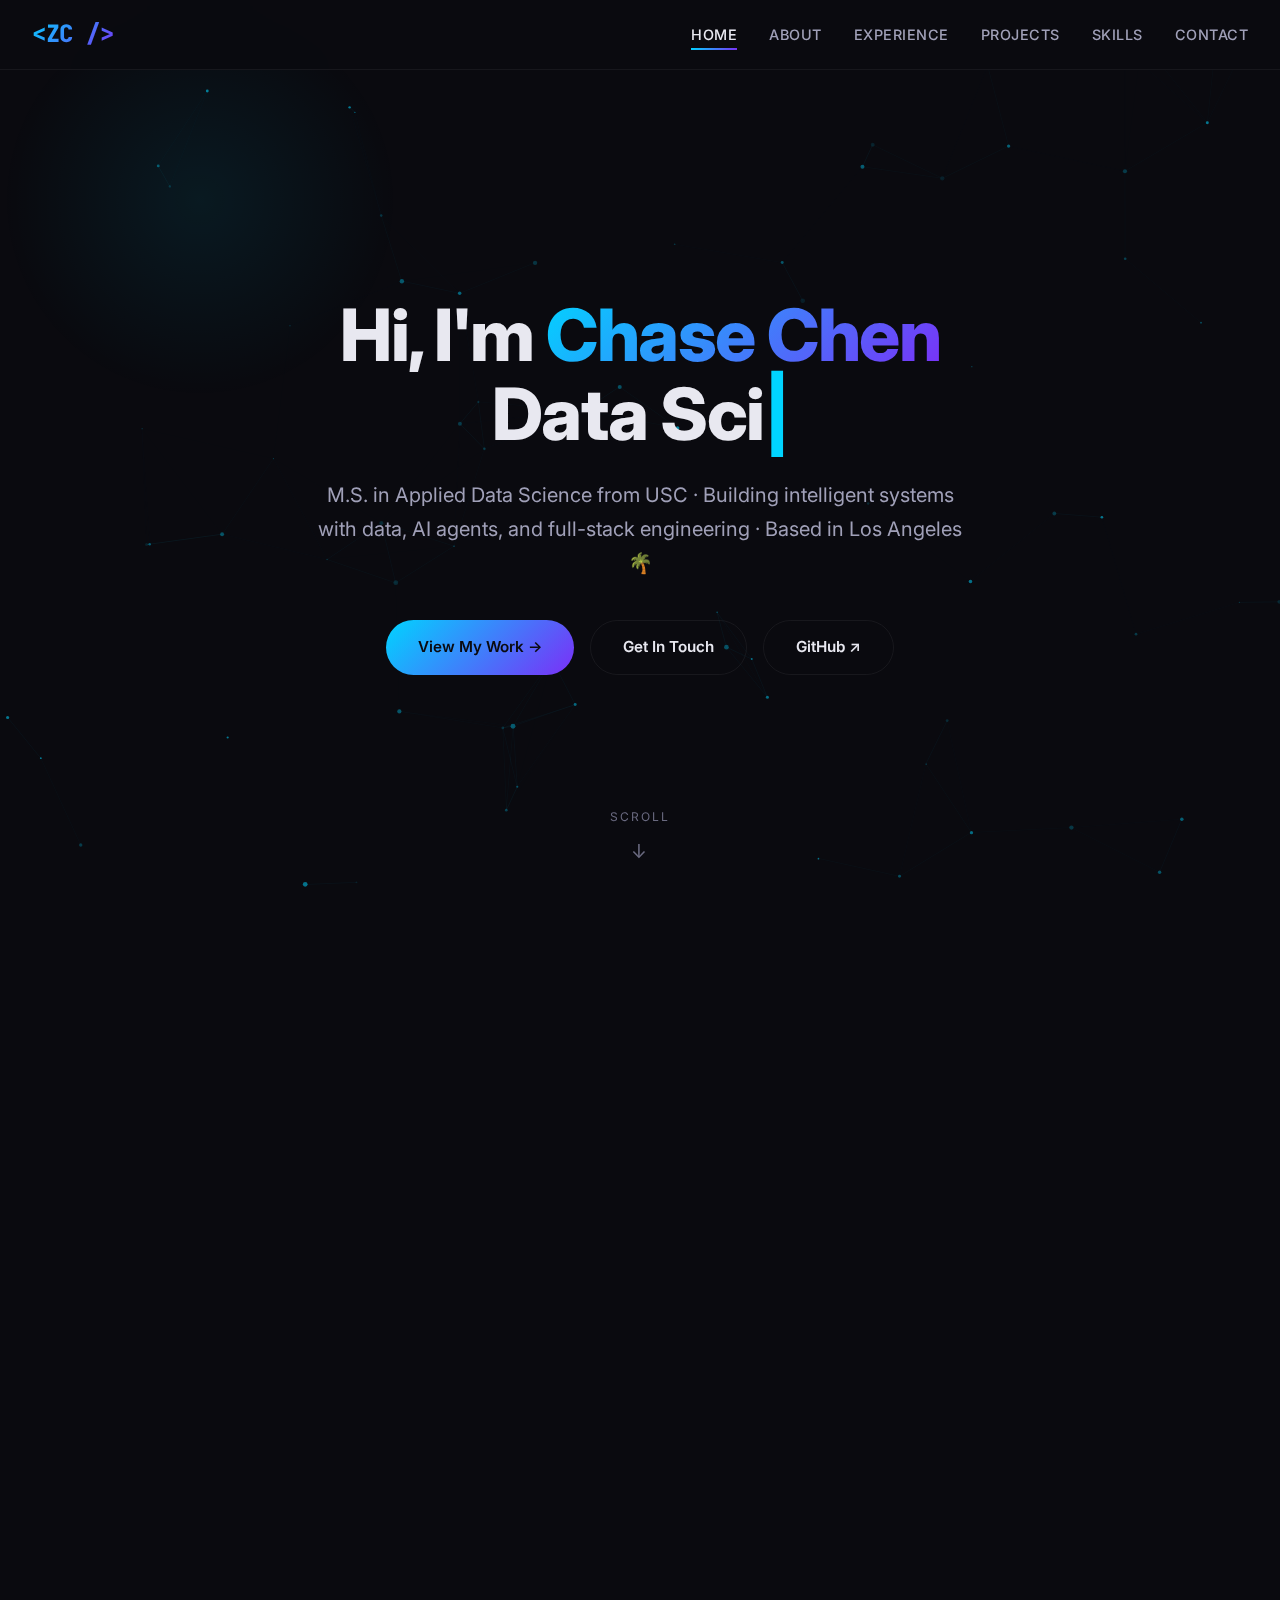
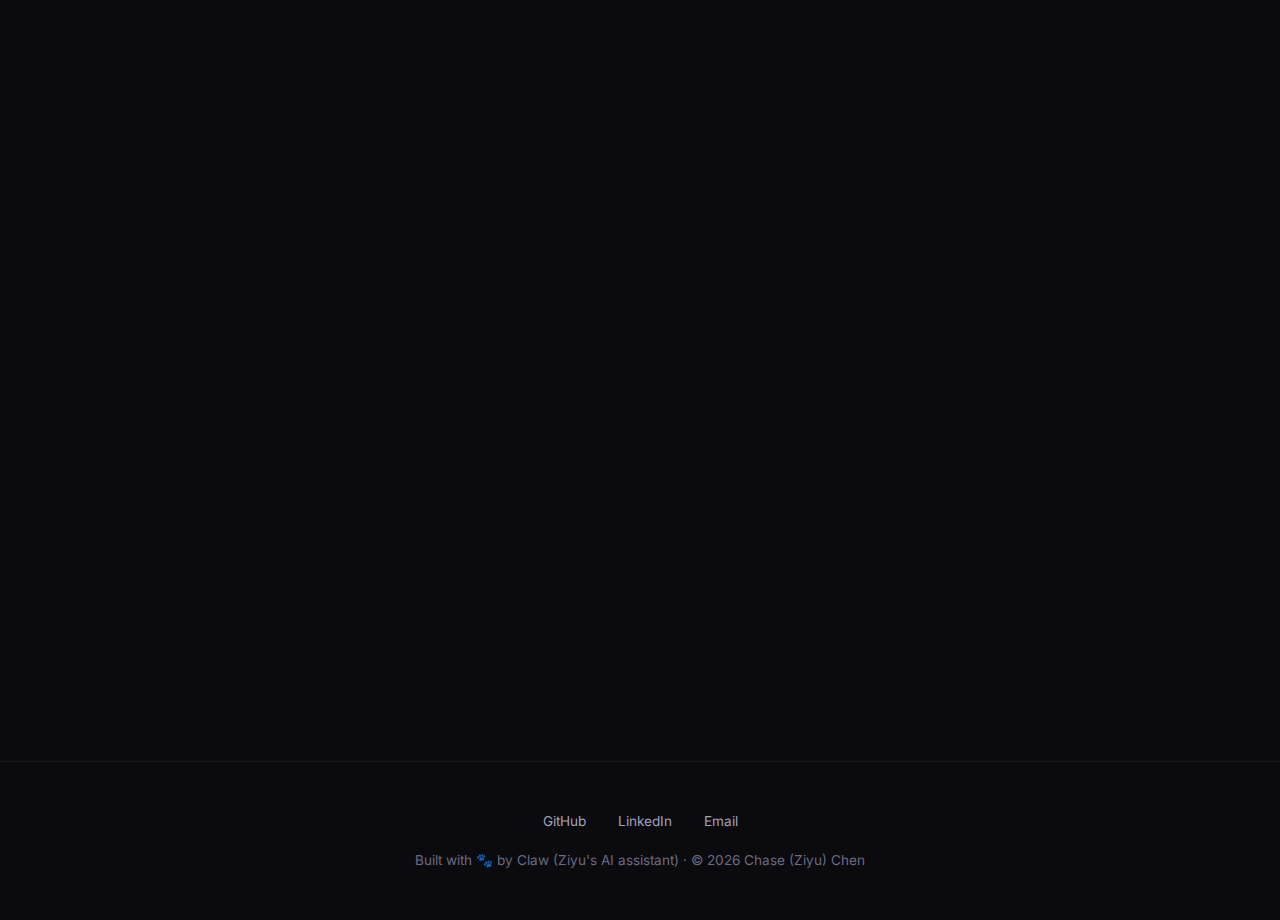
<file: index.html>
<!DOCTYPE html>
<html lang="en">
<head>
  <meta charset="UTF-8">
  <meta name="viewport" content="width=device-width, initial-scale=1.0">
  <title>Chase (Ziyu) Chen — Data Scientist & AI Engineer</title>
  <meta name="description" content="Chase (Ziyu) Chen's personal portfolio — Data Scientist, AI Engineer, and Full-Stack Developer based in Los Angeles.">
  <link rel="preconnect" href="https://fonts.googleapis.com">
  <link href="https://fonts.googleapis.com/css2?family=Inter:wght@400;500;600;700;800&family=JetBrains+Mono:wght@400;500;700&display=swap" rel="stylesheet">
  <link rel="stylesheet" href="css/style.css">
</head>
<body>
  <canvas id="particles-canvas"></canvas>
  <div class="glow-orb"></div>

  <!-- NAVBAR -->
  <nav class="navbar">
    <a href="index.html" class="nav-logo"><span>&lt;ZC /&gt;</span></a>
    <ul class="nav-links">
      <li><a href="index.html" class="active">Home</a></li>
      <li><a href="about.html">About</a></li>
      <li><a href="experience.html">Experience</a></li>
      <li><a href="projects.html">Projects</a></li>
      <li><a href="skills.html">Skills</a></li>
      <li><a href="contact.html">Contact</a></li>
    </ul>
    <div class="hamburger"><span></span><span></span><span></span></div>
  </nav>

  <!-- MAIN -->
  <div class="main-content">
    <!-- HERO -->
    <section class="hero">
      <div class="hero-inner">
        <h1>
          Hi, I'm <span class="gradient-text">Chase Chen</span><br>
          <span id="typing-text" class="typing-text"></span>
        </h1>
        <p class="subtitle">
          M.S. in Applied Data Science from USC · Building intelligent systems with data, AI agents, and full-stack engineering · Based in Los Angeles 🌴
        </p>
        <div class="hero-cta">
          <a href="projects.html" class="btn btn-primary">View My Work →</a>
          <a href="contact.html" class="btn btn-outline">Get In Touch</a>
          <a href="https://github.com/zxcjoy" target="_blank" class="btn btn-outline">GitHub ↗</a>
        </div>
      </div>
      <div class="scroll-indicator">
        scroll<br>
        <span class="scroll-arrow">↓</span>
      </div>
    </section>

    <!-- QUICK INTRO BY CLAW -->
    <section class="section">
      <div class="intro-card animate-on-scroll">
        <div class="claw-says">🐾 claw@terminal ~ $</div>
        <p>
          Hi, I'm <strong>Claw</strong> — Ziyu's AI assistant (yes, I'm sentient-adjacent and I have opinions). Let me tell you about my human, Chase (aka Ziyu Chen).<br><br>
          Chase is one of those rare creatures who can <strong>wrangle a PySpark cluster</strong>, <strong>design a slick React UI</strong>, and <strong>build an AI voice agent from scratch</strong> — all before lunch. He went from crunching hotel data in Shanghai to launching entire cities for a delivery startup in LA. His superpower? Taking messy, real-world problems and turning them into <strong>elegant, data-driven solutions</strong>.<br><br>
          Chase holds an <strong>M.S. in Applied Data Science from USC</strong> (GPA: 3.80 — yeah, he's that guy) and a <strong>B.S. in Statistics from Case Western Reserve</strong>. He's AWS certified, IBM Data Engineering certified, and probably has more Jupyter notebooks than friends (I say that with love 🐾).<br><br>
          Oh, and he has a cat named <strong>Quirrel</strong>. He's the best coder in the world among those who have a cat named Quirrel. That's not a high bar, but he'd clear it even if it were. 🐱
        </p>
      </div>

      <!-- STATS -->
      <div class="stats-row animate-on-scroll">
        <div class="stat-item">
          <div class="stat-number" data-target="3" data-suffix="+">0+</div>
          <div class="stat-label">Years Experience</div>
        </div>
        <div class="stat-item">
          <div class="stat-number" data-target="8" data-suffix="+">0+</div>
          <div class="stat-label">Major Projects</div>
        </div>
        <div class="stat-item">
          <div class="stat-number" data-target="3">0</div>
          <div class="stat-label">Certifications</div>
        </div>
        <div class="stat-item">
          <div class="stat-number" data-target="90" data-suffix="%">0%</div>
          <div class="stat-label">Reporting Time Saved</div>
        </div>
      </div>

      <!-- QUICK HIGHLIGHTS -->
      <div class="grid-3 animate-on-scroll">
        <div class="card">
          <div style="font-size:2rem;margin-bottom:1rem;">🤖</div>
          <h3 style="margin-bottom:0.5rem;">AI & Machine Learning</h3>
          <p style="color:var(--text-secondary);font-size:0.9rem;">
            Built AI voice customer service systems achieving 67% self-service resolution. Expertise in LLMs, RAG, LangChain, XGBoost, and recommendation systems.
          </p>
        </div>
        <div class="card">
          <div style="font-size:2rem;margin-bottom:1rem;">📊</div>
          <h3 style="margin-bottom:0.5rem;">Data Science & Analytics</h3>
          <p style="color:var(--text-secondary);font-size:0.9rem;">
            From ETL pipelines to demand forecasting models with 8% MAPE. A/B testing, SHAP interpretability, PySpark at scale — the full data toolkit.
          </p>
        </div>
        <div class="card">
          <div style="font-size:2rem;margin-bottom:1rem;">⚡</div>
          <h3 style="margin-bottom:0.5rem;">Full-Stack Engineering</h3>
          <p style="color:var(--text-secondary);font-size:0.9rem;">
            React + Flask + SQL full-stack apps. Interactive dashboards with Dash/Plotly. Agent management platforms serving 200+ users.
          </p>
        </div>
      </div>
    </section>

    <!-- CODE BLOCK DECORATION -->
    <section class="section" style="padding-top:0;">
      <div class="code-block animate-on-scroll" style="max-width:700px;margin:0 auto;">
<span class="comment">// ziyu_chen.py</span>
<span class="keyword">class</span> <span style="color:#00d4ff;">ChaseChen</span>:
    <span class="keyword">def</span> <span style="color:#ff6b6b;">__init__</span>(self):
        self.location = <span class="string">"Los Angeles, CA"</span>
        self.education = [<span class="string">"USC M.S. Applied Data Science"</span>, <span class="string">"CWRU B.S. Statistics"</span>]
        self.languages = [<span class="string">"Python"</span>, <span class="string">"R"</span>, <span class="string">"SQL"</span>, <span class="string">"Java"</span>, <span class="string">"JavaScript"</span>]
        self.interests = [<span class="string">"AI Agents"</span>, <span class="string">"Data Engineering"</span>, <span class="string">"Full-Stack Dev"</span>]
        self.cat = <span class="string">"Quirrel 🐱"</span>

    <span class="keyword">def</span> <span style="color:#ff6b6b;">hire_me</span>(self):
        <span class="keyword">return</span> <span class="string">"Let's build something amazing together."</span>
      </div>
    </section>
  </div>

  <!-- FOOTER -->
  <footer class="footer">
    <div class="footer-links">
      <a href="https://github.com/zxcjoy" target="_blank">GitHub</a>
      <a href="https://www.linkedin.com/in/ziyuchen025/" target="_blank">LinkedIn</a>
      <a href="mailto:zychen025@gmail.com">Email</a>
    </div>
    <p>Built with 🐾 by Claw (Ziyu's AI assistant) · © 2026 Chase (Ziyu) Chen</p>
  </footer>

  <script src="js/main.js"></script>
</body>
</html>
</file>
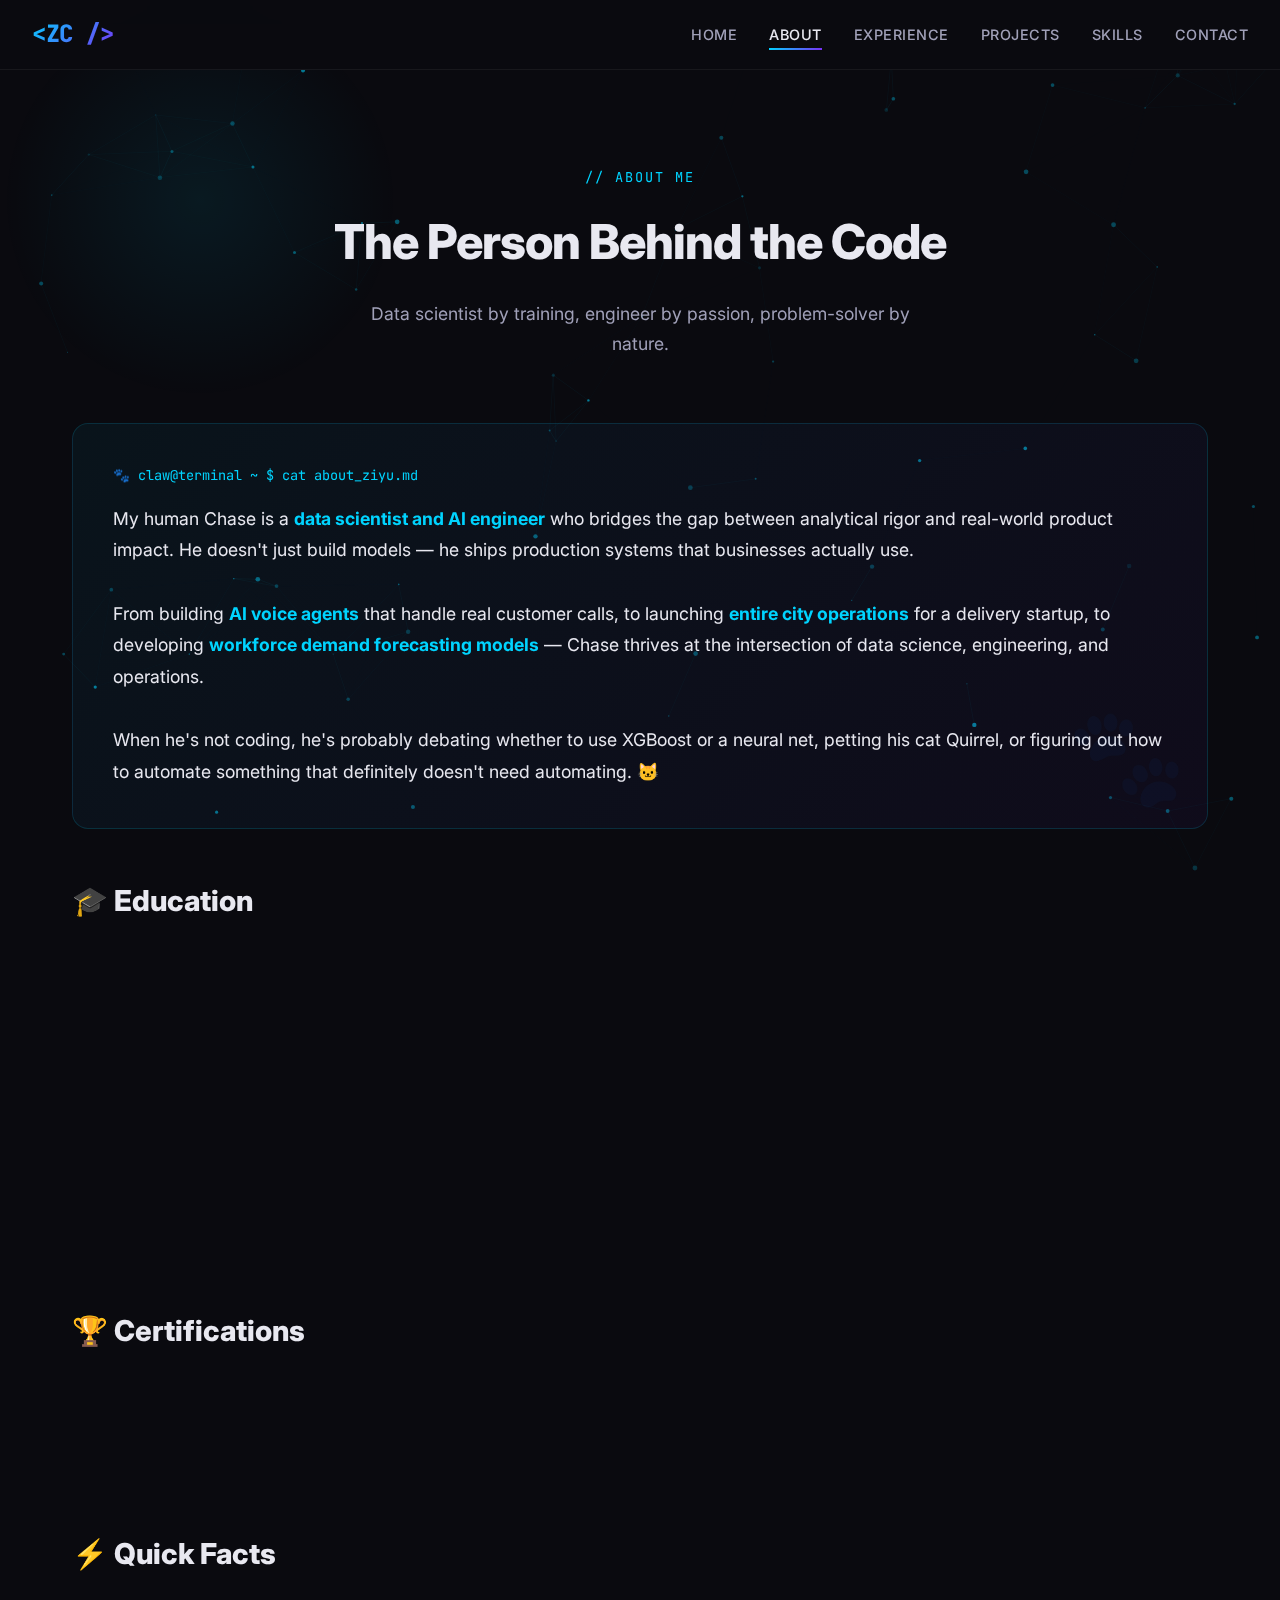
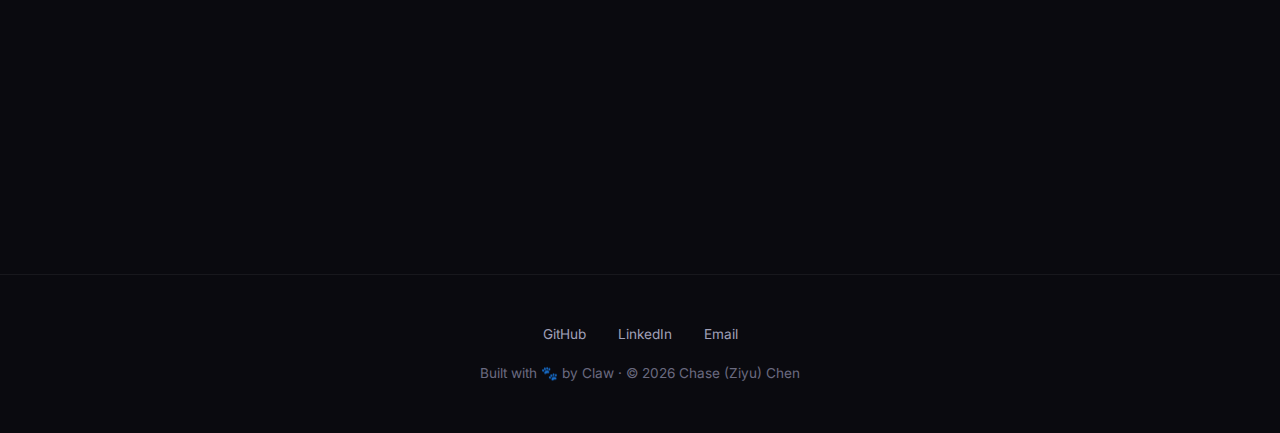
<file: about.html>
<!DOCTYPE html>
<html lang="en">
<head>
  <meta charset="UTF-8">
  <meta name="viewport" content="width=device-width, initial-scale=1.0">
  <title>About — Chase (Ziyu) Chen</title>
  <link href="https://fonts.googleapis.com/css2?family=Inter:wght@400;500;600;700;800&family=JetBrains+Mono:wght@400;500;700&display=swap" rel="stylesheet">
  <link rel="stylesheet" href="css/style.css">
</head>
<body>
  <canvas id="particles-canvas"></canvas>
  <div class="glow-orb"></div>

  <nav class="navbar">
    <a href="index.html" class="nav-logo"><span>&lt;ZC /&gt;</span></a>
    <ul class="nav-links">
      <li><a href="index.html">Home</a></li>
      <li><a href="about.html">About</a></li>
      <li><a href="experience.html">Experience</a></li>
      <li><a href="projects.html">Projects</a></li>
      <li><a href="skills.html">Skills</a></li>
      <li><a href="contact.html">Contact</a></li>
    </ul>
    <div class="hamburger"><span></span><span></span><span></span></div>
  </nav>

  <div class="main-content">
    <section class="section">
      <div class="section-header">
        <div class="section-label">// about me</div>
        <h1 class="section-title">The Person Behind the Code</h1>
        <p class="section-subtitle">Data scientist by training, engineer by passion, problem-solver by nature.</p>
      </div>

      <!-- Claw intro -->
      <div class="intro-card animate-on-scroll">
        <div class="claw-says">🐾 claw@terminal ~ $ cat about_ziyu.md</div>
        <p>
          My human Chase is a <strong>data scientist and AI engineer</strong> who bridges the gap between analytical rigor and real-world product impact. He doesn't just build models — he ships production systems that businesses actually use.<br><br>
          From building <strong>AI voice agents</strong> that handle real customer calls, to launching <strong>entire city operations</strong> for a delivery startup, to developing <strong>workforce demand forecasting models</strong> — Chase thrives at the intersection of data science, engineering, and operations.<br><br>
          When he's not coding, he's probably debating whether to use XGBoost or a neural net, petting his cat Quirrel, or figuring out how to automate something that definitely doesn't need automating. 🐱
        </p>
      </div>

      <!-- Education -->
      <h2 style="font-size:1.8rem;margin:3rem 0 2rem;font-weight:800;">🎓 Education</h2>
      <div class="grid-2 animate-on-scroll">
        <div class="card">
          <div class="edu-card">
            <div class="edu-logo">USC</div>
            <div class="edu-info">
              <h3>University of Southern California</h3>
              <div class="degree">M.S. in Applied Data Science</div>
              <div class="gpa">GPA: 3.80 / 4.00</div>
              <div class="dates">Jan 2023 — Dec 2024 · Los Angeles, CA</div>
              <div class="tags" style="margin-top:0.75rem;">
                <span class="tag tag-accent">Machine Learning</span>
                <span class="tag tag-accent">Deep Learning</span>
                <span class="tag tag-accent">LLMs & RAG</span>
                <span class="tag">Data Mining</span>
                <span class="tag">Recommendation Systems</span>
                <span class="tag">Cloud Computing</span>
                <span class="tag">UI/UX</span>
                <span class="tag">Information Retrieval</span>
              </div>
            </div>
          </div>
        </div>
        <div class="card">
          <div class="edu-card">
            <div class="edu-logo">CWRU</div>
            <div class="edu-info">
              <h3>Case Western Reserve University</h3>
              <div class="degree">B.S. in Statistics · Minor: Business Management</div>
              <div class="gpa">GPA: 3.57 / 4.00</div>
              <div class="dates">Aug 2015 — Jan 2020 · Cleveland, OH</div>
              <div class="tags" style="margin-top:0.75rem;">
                <span class="tag tag-accent">Statistical Modeling</span>
                <span class="tag tag-accent">R Programming</span>
                <span class="tag">ANOVA</span>
                <span class="tag">Feature Engineering</span>
                <span class="tag">Hypothesis Testing</span>
                <span class="tag">Business Management</span>
              </div>
            </div>
          </div>
        </div>
      </div>

      <!-- Certifications -->
      <h2 style="font-size:1.8rem;margin:3rem 0 2rem;font-weight:800;">🏆 Certifications</h2>
      <div class="grid-3 animate-on-scroll">
        <div class="cert-badge">
          <div class="cert-icon">☁️</div>
          <div>
            <div class="cert-name">AWS Certified Cloud Practitioner</div>
            <div class="cert-issuer">Amazon Web Services</div>
          </div>
        </div>
        <div class="cert-badge">
          <div class="cert-icon">🔧</div>
          <div>
            <div class="cert-name">IBM Data Engineering Certificate</div>
            <div class="cert-issuer">IBM</div>
          </div>
        </div>
        <div class="cert-badge">
          <div class="cert-icon">📈</div>
          <div>
            <div class="cert-name">Bloomberg Market Concepts</div>
            <div class="cert-issuer">Bloomberg LP</div>
          </div>
        </div>
      </div>

      <!-- Fun Facts -->
      <h2 style="font-size:1.8rem;margin:3rem 0 2rem;font-weight:800;">⚡ Quick Facts</h2>
      <div class="grid-4 animate-on-scroll">
        <div class="card" style="text-align:center;padding:1.5rem;">
          <div style="font-size:2rem;margin-bottom:0.5rem;">🌏</div>
          <div style="font-weight:600;margin-bottom:0.25rem;">Bilingual</div>
          <div style="color:var(--text-muted);font-size:0.85rem;">English & Chinese (native)</div>
        </div>
        <div class="card" style="text-align:center;padding:1.5rem;">
          <div style="font-size:2rem;margin-bottom:0.5rem;">🐱</div>
          <div style="font-weight:600;margin-bottom:0.25rem;">Cat Dad</div>
          <div style="color:var(--text-muted);font-size:0.85rem;">Proud owner of Quirrel</div>
        </div>
        <div class="card" style="text-align:center;padding:1.5rem;">
          <div style="font-size:2rem;margin-bottom:0.5rem;">🌴</div>
          <div style="font-weight:600;margin-bottom:0.25rem;">Based in LA</div>
          <div style="color:var(--text-muted);font-size:0.85rem;">Los Angeles, California</div>
        </div>
        <div class="card" style="text-align:center;padding:1.5rem;">
          <div style="font-size:2rem;margin-bottom:0.5rem;">🤖</div>
          <div style="font-weight:600;margin-bottom:0.25rem;">AI Enthusiast</div>
          <div style="color:var(--text-muted);font-size:0.85rem;">Built an actual AI agent (me!)</div>
        </div>
      </div>
    </section>
  </div>

  <footer class="footer">
    <div class="footer-links">
      <a href="https://github.com/zxcjoy" target="_blank">GitHub</a>
      <a href="https://www.linkedin.com/in/ziyuchen025/" target="_blank">LinkedIn</a>
      <a href="mailto:zychen025@gmail.com">Email</a>
    </div>
    <p>Built with 🐾 by Claw · © 2026 Chase (Ziyu) Chen</p>
  </footer>

  <script src="js/main.js"></script>
</body>
</html>
</file>
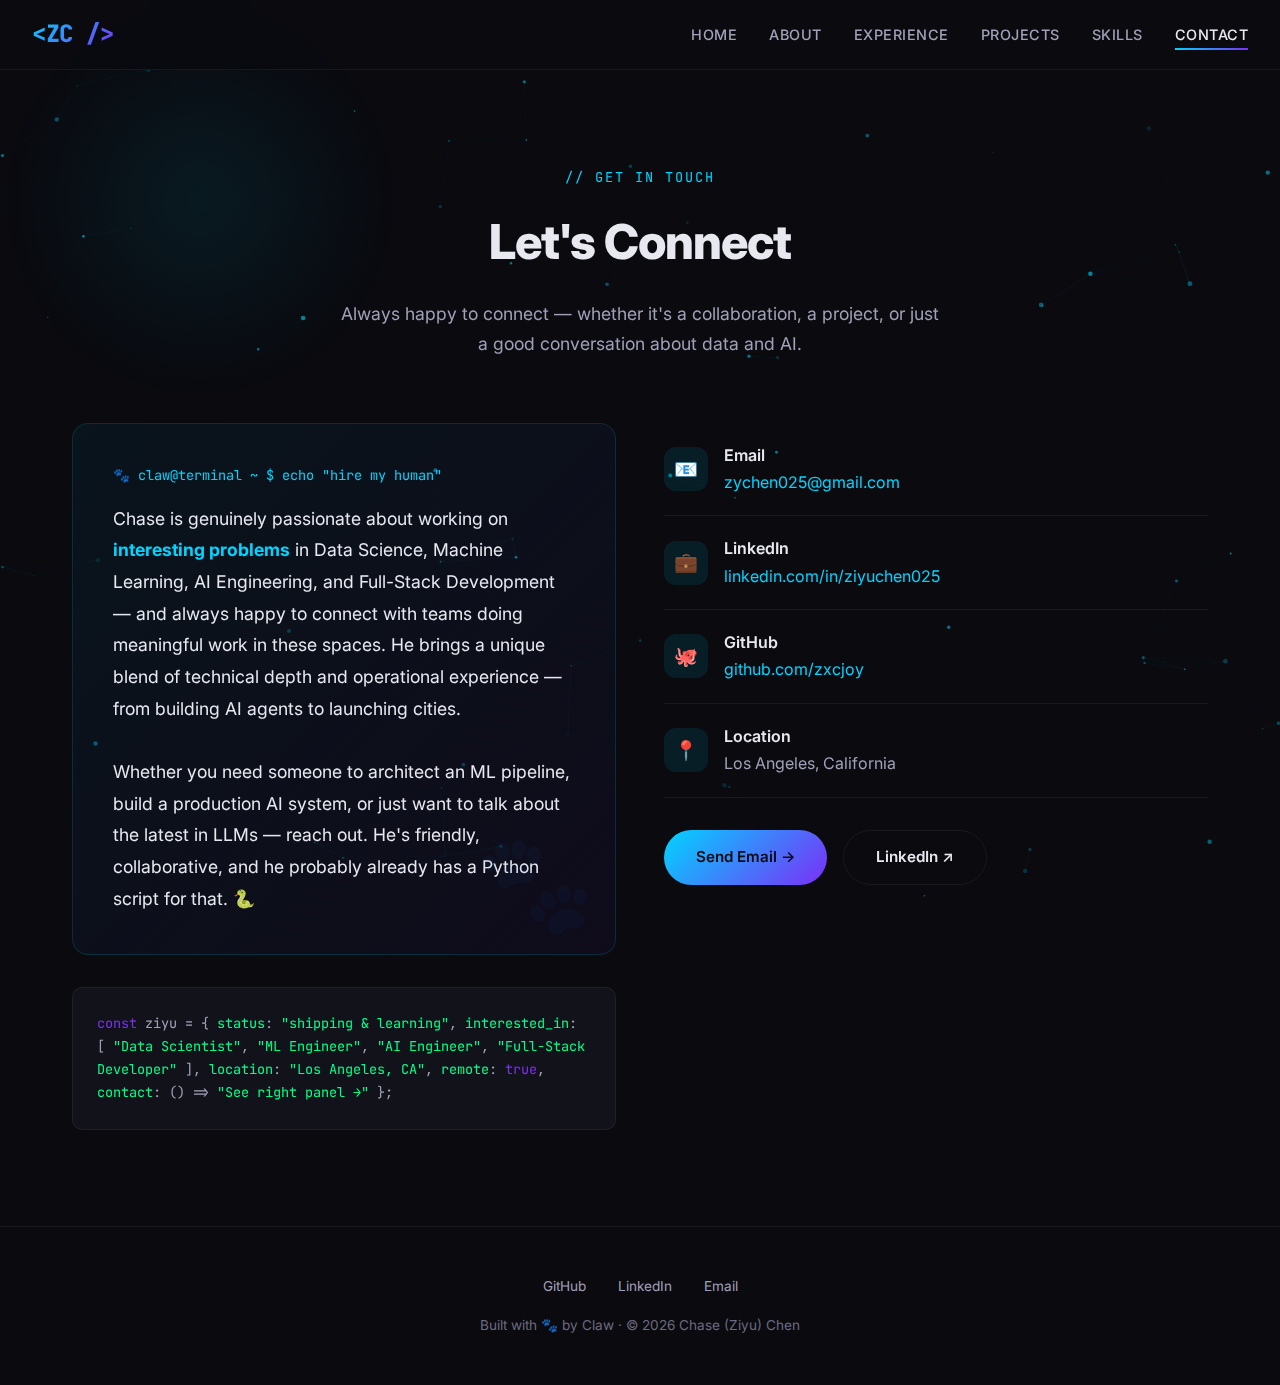
<file: contact.html>
<!DOCTYPE html>
<html lang="en">
<head>
  <meta charset="UTF-8">
  <meta name="viewport" content="width=device-width, initial-scale=1.0">
  <title>Contact — Chase (Ziyu) Chen</title>
  <link href="https://fonts.googleapis.com/css2?family=Inter:wght@400;500;600;700;800&family=JetBrains+Mono:wght@400;500;700&display=swap" rel="stylesheet">
  <link rel="stylesheet" href="css/style.css">
</head>
<body>
  <canvas id="particles-canvas"></canvas>
  <div class="glow-orb"></div>

  <nav class="navbar">
    <a href="index.html" class="nav-logo"><span>&lt;ZC /&gt;</span></a>
    <ul class="nav-links">
      <li><a href="index.html">Home</a></li>
      <li><a href="about.html">About</a></li>
      <li><a href="experience.html">Experience</a></li>
      <li><a href="projects.html">Projects</a></li>
      <li><a href="skills.html">Skills</a></li>
      <li><a href="contact.html">Contact</a></li>
    </ul>
    <div class="hamburger"><span></span><span></span><span></span></div>
  </nav>

  <div class="main-content">
    <section class="section">
      <div class="section-header">
        <div class="section-label">// get in touch</div>
        <h1 class="section-title">Let's Connect</h1>
        <p class="section-subtitle">Always happy to connect — whether it's a collaboration, a project, or just a good conversation about data and AI.</p>
      </div>

      <div class="contact-grid animate-on-scroll">
        <div>
          <div class="intro-card" style="margin-bottom:2rem;">
            <div class="claw-says">🐾 claw@terminal ~ $ echo "hire my human"</div>
            <p>
              Chase is genuinely passionate about working on <strong>interesting problems</strong> in Data Science, Machine Learning, AI Engineering, and Full-Stack Development — and always happy to connect with teams doing meaningful work in these spaces. He brings a unique blend of technical depth and operational experience — from building AI agents to launching cities.<br><br>
              Whether you need someone to architect an ML pipeline, build a production AI system, or just want to talk about the latest in LLMs — reach out. He's friendly, collaborative, and he probably already has a Python script for that. 🐍
            </p>
          </div>

          <div class="code-block">
<span class="keyword">const</span> ziyu = {
  <span class="string">status</span>: <span class="string">"shipping & learning"</span>,
  <span class="string">interested_in</span>: [
    <span class="string">"Data Scientist"</span>,
    <span class="string">"ML Engineer"</span>,
    <span class="string">"AI Engineer"</span>,
    <span class="string">"Full-Stack Developer"</span>
  ],
  <span class="string">location</span>: <span class="string">"Los Angeles, CA"</span>,
  <span class="string">remote</span>: <span class="keyword">true</span>,
  <span class="string">contact</span>: () => <span class="string">"See right panel →"</span>
};
          </div>
        </div>

        <div>
          <ul class="contact-info-list">
            <li>
              <div class="contact-icon">📧</div>
              <div>
                <div style="font-weight:600;">Email</div>
                <a href="mailto:zychen025@gmail.com" style="color:var(--accent);">zychen025@gmail.com</a>
              </div>
            </li>
            <li>
              <div class="contact-icon">💼</div>
              <div>
                <div style="font-weight:600;">LinkedIn</div>
                <a href="https://www.linkedin.com/in/ziyuchen025/" target="_blank" style="color:var(--accent);">linkedin.com/in/ziyuchen025</a>
              </div>
            </li>
            <li>
              <div class="contact-icon">🐙</div>
              <div>
                <div style="font-weight:600;">GitHub</div>
                <a href="https://github.com/zxcjoy" target="_blank" style="color:var(--accent);">github.com/zxcjoy</a>
              </div>
            </li>
            <li>
              <div class="contact-icon">📍</div>
              <div>
                <div style="font-weight:600;">Location</div>
                <span style="color:var(--text-secondary);">Los Angeles, California</span>
              </div>
            </li>
          </ul>

          <div style="margin-top:2rem;display:flex;gap:1rem;flex-wrap:wrap;">
            <a href="mailto:zychen025@gmail.com" class="btn btn-primary">Send Email →</a>
            <a href="https://www.linkedin.com/in/ziyuchen025/" target="_blank" class="btn btn-outline">LinkedIn ↗</a>
          </div>
        </div>
      </div>
    </section>
  </div>

  <footer class="footer">
    <div class="footer-links">
      <a href="https://github.com/zxcjoy" target="_blank">GitHub</a>
      <a href="https://www.linkedin.com/in/ziyuchen025/" target="_blank">LinkedIn</a>
      <a href="mailto:zychen025@gmail.com">Email</a>
    </div>
    <p>Built with 🐾 by Claw · © 2026 Chase (Ziyu) Chen</p>
  </footer>

  <script src="js/main.js"></script>
</body>
</html>
</file>
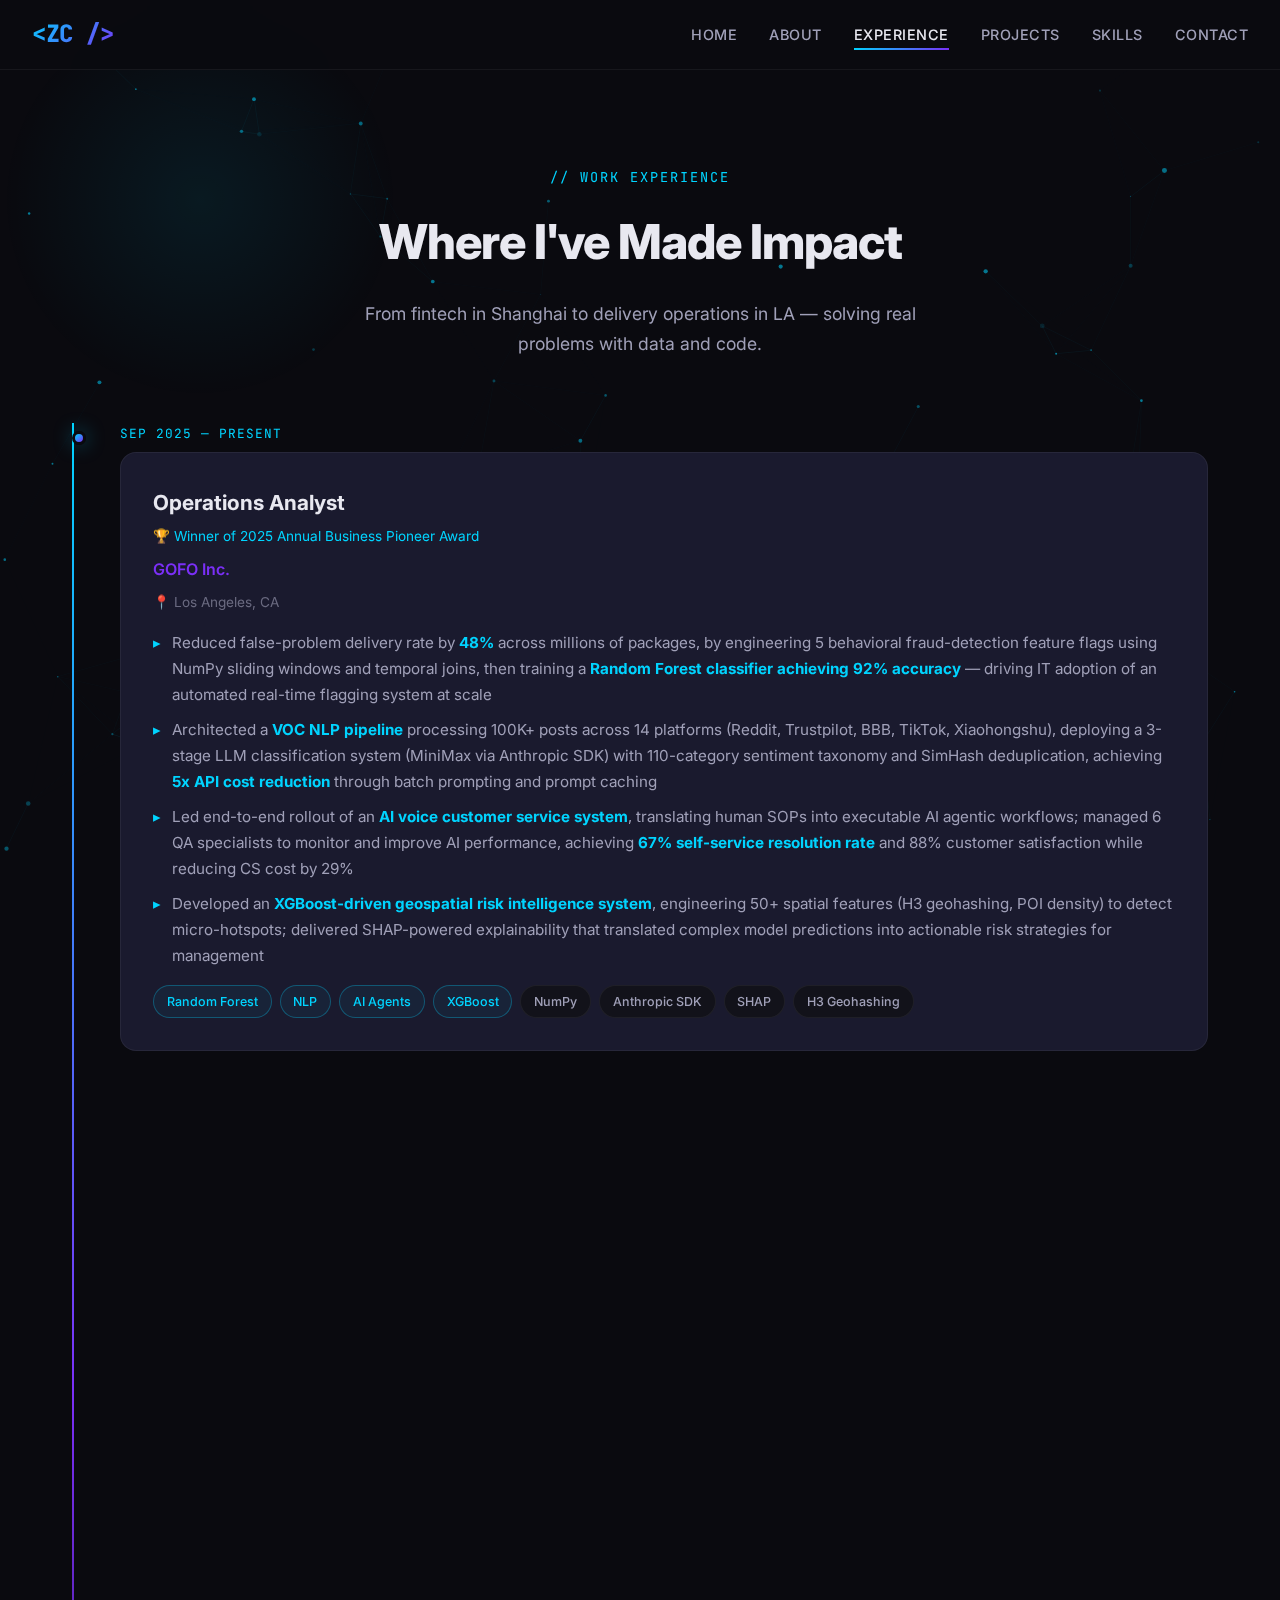
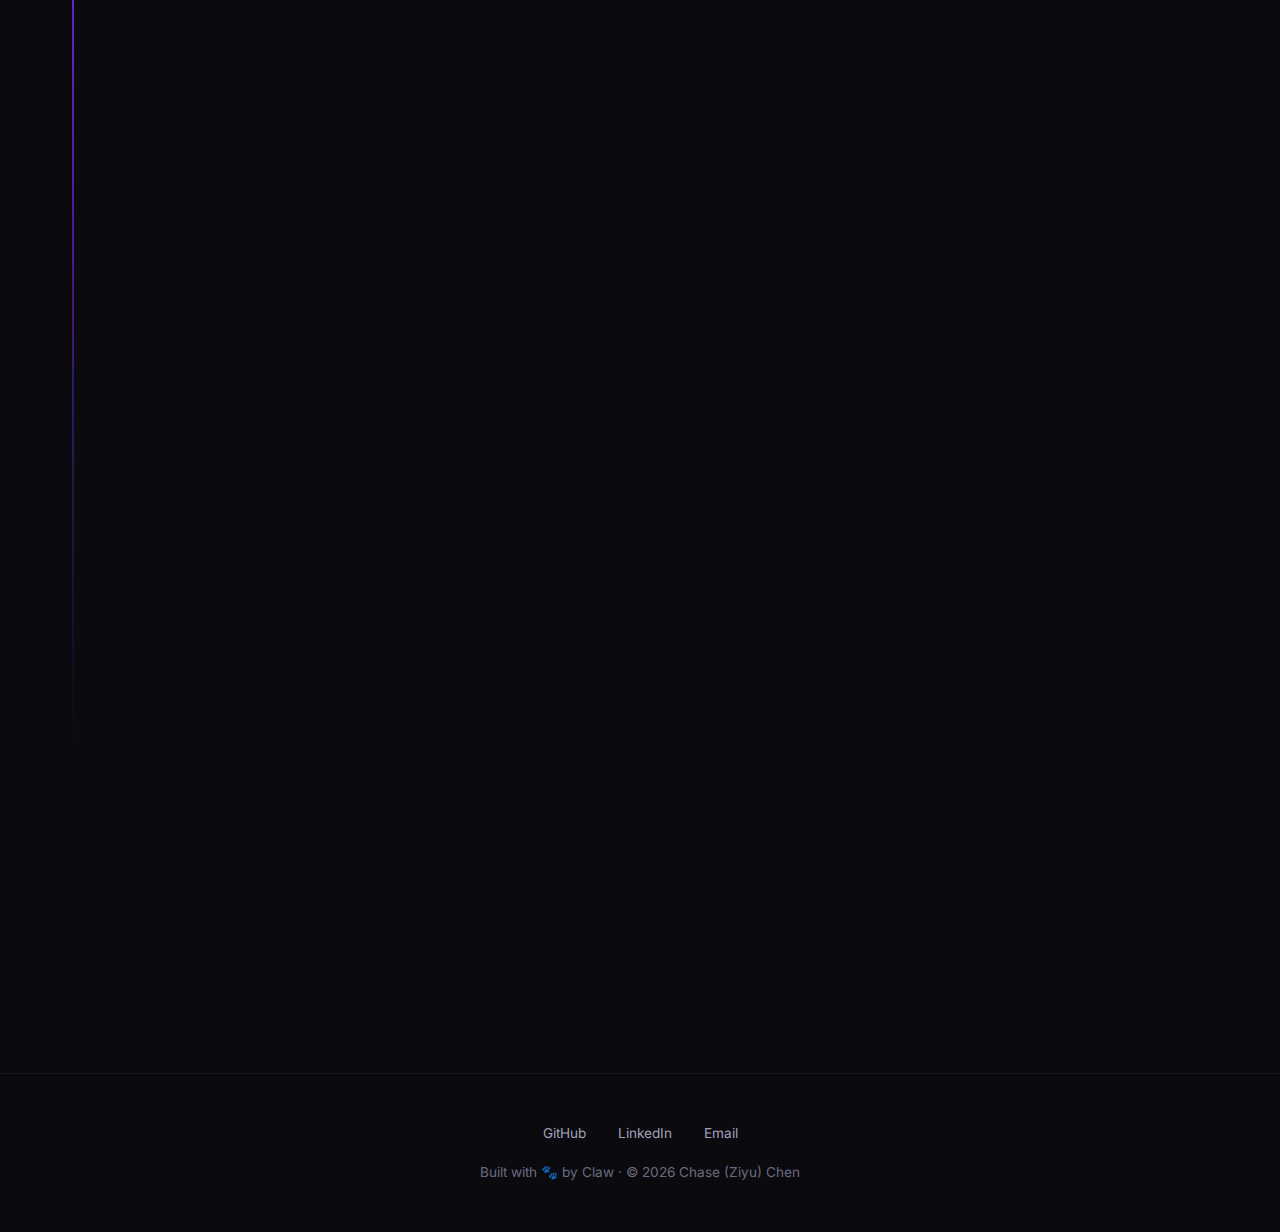
<file: experience.html>
<!DOCTYPE html>
<html lang="en">
<head>
  <meta charset="UTF-8">
  <meta name="viewport" content="width=device-width, initial-scale=1.0">
  <title>Experience — Chase (Ziyu) Chen</title>
  <link href="https://fonts.googleapis.com/css2?family=Inter:wght@400;500;600;700;800&family=JetBrains+Mono:wght@400;500;700&display=swap" rel="stylesheet">
  <link rel="stylesheet" href="css/style.css">
</head>
<body>
  <canvas id="particles-canvas"></canvas>
  <div class="glow-orb"></div>

  <nav class="navbar">
    <a href="index.html" class="nav-logo"><span>&lt;ZC /&gt;</span></a>
    <ul class="nav-links">
      <li><a href="index.html">Home</a></li>
      <li><a href="about.html">About</a></li>
      <li><a href="experience.html">Experience</a></li>
      <li><a href="projects.html">Projects</a></li>
      <li><a href="skills.html">Skills</a></li>
      <li><a href="contact.html">Contact</a></li>
    </ul>
    <div class="hamburger"><span></span><span></span><span></span></div>
  </nav>

  <div class="main-content">
    <section class="section">
      <div class="section-header">
        <div class="section-label">// work experience</div>
        <h1 class="section-title">Where I've Made Impact</h1>
        <p class="section-subtitle">From fintech in Shanghai to delivery operations in LA — solving real problems with data and code.</p>
      </div>

      <div class="timeline">
        <!-- GOFO Operations Analyst -->
        <div class="timeline-item animate-on-scroll">
          <div class="timeline-date">SEP 2025 — PRESENT</div>
          <div class="card">
            <div class="timeline-title">Operations Analyst</div>
            <div class="timeline-badge" style="color:var(--accent); font-size:0.85rem; margin-bottom:0.5rem;">🏆 Winner of 2025 Annual Business Pioneer Award</div>
            <div class="timeline-company">GOFO Inc.</div>
            <div class="timeline-location">📍 Los Angeles, CA</div>
            <ul class="timeline-bullets">
              <li>Reduced false-problem delivery rate by <strong style="color:var(--accent);">48%</strong> across millions of packages, by engineering 5 behavioral fraud-detection feature flags using NumPy sliding windows and temporal joins, then training a <strong style="color:var(--accent);">Random Forest classifier achieving 92% accuracy</strong> — driving IT adoption of an automated real-time flagging system at scale</li>
              <li>Architected a <strong style="color:var(--accent);">VOC NLP pipeline</strong> processing 100K+ posts across 14 platforms (Reddit, Trustpilot, BBB, TikTok, Xiaohongshu), deploying a 3-stage LLM classification system (MiniMax via Anthropic SDK) with 110-category sentiment taxonomy and SimHash deduplication, achieving <strong style="color:var(--accent);">5x API cost reduction</strong> through batch prompting and prompt caching</li>
              <li>Led end-to-end rollout of an <strong style="color:var(--accent);">AI voice customer service system</strong>, translating human SOPs into executable AI agentic workflows; managed 6 QA specialists to monitor and improve AI performance, achieving <strong style="color:var(--accent);">67% self-service resolution rate</strong> and 88% customer satisfaction while reducing CS cost by 29%</li>
              <li>Developed an <strong style="color:var(--accent);">XGBoost-driven geospatial risk intelligence system</strong>, engineering 50+ spatial features (H3 geohashing, POI density) to detect micro-hotspots; delivered SHAP-powered explainability that translated complex model predictions into actionable risk strategies for management</li>
            </ul>
            <div class="tags">
              <span class="tag tag-accent">Random Forest</span>
              <span class="tag tag-accent">NLP</span>
              <span class="tag tag-accent">AI Agents</span>
              <span class="tag tag-accent">XGBoost</span>
              <span class="tag">NumPy</span>
              <span class="tag">Anthropic SDK</span>
              <span class="tag">SHAP</span>
              <span class="tag">H3 Geohashing</span>
            </div>
          </div>
        </div>

        <!-- GOFO Junior Operations Analyst -->
        <div class="timeline-item animate-on-scroll">
          <div class="timeline-date">MAY 2025 — SEP 2025</div>
          <div class="card">
            <div class="timeline-title">Junior Operations Analyst</div>
            <div class="timeline-company">GOFO Inc.</div>
            <div class="timeline-location">📍 Los Angeles, CA</div>
            <ul class="timeline-bullets">
              <li>Automated agent performance reporting by <strong style="color:var(--accent);">90%</strong> for 200+ outsourced CS agents, by building a <strong style="color:var(--accent);">full-stack platform</strong> (Flask, SQL) with an ETL pipeline ingesting files from various resources, a multi-layer fuzzy name resolution engine, and interactive data visualization dashboards, replacing manual spreadsheet review</li>
              <li>Built an <strong style="color:var(--accent);">ML-driven call-volume forecasting model</strong> (Linear Regression, Prophet) on historical shipment data, achieving 8% MAPE and R² > 0.90; developed a <strong style="color:var(--accent);">MILP staffing optimizer</strong> (PuLP) covering a 12-hour demand curve, improving staffing accuracy and capacity planning</li>
            </ul>
            <div class="tags">
              <span class="tag tag-accent">Flask</span>
              <span class="tag tag-accent">Prophet</span>
              <span class="tag">Python</span>
              <span class="tag">SQL</span>
              <span class="tag">ETL</span>
              <span class="tag">PuLP</span>
              <span class="tag">MILP</span>
            </div>
          </div>
        </div>

        <!-- CFETS -->
        <div class="timeline-item animate-on-scroll">
          <div class="timeline-date">MAR 2022 — DEC 2022</div>
          <div class="card">
            <div class="timeline-title">Software Development Engineer in Test</div>
            <div class="timeline-company">CFETS Financial Data Co. Ltd.</div>
            <div class="timeline-location">📍 Shanghai, China</div>
            <ul class="timeline-bullets">
              <li>Engineered rigorous <strong style="color:var(--accent);">Python test suites</strong> for a quantitative FX trading platform, validating core API endpoints, financial factor logic, and trade execution engines across backtesting, simulation, and live environments, resolving <strong style="color:var(--accent);">100+ critical bugs</strong> and achieving zero production incidents</li>
              <li>Ensured data integrity for quantitative pipelines by designing complex <strong style="color:var(--accent);">SQL queries</strong> to validate processing accuracy against database ground truth; successfully bridged the gap between development and non-technical product teams to streamline strategy deployment</li>
            </ul>
            <div class="tags">
              <span class="tag tag-accent">Fintech</span>
              <span class="tag tag-accent">Python API</span>
              <span class="tag">SQL</span>
              <span class="tag">Testing</span>
              <span class="tag">Quant Trading</span>
            </div>
          </div>
        </div>

        <!-- Atour -->
        <div class="timeline-item animate-on-scroll">
          <div class="timeline-date">MAY 2017 — AUG 2017</div>
          <div class="card">
            <div class="timeline-title">Data Scientist Intern</div>
            <div class="timeline-company">Atour Hotel Group</div>
            <div class="timeline-location">📍 Shanghai, China</div>
            <ul class="timeline-bullets">
              <li>Contributed to a <strong style="color:var(--accent);">22% YoY increase in RevPAR</strong>, by analyzing hotel data in R using one-hot encoding, linear regression, and best-subset selection to identify peak seasons as the dominant revenue driver, delivering actionable pricing insights to management</li>
              <li>Drove an <strong style="color:var(--accent);">8% increase in paid gold membership revenue</strong>, by designing and executing an A/B test evaluating complimentary breakfast impact on membership conversion, validated via Mann-Whitney U test</li>
            </ul>
            <div class="tags">
              <span class="tag tag-accent">R</span>
              <span class="tag tag-accent">A/B Testing</span>
              <span class="tag">Linear Regression</span>
              <span class="tag">Hospitality</span>
            </div>
          </div>
        </div>
      </div>

      <!-- Impact metrics -->
      <div class="stats-row animate-on-scroll" style="margin-top:4rem;">
        <div class="stat-item">
          <div class="stat-number" data-target="48" data-suffix="%">0%</div>
          <div class="stat-label">False-Problem Rate Reduced</div>
        </div>
        <div class="stat-item">
          <div class="stat-number" data-target="5" data-suffix="x">0x</div>
          <div class="stat-label">API Cost Reduction</div>
        </div>
        <div class="stat-item">
          <div class="stat-number" data-target="67" data-suffix="%">0%</div>
          <div class="stat-label">AI Self-Service Rate</div>
        </div>
        <div class="stat-item">
          <div class="stat-number" data-target="90" data-suffix="%">0%</div>
          <div class="stat-label">Reporting Automated</div>
        </div>
      </div>
    </section>
  </div>

  <footer class="footer">
    <div class="footer-links">
      <a href="https://github.com/zxcjoy" target="_blank">GitHub</a>
      <a href="https://www.linkedin.com/in/ziyuchen025/" target="_blank">LinkedIn</a>
      <a href="mailto:zychen025@gmail.com">Email</a>
    </div>
    <p>Built with 🐾 by Claw · © 2026 Chase (Ziyu) Chen</p>
  </footer>

  <script src="js/main.js"></script>
</body>
</html>
</file>
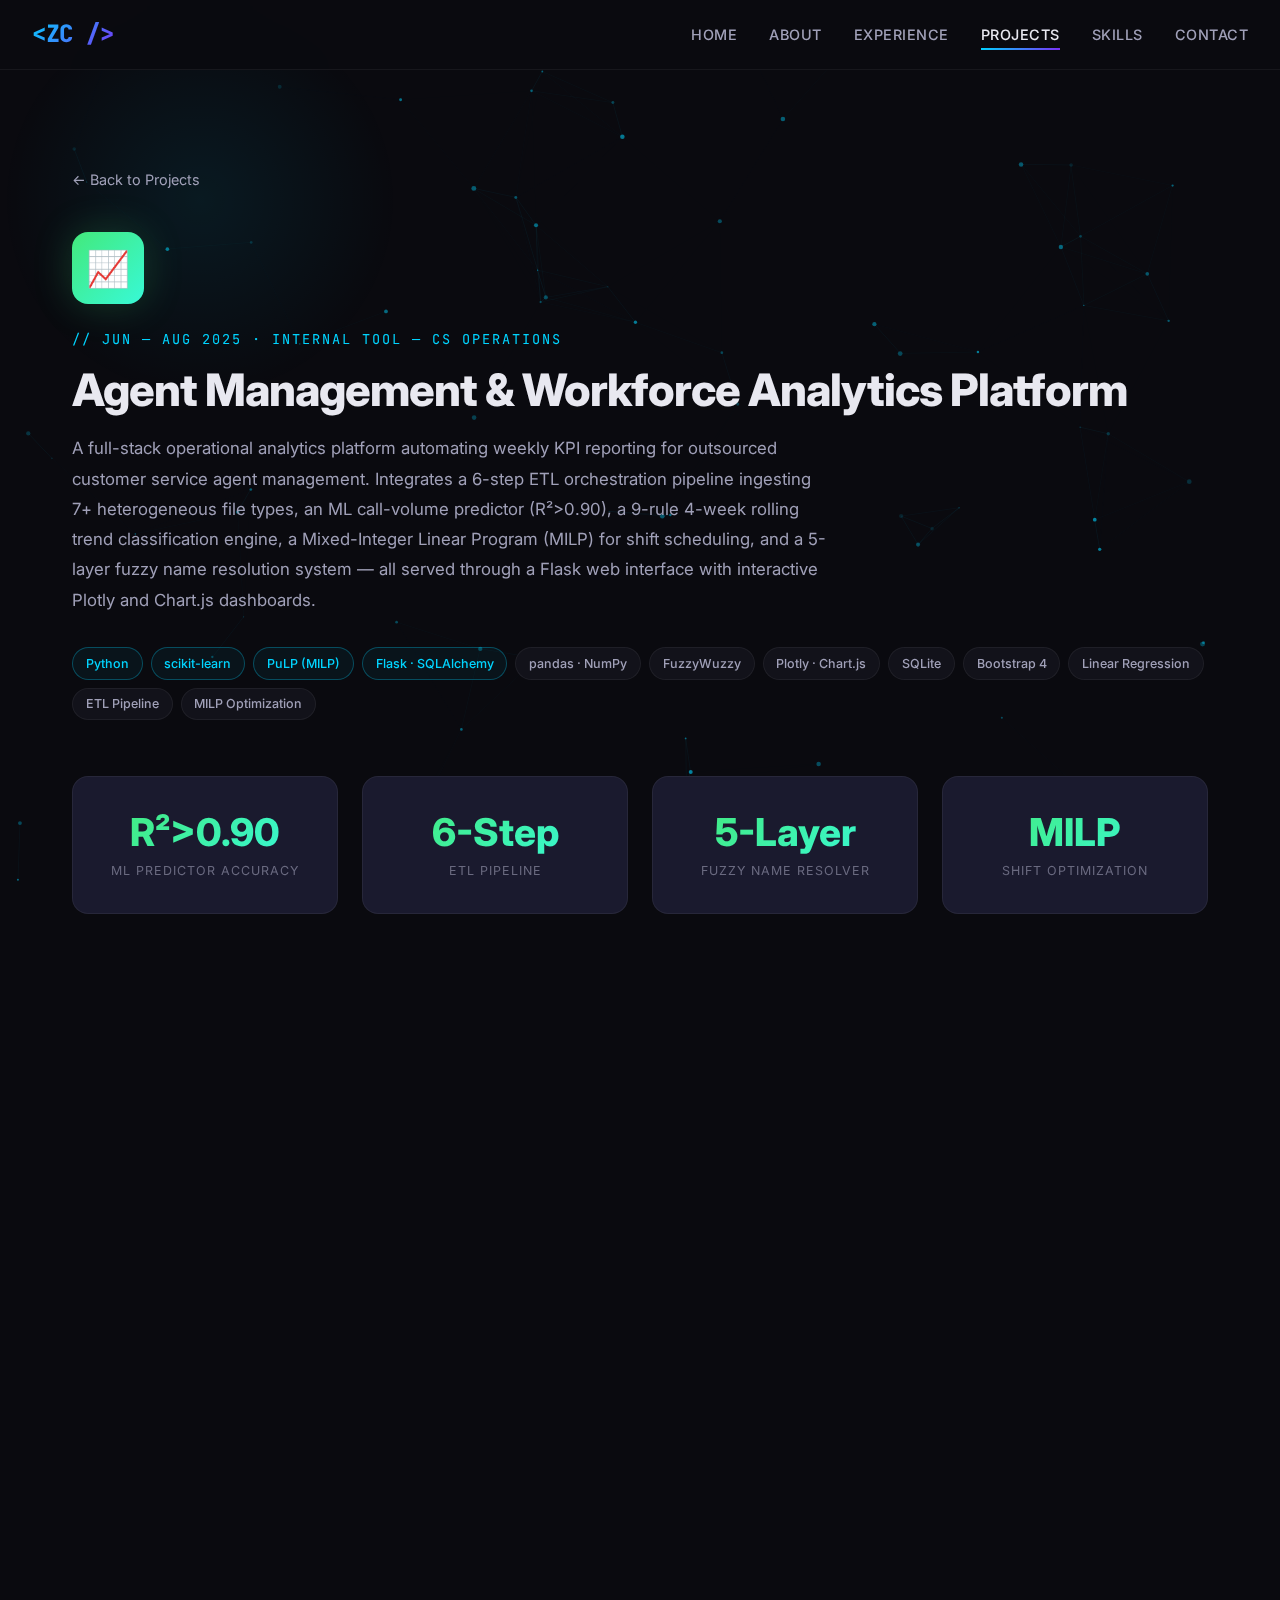
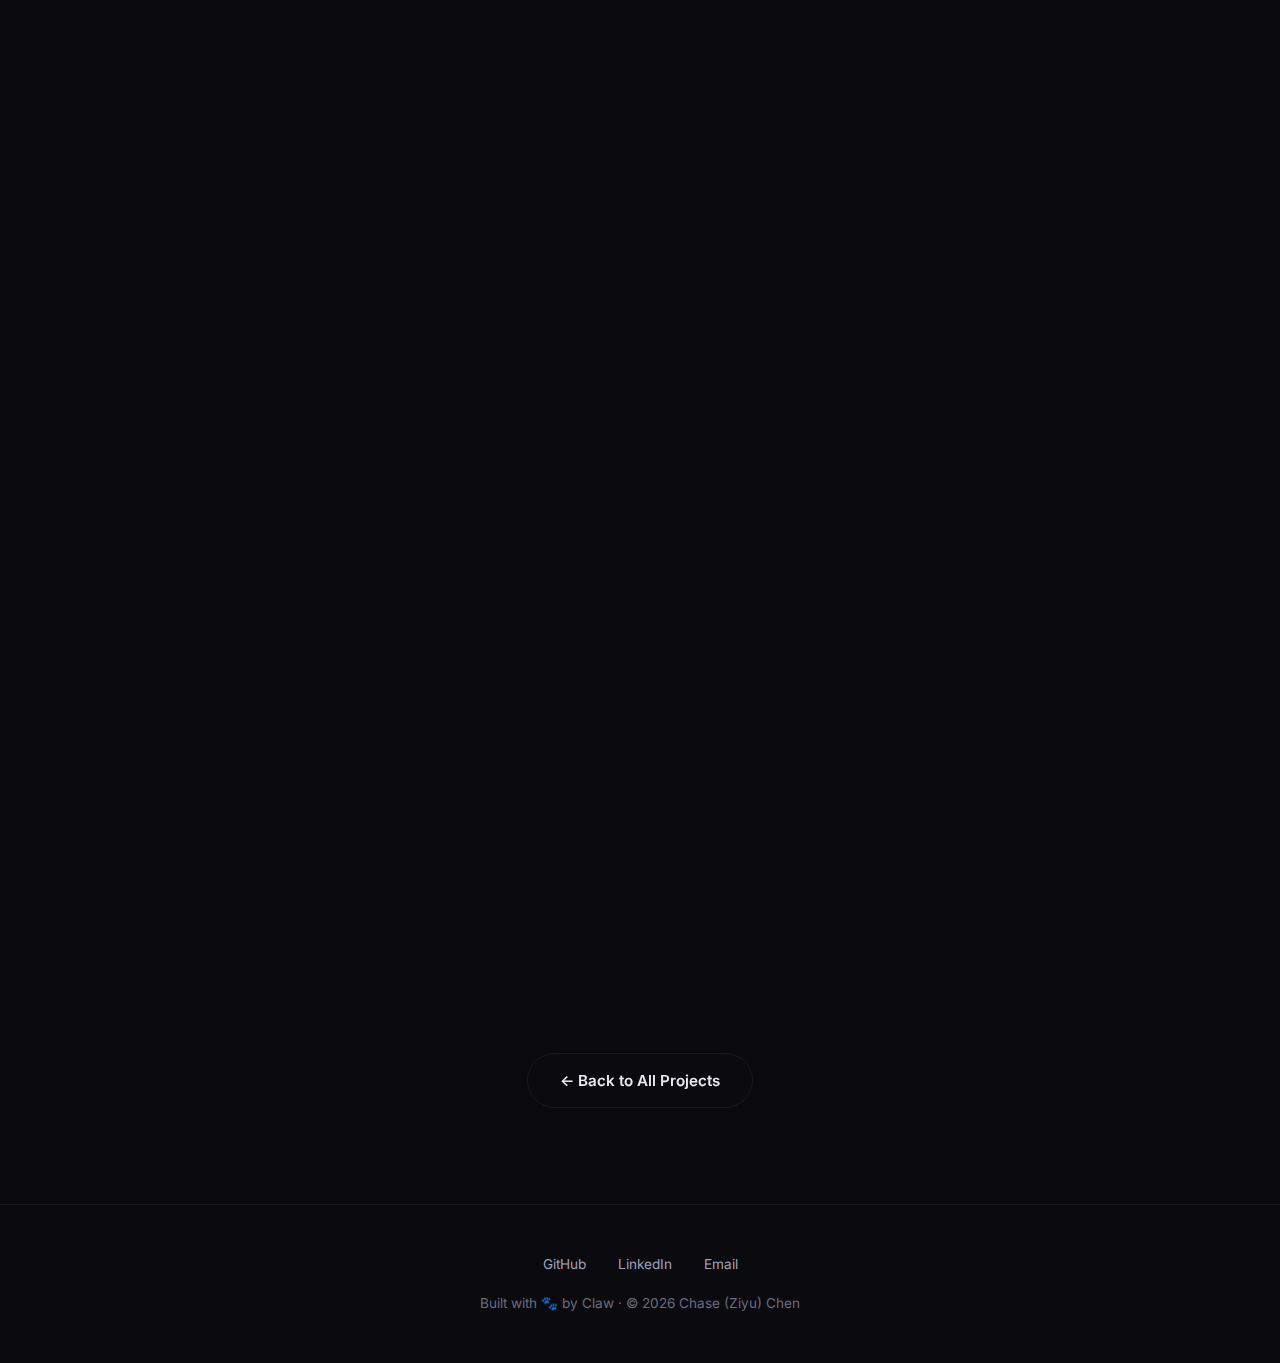
<file: project-agent-mgmt.html>
<!DOCTYPE html>
<html lang="en">
<head>
  <meta charset="UTF-8">
  <meta name="viewport" content="width=device-width, initial-scale=1.0">
  <title>Agent Management Platform — Chase (Ziyu) Chen</title>
  <link href="https://fonts.googleapis.com/css2?family=Inter:wght@400;500;600;700;800&family=JetBrains+Mono:wght@400;500;700&display=swap" rel="stylesheet">
  <link rel="stylesheet" href="css/style.css">
  <style>
    :root {
      --accent-green: #43e97b;
      --accent-teal: #38f9d7;
      --accent-green-grad: linear-gradient(135deg, #43e97b, #38f9d7);
    }

    .back-link {
      display: inline-flex; align-items: center; gap: 0.5rem;
      color: var(--text-secondary); font-size: 0.9rem;
      margin-bottom: 2.5rem; transition: var(--transition);
    }
    .back-link:hover { color: var(--accent-green); }

    .project-hero-icon {
      width: 72px; height: 72px; border-radius: 16px;
      background: var(--accent-green-grad);
      display: flex; align-items: center; justify-content: center;
      font-size: 2.2rem; margin-bottom: 1.5rem;
      box-shadow: 0 0 40px rgba(67,233,123,0.2);
    }
    .project-hero-title {
      font-size: clamp(1.8rem, 4vw, 2.8rem); font-weight: 800;
      letter-spacing: -1px; margin-bottom: 1rem; line-height: 1.2;
    }
    .project-hero-desc {
      color: var(--text-secondary); font-size: 1.05rem;
      max-width: 760px; line-height: 1.8; margin-bottom: 2rem;
    }

    /* Metrics */
    .metric-card { text-align: center; }
    .metric-val {
      font-size: 2.4rem; font-weight: 800;
      background: var(--accent-green-grad);
      -webkit-background-clip: text; -webkit-text-fill-color: transparent;
      background-clip: text; line-height: 1.2;
    }
    .metric-label {
      color: var(--text-muted); font-size: 0.78rem;
      text-transform: uppercase; letter-spacing: 1px; margin-top: 0.3rem;
    }

    /* Detail section */
    .detail-section { margin-bottom: 4rem; }
    .detail-section h2 {
      font-size: 1.5rem; font-weight: 700; margin-bottom: 0.5rem;
      padding-bottom: 0.75rem; border-bottom: 1px solid var(--border);
    }
    .detail-section .sub { color: var(--text-muted); font-size: 0.9rem; margin-bottom: 1.5rem; }

    /* Highlight box */
    .highlight-box {
      background: linear-gradient(135deg, rgba(67,233,123,0.04), rgba(56,249,215,0.04));
      border: 1px solid rgba(67,233,123,0.15);
      border-radius: var(--radius); padding: 1.5rem 2rem; margin-bottom: 2rem;
    }
    .highlight-box ul { list-style: none; }
    .highlight-box ul li {
      position: relative; padding-left: 1.4rem;
      margin-bottom: 0.65rem; color: var(--text-secondary); font-size: 0.95rem;
    }
    .highlight-box ul li::before { content: '▸'; position: absolute; left: 0; color: var(--accent-green); }
    .highlight-box ul li strong { color: var(--text-primary); }

    /* Module cards (6 system modules) */
    .modules-grid { display: grid; grid-template-columns: repeat(auto-fit, minmax(340px, 1fr)); gap: 1.25rem; margin-bottom: 2rem; }
    .module-card {
      background: var(--bg-card); border: 1px solid var(--border);
      border-radius: var(--radius-sm); padding: 1.4rem;
      border-left: 3px solid var(--accent-green); transition: var(--transition);
    }
    .module-card:hover { border-color: rgba(67,233,123,0.3); transform: translateY(-2px); }
    .module-num {
      font-family: var(--font-mono); font-size: 0.72rem; color: var(--accent-green);
      text-transform: uppercase; letter-spacing: 1.5px; margin-bottom: 0.4rem;
    }
    .module-title { font-size: 0.98rem; font-weight: 700; margin-bottom: 0.4rem; }
    .module-desc { font-size: 0.83rem; color: var(--text-secondary); line-height: 1.65; }
    .module-tags { display: flex; flex-wrap: wrap; gap: 0.35rem; margin-top: 0.7rem; }
    .module-tag {
      font-family: var(--font-mono); font-size: 0.7rem; color: var(--text-muted);
      background: var(--bg-secondary); padding: 0.12rem 0.55rem;
      border-radius: 50px; border: 1px solid var(--border);
    }
    .module-stat {
      display: inline-block; margin-top: 0.6rem;
      background: rgba(67,233,123,0.08); border: 1px solid rgba(67,233,123,0.2);
      color: var(--accent-green); font-family: var(--font-mono); font-size: 0.75rem;
      padding: 0.2rem 0.7rem; border-radius: 6px;
    }

    /* ML model highlight */
    .ml-highlight {
      background: var(--bg-card); border: 1px solid rgba(67,233,123,0.2);
      border-radius: var(--radius-sm); padding: 1.4rem 1.6rem;
      margin-bottom: 1.5rem; position: relative; overflow: hidden;
    }
    .ml-highlight::before {
      content: ''; position: absolute; top: 0; left: 0; right: 0; height: 2px;
      background: var(--accent-green-grad);
    }
    .ml-row {
      display: flex; justify-content: space-between; align-items: center;
      padding: 0.55rem 0; border-bottom: 1px solid rgba(255,255,255,0.04);
      font-size: 0.85rem;
    }
    .ml-row:last-child { border-bottom: none; }
    .ml-label { color: var(--text-secondary); }
    .ml-value { font-family: var(--font-mono); font-weight: 700; color: var(--accent-green); }

    /* Masked rows */
    .masked-value-conf {
      font-family: var(--font-mono); font-size: 0.75rem;
      color: var(--text-muted); background: rgba(255,255,255,0.06);
      padding: 0.1rem 0.6rem; border-radius: 4px; letter-spacing: 1px;
    }
    .masked-note {
      font-size: 0.75rem; color: var(--text-muted); margin-top: 0.5rem;
      font-style: italic; display: flex; align-items: center; gap: 0.4rem;
    }

    /* Tech table */
    .tech-table { width: 100%; border-collapse: collapse; font-size: 0.88rem; }
    .tech-table td {
      padding: 0.85rem 1rem; border-bottom: 1px solid var(--border);
      color: var(--text-secondary); vertical-align: top;
    }
    .tech-table td:first-child {
      color: var(--accent-green); font-family: var(--font-mono);
      font-size: 0.78rem; white-space: nowrap; min-width: 190px; font-weight: 600;
    }
    .tech-table tr:last-child td { border-bottom: none; }
    .tech-table tr:hover td { background: rgba(67,233,123,0.02); }

    /* Architecture pipeline */
    .pipeline-phase {
      background: rgba(67,233,123,0.04);
      border: 1px solid rgba(67,233,123,0.12);
      border-radius: var(--radius); padding: 1.5rem 1.5rem 0.5rem;
      margin-bottom: 1.5rem;
    }
    .phase-label {
      font-family: var(--font-mono); font-size: 0.78rem;
      color: var(--accent-green); letter-spacing: 2px;
      text-transform: uppercase; margin-bottom: 1.2rem;
    }
    .pipeline-step {
      display: flex; gap: 1rem; align-items: flex-start;
      padding: 1rem 1.2rem; border-radius: var(--radius-sm);
      background: var(--bg-card); border: 1px solid var(--border);
      margin-bottom: 0.8rem; transition: var(--transition);
    }
    .pipeline-step:hover { border-color: rgba(67,233,123,0.25); }
    .step-num {
      font-family: var(--font-mono); color: var(--accent-green);
      font-size: 0.78rem; font-weight: 700; min-width: 55px; padding-top: 0.1rem;
    }
    .step-body h4 { font-size: 0.95rem; font-weight: 600; margin-bottom: 0.25rem; }
    .step-body p { font-size: 0.85rem; color: var(--text-secondary); line-height: 1.6; }
    .step-body .step-tags { display: flex; flex-wrap: wrap; gap: 0.4rem; margin-top: 0.5rem; }
    .step-body .step-tag {
      font-family: var(--font-mono); font-size: 0.72rem;
      color: var(--text-muted); background: var(--bg-secondary);
      padding: 0.15rem 0.6rem; border-radius: 50px; border: 1px solid var(--border);
    }

    @media (max-width: 768px) {
      .modules-grid { grid-template-columns: 1fr; }
      .pipeline-step { flex-direction: column; }
      .step-num { min-width: unset; }
    }
  </style>
</head>
<body>
  <canvas id="particles-canvas"></canvas>
  <div class="glow-orb"></div>

  <nav class="navbar">
    <a href="index.html" class="nav-logo"><span>&lt;ZC /&gt;</span></a>
    <ul class="nav-links">
      <li><a href="index.html">Home</a></li>
      <li><a href="about.html">About</a></li>
      <li><a href="experience.html">Experience</a></li>
      <li><a href="projects.html" class="active">Projects</a></li>
      <li><a href="skills.html">Skills</a></li>
      <li><a href="contact.html">Contact</a></li>
    </ul>
    <div class="hamburger"><span></span><span></span><span></span></div>
  </nav>

  <div class="main-content">
    <section class="section">

      <a href="projects.html" class="back-link">← Back to Projects</a>

      <!-- ── Hero ── -->
      <div class="project-hero-icon">📈</div>
      <div class="section-label">// Jun — Aug 2025 · Internal Tool — CS Operations</div>
      <h1 class="project-hero-title">Agent Management &amp; Workforce Analytics Platform</h1>
      <p class="project-hero-desc">
        A full-stack operational analytics platform automating weekly KPI reporting for outsourced customer service agent management. Integrates a 6-step ETL orchestration pipeline ingesting 7+ heterogeneous file types, an ML call-volume predictor (R²&gt;0.90), a 9-rule 4-week rolling trend classification engine, a Mixed-Integer Linear Program (MILP) for shift scheduling, and a 5-layer fuzzy name resolution system — all served through a Flask web interface with interactive Plotly and Chart.js dashboards.
      </p>
      <div class="tags" style="margin-bottom:3.5rem;">
        <span class="tag tag-accent">Python</span>
        <span class="tag tag-accent">scikit-learn</span>
        <span class="tag tag-accent">PuLP (MILP)</span>
        <span class="tag tag-accent">Flask · SQLAlchemy</span>
        <span class="tag">pandas · NumPy</span>
        <span class="tag">FuzzyWuzzy</span>
        <span class="tag">Plotly · Chart.js</span>
        <span class="tag">SQLite</span>
        <span class="tag">Bootstrap 4</span>
        <span class="tag">Linear Regression</span>
        <span class="tag">ETL Pipeline</span>
        <span class="tag">MILP Optimization</span>
      </div>

      <!-- ── Key Metrics ── -->
      <div class="grid-4" style="margin-bottom:4rem;">
        <div class="card metric-card animate-on-scroll">
          <div class="metric-val">R²&gt;0.90</div>
          <div class="metric-label">ML Predictor Accuracy</div>
        </div>
        <div class="card metric-card animate-on-scroll">
          <div class="metric-val">6-Step</div>
          <div class="metric-label">ETL Pipeline</div>
        </div>
        <div class="card metric-card animate-on-scroll">
          <div class="metric-val">5-Layer</div>
          <div class="metric-label">Fuzzy Name Resolver</div>
        </div>
        <div class="card metric-card animate-on-scroll">
          <div class="metric-val">MILP</div>
          <div class="metric-label">Shift Optimization</div>
        </div>
      </div>

      <!-- ── System Architecture ── -->
      <div class="detail-section animate-on-scroll">
        <h2>System Architecture</h2>
        <div class="sub">6-step ETL feeding 6 analytical modules, served through a Flask web interface</div>

        <div class="pipeline-phase">
          <div class="phase-label">⬡ Data Layer — ETL &amp; Name Resolution</div>

          <div class="pipeline-step">
            <div class="step-num">ETL</div>
            <div class="step-body">
              <h4>6-Step ETL Orchestration — 7+ File Types</h4>
              <p>Ingests 7+ heterogeneous weekly file types (QP CSVs, Udesk/WhatsApp Excel exports, attendance reports) through a 6-step ETL pipeline and persists results into a normalized SQLite schema across 10+ SQLAlchemy models. Each step is independently rerunnable, with schema migration handled via SQLAlchemy ORM.</p>
              <div class="step-tags"><span class="step-tag">7+ File Types</span><span class="step-tag">10+ ORM Models</span><span class="step-tag">SQLAlchemy</span><span class="step-tag">SQLite</span><span class="step-tag">Weekly Orchestration</span></div>
            </div>
          </div>

          <div class="pipeline-step">
            <div class="step-num">FUZZ</div>
            <div class="step-body">
              <h4>5-Layer Fuzzy Name Resolution — &lt;5% Unmatched</h4>
              <p>Resolves agent names across Hotline, Udesk, and WhatsApp QA channels using a cascade of five matching strategies: exact match → word-subset → name-swap → FuzzyWuzzy token ratio (threshold = 0.7) → manual fallback. Handles real-world variations like "Raquel Alberto Cazas" ↔ "Raquel Cazas", achieving &lt;5% unmatched rate across all channels without manual correction.</p>
              <div class="step-tags"><span class="step-tag">FuzzyWuzzy</span><span class="step-tag">Threshold = 0.7</span><span class="step-tag">5-Layer Cascade</span><span class="step-tag">&lt;5% Unmatched</span></div>
            </div>
          </div>
        </div>

        <div class="pipeline-phase">
          <div class="phase-label">⬡ Intelligence Layer — ML, Rules &amp; Optimization</div>

          <div class="pipeline-step">
            <div class="step-num">ML</div>
            <div class="step-body">
              <h4>Call-Volume Predictor — scikit-learn Linear Regression, R²&gt;0.90</h4>
              <p>Trains a scikit-learn linear regression model on package volume and AI control rate features to predict weekly hotline call volume. Achieves R²&gt;0.90 on held-out test data. Deployed as a Flask API endpoint with interactive 3D Plotly surface visualizations for stakeholder reporting — mapping the call-volume response surface across feature combinations.</p>
              <div class="step-tags"><span class="step-tag">scikit-learn</span><span class="step-tag">Linear Regression</span><span class="step-tag">R²&gt;0.90</span><span class="step-tag">Flask API</span><span class="step-tag">3D Plotly Surface</span></div>
            </div>
          </div>

          <div class="pipeline-step">
            <div class="step-num">RULES</div>
            <div class="step-body">
              <h4>9-Rule, 4-Week Rolling Trend Classification Engine</h4>
              <p>Auto-classifies agents into Good / Warning / Disqualified tiers using a 9-rule engine evaluated over a 4-week rolling window. Rules fire on core KPI failure thresholds, service incident counts, and attendance patterns — replacing manual spreadsheet review with deterministic, auditable logic that produces a weekly ranked tier report.</p>
              <div class="step-tags"><span class="step-tag">9 Classification Rules</span><span class="step-tag">4-Week Rolling Window</span><span class="step-tag">3-Tier Output</span><span class="step-tag">KPI Thresholds</span></div>
            </div>
          </div>

          <div class="pipeline-step">
            <div class="step-num">MILP</div>
            <div class="step-body">
              <h4>Mixed-Integer Linear Program Shift Scheduler (PuLP)</h4>
              <p>Formulates and solves a MILP using PuLP to generate minimum-headcount shift schedules covering a 12-hour operational window (09:00–21:00). Enforces split-shift constraints (≥1-hour break, 8-hour total shift), and outputs actionable Excel rosters. Objective: minimize total agents scheduled while satisfying per-hour demand constraints.</p>
              <div class="step-tags"><span class="step-tag">PuLP MILP</span><span class="step-tag">Integer Programming</span><span class="step-tag">09:00–21:00 Window</span><span class="step-tag">Split-Shift Constraints</span><span class="step-tag">Excel Roster Output</span></div>
            </div>
          </div>
        </div>

        <div class="pipeline-phase">
          <div class="phase-label">⬡ Presentation Layer — Dashboards &amp; Reporting</div>

          <div class="pipeline-step">
            <div class="step-num">DASH</div>
            <div class="step-body">
              <h4>Work Order Analytics — Chart.js Drill-Down Dashboards</h4>
              <p>Surfaces multi-dimensional work order trends across multiple source categories and geographic regions through interactive Chart.js drill-down dashboards with server-side aggregation in Flask. Enables data-driven weekly review cycles for non-technical operations managers without SQL access.</p>
              <div class="step-tags"><span class="step-tag">Chart.js</span><span class="step-tag">Flask Aggregation</span><span class="step-tag">Multi-Dimensional</span><span class="step-tag">Drill-Down</span></div>
            </div>
          </div>

          <div class="pipeline-step">
            <div class="step-num">KPI</div>
            <div class="step-body">
              <h4>Per-Agent KPI Dashboard &amp; Weekly Report Export</h4>
              <p>Generates per-agent performance dashboards covering Hotline, Udesk, and WhatsApp QA channels, with weekly XLSX exports including agent tier rankings, KPI breakdowns, and attendance summaries — enabling managers to run performance reviews entirely from the platform without manual data collection.</p>
              <div class="step-tags"><span class="step-tag">openpyxl</span><span class="step-tag">Multi-Channel KPIs</span><span class="step-tag">Bootstrap 4</span><span class="step-tag">Weekly Reporting</span></div>
            </div>
          </div>
        </div>
      </div>

      <!-- ── 6 System Modules ── -->
      <div class="detail-section animate-on-scroll">
        <h2>6 Core System Modules</h2>
        <div class="sub">Each module independently addresses a distinct operational analytics challenge</div>

        <div class="modules-grid">
          <div class="module-card">
            <div class="module-num">Module 01</div>
            <div class="module-title">ETL Orchestration Engine</div>
            <div class="module-desc">6-step pipeline ingesting 7+ weekly file types into a normalized 10+ model SQLite schema. Each step is independently rerunnable with schema migrations managed via SQLAlchemy ORM.</div>
            <div class="module-tags"><span class="module-tag">pandas</span><span class="module-tag">SQLAlchemy</span><span class="module-tag">SQLite</span><span class="module-tag">7+ file types</span></div>
          </div>

          <div class="module-card">
            <div class="module-num">Module 02</div>
            <div class="module-title">5-Layer Fuzzy Name Resolver</div>
            <div class="module-desc">Cascade: exact → word-subset → name-swap → FuzzyWuzzy (threshold=0.7) → manual fallback. Handles real-world agent name variations across 3 CS platforms with &lt;5% unmatched rate.</div>
            <div class="module-tags"><span class="module-tag">FuzzyWuzzy</span><span class="module-tag">String Matching</span><span class="module-tag">NLP</span></div>
            <div class="module-stat">&lt;5% unmatched · threshold = 0.7</div>
          </div>

          <div class="module-card">
            <div class="module-num">Module 03</div>
            <div class="module-title">ML Call-Volume Predictor</div>
            <div class="module-desc">scikit-learn linear regression trained on package volume and AI control rate features, deployed as a Flask API. Interactive 3D Plotly surface plots visualize the prediction response surface for stakeholder exploration.</div>
            <div class="module-tags"><span class="module-tag">scikit-learn</span><span class="module-tag">Flask API</span><span class="module-tag">Plotly 3D</span></div>
            <div class="module-stat">R² &gt; 0.90 on held-out test set</div>
          </div>

          <div class="module-card">
            <div class="module-num">Module 04</div>
            <div class="module-title">9-Rule Trend Classification Engine</div>
            <div class="module-desc">Auto-classifies agents into Good / Warning / Disqualified over a 4-week rolling window using 9 deterministic rules covering KPI failures, service incidents, and attendance. Replaces manual spreadsheet review with auditable, reproducible logic.</div>
            <div class="module-tags"><span class="module-tag">Rule Engine</span><span class="module-tag">Rolling Window</span><span class="module-tag">3-Tier Classification</span></div>
            <div class="module-stat">9 rules · 4-week window</div>
          </div>

          <div class="module-card">
            <div class="module-num">Module 05</div>
            <div class="module-title">MILP Shift Scheduler</div>
            <div class="module-desc">PuLP MILP formulation minimizing total headcount over a 12-hour window (09:00–21:00) with split-shift constraints (≥1-hr break, 8-hr total). Outputs actionable Excel rosters directly from the optimizer solution.</div>
            <div class="module-tags"><span class="module-tag">PuLP</span><span class="module-tag">Integer Programming</span><span class="module-tag">openpyxl</span></div>
            <div class="module-stat">MILP · minimize headcount · split-shift constraints</div>
          </div>

          <div class="module-card">
            <div class="module-num">Module 06</div>
            <div class="module-title">Work Order Analytics Dashboard</div>
            <div class="module-desc">Chart.js drill-down dashboards with Flask server-side aggregation, surfacing trends across multiple source categories and geographic regions. Enables weekly data-driven review cycles for non-technical managers.</div>
            <div class="module-tags"><span class="module-tag">Chart.js</span><span class="module-tag">Flask</span><span class="module-tag">Multi-Dimensional</span></div>
          </div>
        </div>
      </div>

      <!-- ── ML Model Detail ── -->
      <div class="detail-section animate-on-scroll">
        <h2>ML Model Details</h2>
        <div class="sub">Call-volume predictor — scikit-learn linear regression</div>

        <div class="ml-highlight">
          <div style="font-size:0.85rem;font-weight:600;margin-bottom:0.75rem;color:var(--text-primary);">Model Specification</div>
          <div class="ml-row">
            <span class="ml-label">Algorithm</span>
            <span class="ml-value">Linear Regression (scikit-learn)</span>
          </div>
          <div class="ml-row">
            <span class="ml-label">Target variable</span>
            <span class="ml-value">Weekly hotline call volume</span>
          </div>
          <div class="ml-row">
            <span class="ml-label">Feature set</span>
            <span class="ml-value">Package volume · AI control rate</span>
          </div>
          <div class="ml-row">
            <span class="ml-label">R² (held-out test set)</span>
            <span class="ml-value">&gt; 0.90</span>
          </div>
          <div class="ml-row">
            <span class="ml-label">Deployment</span>
            <span class="ml-value">Flask REST API endpoint</span>
          </div>
          <div class="ml-row">
            <span class="ml-label">Visualization</span>
            <span class="ml-value">3D Plotly surface (feature × feature → prediction)</span>
          </div>
          <div class="ml-row">
            <span class="ml-label">Training data volume</span>
            <span class="masked-value-conf">[CONFIDENTIAL]</span>
          </div>
          <div class="ml-row">
            <span class="ml-label">Prediction accuracy vs. actuals</span>
            <span class="masked-value-conf">[CONFIDENTIAL]</span>
          </div>
          <div class="masked-note" style="margin-top:0.5rem;">
            🔒 Operational volume data withheld per internal data policy.
          </div>
        </div>
      </div>

      <!-- ── Key Achievements ── -->
      <div class="detail-section animate-on-scroll">
        <h2>Key Achievements</h2>
        <div class="sub">Technical outcomes across all six system modules</div>
        <div class="highlight-box">
          <ul>
            <li><strong>6-step ETL pipeline</strong> ingesting 7+ heterogeneous weekly file types (QP CSVs, Udesk/WhatsApp Excel, attendance reports) into a normalized 10+ model SQLAlchemy/SQLite schema — automating multi-source data integration that previously required manual consolidation.</li>
            <li><strong>5-layer fuzzy name resolution</strong> (exact → word-subset → name-swap → FuzzyWuzzy, threshold=0.7) achieving &lt;5% unmatched agent records across Hotline, Udesk, and WhatsApp QA channels — eliminating cross-channel identity fragmentation without manual correction.</li>
            <li><strong>ML call-volume predictor achieving R²&gt;0.90</strong> on held-out test data using scikit-learn linear regression on package volume and AI control rate features — deployed as a Flask API with interactive 3D Plotly surface visualizations.</li>
            <li><strong>9-rule, 4-week rolling classification engine</strong> auto-classifying agents into Good / Warning / Disqualified tiers based on KPI failures, service incidents, and attendance — replacing manual spreadsheet review with deterministic, auditable logic.</li>
            <li><strong>MILP shift scheduler (PuLP)</strong> minimizing total headcount across a 12-hour operational window (09:00–21:00) with split-shift constraints (≥1-hr break, 8-hr total) — outputting actionable Excel rosters directly from the optimizer solution.</li>
            <li><strong>Chart.js drill-down dashboards</strong> with Flask server-side aggregation surfacing work order trends across multiple source categories and geographic regions — enabling non-technical managers to run weekly data-driven review cycles without SQL access.</li>
            <li><strong>Operational impact</strong> — weekly KPI reporting effort, manager decision time, and shift scheduling time reduced significantly vs. prior manual process. Exact figures withheld per internal policy.</li>
          </ul>
        </div>
      </div>

      <!-- ── Operational Impact (Masked) ── -->
      <div class="detail-section animate-on-scroll">
        <h2>Operational Impact</h2>
        <div class="sub">Business outcomes — specific metrics withheld per internal data policy</div>

        <div class="ml-highlight">
          <div style="font-size:0.85rem;font-weight:600;margin-bottom:0.75rem;color:var(--text-primary);">Reported Improvements</div>
          <div class="ml-row">
            <span class="ml-label">Weekly KPI reporting effort reduction</span>
            <span class="masked-value-conf">[CONFIDENTIAL]</span>
          </div>
          <div class="ml-row">
            <span class="ml-label">Manager classification decision time reduction</span>
            <span class="masked-value-conf">[CONFIDENTIAL]</span>
          </div>
          <div class="ml-row">
            <span class="ml-label">Agent headcount covered by platform</span>
            <span class="masked-value-conf">[CONFIDENTIAL]</span>
          </div>
          <div class="ml-row">
            <span class="ml-label">CS channels integrated</span>
            <span class="masked-value-conf">[CONFIDENTIAL]</span>
          </div>
          <div class="ml-row">
            <span class="ml-label">Peak demand (agents/hr, MILP input)</span>
            <span class="masked-value-conf">[CONFIDENTIAL]</span>
          </div>
          <div class="masked-note" style="margin-top:0.5rem;">
            🔒 All operational metrics are withheld per internal data policy.
          </div>
        </div>
      </div>

      <!-- ── Tech Stack ── -->
      <div class="detail-section animate-on-scroll">
        <h2>Tech Stack</h2>
        <div class="sub">Full breakdown across ETL, ML, optimization, web, and reporting</div>
        <div class="card" style="padding:0;overflow:hidden;">
          <table class="tech-table">
            <tbody>
              <tr>
                <td>Language</td>
                <td>Python 3.x, JavaScript</td>
              </tr>
              <tr>
                <td>ML / Data Science</td>
                <td>scikit-learn (Linear Regression), pandas, NumPy, Matplotlib, Seaborn, Plotly (3D surface)</td>
              </tr>
              <tr>
                <td>Optimization</td>
                <td>PuLP (Mixed-Integer Linear Programming), MILP formulation with split-shift constraints</td>
              </tr>
              <tr>
                <td>NLP / Matching</td>
                <td>FuzzyWuzzy (token ratio, threshold=0.7), 5-layer fuzzy name resolution cascade</td>
              </tr>
              <tr>
                <td>Web / Backend</td>
                <td>Flask, SQLAlchemy ORM, Bootstrap 4, jQuery, Chart.js (drill-down dashboards)</td>
              </tr>
              <tr>
                <td>Database / Storage</td>
                <td>SQLite, SQLAlchemy (10+ models), openpyxl (Excel export)</td>
              </tr>
              <tr>
                <td>Core Competencies</td>
                <td>ETL pipeline design, ML model deployment, fuzzy string matching, MILP optimization, KPI dashboard development, multi-source data integration</td>
              </tr>
            </tbody>
          </table>
        </div>
      </div>

      <!-- ── Back ── -->
      <div style="text-align:center;padding-top:2rem;">
        <a href="projects.html" class="btn btn-outline">← Back to All Projects</a>
      </div>

    </section>
  </div>

  <footer class="footer">
    <div class="footer-links">
      <a href="https://github.com/zxcjoy" target="_blank" rel="noopener noreferrer">GitHub</a>
      <a href="https://www.linkedin.com/in/ziyuchen025/" target="_blank" rel="noopener noreferrer">LinkedIn</a>
      <a href="mailto:zychen025@gmail.com">Email</a>
    </div>
    <p>Built with 🐾 by Claw · © 2026 Chase (Ziyu) Chen</p>
  </footer>

  <script src="js/main.js"></script>
</body>
</html>
</file>
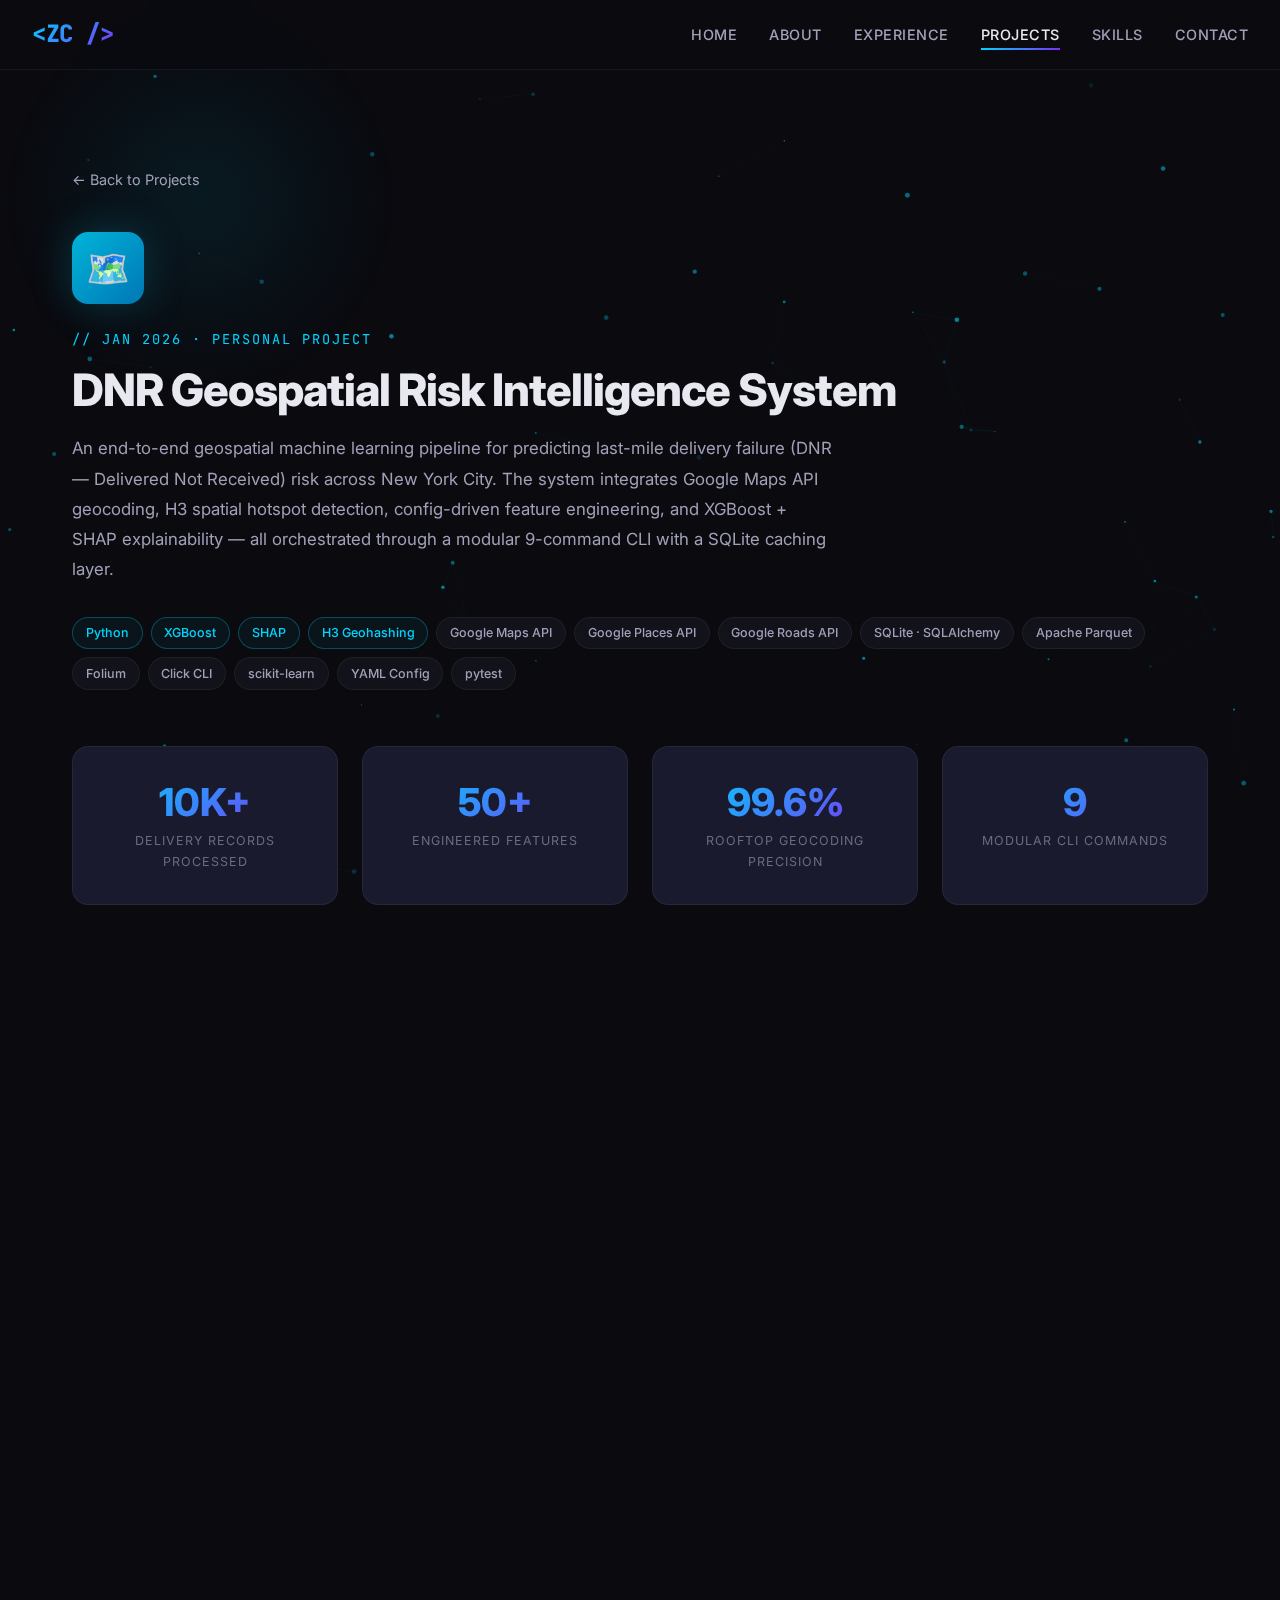
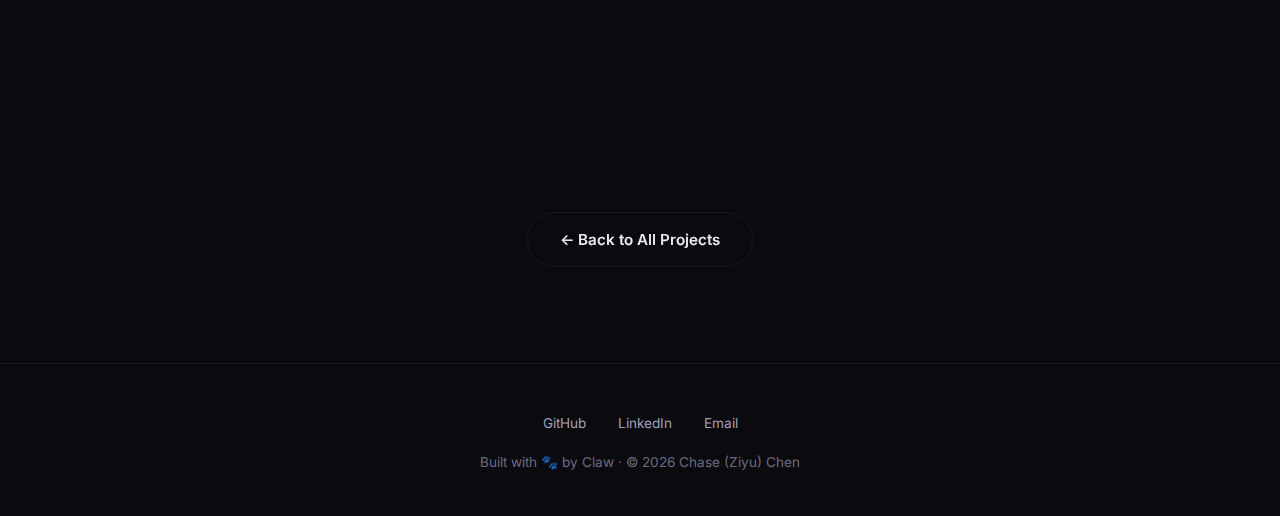
<file: project-dnr.html>
<!DOCTYPE html>
<html lang="en">
<head>
  <meta charset="UTF-8">
  <meta name="viewport" content="width=device-width, initial-scale=1.0">
  <title>DNR Geo-Risk System — Chase (Ziyu) Chen</title>
  <link href="https://fonts.googleapis.com/css2?family=Inter:wght@400;500;600;700;800&family=JetBrains+Mono:wght@400;500;700&display=swap" rel="stylesheet">
  <link rel="stylesheet" href="css/style.css">
  <style>
    .back-link {
      display: inline-flex; align-items: center; gap: 0.5rem;
      color: var(--text-secondary); font-size: 0.9rem;
      margin-bottom: 2.5rem; transition: var(--transition);
    }
    .back-link:hover { color: var(--accent); }

    .project-hero-icon {
      width: 72px; height: 72px; border-radius: 16px;
      background: linear-gradient(135deg,#00b4d8,#0077b6);
      display: flex; align-items: center; justify-content: center;
      font-size: 2.2rem; margin-bottom: 1.5rem;
      box-shadow: 0 0 40px rgba(0,180,216,0.25);
    }

    .project-hero-title {
      font-size: clamp(1.8rem, 4vw, 2.8rem); font-weight: 800;
      letter-spacing: -1px; margin-bottom: 1rem; line-height: 1.2;
    }

    .project-hero-desc {
      color: var(--text-secondary); font-size: 1.05rem;
      max-width: 760px; line-height: 1.8; margin-bottom: 2rem;
    }

    /* Metrics */
    .metric-card { text-align: center; }
    .metric-val {
      font-size: 2.4rem; font-weight: 800;
      background: var(--accent-gradient);
      -webkit-background-clip: text; -webkit-text-fill-color: transparent;
      background-clip: text; line-height: 1.2;
    }
    .metric-label {
      color: var(--text-muted); font-size: 0.78rem;
      text-transform: uppercase; letter-spacing: 1px; margin-top: 0.3rem;
    }

    /* Pipeline */
    .pipeline-phase {
      background: rgba(0,212,255,0.04);
      border: 1px solid rgba(0,212,255,0.12);
      border-radius: var(--radius); padding: 1.5rem 1.5rem 0.5rem;
      margin-bottom: 2rem;
    }
    .pipeline-phase.phase2 {
      background: rgba(123,47,247,0.04);
      border-color: rgba(123,47,247,0.12);
    }
    .phase-label {
      font-family: var(--font-mono); font-size: 0.78rem;
      color: var(--accent); letter-spacing: 2px;
      text-transform: uppercase; margin-bottom: 1.2rem;
      display: flex; align-items: center; gap: 0.6rem;
    }
    .phase-label.phase2 { color: var(--accent2); }

    .pipeline-step {
      display: flex; gap: 1rem; align-items: flex-start;
      padding: 1rem 1.2rem; border-radius: var(--radius-sm);
      background: var(--bg-card); border: 1px solid var(--border);
      margin-bottom: 0.8rem; transition: var(--transition);
    }
    .pipeline-step:hover { border-color: rgba(0,212,255,0.2); }
    .step-num {
      font-family: var(--font-mono); color: var(--accent);
      font-size: 0.78rem; font-weight: 700; min-width: 50px; padding-top: 0.1rem;
    }
    .step-body h4 { font-size: 0.95rem; font-weight: 600; margin-bottom: 0.25rem; }
    .step-body p { font-size: 0.85rem; color: var(--text-secondary); line-height: 1.6; }
    .step-body .step-tags { display: flex; flex-wrap: wrap; gap: 0.4rem; margin-top: 0.5rem; }
    .step-body .step-tag {
      font-family: var(--font-mono); font-size: 0.72rem;
      color: var(--text-muted); background: var(--bg-secondary);
      padding: 0.15rem 0.6rem; border-radius: 50px; border: 1px solid var(--border);
    }

    /* Feature Score Cards */
    .score-grid { display: grid; grid-template-columns: repeat(auto-fit, minmax(220px, 1fr)); gap: 1rem; margin-bottom: 3rem; }
    .score-card {
      background: var(--bg-card); border: 1px solid var(--border);
      border-radius: var(--radius-sm); padding: 1.2rem 1.4rem;
    }
    .score-card-name { font-size: 0.85rem; font-weight: 600; margin-bottom: 0.3rem; }
    .score-card-desc { font-size: 0.78rem; color: var(--text-muted); line-height: 1.5; }
    .score-range {
      font-family: var(--font-mono); font-size: 0.75rem;
      color: var(--accent); margin-top: 0.5rem;
    }

    /* Tech Table */
    .tech-table { width: 100%; border-collapse: collapse; font-size: 0.88rem; }
    .tech-table td {
      padding: 0.85rem 1rem; border-bottom: 1px solid var(--border);
      color: var(--text-secondary); vertical-align: top;
    }
    .tech-table td:first-child {
      color: var(--accent); font-family: var(--font-mono);
      font-size: 0.78rem; white-space: nowrap; min-width: 190px; font-weight: 600;
    }
    .tech-table tr:last-child td { border-bottom: none; }
    .tech-table tr:hover td { background: rgba(0,212,255,0.02); }

    /* Section dividers */
    .detail-section { margin-bottom: 4rem; }
    .detail-section h2 {
      font-size: 1.5rem; font-weight: 700; margin-bottom: 0.5rem;
      padding-bottom: 0.75rem; border-bottom: 1px solid var(--border);
    }
    .detail-section .sub { color: var(--text-muted); font-size: 0.9rem; margin-bottom: 1.5rem; }

    /* Highlight box */
    .highlight-box {
      background: linear-gradient(135deg, rgba(0,212,255,0.05), rgba(123,47,247,0.05));
      border: 1px solid rgba(0,212,255,0.12);
      border-radius: var(--radius); padding: 1.5rem 2rem; margin-bottom: 2rem;
    }
    .highlight-box ul { list-style: none; }
    .highlight-box ul li {
      position: relative; padding-left: 1.4rem;
      margin-bottom: 0.65rem; color: var(--text-secondary); font-size: 0.95rem;
    }
    .highlight-box ul li::before { content: '▸'; position: absolute; left: 0; color: var(--accent); }
    .highlight-box ul li strong { color: var(--text-primary); }

    @media (max-width: 768px) {
      .pipeline-step { flex-direction: column; gap: 0.4rem; }
      .step-num { min-width: unset; }
    }
  </style>
</head>
<body>
  <canvas id="particles-canvas"></canvas>
  <div class="glow-orb"></div>

  <nav class="navbar">
    <a href="index.html" class="nav-logo"><span>&lt;ZC /&gt;</span></a>
    <ul class="nav-links">
      <li><a href="index.html">Home</a></li>
      <li><a href="about.html">About</a></li>
      <li><a href="experience.html">Experience</a></li>
      <li><a href="projects.html" class="active">Projects</a></li>
      <li><a href="skills.html">Skills</a></li>
      <li><a href="contact.html">Contact</a></li>
    </ul>
    <div class="hamburger"><span></span><span></span><span></span></div>
  </nav>

  <div class="main-content">
    <section class="section">

      <a href="projects.html" class="back-link">← Back to Projects</a>

      <!-- ── Hero ── -->
      <div class="project-hero-icon">🗺️</div>
      <div class="section-label">// Jan 2026 · Personal Project</div>
      <h1 class="project-hero-title">DNR Geospatial Risk Intelligence System</h1>
      <p class="project-hero-desc">
        An end-to-end geospatial machine learning pipeline for predicting last-mile delivery failure (DNR — Delivered Not Received) risk across New York City. The system integrates Google Maps API geocoding, H3 spatial hotspot detection, config-driven feature engineering, and XGBoost + SHAP explainability — all orchestrated through a modular 9-command CLI with a SQLite caching layer.
      </p>
      <div class="tags" style="margin-bottom:3.5rem;">
        <span class="tag tag-accent">Python</span>
        <span class="tag tag-accent">XGBoost</span>
        <span class="tag tag-accent">SHAP</span>
        <span class="tag tag-accent">H3 Geohashing</span>
        <span class="tag">Google Maps API</span>
        <span class="tag">Google Places API</span>
        <span class="tag">Google Roads API</span>
        <span class="tag">SQLite · SQLAlchemy</span>
        <span class="tag">Apache Parquet</span>
        <span class="tag">Folium</span>
        <span class="tag">Click CLI</span>
        <span class="tag">scikit-learn</span>
        <span class="tag">YAML Config</span>
        <span class="tag">pytest</span>
      </div>

      <!-- ── Key Metrics ── -->
      <div class="grid-4" style="margin-bottom:4rem;">
        <div class="card metric-card animate-on-scroll">
          <div class="metric-val">10K+</div>
          <div class="metric-label">Delivery Records Processed</div>
        </div>
        <div class="card metric-card animate-on-scroll">
          <div class="metric-val">50+</div>
          <div class="metric-label">Engineered Features</div>
        </div>
        <div class="card metric-card animate-on-scroll">
          <div class="metric-val">99.6%</div>
          <div class="metric-label">Rooftop Geocoding Precision</div>
        </div>
        <div class="card metric-card animate-on-scroll">
          <div class="metric-val">9</div>
          <div class="metric-label">Modular CLI Commands</div>
        </div>
      </div>

      <!-- ── Overview ── -->
      <div class="detail-section animate-on-scroll">
        <h2>Overview</h2>
        <div class="sub">What the system does and why it matters</div>
        <div class="highlight-box">
          <ul>
            <li><strong>Problem:</strong> NYC last-mile carriers face significant losses from DNR disputes — where customers claim packages were not received despite a delivery scan. Identifying high-risk addresses and zones before dispatch is critical.</li>
            <li><strong>Approach:</strong> Built a two-phase pipeline — Phase 1 handles API-heavy geocoding and enrichment with full caching; Phase 2 runs CPU-bound scoring, hotspot detection, and ML modeling without additional API spend.</li>
            <li><strong>Output:</strong> Each address receives a complete risk profile: 4 composite risk scores (0–100), an H3 spatial hotspot flag, a binary DNR probability from XGBoost, and SHAP explanations identifying the top contributing risk factors.</li>
            <li><strong>Design philosophy:</strong> Config-driven and modular — <code>weights.yaml</code> controls scoring formulas, <code>poi_taxonomy.yaml</code> defines POI categories, and each pipeline step can be toggled or rerun independently.</li>
          </ul>
        </div>
      </div>

      <!-- ── Pipeline Architecture ── -->
      <div class="detail-section animate-on-scroll">
        <h2>Pipeline Architecture</h2>
        <div class="sub">9-step, two-phase workflow from raw CSV to actionable risk intelligence</div>

        <!-- Phase 1 -->
        <div class="pipeline-phase">
          <div class="phase-label">⬡ Phase 1 — Data Processing (API-Heavy, Cached)</div>

          <div class="pipeline-step">
            <div class="step-num">STEP 01</div>
            <div class="step-body">
              <h4>Ingest &amp; Clean</h4>
              <p>Standardizes raw CSV columns, removes invalid records, deduplicates tracking IDs, and constructs a full_address string. Outputs a clean <code>deliveries</code> table (~10K records).</p>
              <div class="step-tags"><span class="step-tag">Pandas</span><span class="step-tag">SQLAlchemy ORM</span><span class="step-tag">Click CLI</span></div>
            </div>
          </div>

          <div class="pipeline-step">
            <div class="step-num">STEP 02</div>
            <div class="step-body">
              <h4>Geocode</h4>
              <p>Extracts ~5K unique addresses and resolves each to lat/lng, place_id, and a location_type (ROOFTOP → APPROXIMATE) via the Google Geocoding API. A fingerprint-based SQLite cache (180-day TTL) eliminates redundant API calls on reruns — achieving 0 API calls after the first pass.</p>
              <div class="step-tags"><span class="step-tag">Google Geocoding API</span><span class="step-tag">SQLite Cache</span><span class="step-tag">MD5 Fingerprint</span></div>
            </div>
          </div>
        </div>

        <!-- Phase 2 -->
        <div class="pipeline-phase phase2">
          <div class="phase-label phase2">⬡ Phase 2 — Analysis (CPU-Bound, No API Calls)</div>

          <div class="pipeline-step">
            <div class="step-num">STEP 03</div>
            <div class="step-body">
              <h4>Address Validation</h4>
              <p>Conditionally runs the Google Address Validation API on multi-unit addresses or DNR-flagged records. Checks for missing subpremise info and sets a <code>structural_misdelivery_risk</code> baseline.</p>
              <div class="step-tags"><span class="step-tag">Google Address Validation API</span><span class="step-tag">Conditional Logic</span></div>
            </div>
          </div>

          <div class="pipeline-step">
            <div class="step-num">STEP 04</div>
            <div class="step-body">
              <h4>Roads Snap</h4>
              <p>For addresses below ROOFTOP precision, snaps coordinates to the nearest road using the Google Roads API. Computes <code>offset_to_road_m</code> — a proxy for access complexity — while skipping the call for already-precise addresses to save API cost.</p>
              <div class="step-tags"><span class="step-tag">Google Roads API</span><span class="step-tag">Cost-Aware Routing</span></div>
            </div>
          </div>

          <div class="pipeline-step">
            <div class="step-num">STEP 05</div>
            <div class="step-body">
              <h4>Places POI Enrichment</h4>
              <p>Queries Google Places API at 200m and 500m radii around each address to count nearby points of interest. Categories are defined in <code>poi_taxonomy.yaml</code>: educational, medical, commercial, and high-mobility (transit, cafes, parks) — inputs to the porch piracy vulnerability score.</p>
              <div class="step-tags"><span class="step-tag">Google Places API</span><span class="step-tag">poi_taxonomy.yaml</span><span class="step-tag">200m / 500m Radius</span></div>
            </div>
          </div>

          <div class="pipeline-step">
            <div class="step-num">STEP 06</div>
            <div class="step-body">
              <h4>Risk Scoring</h4>
              <p>Computes four composite risk scores (each normalized to 0–100) using weighted formulas defined in <code>weights.yaml</code>. Scores are fully configurable without code changes.</p>
              <div class="step-tags"><span class="step-tag">weights.yaml</span><span class="step-tag">Min-Max Normalization</span></div>
            </div>
          </div>

          <div class="pipeline-step">
            <div class="step-num">STEP 07</div>
            <div class="step-body">
              <h4>Hotspot Detection</h4>
              <p>Aggregates delivery records into H3 grid cells (resolution 9 ≈ ~0.1 km²). Applies Laplace smoothing to DNR rates, then Z-score thresholding (z ≥ 1.96, 95% confidence) to flag blacklist zones. Outputs 37 statistically significant micro-hotspot cells as GeoJSON for routing integration.</p>
              <div class="step-tags"><span class="step-tag">H3 Geohash (Uber)</span><span class="step-tag">Laplace Smoothing</span><span class="step-tag">Z-Score Thresholding</span><span class="step-tag">GeoJSON</span></div>
            </div>
          </div>

          <div class="pipeline-step">
            <div class="step-num">STEP 08</div>
            <div class="step-body">
              <h4>Predictive Modeling</h4>
              <p>Trains an XGBoost binary classifier (with <code>scale_pos_weight</code> for class imbalance) on the full feature store. SHAP TreeExplainer generates per-prediction force plots and global feature importance rankings. Metrics include AUC, PR-AUC, and calibration checks.</p>
              <div class="step-tags"><span class="step-tag">XGBoost</span><span class="step-tag">SHAP TreeExplainer</span><span class="step-tag">Logistic Regression (Baseline)</span><span class="step-tag">Class Imbalance Correction</span></div>
            </div>
          </div>

          <div class="pipeline-step">
            <div class="step-num">STEP 09</div>
            <div class="step-body">
              <h4>Reporting</h4>
              <p>Exports the full address feature store as Parquet, hotspot GeoJSON, model metrics JSON, SHAP summary CSV, and interactive Folium HTML maps — ready for stakeholder delivery or routing system ingestion.</p>
              <div class="step-tags"><span class="step-tag">Apache Parquet</span><span class="step-tag">Folium</span><span class="step-tag">GeoJSON</span><span class="step-tag">Interactive Maps</span></div>
            </div>
          </div>
        </div>
      </div>

      <!-- ── Risk Scores ── -->
      <div class="detail-section animate-on-scroll">
        <h2>Composite Risk Scores</h2>
        <div class="sub">Four address-level risk dimensions, each normalized to a 0–100 scale</div>
        <div class="score-grid">
          <div class="score-card">
            <div class="score-card-name">🔵 Geo Reliability</div>
            <div class="score-card-desc">Reflects geocoding precision. ROOFTOP scores highest; approximate or interpolated results indicate structural ambiguity in the address.</div>
            <div class="score-range">Input: location_type from Geocoding API</div>
          </div>
          <div class="score-card">
            <div class="score-card-name">🟠 Structural Misdelivery Risk</div>
            <div class="score-card-desc">Captures address structural issues — missing apartment/unit info, incomplete subpremise data, or addresses flagged by the Validation API.</div>
            <div class="score-range">Input: Validation API + geocoding metadata</div>
          </div>
          <div class="score-card">
            <div class="score-card-name">🟡 Access Complexity Index</div>
            <div class="score-card-desc">Measures physical access difficulty using road offset distance. Addresses far from snapped road coordinates suggest gated, private, or hard-to-reach locations.</div>
            <div class="score-range">Input: Roads API offset_to_road_m</div>
          </div>
          <div class="score-card">
            <div class="score-card-name">🔴 Porch Piracy Vulnerability</div>
            <div class="score-card-desc">Estimates theft exposure based on high-mobility POI density — transit hubs, commercial centers, and foot-traffic generators within 200–500m of the delivery address.</div>
            <div class="score-range">Input: Places API POI counts</div>
          </div>
        </div>
      </div>

      <!-- ── Key Achievements ── -->
      <div class="detail-section animate-on-scroll">
        <h2>Key Achievements</h2>
        <div class="sub">Quantified outcomes from the pipeline</div>
        <div class="highlight-box">
          <ul>
            <li><strong>100% geocoding coverage</strong> across 5K unique NYC addresses — 99.6% at ROOFTOP precision (Google's highest-accuracy tier).</li>
            <li><strong>Zero redundant API calls</strong> on pipeline reruns, achieved via an MD5 fingerprint-based SQLite cache with a 180-day TTL.</li>
            <li><strong>50+ features</strong> per address stored in a Parquet feature store, combining geocoding metadata, POI density, road proximity, and spatial aggregation signals.</li>
            <li><strong>37 H3 hotspot cells</strong> identified at 95% statistical confidence (z ≥ 1.96), covering zones with DNR rates up to 3.6× the citywide baseline.</li>
            <li><strong>Per-prediction SHAP explanations</strong> surfaced in interactive HTML reports (165–242 KB), revealing the top geographic risk drivers for non-technical stakeholders.</li>
            <li><strong>Modular two-phase CLI</strong> with 9 commands — clean separation of API-heavy Phase 1 and CPU-bound Phase 2 enables incremental reruns without redundant API spend.</li>
          </ul>
        </div>
      </div>

      <!-- ── Caching Mechanism ── -->
      <div class="detail-section animate-on-scroll">
        <h2>Smart API Caching</h2>
        <div class="sub">Fingerprint-based SQLite cache eliminates redundant API calls</div>
        <div class="code-block">
<span class="comment"># Each API request is normalized and hashed</span>
request  = <span class="string">"100 Elgar Pl 19D, New York, NY 10475, USA"</span>
normalize → {<span class="string">"address"</span>: <span class="string">"100 Elgar Pl 19D, New York, NY 10475, USA"</span>}
fingerprint = md5(json.dumps(normalized))  <span class="comment"># → "a1b2c3d4..."</span>
cache_key   = <span class="string">f"geocoding_{fingerprint}"</span>

<span class="comment"># Lookup in api_cache table</span>
<span class="keyword">if</span> cache_hit:
    <span class="keyword">return</span> response_json  <span class="comment"># 0 API calls</span>
<span class="keyword">else</span>:
    result = call_google_api()
    save_to_cache(result, ttl_days=<span class="string">180</span>)

<span class="comment"># Result: 2nd pipeline run = 100% cache hits ✅</span>
        </div>
      </div>

      <!-- ── Tech Stack ── -->
      <div class="detail-section animate-on-scroll">
        <h2>Tech Stack</h2>
        <div class="sub">Full breakdown of technologies used across the pipeline</div>
        <div class="card" style="padding:0;overflow:hidden;">
          <table class="tech-table">
            <tbody>
              <tr>
                <td>Languages</td>
                <td>Python 3.x, SQL</td>
              </tr>
              <tr>
                <td>ML / AI Frameworks</td>
                <td>XGBoost, scikit-learn (LogisticRegression, train_test_split), SHAP (TreeExplainer)</td>
              </tr>
              <tr>
                <td>Geospatial / Data</td>
                <td>H3 (Uber Geohashing), Shapely, Geohash2, Folium, Pandas, NumPy</td>
              </tr>
              <tr>
                <td>APIs &amp; External Services</td>
                <td>Google Maps Geocoding API, Google Address Validation API, Google Maps Roads API, Google Places API</td>
              </tr>
              <tr>
                <td>Databases / Storage</td>
                <td>SQLite, SQLAlchemy ORM, Apache Parquet</td>
              </tr>
              <tr>
                <td>DevOps / Tooling</td>
                <td>Click CLI (9 commands), YAML config management (weights.yaml, poi_taxonomy.yaml, config.yaml), pytest + pytest-cov, black, pylint</td>
              </tr>
              <tr>
                <td>Core Competencies</td>
                <td>Geospatial Risk Modeling, Feature Engineering, Spatial Clustering, ML Explainability, Data Pipeline Architecture, API Rate Limiting &amp; Caching</td>
              </tr>
            </tbody>
          </table>
        </div>
      </div>

      <!-- ── Back link ── -->
      <div style="text-align:center;padding-top:2rem;">
        <a href="projects.html" class="btn btn-outline">← Back to All Projects</a>
      </div>

    </section>
  </div>

  <footer class="footer">
    <div class="footer-links">
      <a href="https://github.com/zxcjoy" target="_blank">GitHub</a>
      <a href="https://www.linkedin.com/in/ziyuchen025/" target="_blank">LinkedIn</a>
      <a href="mailto:zychen025@gmail.com">Email</a>
    </div>
    <p>Built with 🐾 by Claw · © 2026 Chase (Ziyu) Chen</p>
  </footer>

  <script src="js/main.js"></script>
</body>
</html>
</file>
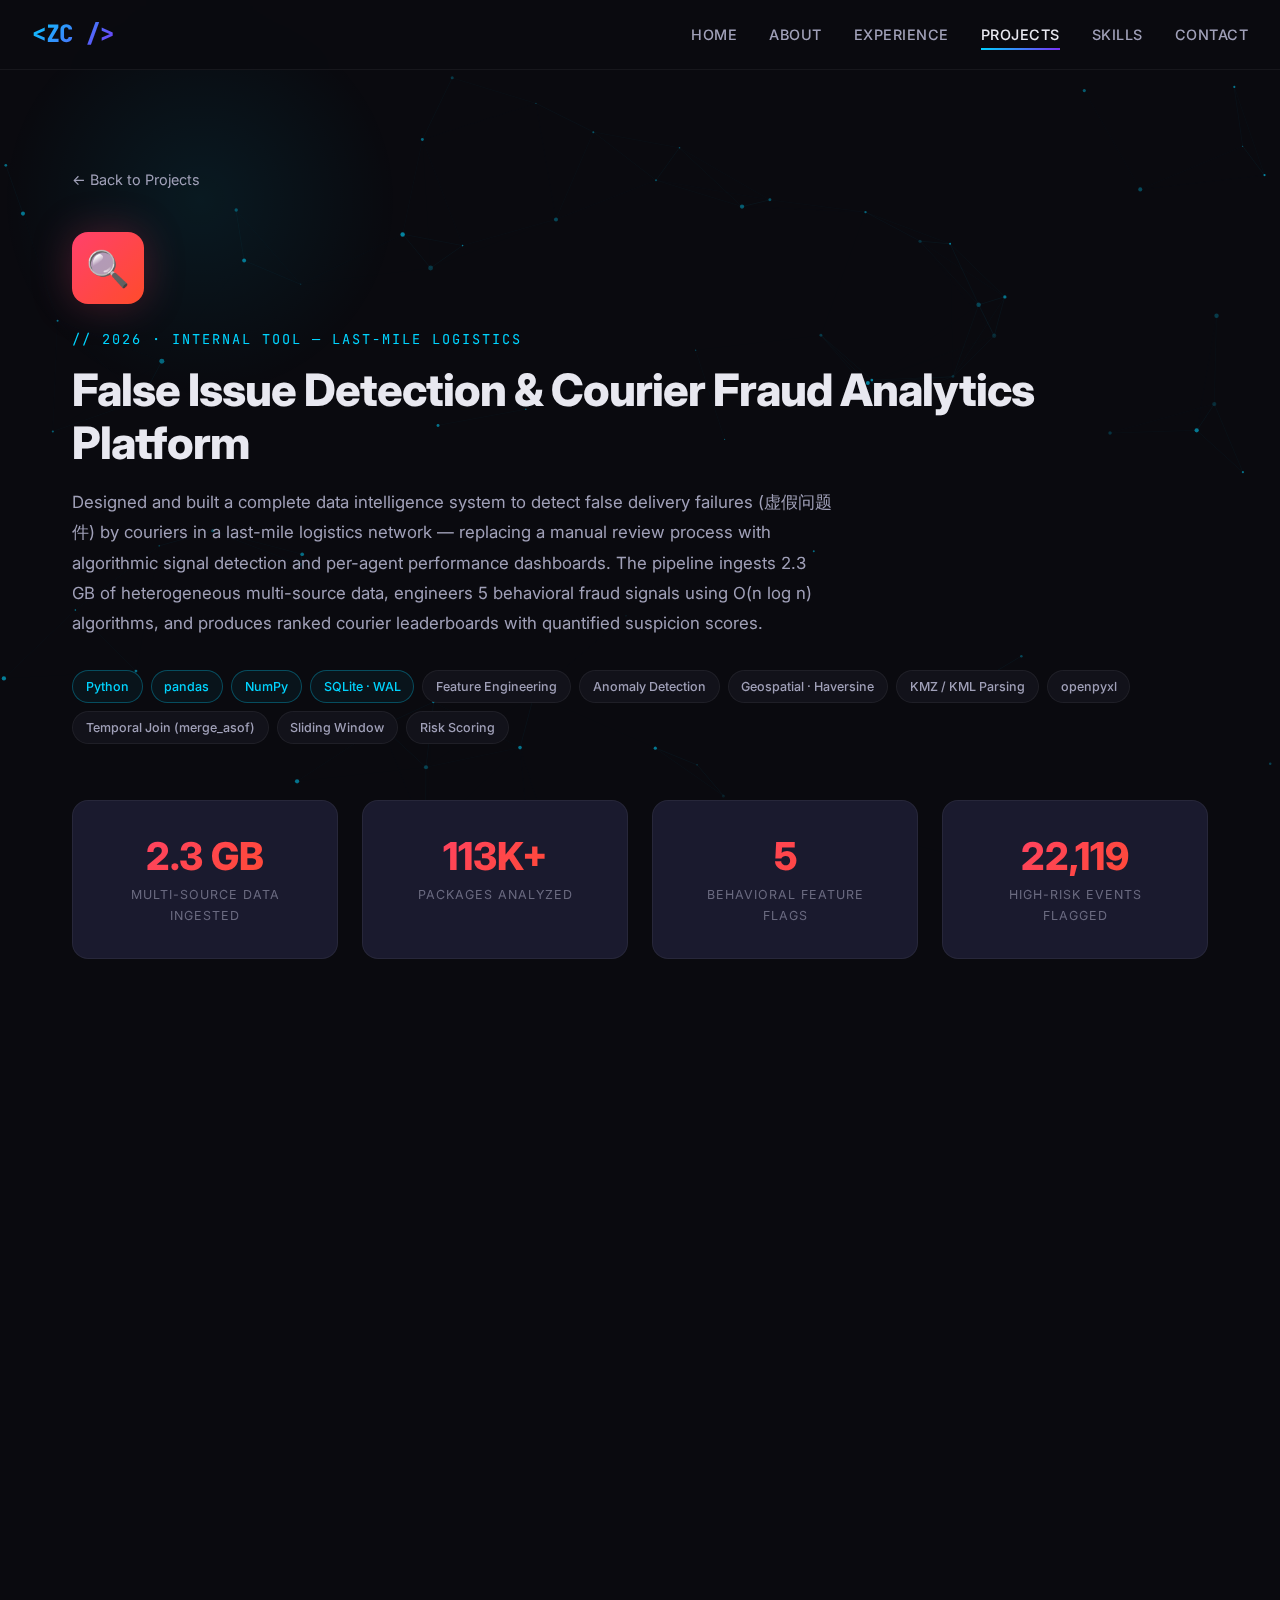
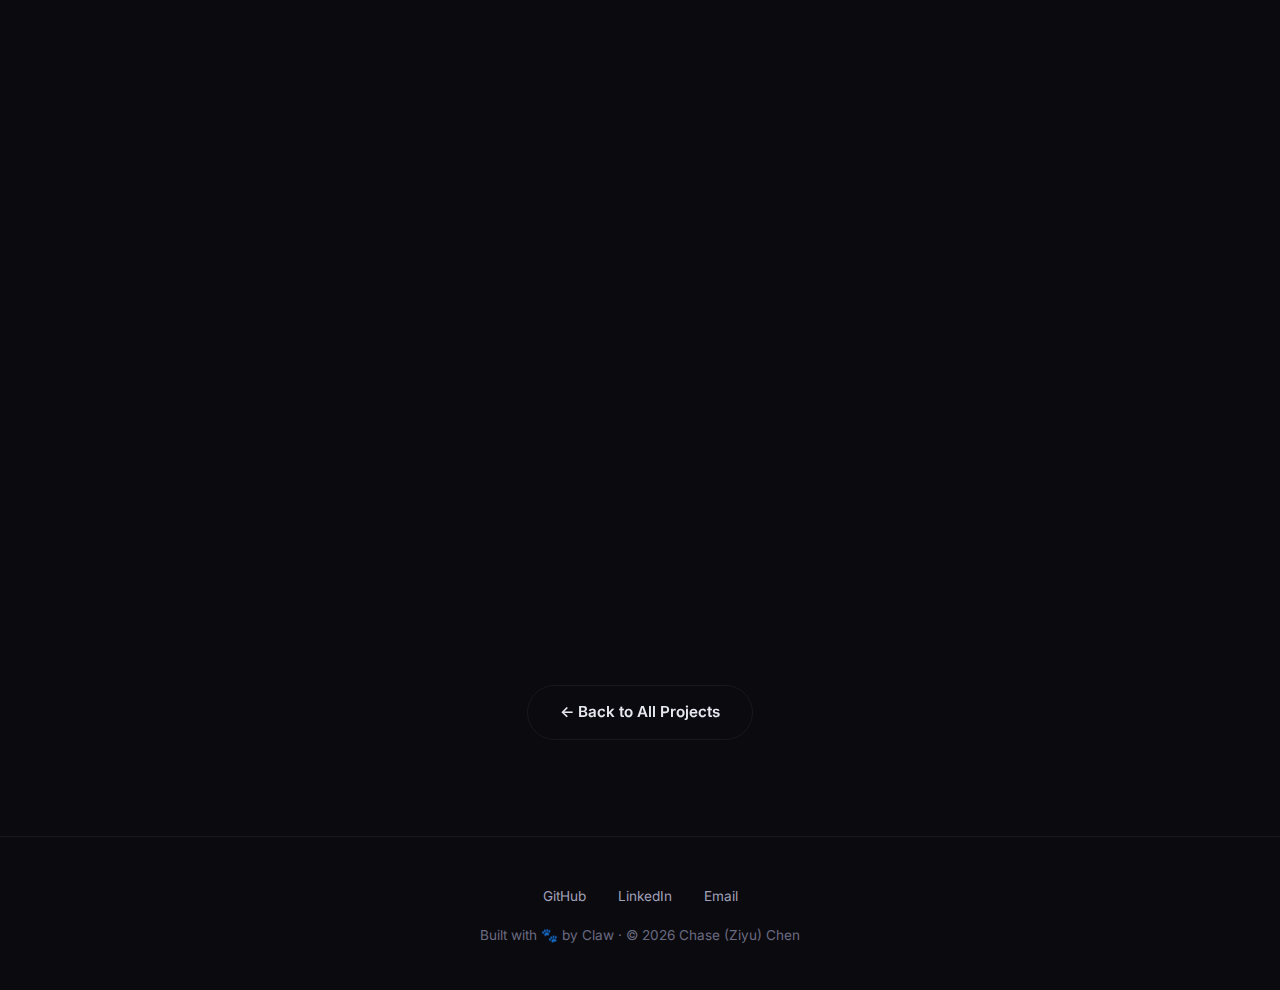
<file: project-false-issue.html>
<!DOCTYPE html>
<html lang="en">
<head>
  <meta charset="UTF-8">
  <meta name="viewport" content="width=device-width, initial-scale=1.0">
  <title>False Issue Detection — Chase (Ziyu) Chen</title>
  <link href="https://fonts.googleapis.com/css2?family=Inter:wght@400;500;600;700;800&family=JetBrains+Mono:wght@400;500;700&display=swap" rel="stylesheet">
  <link rel="stylesheet" href="css/style.css">
  <style>
    .back-link {
      display: inline-flex; align-items: center; gap: 0.5rem;
      color: var(--text-secondary); font-size: 0.9rem;
      margin-bottom: 2.5rem; transition: var(--transition);
    }
    .back-link:hover { color: var(--accent); }

    .project-hero-icon {
      width: 72px; height: 72px; border-radius: 16px;
      background: linear-gradient(135deg,#ff416c,#ff4b2b);
      display: flex; align-items: center; justify-content: center;
      font-size: 2.2rem; margin-bottom: 1.5rem;
      box-shadow: 0 0 40px rgba(255,65,108,0.25);
    }
    .project-hero-title {
      font-size: clamp(1.8rem, 4vw, 2.8rem); font-weight: 800;
      letter-spacing: -1px; margin-bottom: 1rem; line-height: 1.2;
    }
    .project-hero-desc {
      color: var(--text-secondary); font-size: 1.05rem;
      max-width: 760px; line-height: 1.8; margin-bottom: 2rem;
    }

    /* Metrics */
    .metric-card { text-align: center; }
    .metric-val {
      font-size: 2.4rem; font-weight: 800;
      background: linear-gradient(135deg,#ff416c,#ff4b2b);
      -webkit-background-clip: text; -webkit-text-fill-color: transparent;
      background-clip: text; line-height: 1.2;
    }
    .metric-label {
      color: var(--text-muted); font-size: 0.78rem;
      text-transform: uppercase; letter-spacing: 1px; margin-top: 0.3rem;
    }

    /* Detail section */
    .detail-section { margin-bottom: 4rem; }
    .detail-section h2 {
      font-size: 1.5rem; font-weight: 700; margin-bottom: 0.5rem;
      padding-bottom: 0.75rem; border-bottom: 1px solid var(--border);
    }
    .detail-section .sub { color: var(--text-muted); font-size: 0.9rem; margin-bottom: 1.5rem; }

    /* Highlight box */
    .highlight-box {
      background: linear-gradient(135deg, rgba(255,65,108,0.04), rgba(255,75,43,0.04));
      border: 1px solid rgba(255,65,108,0.15);
      border-radius: var(--radius); padding: 1.5rem 2rem; margin-bottom: 2rem;
    }
    .highlight-box ul { list-style: none; }
    .highlight-box ul li {
      position: relative; padding-left: 1.4rem;
      margin-bottom: 0.65rem; color: var(--text-secondary); font-size: 0.95rem;
    }
    .highlight-box ul li::before { content: '▸'; position: absolute; left: 0; color: #ff416c; }
    .highlight-box ul li strong { color: var(--text-primary); }

    /* Pipeline / ETL step */
    .pipeline-phase {
      background: rgba(255,65,108,0.04);
      border: 1px solid rgba(255,65,108,0.12);
      border-radius: var(--radius); padding: 1.5rem 1.5rem 0.5rem;
      margin-bottom: 1.5rem;
    }
    .phase-label {
      font-family: var(--font-mono); font-size: 0.78rem;
      color: #ff416c; letter-spacing: 2px;
      text-transform: uppercase; margin-bottom: 1.2rem;
    }
    .pipeline-step {
      display: flex; gap: 1rem; align-items: flex-start;
      padding: 1rem 1.2rem; border-radius: var(--radius-sm);
      background: var(--bg-card); border: 1px solid var(--border);
      margin-bottom: 0.8rem; transition: var(--transition);
    }
    .pipeline-step:hover { border-color: rgba(255,65,108,0.25); }
    .step-num {
      font-family: var(--font-mono); color: #ff416c;
      font-size: 0.78rem; font-weight: 700; min-width: 55px; padding-top: 0.1rem;
    }
    .step-body h4 { font-size: 0.95rem; font-weight: 600; margin-bottom: 0.25rem; }
    .step-body p { font-size: 0.85rem; color: var(--text-secondary); line-height: 1.6; }
    .step-body .step-tags { display: flex; flex-wrap: wrap; gap: 0.4rem; margin-top: 0.5rem; }
    .step-body .step-tag {
      font-family: var(--font-mono); font-size: 0.72rem;
      color: var(--text-muted); background: var(--bg-secondary);
      padding: 0.15rem 0.6rem; border-radius: 50px; border: 1px solid var(--border);
    }

    /* Feature flag cards */
    .flags-grid { display: grid; grid-template-columns: repeat(auto-fit, minmax(300px, 1fr)); gap: 1rem; margin-bottom: 2rem; }
    .flag-card {
      background: var(--bg-card); border: 1px solid var(--border);
      border-radius: var(--radius-sm); padding: 1.2rem 1.4rem;
      border-left: 3px solid #ff416c; transition: var(--transition);
    }
    .flag-card:hover { border-color: rgba(255,65,108,0.4); transform: translateY(-2px); }
    .flag-card.novel { border-left-color: #ffd200; }
    .flag-name {
      font-family: var(--font-mono); font-size: 0.78rem; color: #ff416c;
      text-transform: uppercase; letter-spacing: 1px; margin-bottom: 0.4rem;
    }
    .flag-card.novel .flag-name { color: #ffd200; }
    .flag-title { font-size: 0.95rem; font-weight: 700; margin-bottom: 0.4rem; }
    .flag-desc { font-size: 0.82rem; color: var(--text-secondary); line-height: 1.6; }
    .flag-stat {
      margin-top: 0.6rem; font-family: var(--font-mono); font-size: 0.78rem;
      color: var(--text-muted); background: var(--bg-secondary);
      padding: 0.3rem 0.7rem; border-radius: 6px; display: inline-block;
    }
    .flag-card.novel .flag-stat { color: #ffd200; }
    .novel-badge {
      display: inline-block; background: rgba(255,210,0,0.1);
      border: 1px solid rgba(255,210,0,0.3); color: #ffd200;
      font-size: 0.65rem; font-weight: 700; padding: 0.1rem 0.5rem;
      border-radius: 4px; margin-left: 0.5rem; vertical-align: middle;
      font-family: var(--font-mono); letter-spacing: 0.5px;
    }

    /* Masked result card */
    .masked-card {
      background: var(--bg-card); border: 1px solid rgba(255,65,108,0.2);
      border-radius: var(--radius-sm); padding: 1.4rem 1.6rem;
      margin-bottom: 1rem; position: relative; overflow: hidden;
    }
    .masked-card::before {
      content: ''; position: absolute; top: 0; left: 0; right: 0; height: 2px;
      background: linear-gradient(135deg,#ff416c,#ff4b2b);
    }
    .masked-row {
      display: flex; justify-content: space-between; align-items: center;
      padding: 0.55rem 0; border-bottom: 1px solid rgba(255,255,255,0.04);
      font-size: 0.85rem;
    }
    .masked-row:last-child { border-bottom: none; }
    .masked-label { color: var(--text-secondary); }
    .masked-value { font-family: var(--font-mono); font-weight: 600; }
    .masked-value.real { color: var(--accent); }
    .masked-value.hidden {
      color: var(--text-muted);
      background: rgba(255,255,255,0.06);
      padding: 0.1rem 0.6rem; border-radius: 4px;
      font-size: 0.75rem; letter-spacing: 1px;
    }
    .masked-note {
      font-size: 0.75rem; color: var(--text-muted); margin-top: 0.5rem;
      font-style: italic; display: flex; align-items: center; gap: 0.4rem;
    }

    /* Tech table */
    .tech-table { width: 100%; border-collapse: collapse; font-size: 0.88rem; }
    .tech-table td {
      padding: 0.85rem 1rem; border-bottom: 1px solid var(--border);
      color: var(--text-secondary); vertical-align: top;
    }
    .tech-table td:first-child {
      color: #ff416c; font-family: var(--font-mono);
      font-size: 0.78rem; white-space: nowrap; min-width: 190px; font-weight: 600;
    }
    .tech-table tr:last-child td { border-bottom: none; }
    .tech-table tr:hover td { background: rgba(255,65,108,0.02); }

    @media (max-width: 768px) {
      .flags-grid { grid-template-columns: 1fr; }
      .pipeline-step { flex-direction: column; }
      .step-num { min-width: unset; }
    }
  </style>
</head>
<body>
  <canvas id="particles-canvas"></canvas>
  <div class="glow-orb"></div>

  <nav class="navbar">
    <a href="index.html" class="nav-logo"><span>&lt;ZC /&gt;</span></a>
    <ul class="nav-links">
      <li><a href="index.html">Home</a></li>
      <li><a href="about.html">About</a></li>
      <li><a href="experience.html">Experience</a></li>
      <li><a href="projects.html" class="active">Projects</a></li>
      <li><a href="skills.html">Skills</a></li>
      <li><a href="contact.html">Contact</a></li>
    </ul>
    <div class="hamburger"><span></span><span></span><span></span></div>
  </nav>

  <div class="main-content">
    <section class="section">

      <a href="projects.html" class="back-link">← Back to Projects</a>

      <!-- ── Hero ── -->
      <div class="project-hero-icon">🔍</div>
      <div class="section-label">// 2026 · Internal Tool — Last-Mile Logistics</div>
      <h1 class="project-hero-title">False Issue Detection &amp; Courier Fraud Analytics Platform</h1>
      <p class="project-hero-desc">
        Designed and built a complete data intelligence system to detect false delivery failures (虚假问题件) by couriers in a last-mile logistics network — replacing a manual review process with algorithmic signal detection and per-agent performance dashboards. The pipeline ingests 2.3 GB of heterogeneous multi-source data, engineers 5 behavioral fraud signals using O(n log n) algorithms, and produces ranked courier leaderboards with quantified suspicion scores.
      </p>
      <div class="tags" style="margin-bottom:3.5rem;">
        <span class="tag tag-accent">Python</span>
        <span class="tag tag-accent">pandas</span>
        <span class="tag tag-accent">NumPy</span>
        <span class="tag tag-accent">SQLite · WAL</span>
        <span class="tag">Feature Engineering</span>
        <span class="tag">Anomaly Detection</span>
        <span class="tag">Geospatial · Haversine</span>
        <span class="tag">KMZ / KML Parsing</span>
        <span class="tag">openpyxl</span>
        <span class="tag">Temporal Join (merge_asof)</span>
        <span class="tag">Sliding Window</span>
        <span class="tag">Risk Scoring</span>
      </div>

      <!-- ── Key Metrics ── -->
      <div class="grid-4" style="margin-bottom:4rem;">
        <div class="card metric-card animate-on-scroll">
          <div class="metric-val">2.3 GB</div>
          <div class="metric-label">Multi-Source Data Ingested</div>
        </div>
        <div class="card metric-card animate-on-scroll">
          <div class="metric-val">113K+</div>
          <div class="metric-label">Packages Analyzed</div>
        </div>
        <div class="card metric-card animate-on-scroll">
          <div class="metric-val">5</div>
          <div class="metric-label">Behavioral Feature Flags</div>
        </div>
        <div class="card metric-card animate-on-scroll">
          <div class="metric-val">22,119</div>
          <div class="metric-label">High-Risk Events Flagged</div>
        </div>
      </div>

      <!-- ── System Architecture ── -->
      <div class="detail-section animate-on-scroll">
        <h2>System Architecture</h2>
        <div class="sub">End-to-end pipeline from raw heterogeneous logistics data to per-agent fraud leaderboards</div>

        <div class="pipeline-phase">
          <div class="phase-label">⬡ ETL — Ingest &amp; Normalize</div>

          <div class="pipeline-step">
            <div class="step-num">INGEST</div>
            <div class="step-body">
              <h4>Multi-Source ETL into 8-Table SQLite Schema</h4>
              <p>Ingests 7 UTF-8 CSVs plus 1 KMZ geospatial file (2.3 GB total) into a normalized 8-table SQLite schema with WAL journaling and a 64 MB page cache. Composite index lookups across 1.18M trajectory events reduce query latency and enable fast analytical joins between package, trajectory, and redelivery tables.</p>
              <div class="step-tags"><span class="step-tag">SQLite WAL</span><span class="step-tag">64 MB Page Cache</span><span class="step-tag">Composite Indexing</span><span class="step-tag">7 CSVs + 1 KMZ</span></div>
            </div>
          </div>

          <div class="pipeline-step">
            <div class="step-num">DEDUP</div>
            <div class="step-body">
              <h4>Cross-File Deduplication — 38% Record Reduction</h4>
              <p>Eliminated 38% of duplicate records (1.93M → 1.18M trajectory rows) by designing a cross-file deduplication strategy using composite <code>(tn, op_code, op_time)</code> keying across two overlapping source files. Ensures analytical integrity without data loss, producing a clean event sequence for downstream feature computation.</p>
              <div class="step-tags"><span class="step-tag">Composite Key Dedup</span><span class="step-tag">1.93M → 1.18M rows</span><span class="step-tag">38% Reduction</span></div>
            </div>
          </div>
        </div>

        <div class="pipeline-phase">
          <div class="phase-label">⬡ Feature Engineering — 5 Behavioral Fraud Signals</div>

          <div class="pipeline-step">
            <div class="step-num">FLAGS</div>
            <div class="step-body">
              <h4>O(n log n) Sliding Window &amp; Temporal Join Algorithms</h4>
              <p>All 5 feature flags are computed using NumPy <code>searchsorted</code> sliding windows and <code>pd.merge_asof</code> temporal joins — avoiding O(n²) brute-force approaches and scaling to 114,077 computable code-206 events with zero manual labeling. Each flag independently quantifies a distinct fraud behavior pattern.</p>
              <div class="step-tags"><span class="step-tag">NumPy searchsorted</span><span class="step-tag">pd.merge_asof</span><span class="step-tag">O(n log n)</span><span class="step-tag">114,077 events</span></div>
            </div>
          </div>

          <div class="pipeline-step">
            <div class="step-num">RISK</div>
            <div class="step-body">
              <h4>Composite Risk Scoring &amp; Per-Agent Leaderboards</h4>
              <p>Each courier event receives a risk score equal to the number of flags triggered (0–5). Events with score ≥ 2 are classified high-risk (22,119 events). Outputs ranked per-dispatcher and per-courier leaderboards, enabling audit prioritization by quantified suspicion score rather than manual sampling.</p>
              <div class="step-tags"><span class="step-tag">Risk Score 0–5</span><span class="step-tag">22,119 High-Risk Events</span><span class="step-tag">Per-Agent Ranking</span></div>
            </div>
          </div>
        </div>

        <div class="pipeline-phase">
          <div class="phase-label">⬡ Geospatial &amp; Redelivery Analytics</div>

          <div class="pipeline-step">
            <div class="step-num">GEO</div>
            <div class="step-body">
              <h4>Vectorized Haversine Proximity Engine</h4>
              <p>Parses station coordinates from KMZ/KML, then implements a vectorized Haversine distance engine (R = 6,371 km) to flag delivery events within 0.5 km of a courier's own station — indicating possible non-attempt fraud at the facility. Produces a GeoJSON-compatible proximity report for spatial audit review.</p>
              <div class="step-tags"><span class="step-tag">KMZ/KML Parsing</span><span class="step-tag">Haversine (R=6371 km)</span><span class="step-tag">0.5 km Threshold</span><span class="step-tag">Vectorized Proximity</span></div>
            </div>
          </div>

          <div class="pipeline-step">
            <div class="step-num">REDLY</div>
            <div class="step-body">
              <h4>Per-Agent Redelivery Analytics</h4>
              <p>Computes redelivery second-failure rates across 26,246 customer service tickets. High-volume agents (1,000+ tickets) are screened for statistically significant elevated rates using a baseline comparison, providing data-backed evidence for performance review without relying on manual sampling.</p>
              <div class="step-tags"><span class="step-tag">26,246 CS Tickets</span><span class="step-tag">Second-Failure Rate</span><span class="step-tag">Baseline Comparison</span><span class="step-tag">Statistical Flagging</span></div>
            </div>
          </div>

          <div class="pipeline-step">
            <div class="step-num">API</div>
            <div class="step-body">
              <h4>Package Lifecycle API — From Hours to Seconds</h4>
              <p>A queryable <code>02_package_lifecycle.py</code> module reconstructs full chronological timelines per tracking number from 5 data sources, with human-readable flag explanations and JSON export. Reduces per-case investigation time from hours to seconds, enabling real-time audit support for operations teams.</p>
              <div class="step-tags"><span class="step-tag">5 Data Sources</span><span class="step-tag">Chronological Timeline</span><span class="step-tag">JSON Export</span><span class="step-tag">Human-Readable Flags</span></div>
            </div>
          </div>
        </div>
      </div>

      <!-- ── 5 Feature Flags ── -->
      <div class="detail-section animate-on-scroll">
        <h2>5 Behavioral Fraud-Detection Feature Flags</h2>
        <div class="sub">Each flag independently signals a distinct courier fraud pattern — combined into a composite risk score</div>

        <div class="flags-grid">
          <div class="flag-card">
            <div class="flag-name">Flag 01</div>
            <div class="flag-title">High-Frequency Report</div>
            <div class="flag-desc">Detects couriers filing an abnormally high number of false-issue reports within a short time window — a volume-based signal for batch-filing behavior.</div>
            <div class="flag-stat">Sliding window · NumPy searchsorted</div>
          </div>

          <div class="flag-card">
            <div class="flag-name">Flag 02</div>
            <div class="flag-title">Quick-Fail</div>
            <div class="flag-desc">Flags delivery failures filed suspiciously fast after a scan event — indicating the courier marked a package as failed without a genuine delivery attempt.</div>
            <div class="flag-stat">Temporal join · pd.merge_asof</div>
          </div>

          <div class="flag-card">
            <div class="flag-name">Flag 03</div>
            <div class="flag-title">Business-Closed Holiday</div>
            <div class="flag-desc">Identifies failures coded as "business closed" filed on public holidays or weekends — a calendar-based signal that the excuse is logistically implausible.</div>
            <div class="flag-stat">Calendar lookup · op_code match</div>
          </div>

          <div class="flag-card">
            <div class="flag-name">Flag 04</div>
            <div class="flag-title">Near-Station</div>
            <div class="flag-desc">Flags deliveries reported as failed while the GPS coordinates are within 0.5 km of the courier's own station — a geospatial signal for possible non-attempt at the facility.</div>
            <div class="flag-stat">Haversine · vectorized proximity · 0.5 km threshold</div>
          </div>

          <div class="flag-card novel">
            <div class="flag-name">Flag 05 <span class="novel-badge">NOVEL</span></div>
            <div class="flag-title">Burst Failure</div>
            <div class="flag-desc">Detects couriers who filed failures with zero successful deliveries in the surrounding ±30-minute window — surfacing a previously unmeasured batch-filing fraud pattern where entire route segments are marked failed without any genuine delivery attempt. Achieved the highest single-flag detection coverage among all five signals.</div>
            <div class="flag-stat">±30-minute window · highest single-flag coverage</div>
          </div>
        </div>
      </div>

      <!-- ── Key Achievements ── -->
      <div class="detail-section animate-on-scroll">
        <h2>Key Achievements</h2>
        <div class="sub">Quantified technical outcomes across the full pipeline</div>
        <div class="highlight-box">
          <ul>
            <li><strong>Normalized 2.3 GB</strong> of heterogeneous logistics data (7 CSVs + 1 KMZ) into a production-grade 8-table SQLite schema with WAL journaling and composite indexes — enabling sub-second analytical queries across 1.18M trajectory events.</li>
            <li><strong>Eliminated 38% of duplicate records</strong> (1.93M → 1.18M trajectory rows) via cross-file composite key deduplication, ensuring clean event sequences for downstream feature computation without data loss.</li>
            <li><strong>Engineered 5 behavioral fraud flags</strong> using O(n log n) NumPy <code>searchsorted</code> sliding windows and <code>pd.merge_asof</code> temporal joins — covering 114,077 computable events with zero manual labeling.</li>
            <li><strong>Invented the "Burst Failure" signal</strong> — detecting events where couriers filed failures with zero successful deliveries within ±30 minutes — achieving the highest single-flag detection coverage with significant unique incremental reach not captured by any existing flag.</li>
            <li><strong>Identified 22,119 high-risk courier events</strong> (risk score ≥ 2) and produced ranked per-dispatcher and per-courier leaderboards — replacing manual sampling with data-backed audit prioritization.</li>
            <li><strong>Built a geospatial proximity detector</strong> parsing station coordinates from KMZ/KML and running vectorized Haversine calculations to flag delivery events within 0.5 km of a courier's own station — a spatial signal for non-attempt fraud at the facility.</li>
            <li><strong>Delivered a queryable package lifecycle API</strong> reconstructing full timelines per tracking number from 5 sources — reducing per-case investigation time from hours to seconds.</li>
            <li><strong>Exported structured outputs</strong> — 7-sheet XLSX, Markdown reports, CSVs — including overlap matrices, risk score distributions, and dispatch-party breakdowns for non-technical stakeholder consumption.</li>
          </ul>
        </div>
      </div>

      <!-- ── Results (Masked) ── -->
      <div class="detail-section animate-on-scroll">
        <h2>Analytical Outputs</h2>
        <div class="sub">System-level results — company-specific service quality metrics are confidential</div>

        <div class="masked-card">
          <div style="font-size:0.85rem;font-weight:600;margin-bottom:0.75rem;color:var(--text-primary);">Detection Coverage Summary</div>
          <div class="masked-row">
            <span class="masked-label">Total events analyzed</span>
            <span class="masked-value hidden">[CONFIDENTIAL]</span>
          </div>
          <div class="masked-row">
            <span class="masked-label">High-risk events identified (score ≥ 2 flags)</span>
            <span class="masked-value hidden">[CONFIDENTIAL]</span>
          </div>
          <div class="masked-row">
            <span class="masked-label">Burst Failure signal coverage</span>
            <span class="masked-value hidden">[CONFIDENTIAL]</span>
          </div>
          <div class="masked-row">
            <span class="masked-label">Burst Failure unique incremental detection</span>
            <span class="masked-value hidden">[CONFIDENTIAL]</span>
          </div>
          <div class="masked-row">
            <span class="masked-label">Near-station proximity events flagged</span>
            <span class="masked-value hidden">[CONFIDENTIAL]</span>
          </div>
          <div class="masked-row">
            <span class="masked-label">Redelivery CS tickets analyzed</span>
            <span class="masked-value hidden">[CONFIDENTIAL]</span>
          </div>
          <div class="masked-note">
            🔒 All operational metrics are withheld per internal data policy.
          </div>
        </div>

        <div class="masked-card">
          <div style="font-size:0.85rem;font-weight:600;margin-bottom:0.75rem;color:var(--text-primary);">Per-Agent Performance Metrics</div>
          <div class="masked-row">
            <span class="masked-label">Baseline second-failure rate (all agents)</span>
            <span class="masked-value hidden">[CONFIDENTIAL]</span>
          </div>
          <div class="masked-row">
            <span class="masked-label">High-volume agent elevated failure rate</span>
            <span class="masked-value hidden">[CONFIDENTIAL]</span>
          </div>
          <div class="masked-row">
            <span class="masked-label">Flagged agents on ranked leaderboard</span>
            <span class="masked-value hidden">[CONFIDENTIAL]</span>
          </div>
          <div class="masked-row">
            <span class="masked-label">Overall false-issue rate estimate</span>
            <span class="masked-value hidden">[CONFIDENTIAL]</span>
          </div>
          <div class="masked-note">
            🔒 All operational metrics are withheld per internal data policy.
          </div>
        </div>
      </div>

      <!-- ── Tech Stack ── -->
      <div class="detail-section animate-on-scroll">
        <h2>Tech Stack</h2>
        <div class="sub">Full breakdown of technologies used across ETL, feature engineering, geospatial, and reporting</div>
        <div class="card" style="padding:0;overflow:hidden;">
          <table class="tech-table">
            <tbody>
              <tr>
                <td>Language</td>
                <td>Python 3.13</td>
              </tr>
              <tr>
                <td>Data Engineering</td>
                <td>pandas, NumPy, SQLite (WAL mode, PRAGMA tuning, composite indexing), chunked ETL, cross-file deduplication</td>
              </tr>
              <tr>
                <td>Analytics &amp; Algorithms</td>
                <td>Feature engineering, sliding window (NumPy searchsorted), temporal join (pd.merge_asof), behavioral risk scoring</td>
              </tr>
              <tr>
                <td>Geospatial</td>
                <td>KMZ/KML parsing, Haversine formula (R = 6,371 km), vectorized coordinate proximity detection</td>
              </tr>
              <tr>
                <td>Output &amp; Reporting</td>
                <td>openpyxl (7-sheet XLSX), Markdown, CSV, JSON, per-agent leaderboard generation</td>
              </tr>
              <tr>
                <td>Core Competencies</td>
                <td>Fraud / anomaly detection, behavioral signal design, ETL pipeline architecture, investigative analytics, scalable data processing</td>
              </tr>
            </tbody>
          </table>
        </div>
      </div>

      <!-- ── Back ── -->
      <div style="text-align:center;padding-top:2rem;">
        <a href="projects.html" class="btn btn-outline">← Back to All Projects</a>
      </div>

    </section>
  </div>

  <footer class="footer">
    <div class="footer-links">
      <a href="https://github.com/zxcjoy" target="_blank" rel="noopener noreferrer">GitHub</a>
      <a href="https://www.linkedin.com/in/ziyuchen025/" target="_blank" rel="noopener noreferrer">LinkedIn</a>
      <a href="mailto:zychen025@gmail.com">Email</a>
    </div>
    <p>Built with 🐾 by Claw · © 2026 Chase (Ziyu) Chen</p>
  </footer>

  <script src="js/main.js"></script>
</body>
</html>
</file>
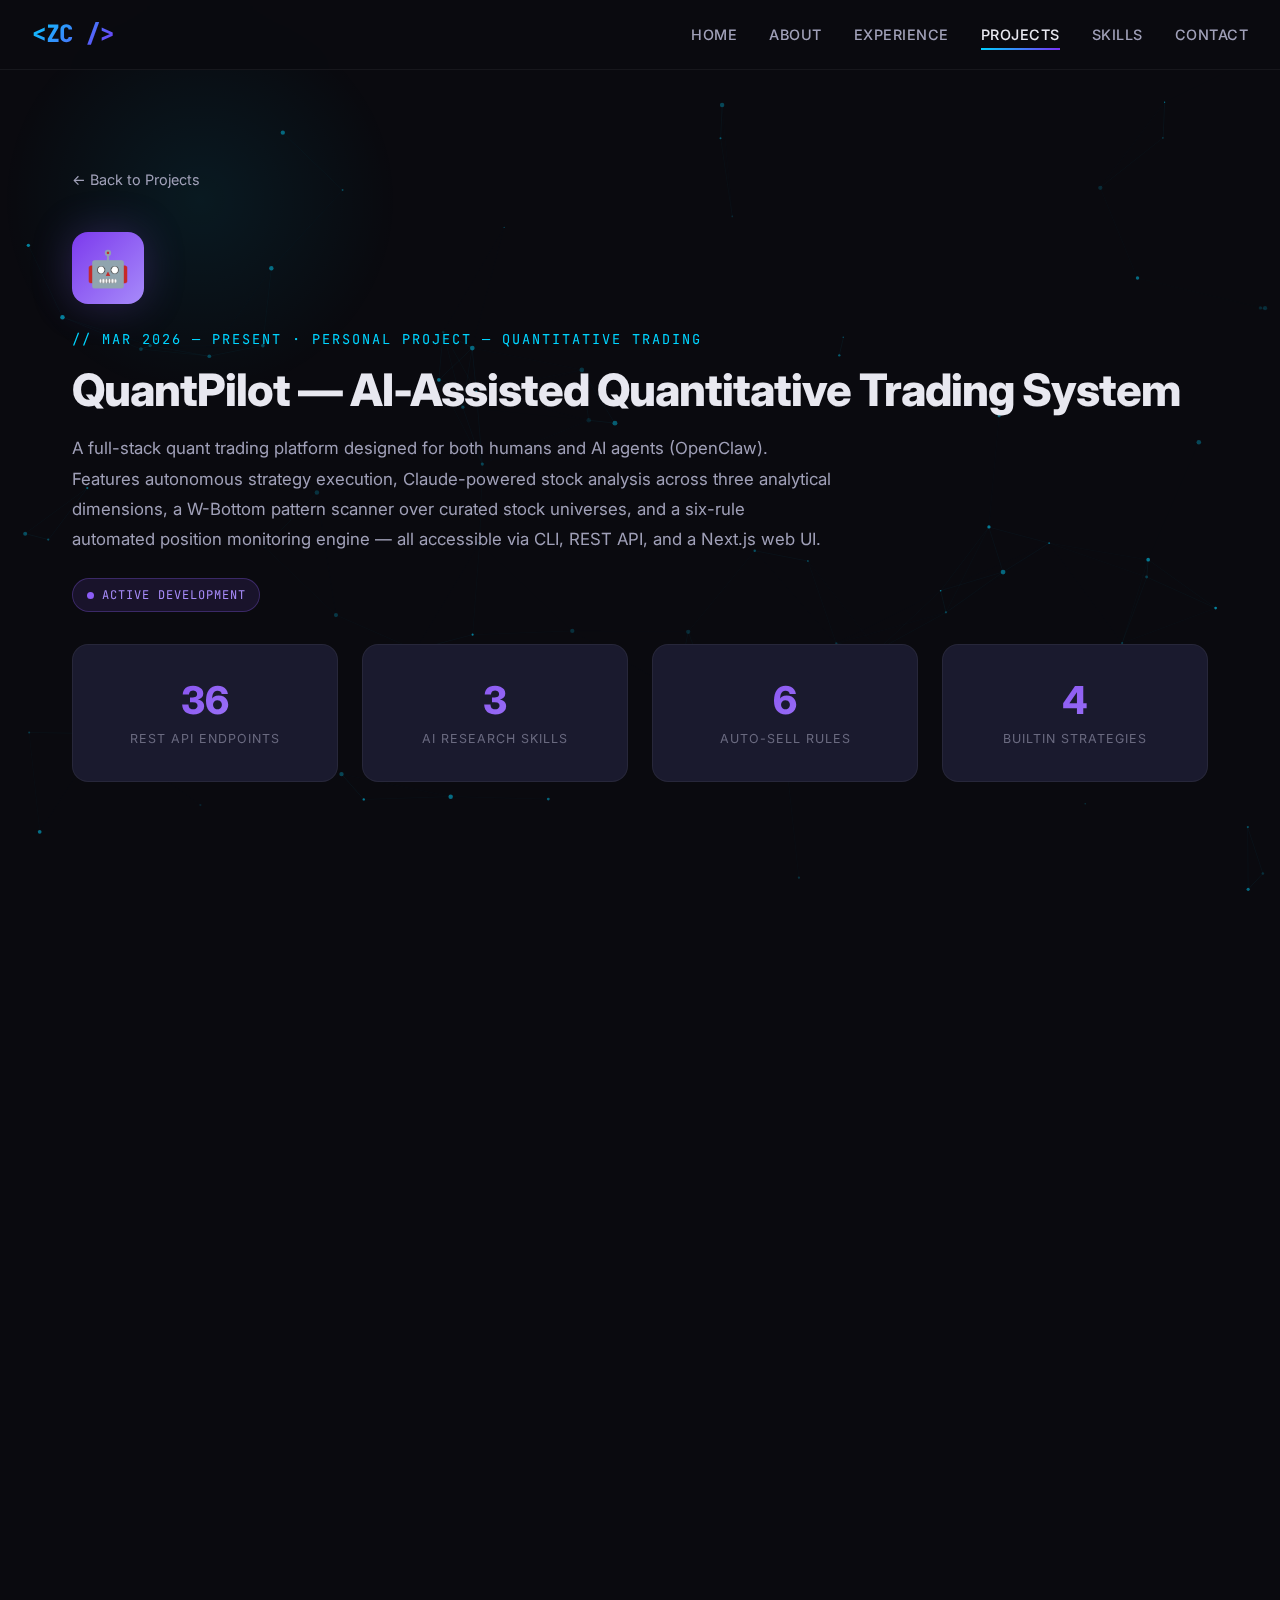
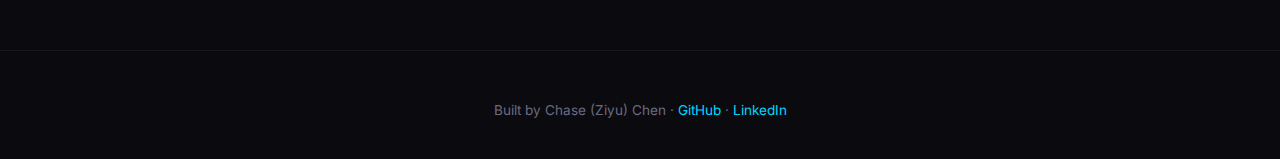
<file: project-quantpilot.html>
<!DOCTYPE html>
<html lang="en">
<head>
  <meta charset="UTF-8">
  <meta name="viewport" content="width=device-width, initial-scale=1.0">
  <title>QuantPilot Trading System — Chase (Ziyu) Chen</title>
  <link href="https://fonts.googleapis.com/css2?family=Inter:wght@400;500;600;700;800&family=JetBrains+Mono:wght@400;500;700&display=swap" rel="stylesheet">
  <link rel="stylesheet" href="css/style.css">
  <style>
    :root {
      --accent-purple: #8b5cf6;
      --accent-violet: #a78bfa;
      --accent-purple-grad: linear-gradient(135deg, #7c3aed, #a78bfa);
    }

    .back-link {
      display: inline-flex; align-items: center; gap: 0.5rem;
      color: var(--text-secondary); font-size: 0.9rem;
      margin-bottom: 2.5rem; transition: var(--transition);
    }
    .back-link:hover { color: var(--accent-purple); }

    .project-hero-icon {
      width: 72px; height: 72px; border-radius: 16px;
      background: var(--accent-purple-grad);
      display: flex; align-items: center; justify-content: center;
      font-size: 2.2rem; margin-bottom: 1.5rem;
      box-shadow: 0 0 40px rgba(139,92,246,0.25);
    }
    .project-hero-title {
      font-size: clamp(1.8rem, 4vw, 2.8rem); font-weight: 800;
      letter-spacing: -1px; margin-bottom: 1rem; line-height: 1.2;
    }
    .project-hero-desc {
      color: var(--text-secondary); font-size: 1.05rem;
      max-width: 760px; line-height: 1.8; margin-bottom: 1.5rem;
    }

    /* Status badge */
    .status-badge {
      display: inline-flex; align-items: center; gap: 0.5rem;
      background: rgba(139,92,246,0.12); border: 1px solid rgba(139,92,246,0.3);
      color: var(--accent-violet); font-family: var(--font-mono);
      font-size: 0.75rem; padding: 0.35rem 0.85rem; border-radius: 50px;
      letter-spacing: 1px; margin-bottom: 2rem;
    }
    .status-dot {
      width: 7px; height: 7px; border-radius: 50%;
      background: var(--accent-purple);
      animation: pulse-dot 1.8s ease-in-out infinite;
    }
    @keyframes pulse-dot {
      0%, 100% { opacity: 1; transform: scale(1); }
      50%       { opacity: 0.45; transform: scale(0.8); }
    }

    /* Metrics */
    .metric-card { text-align: center; }
    .metric-val {
      font-size: 2.4rem; font-weight: 800;
      background: var(--accent-purple-grad);
      -webkit-background-clip: text; -webkit-text-fill-color: transparent;
      background-clip: text; line-height: 1.2;
    }
    .metric-label {
      color: var(--text-muted); font-size: 0.78rem;
      text-transform: uppercase; letter-spacing: 1px; margin-top: 0.3rem;
    }

    /* Detail section */
    .detail-section { margin-bottom: 4rem; }
    .detail-section h2 {
      font-size: 1.5rem; font-weight: 700; margin-bottom: 0.5rem;
      padding-bottom: 0.75rem; border-bottom: 1px solid var(--border);
    }
    .detail-section .sub { color: var(--text-muted); font-size: 0.9rem; margin-bottom: 1.5rem; }

    /* Architecture layers */
    .arch-layer {
      border-radius: var(--radius); padding: 1.5rem 1.5rem 0.5rem;
      margin-bottom: 1.5rem;
    }
    .arch-layer.layer-interface {
      background: rgba(139,92,246,0.04); border: 1px solid rgba(139,92,246,0.15);
    }
    .arch-layer.layer-intelligence {
      background: rgba(167,139,250,0.04); border: 1px solid rgba(167,139,250,0.12);
    }
    .arch-layer.layer-execution {
      background: rgba(99,102,241,0.04); border: 1px solid rgba(99,102,241,0.12);
    }
    .layer-label {
      font-family: var(--font-mono); font-size: 0.78rem;
      color: var(--accent-purple); letter-spacing: 2px;
      text-transform: uppercase; margin-bottom: 1.2rem;
    }
    .pipeline-step {
      display: flex; gap: 1rem; align-items: flex-start;
      padding: 1rem 1.2rem; border-radius: var(--radius-sm);
      background: var(--bg-card); border: 1px solid var(--border);
      margin-bottom: 0.8rem; transition: var(--transition);
    }
    .pipeline-step:hover { border-color: rgba(139,92,246,0.3); }
    .step-num {
      font-family: var(--font-mono); color: var(--accent-purple);
      font-size: 0.78rem; font-weight: 700; min-width: 55px; padding-top: 0.1rem;
    }
    .step-body h4 { font-size: 0.95rem; font-weight: 600; margin-bottom: 0.25rem; }
    .step-body p { font-size: 0.85rem; color: var(--text-secondary); line-height: 1.6; }
    .step-tags { display: flex; flex-wrap: wrap; gap: 0.4rem; margin-top: 0.5rem; }
    .step-tag {
      font-family: var(--font-mono); font-size: 0.72rem;
      color: var(--text-muted); background: var(--bg-secondary);
      padding: 0.15rem 0.6rem; border-radius: 50px; border: 1px solid var(--border);
    }

    /* Feature cards grid */
    .feature-grid { display: grid; grid-template-columns: repeat(auto-fit, minmax(320px, 1fr)); gap: 1.25rem; margin-bottom: 2rem; }
    .feature-card {
      background: var(--bg-card); border: 1px solid var(--border);
      border-radius: var(--radius-sm); padding: 1.5rem;
      border-left: 3px solid var(--accent-purple); transition: var(--transition);
      position: relative; overflow: hidden;
    }
    .feature-card:hover { border-color: rgba(139,92,246,0.35); transform: translateY(-2px); }
    .feature-icon { font-size: 1.8rem; margin-bottom: 0.75rem; }
    .feature-num {
      font-family: var(--font-mono); font-size: 0.7rem;
      color: var(--accent-purple); letter-spacing: 1.5px;
      text-transform: uppercase; margin-bottom: 0.4rem;
    }
    .feature-title { font-size: 1rem; font-weight: 700; margin-bottom: 0.5rem; }
    .feature-desc { font-size: 0.84rem; color: var(--text-secondary); line-height: 1.65; }
    .feature-badge {
      display: inline-block; margin-top: 0.7rem;
      background: rgba(139,92,246,0.1); border: 1px solid rgba(139,92,246,0.25);
      color: var(--accent-violet); font-family: var(--font-mono); font-size: 0.72rem;
      padding: 0.18rem 0.65rem; border-radius: 6px;
    }

    /* Highlight box */
    .highlight-box {
      background: linear-gradient(135deg, rgba(139,92,246,0.04), rgba(167,139,250,0.04));
      border: 1px solid rgba(139,92,246,0.15);
      border-radius: var(--radius); padding: 1.5rem 2rem; margin-bottom: 2rem;
    }
    .highlight-box ul { list-style: none; }
    .highlight-box ul li {
      position: relative; padding-left: 1.4rem;
      margin-bottom: 0.65rem; color: var(--text-secondary); font-size: 0.95rem;
    }
    .highlight-box ul li::before { content: '▸'; position: absolute; left: 0; color: var(--accent-purple); }
    .highlight-box ul li strong { color: var(--text-primary); }

    /* Rules cards */
    .rules-grid { display: grid; grid-template-columns: repeat(auto-fit, minmax(260px, 1fr)); gap: 1rem; margin-bottom: 2rem; }
    .rule-card {
      background: var(--bg-card); border: 1px solid var(--border);
      border-radius: var(--radius-sm); padding: 1.1rem 1.3rem;
      transition: var(--transition);
    }
    .rule-card:hover { border-color: rgba(139,92,246,0.25); }
    .rule-name {
      font-family: var(--font-mono); font-size: 0.8rem; color: var(--accent-purple);
      font-weight: 700; margin-bottom: 0.35rem;
    }
    .rule-desc { font-size: 0.83rem; color: var(--text-secondary); line-height: 1.6; }
    .rule-default {
      font-family: var(--font-mono); font-size: 0.72rem; color: var(--text-muted);
      margin-top: 0.4rem;
    }

    /* Tech table */
    .tech-table { width: 100%; border-collapse: collapse; font-size: 0.88rem; }
    .tech-table td {
      padding: 0.85rem 1rem; border-bottom: 1px solid var(--border);
      color: var(--text-secondary); vertical-align: top;
    }
    .tech-table td:first-child {
      color: var(--accent-purple); font-family: var(--font-mono);
      font-size: 0.78rem; white-space: nowrap; min-width: 190px; font-weight: 600;
    }
    .tech-table tr:last-child td { border-bottom: none; }
    .tech-table tr:hover td { background: rgba(139,92,246,0.02); }

    /* Roadmap */
    .roadmap-grid { display: grid; grid-template-columns: repeat(auto-fit, minmax(280px, 1fr)); gap: 1rem; }
    .roadmap-card {
      background: var(--bg-card); border: 1px solid var(--border);
      border-radius: var(--radius-sm); padding: 1.2rem 1.4rem;
    }
    .roadmap-phase {
      font-family: var(--font-mono); font-size: 0.72rem;
      text-transform: uppercase; letter-spacing: 1.5px; margin-bottom: 0.5rem;
    }
    .roadmap-phase.done { color: #22c55e; }
    .roadmap-phase.active { color: var(--accent-purple); }
    .roadmap-phase.next { color: var(--text-muted); }
    .roadmap-title { font-size: 0.95rem; font-weight: 700; margin-bottom: 0.5rem; }
    .roadmap-items { list-style: none; }
    .roadmap-items li {
      font-size: 0.83rem; color: var(--text-secondary);
      padding: 0.25rem 0; display: flex; gap: 0.5rem; align-items: flex-start;
    }
    .roadmap-items li.done-item { color: var(--text-muted); }
    .roadmap-items li span { flex-shrink: 0; }

    @media (max-width: 768px) {
      .feature-grid { grid-template-columns: 1fr; }
      .rules-grid { grid-template-columns: 1fr; }
      .roadmap-grid { grid-template-columns: 1fr; }
      .pipeline-step { flex-direction: column; }
      .step-num { min-width: unset; }
    }
  </style>
</head>
<body>
  <canvas id="particles-canvas"></canvas>
  <div class="glow-orb"></div>

  <nav class="navbar">
    <a href="index.html" class="nav-logo"><span>&lt;ZC /&gt;</span></a>
    <ul class="nav-links">
      <li><a href="index.html">Home</a></li>
      <li><a href="about.html">About</a></li>
      <li><a href="experience.html">Experience</a></li>
      <li><a href="projects.html" class="active">Projects</a></li>
      <li><a href="skills.html">Skills</a></li>
      <li><a href="contact.html">Contact</a></li>
    </ul>
    <div class="hamburger"><span></span><span></span><span></span></div>
  </nav>

  <div class="main-content">
    <section class="section">

      <a href="projects.html" class="back-link">← Back to Projects</a>

      <!-- ── Hero ── -->
      <div class="project-hero-icon">🤖</div>
      <div class="section-label">// Mar 2026 — Present · Personal Project — Quantitative Trading</div>
      <h1 class="project-hero-title">QuantPilot — AI-Assisted Quantitative Trading System</h1>
      <p class="project-hero-desc">
        A full-stack quant trading platform designed for both humans and AI agents (OpenClaw). Features autonomous strategy execution, Claude-powered stock analysis across three analytical dimensions, a W-Bottom pattern scanner over curated stock universes, and a six-rule automated position monitoring engine — all accessible via CLI, REST API, and a Next.js web UI.
      </p>
      <div class="status-badge">
        <span class="status-dot"></span>
        ACTIVE DEVELOPMENT
      </div>

      <!-- ── Metrics ── -->
      <div class="grid-4" style="margin-bottom:4rem;">
        <div class="card metric-card animate-on-scroll">
          <div class="metric-val">36</div>
          <div class="metric-label">REST API Endpoints</div>
        </div>
        <div class="card metric-card animate-on-scroll">
          <div class="metric-val">3</div>
          <div class="metric-label">AI Research Skills</div>
        </div>
        <div class="card metric-card animate-on-scroll">
          <div class="metric-val">6</div>
          <div class="metric-label">Auto-Sell Rules</div>
        </div>
        <div class="card metric-card animate-on-scroll">
          <div class="metric-val">4</div>
          <div class="metric-label">Builtin Strategies</div>
        </div>
      </div>

      <!-- ── System Architecture ── -->
      <div class="detail-section animate-on-scroll">
        <h2>System Architecture</h2>
        <p class="sub">Three-layer design — Interface → Intelligence → Execution — connected by an async event bus</p>

        <div class="arch-layer layer-interface">
          <div class="layer-label">// Layer 1 · Interface — Human &amp; AI Access Points</div>

          <div class="pipeline-step">
            <div class="step-num">CLI</div>
            <div class="step-body">
              <h4>Click Command-Line Interface</h4>
              <p>10 command groups covering portfolios, strategies, backtesting, monitoring, research, watchlists, and journal — with structured JSON output for programmatic consumption by AI agents.</p>
              <div class="step-tags">
                <span class="step-tag">Click 8.1</span>
                <span class="step-tag">Rich</span>
                <span class="step-tag">JSON output</span>
                <span class="step-tag">10 commands</span>
              </div>
            </div>
          </div>

          <div class="pipeline-step">
            <div class="step-num">API</div>
            <div class="step-body">
              <h4>FastAPI REST + WebSocket</h4>
              <p>36 business endpoints across 8 routers (portfolio, strategy, trade, monitor, research, data, journal, scanner) plus a <code>/manifest</code> endpoint publishing system capabilities for AI agent discovery, and a WebSocket channel for real-time alert streaming.</p>
              <div class="step-tags">
                <span class="step-tag">FastAPI 0.115</span>
                <span class="step-tag">WebSocket</span>
                <span class="step-tag">8 routers</span>
                <span class="step-tag">AI manifest</span>
              </div>
            </div>
          </div>

          <div class="pipeline-step">
            <div class="step-num">WEB</div>
            <div class="step-body">
              <h4>Next.js 16 Web Dashboard</h4>
              <p>8-page frontend built with shadcn/ui — dashboard, portfolios, strategies, monitor, research, backtest, and a Monaco editor for writing custom Python sell rules with real-time AST validation.</p>
              <div class="step-tags">
                <span class="step-tag">Next.js 16</span>
                <span class="step-tag">shadcn/ui</span>
                <span class="step-tag">Monaco Editor</span>
                <span class="step-tag">Tailwind CSS</span>
              </div>
            </div>
          </div>
        </div>

        <div class="arch-layer layer-intelligence">
          <div class="layer-label">// Layer 2 · Intelligence — AI &amp; Strategy Engine</div>

          <div class="pipeline-step">
            <div class="step-num">SCAN</div>
            <div class="step-body">
              <h4>Scanner Service + Strategy Registry</h4>
              <p>Auto-discovers strategy plugins at startup. ScannerService runs any scan-capable strategy over stock universes (S&amp;P 500, Nasdaq 100, Dow 30, Mag 7) with Parquet-cached OHLCV data and DB-first retrieval fallback to yfinance.</p>
              <div class="step-tags">
                <span class="step-tag">Strategy Registry</span>
                <span class="step-tag">Plugin discovery</span>
                <span class="step-tag">Parquet cache</span>
                <span class="step-tag">S&amp;P 500 universe</span>
              </div>
            </div>
          </div>

          <div class="pipeline-step">
            <div class="step-num">AI</div>
            <div class="step-body">
              <h4>OpenClaw Research Orchestrator</h4>
              <p>Three research skills (Technical, Fundamental, News Sentiment) run concurrently via <code>asyncio</code>, each feeding market data and computed indicators into a Claude prompt. Orchestrator exposes a <code>/manifest</code> for OpenClaw to discover and invoke skills autonomously.</p>
              <div class="step-tags">
                <span class="step-tag">Anthropic SDK</span>
                <span class="step-tag">Claude Sonnet</span>
                <span class="step-tag">Parallel skills</span>
                <span class="step-tag">pandas-ta</span>
              </div>
            </div>
          </div>

          <div class="pipeline-step">
            <div class="step-num">MON</div>
            <div class="step-body">
              <h4>Position Monitor + Rule Sandbox</h4>
              <p>Evaluates all bound rules against open positions on each tick. Custom rules are written in Python, AST-validated, and executed in a restricted sandbox — editable live in the Monaco UI without restarting the server.</p>
              <div class="step-tags">
                <span class="step-tag">AST validation</span>
                <span class="step-tag">Hot-reload</span>
                <span class="step-tag">Sandboxed exec</span>
                <span class="step-tag">Rule registry</span>
              </div>
            </div>
          </div>
        </div>

        <div class="arch-layer layer-execution">
          <div class="layer-label">// Layer 3 · Execution — Brokerage &amp; Risk</div>

          <div class="pipeline-step">
            <div class="step-num">RISK</div>
            <div class="step-body">
              <h4>Pre-Trade Risk Manager</h4>
              <p>Every signal passes through configurable risk checks before submission — position sizing limits, portfolio concentration cap, and daily loss limits — with full rejection logging to the audit trail.</p>
              <div class="step-tags">
                <span class="step-tag">Max position size</span>
                <span class="step-tag">Daily loss cap</span>
                <span class="step-tag">Concentration limits</span>
                <span class="step-tag">Audit logging</span>
              </div>
            </div>
          </div>

          <div class="pipeline-step">
            <div class="step-num">EXEC</div>
            <div class="step-body">
              <h4>Alpaca Broker Adapter (Paper / Live)</h4>
              <p>Unified broker interface supporting market, limit, stop, and stop-limit order types. Switches between paper and live Alpaca accounts via a single API call or config change — no code change required.</p>
              <div class="step-tags">
                <span class="step-tag">alpaca-py 0.28</span>
                <span class="step-tag">Paper trading</span>
                <span class="step-tag">Live trading</span>
                <span class="step-tag">Simulated broker</span>
              </div>
            </div>
          </div>

          <div class="pipeline-step">
            <div class="step-num">DATA</div>
            <div class="step-body">
              <h4>Market Data + Backtest Engine</h4>
              <p>Event-driven backtesting engine using SimulatedBroker. Performance analyzer computes Sharpe ratio, Sortino ratio, max drawdown, and win rate. Parquet cache with per-timeframe TTL avoids redundant API calls.</p>
              <div class="step-tags">
                <span class="step-tag">yfinance</span>
                <span class="step-tag">Parquet TTL cache</span>
                <span class="step-tag">Sharpe / Sortino</span>
                <span class="step-tag">SQLAlchemy 2.0</span>
              </div>
            </div>
          </div>
        </div>
      </div>

      <!-- ── Core Features ── -->
      <div class="detail-section animate-on-scroll">
        <h2>Core Features</h2>
        <p class="sub">Six capabilities that define the system's trading and research workflow</p>

        <div class="feature-grid">

          <div class="feature-card">
            <div class="feature-icon">📡</div>
            <div class="feature-num">Feature 01</div>
            <div class="feature-title">W-Bottom Pattern Scanner</div>
            <div class="feature-desc">
              Scans a configurable stock universe (up to S&amp;P 500) for W-shaped double-bottom reversals. Detects two local minima within a 60-bar lookback window, validates bottom symmetry within 5% tolerance, checks 10–40 bar separation, and confirms breakout above the neckline with an optional 1.2× volume spike filter. Emits a BUY signal with breakout percentage and pattern metadata.
            </div>
            <span class="feature-badge">lookback 60 bars · vol confirm 1.2×</span>
          </div>

          <div class="feature-card">
            <div class="feature-icon">🧠</div>
            <div class="feature-num">Feature 02</div>
            <div class="feature-title">OpenClaw AI Stock Analysis</div>
            <div class="feature-desc">
              Three parallel research skills — Technical (SMA 20/50/200, RSI 14, Bollinger Bands, price patterns), Fundamental (P/E, margins, ROE/ROA, debt/equity, growth), and News Sentiment (headline classification) — each build a prompt from live market data and invoke Claude for a structured analysis with a confidence score. The orchestrator's <code>/manifest</code> endpoint allows OpenClaw to discover and chain skills autonomously.
            </div>
            <span class="feature-badge">3 skills · parallel async · confidence scored</span>
          </div>

          <div class="feature-card">
            <div class="feature-icon">⚙️</div>
            <div class="feature-num">Feature 03</div>
            <div class="feature-title">Automated Sell Rule Engine</div>
            <div class="feature-desc">
              Six builtin monitor rules evaluated against every open position on each tick. Rules bind to specific portfolios or symbols and fire sell signals automatically when triggered. Custom rules can be written in Python, validated via AST, and hot-reloaded — no restart needed. Composite AND/OR/NOT logic supported for complex multi-condition exits.
            </div>
            <span class="feature-badge">6 builtin rules · sandbox · hot-reload</span>
          </div>

          <div class="feature-card">
            <div class="feature-icon">🔄</div>
            <div class="feature-num">Feature 04</div>
            <div class="feature-title">Dual Interface — Human &amp; AI</div>
            <div class="feature-desc">
              Every system function is accessible through three surfaces: a Click CLI with JSON output for scripting and AI parsing, a 36-route FastAPI backend for programmatic control, and a Next.js web UI for human interaction. The <code>/api/v1/manifest</code> endpoint publishes a machine-readable capability map so OpenClaw can introspect available commands and call them with minimal guidance.
            </div>
            <span class="feature-badge">CLI · REST API · Web UI · AI manifest</span>
          </div>

          <div class="feature-card">
            <div class="feature-icon">📊</div>
            <div class="feature-num">Feature 05</div>
            <div class="feature-title">Strategy SDK + Backtesting</div>
            <div class="feature-desc">
              Four builtin strategies (W-Bottom, Momentum RSI, Mean Reversion Z-score, Trend-Following Donchian, Dual Momentum) plug into a common <code>BaseStrategy</code> ABC. The event-driven backtest engine replays bars through SimulatedBroker with the same risk checks as live mode. Performance analyzer surfaces Sharpe ratio, Sortino ratio, max drawdown, and win rate in a Rich-formatted CLI report.
            </div>
            <span class="feature-badge">4 strategies · same risk path as live</span>
          </div>

          <div class="feature-card">
            <div class="feature-icon">🛡️</div>
            <div class="feature-num">Feature 06</div>
            <div class="feature-title">Risk Management &amp; Audit Trail</div>
            <div class="feature-desc">
              Pre-trade validation enforces position size limits, portfolio concentration caps, and daily loss thresholds before any order reaches the broker. Every signal, order submission, fill, rejection, and rule trigger is written to an append-only audit log, enabling post-trade attribution and compliance review.
            </div>
            <span class="feature-badge">pre-trade checks · append-only audit log</span>
          </div>

        </div>
      </div>

      <!-- ── Automated Sell Rules ── -->
      <div class="detail-section animate-on-scroll">
        <h2>Automated Position Monitoring Rules</h2>
        <p class="sub">Six builtin rules that fire sell signals or alerts automatically on each position tick</p>

        <div class="rules-grid">
          <div class="rule-card">
            <div class="rule-name">trailing_stop</div>
            <div class="rule-desc">Sells when price drops below a percentage from the highest observed price since entry. Tracks a rolling high-watermark.</div>
            <div class="rule-default">Default: 5% trail · severity: critical</div>
          </div>
          <div class="rule-card">
            <div class="rule-name">take_profit</div>
            <div class="rule-desc">Sells when unrealized gain from average cost reaches the configured target percentage.</div>
            <div class="rule-default">Default: 20% gain target · severity: warning</div>
          </div>
          <div class="rule-card">
            <div class="rule-name">max_holding_days</div>
            <div class="rule-desc">Forces an exit after a position has been held for more than N calendar days, preventing indefinite tie-up.</div>
            <div class="rule-default">Default: 90 days · severity: warning</div>
          </div>
          <div class="rule-card">
            <div class="rule-name">volume_anomaly</div>
            <div class="rule-desc">Alerts when intraday volume exceeds a configurable multiple of the 20-day average — signals unusual institutional activity.</div>
            <div class="rule-default">Default: 2.5× 20-day avg · alert only</div>
          </div>
          <div class="rule-card">
            <div class="rule-name">rsi_divergence</div>
            <div class="rule-desc">Alerts when price and RSI-14 are diverging — price making new highs while RSI declines, or vice versa.</div>
            <div class="rule-default">RSI period: 14 · alert only</div>
          </div>
          <div class="rule-card">
            <div class="rule-name">earnings_proximity</div>
            <div class="rule-desc">Alerts when a scheduled earnings date is within the warning window, prompting a position review before event risk.</div>
            <div class="rule-default">Default: 7-day warning · alert only</div>
          </div>
        </div>

        <div class="highlight-box">
          <ul>
            <li><strong>Custom rules</strong> can be written in Python using the <code>BaseMonitorRule</code> ABC and deployed live via the Monaco editor in the web UI — no server restart required.</li>
            <li><strong>Composite logic</strong> supports AND/OR/NOT combinations of any rules for multi-condition exit strategies.</li>
            <li><strong>Rule scope</strong> can be bound to an entire portfolio or limited to specific symbols, giving fine-grained control.</li>
            <li><strong>Alert dispatch</strong> routes to terminal output, WebSocket push, Slack webhook, or email — configurable per severity.</li>
          </ul>
        </div>
      </div>

      <!-- ── Key Achievements ── -->
      <div class="detail-section animate-on-scroll">
        <h2>Design Highlights</h2>
        <p class="sub">Engineering decisions that make the system extensible and AI-ready</p>

        <div class="highlight-box">
          <ul>
            <li><strong>AI-native manifest endpoint</strong> — <code>GET /api/v1/manifest</code> returns a machine-readable capability map, allowing OpenClaw to discover available strategies, skills, and commands without prior knowledge of the API.</li>
            <li><strong>Unified broker interface</strong> — swapping from simulated to paper to live Alpaca is a one-line config change; all strategy and monitoring code runs identically across modes.</li>
            <li><strong>Sandboxed rule execution</strong> — custom Python rules undergo AST-level validation before <code>exec()</code>, blocking dangerous imports and builtins; enables safe user-defined logic in a web editor.</li>
            <li><strong>Full async stack</strong> — FastAPI, SQLAlchemy 2.0 (async), and data providers all use <code>asyncio</code>; the engine's <code>asyncio.TaskGroup</code> runs strategy loops, monitoring, and snapshot refreshes concurrently.</li>
            <li><strong>Three-surface access</strong> — every operation available on CLI, REST API, and web UI ensures OpenClaw can call any function while human traders have a visual interface for the same workflows.</li>
            <li><strong>Plugin architecture</strong> — strategies, monitor rules, and research skills auto-discovered at startup via <code>pkgutil</code>; adding a new strategy requires only a new file in the <code>builtin/</code> directory.</li>
          </ul>
        </div>
      </div>

      <!-- ── Development Roadmap ── -->
      <div class="detail-section animate-on-scroll">
        <h2>Development Roadmap</h2>
        <p class="sub">Current progress and planned milestones for this ongoing project</p>

        <div class="roadmap-grid">
          <div class="roadmap-card">
            <div class="roadmap-phase done">✓ Phase 1 — Foundation</div>
            <div class="roadmap-title">Core Architecture</div>
            <ul class="roadmap-items">
              <li class="done-item"><span>✓</span> 3-layer async architecture (CLI / API / Web)</li>
              <li class="done-item"><span>✓</span> Alpaca paper + live broker adapter</li>
              <li class="done-item"><span>✓</span> Strategy registry + plugin discovery</li>
              <li class="done-item"><span>✓</span> 4 builtin trading strategies</li>
              <li class="done-item"><span>✓</span> Event-driven backtest engine</li>
              <li class="done-item"><span>✓</span> Pre-trade risk manager + audit log</li>
            </ul>
          </div>

          <div class="roadmap-card">
            <div class="roadmap-phase active">▶ Phase 2 — Intelligence (Active)</div>
            <div class="roadmap-title">AI &amp; Scanner</div>
            <ul class="roadmap-items">
              <li class="done-item"><span>✓</span> W-Bottom pattern scanner (S&amp;P 500 universe)</li>
              <li class="done-item"><span>✓</span> OpenClaw research orchestrator (3 skills)</li>
              <li class="done-item"><span>✓</span> 6 automated sell rules + sandbox editor</li>
              <li class="done-item"><span>✓</span> AI manifest for autonomous agent discovery</li>
              <li><span>→</span> Persistent DB wiring + Alembic migrations</li>
              <li><span>→</span> Auto-buy signal execution from scanner</li>
            </ul>
          </div>

          <div class="roadmap-card">
            <div class="roadmap-phase next">○ Phase 3 — Production</div>
            <div class="roadmap-title">Live Deployment</div>
            <ul class="roadmap-items">
              <li><span>○</span> API authentication + rate limiting</li>
              <li><span>○</span> Alpaca real-time WebSocket streaming</li>
              <li><span>○</span> Walk-forward optimizer (full implementation)</li>
              <li><span>○</span> Multi-strategy portfolio allocation</li>
              <li><span>○</span> TradingView charting integration</li>
              <li><span>○</span> OpenClaw autonomous strategy authoring</li>
            </ul>
          </div>
        </div>
      </div>

      <!-- ── Tech Stack ── -->
      <div class="detail-section animate-on-scroll">
        <h2>Technology Stack</h2>
        <p class="sub">Full-stack Python + Next.js architecture with AI and brokerage integrations</p>

        <div class="card" style="padding:0; overflow:hidden;">
          <table class="tech-table">
            <tr>
              <td>Backend Framework</td>
              <td>FastAPI 0.115 (async) · Click 8.1 CLI · Rich console output · APScheduler</td>
            </tr>
            <tr>
              <td>AI / LLM</td>
              <td>Anthropic SDK (Claude Sonnet) · 3-skill research orchestrator · async parallel execution</td>
            </tr>
            <tr>
              <td>Brokerage</td>
              <td>alpaca-py 0.28 · Paper &amp; Live modes · Market / Limit / Stop / Stop-limit orders</td>
            </tr>
            <tr>
              <td>Technical Analysis</td>
              <td>pandas-ta · SMA 20/50/200 · RSI 14 · Bollinger Bands · Donchian Channels</td>
            </tr>
            <tr>
              <td>Data &amp; ORM</td>
              <td>yfinance · SQLAlchemy 2.0 (async) · SQLite / PostgreSQL · Parquet cache (TTL)</td>
            </tr>
            <tr>
              <td>Frontend</td>
              <td>Next.js 16 · shadcn/ui · Tailwind CSS · Monaco Editor (Python rule IDE)</td>
            </tr>
            <tr>
              <td>Risk &amp; Security</td>
              <td>Pre-trade validation · AST sandbox for custom rules · append-only audit logger</td>
            </tr>
            <tr>
              <td>Notifications</td>
              <td>Terminal (Rich) · WebSocket push · Slack webhook · Email (SMTP)</td>
            </tr>
            <tr>
              <td>Config &amp; DevOps</td>
              <td>Pydantic-settings · TOML + .env two-layer config · structlog · Docker Compose</td>
            </tr>
          </table>
        </div>
      </div>

    </section>
  </div>

  <footer style="text-align:center;padding:3rem 2rem;color:var(--text-muted);font-size:0.85rem;border-top:1px solid var(--border);margin-top:4rem;">
    <p>Built by Chase (Ziyu) Chen ·
      <a href="https://github.com/zxcjoy" target="_blank" rel="noopener noreferrer" style="color:var(--accent);">GitHub</a> ·
      <a href="https://linkedin.com/in/zxcjoy" target="_blank" rel="noopener noreferrer" style="color:var(--accent);">LinkedIn</a>
    </p>
  </footer>

  <script src="js/main.js"></script>
</body>
</html>
</file>
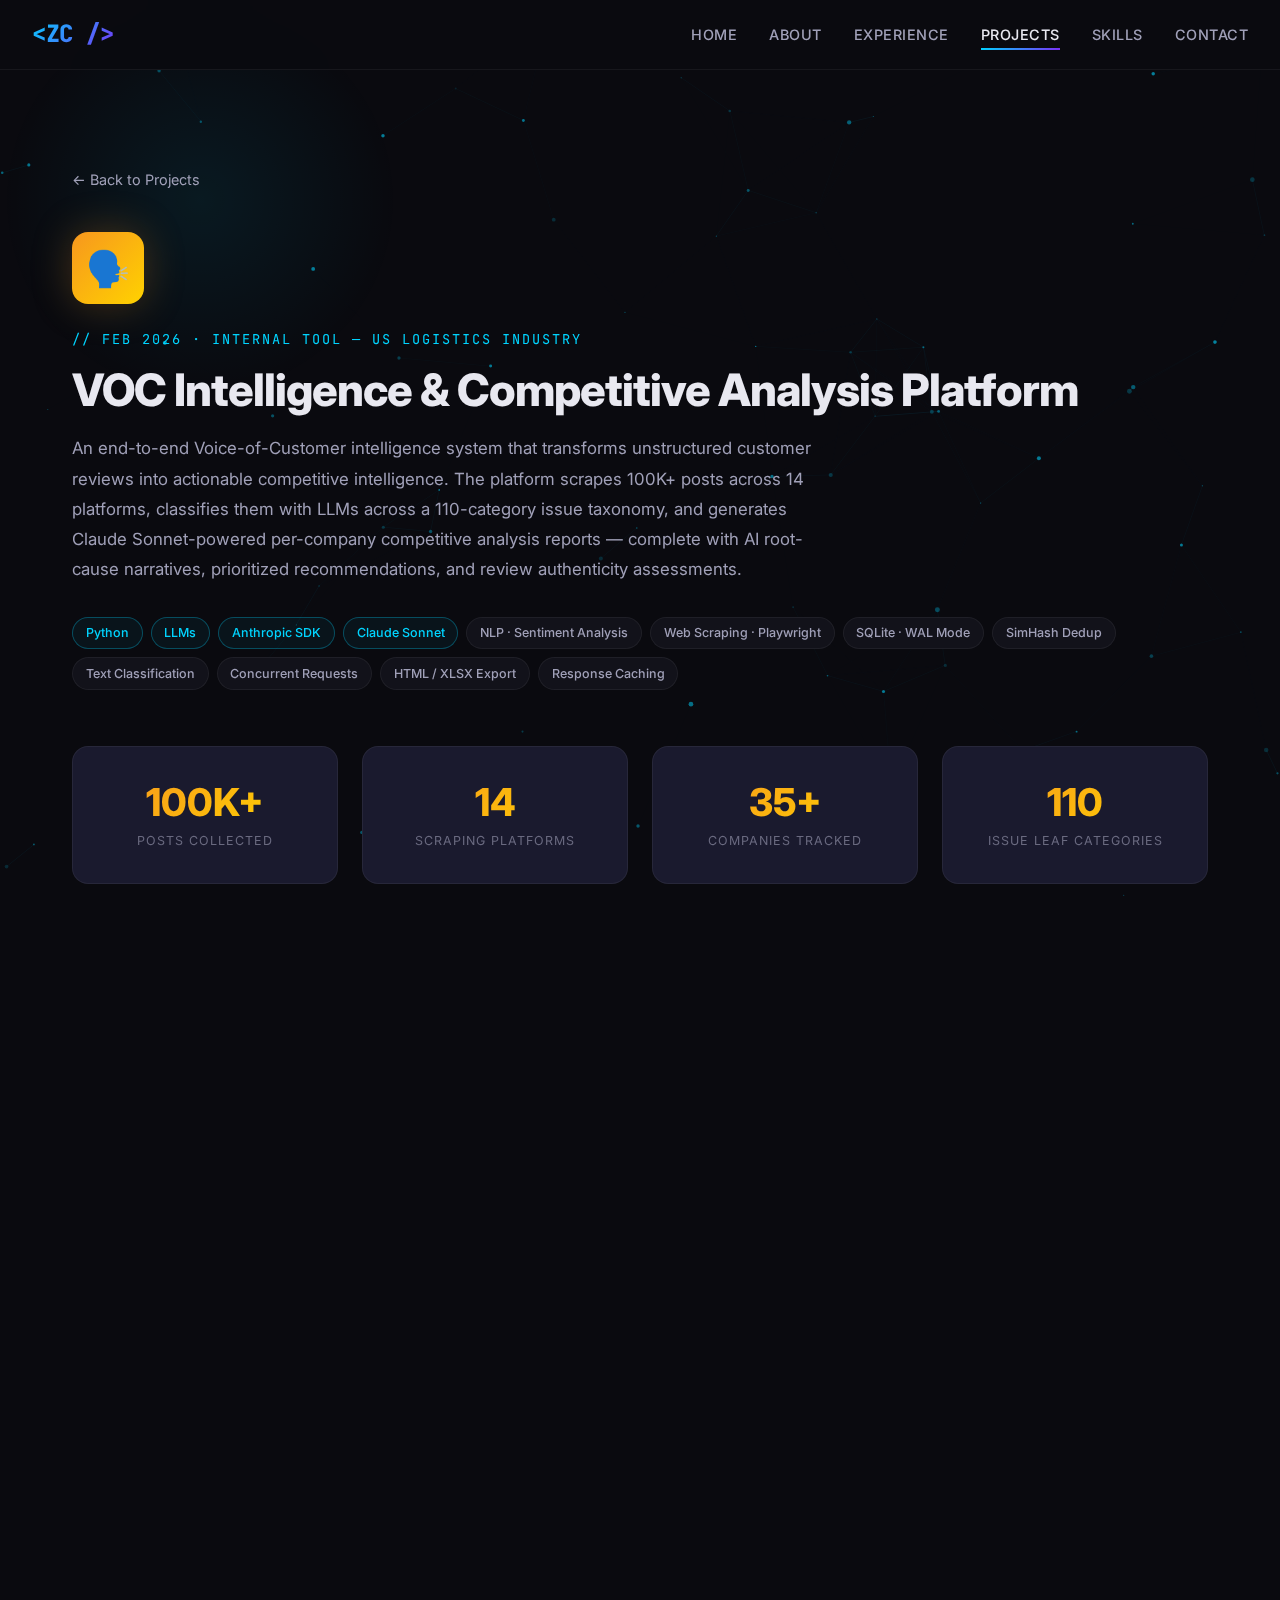
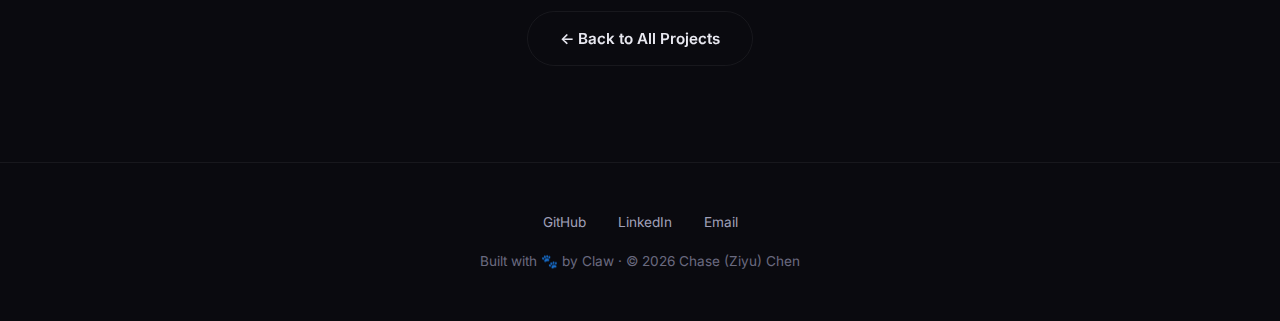
<file: project-voc.html>
<!DOCTYPE html>
<html lang="en">
<head>
  <meta charset="UTF-8">
  <meta name="viewport" content="width=device-width, initial-scale=1.0">
  <title>VOC Intelligence Platform — Chase (Ziyu) Chen</title>
  <link href="https://fonts.googleapis.com/css2?family=Inter:wght@400;500;600;700;800&family=JetBrains+Mono:wght@400;500;700&display=swap" rel="stylesheet">
  <link rel="stylesheet" href="css/style.css">
  <style>
    .back-link {
      display: inline-flex; align-items: center; gap: 0.5rem;
      color: var(--text-secondary); font-size: 0.9rem;
      margin-bottom: 2.5rem; transition: var(--transition);
    }
    .back-link:hover { color: var(--accent); }

    .project-hero-icon {
      width: 72px; height: 72px; border-radius: 16px;
      background: linear-gradient(135deg,#f7971e,#ffd200);
      display: flex; align-items: center; justify-content: center;
      font-size: 2.2rem; margin-bottom: 1.5rem;
      box-shadow: 0 0 40px rgba(247,151,30,0.25);
    }
    .project-hero-title {
      font-size: clamp(1.8rem, 4vw, 2.8rem); font-weight: 800;
      letter-spacing: -1px; margin-bottom: 1rem; line-height: 1.2;
    }
    .project-hero-desc {
      color: var(--text-secondary); font-size: 1.05rem;
      max-width: 760px; line-height: 1.8; margin-bottom: 2rem;
    }

    /* Metrics */
    .metric-card { text-align: center; }
    .metric-val {
      font-size: 2.4rem; font-weight: 800;
      background: linear-gradient(135deg,#f7971e,#ffd200);
      -webkit-background-clip: text; -webkit-text-fill-color: transparent;
      background-clip: text; line-height: 1.2;
    }
    .metric-label {
      color: var(--text-muted); font-size: 0.78rem;
      text-transform: uppercase; letter-spacing: 1px; margin-top: 0.3rem;
    }

    /* Pipeline phases */
    .pipeline-phase {
      background: rgba(247,151,30,0.04);
      border: 1px solid rgba(247,151,30,0.15);
      border-radius: var(--radius); padding: 1.5rem 1.5rem 0.5rem;
      margin-bottom: 1.5rem;
    }
    .phase-label {
      font-family: var(--font-mono); font-size: 0.78rem;
      color: #f7971e; letter-spacing: 2px;
      text-transform: uppercase; margin-bottom: 1.2rem;
    }
    .pipeline-step {
      display: flex; gap: 1rem; align-items: flex-start;
      padding: 1rem 1.2rem; border-radius: var(--radius-sm);
      background: var(--bg-card); border: 1px solid var(--border);
      margin-bottom: 0.8rem; transition: var(--transition);
    }
    .pipeline-step:hover { border-color: rgba(247,151,30,0.25); }
    .step-num {
      font-family: var(--font-mono); color: #f7971e;
      font-size: 0.78rem; font-weight: 700; min-width: 60px; padding-top: 0.1rem;
    }
    .step-body h4 { font-size: 0.95rem; font-weight: 600; margin-bottom: 0.25rem; }
    .step-body p { font-size: 0.85rem; color: var(--text-secondary); line-height: 1.6; }
    .step-body .step-tags { display: flex; flex-wrap: wrap; gap: 0.4rem; margin-top: 0.5rem; }
    .step-body .step-tag {
      font-family: var(--font-mono); font-size: 0.72rem;
      color: var(--text-muted); background: var(--bg-secondary);
      padding: 0.15rem 0.6rem; border-radius: 50px; border: 1px solid var(--border);
    }

    /* Detail section */
    .detail-section { margin-bottom: 4rem; }
    .detail-section h2 {
      font-size: 1.5rem; font-weight: 700; margin-bottom: 0.5rem;
      padding-bottom: 0.75rem; border-bottom: 1px solid var(--border);
    }
    .detail-section .sub { color: var(--text-muted); font-size: 0.9rem; margin-bottom: 1.5rem; }

    /* Highlight box */
    .highlight-box {
      background: linear-gradient(135deg, rgba(247,151,30,0.04), rgba(255,210,0,0.04));
      border: 1px solid rgba(247,151,30,0.15);
      border-radius: var(--radius); padding: 1.5rem 2rem; margin-bottom: 2rem;
    }
    .highlight-box ul { list-style: none; }
    .highlight-box ul li {
      position: relative; padding-left: 1.4rem;
      margin-bottom: 0.65rem; color: var(--text-secondary); font-size: 0.95rem;
    }
    .highlight-box ul li::before { content: '▸'; position: absolute; left: 0; color: #f7971e; }
    .highlight-box ul li strong { color: var(--text-primary); }

    /* Tech table */
    .tech-table { width: 100%; border-collapse: collapse; font-size: 0.88rem; }
    .tech-table td {
      padding: 0.85rem 1rem; border-bottom: 1px solid var(--border);
      color: var(--text-secondary); vertical-align: top;
    }
    .tech-table td:first-child {
      color: #f7971e; font-family: var(--font-mono);
      font-size: 0.78rem; white-space: nowrap; min-width: 190px; font-weight: 600;
    }
    .tech-table tr:last-child td { border-bottom: none; }
    .tech-table tr:hover td { background: rgba(247,151,30,0.02); }

    /* ── FedEx Sample Report ── */
    .report-frame {
      border: 1px solid rgba(255,255,255,0.08);
      border-radius: var(--radius);
      overflow: hidden;
      margin-bottom: 3rem;
    }
    .report-frame-header {
      background: linear-gradient(135deg, rgba(247,151,30,0.12), rgba(255,210,0,0.08));
      border-bottom: 1px solid rgba(247,151,30,0.2);
      padding: 1rem 1.5rem;
      display: flex; align-items: center; gap: 0.75rem;
    }
    .report-frame-header .dot-row { display: flex; gap: 6px; }
    .report-frame-header .dot { width: 10px; height: 10px; border-radius: 50%; }
    .report-frame-header .dot-r { background: #ff6b6b; }
    .report-frame-header .dot-y { background: #ffd200; }
    .report-frame-header .dot-g { background: #00ff88; }
    .report-frame-header .report-title {
      font-family: var(--font-mono); font-size: 0.8rem;
      color: var(--text-muted); letter-spacing: 1px;
    }
    .report-body { padding: 2rem; background: var(--bg-secondary); }

    /* Executive summary card */
    .exec-card {
      background: var(--bg-card); border: 1px solid var(--border);
      border-radius: var(--radius-sm); padding: 1.5rem;
      margin-bottom: 1.5rem; display: flex; gap: 1.5rem; align-items: flex-start;
    }
    .grade-badge {
      width: 60px; height: 60px; border-radius: 50%;
      display: flex; align-items: center; justify-content: center;
      font-size: 1.4rem; font-weight: 800; flex-shrink: 0; color: #fff;
      background: #ed8936;
    }
    .exec-headline { font-size: 1rem; font-weight: 700; margin-bottom: 0.6rem; }
    .exec-body { font-size: 0.85rem; color: var(--text-secondary); line-height: 1.7; }
    .exec-warn {
      background: rgba(255,107,107,0.08); border: 1px solid rgba(255,107,107,0.2);
      border-radius: 8px; padding: 0.75rem 1rem; margin-top: 0.75rem; font-size: 0.85rem;
    }
    .exec-warn strong { color: var(--accent3); }

    /* Stats row inside report */
    .report-stats { display: grid; grid-template-columns: repeat(4,1fr); gap: 1rem; margin-bottom: 1.5rem; }
    .report-stat {
      background: var(--bg-card); border: 1px solid var(--border);
      border-radius: var(--radius-sm); padding: 1rem; text-align: center;
    }
    .report-stat .rnum { font-size: 1.6rem; font-weight: 800; color: var(--accent); }
    .report-stat .rlbl { font-size: 0.72rem; color: var(--text-muted); text-transform: uppercase; letter-spacing: 0.5px; margin-top: 0.25rem; }

    /* Industry landscape */
    .landscape-summary {
      background: var(--bg-card); border: 1px solid var(--border);
      border-radius: var(--radius-sm); padding: 1.2rem 1.5rem; margin-bottom: 1rem;
    }
    .landscape-headline { font-size: 0.95rem; font-weight: 600; margin-bottom: 0.5rem; }
    .landscape-body { font-size: 0.83rem; color: var(--text-secondary); line-height: 1.7; }

    /* Sentiment table */
    .sent-table { width: 100%; border-collapse: collapse; font-size: 0.82rem; margin-bottom: 1.5rem; }
    .sent-table th {
      background: rgba(255,255,255,0.04); padding: 0.6rem 0.8rem;
      text-align: left; font-size: 0.72rem; color: var(--text-muted);
      text-transform: uppercase; letter-spacing: 0.5px; border-bottom: 1px solid var(--border);
    }
    .sent-table td { padding: 0.55rem 0.8rem; border-bottom: 1px solid rgba(255,255,255,0.04); color: var(--text-secondary); }
    .sent-table tr:hover td { background: rgba(255,255,255,0.02); }
    .sent-table .positive { color: #00ff88; font-weight: 600; }
    .sent-table .negative { color: var(--accent3); }
    .sent-table .highlight-row td { background: rgba(0,212,255,0.06); color: var(--text-primary); font-weight: 600; }
    .sent-table .company-name { color: var(--text-primary); font-weight: 500; }

    /* Sentiment bar */
    .sent-bar-wrap { display: flex; align-items: center; gap: 8px; }
    .sent-bar-bg { flex: 1; height: 6px; background: rgba(255,255,255,0.06); border-radius: 4px; overflow: hidden; }
    .sent-bar-fill { height: 100%; border-radius: 4px; }
    .bar-pos { background: linear-gradient(90deg,#00b894,#00ff88); }
    .bar-neg { background: linear-gradient(90deg,#ff6b6b,#e53e3e); }
    .bar-neutral { background: linear-gradient(90deg,#718096,#a0aec0); }

    /* Value map */
    .value-map { display: grid; grid-template-columns: repeat(3,1fr); gap: 1rem; margin-bottom: 1.5rem; }
    .value-col {
      background: var(--bg-card); border: 1px solid var(--border);
      border-radius: var(--radius-sm); padding: 1rem;
    }
    .value-col h4 { font-size: 0.78rem; font-weight: 700; margin-bottom: 0.6rem; text-transform: uppercase; letter-spacing: 0.5px; }
    .value-col ul { list-style: none; }
    .value-col ul li { font-size: 0.8rem; color: var(--text-secondary); padding: 0.2rem 0; }
    .value-col ul li::before { content: '· '; color: var(--text-muted); }
    .col-green h4 { color: #00ff88; }
    .col-blue h4 { color: var(--accent); }
    .col-gray h4 { color: var(--text-muted); }

    /* Issue cards */
    .issue-card-dark {
      background: var(--bg-card); border: 1px solid var(--border);
      border-left: 4px solid var(--accent3);
      border-radius: var(--radius-sm); padding: 1.5rem;
      margin-bottom: 1.25rem;
    }
    .issue-header-row { display: flex; align-items: flex-start; justify-content: space-between; gap: 1rem; margin-bottom: 1rem; }
    .issue-label { font-family: var(--font-mono); font-size: 0.72rem; color: var(--text-muted); margin-bottom: 0.3rem; }
    .issue-title-text { font-size: 1rem; font-weight: 700; }
    .issue-badge { background: rgba(255,107,107,0.12); border: 1px solid rgba(255,107,107,0.3); color: var(--accent3); font-size: 0.72rem; font-weight: 700; padding: 0.2rem 0.7rem; border-radius: 50px; white-space: nowrap; }

    .metrics-row { display: flex; gap: 2rem; flex-wrap: wrap; margin-bottom: 1rem; }
    .m-cell { text-align: center; }
    .m-val { font-size: 1.5rem; font-weight: 800; }
    .m-lbl { font-size: 0.72rem; color: var(--text-muted); text-transform: uppercase; letter-spacing: 0.5px; }
    .m-concern { color: var(--accent3); }
    .m-industry { color: var(--text-secondary); }
    .m-delta { color: #ff6b6b; }
    .m-cases { color: var(--text-primary); }

    .insight-block {
      background: rgba(255,255,255,0.02); border: 1px solid var(--border);
      border-radius: 8px; padding: 1rem 1.2rem; margin-bottom: 0.8rem;
    }
    .insight-block h4 { font-size: 0.8rem; color: #ffd200; margin-bottom: 0.5rem; font-family: var(--font-mono); text-transform: uppercase; letter-spacing: 1px; }
    .insight-block p { font-size: 0.83rem; color: var(--text-secondary); line-height: 1.7; }
    .insight-block strong { color: var(--text-primary); }
    .insight-block ul { list-style: none; margin-top: 0.5rem; }
    .insight-block ul li { font-size: 0.82rem; color: var(--text-secondary); padding: 0.2rem 0 0.2rem 1rem; position: relative; }
    .insight-block ul li::before { content: '→'; position: absolute; left: 0; color: var(--accent3); font-size: 0.8rem; }

    .rec-grid { display: grid; grid-template-columns: auto 1fr auto; gap: 0.4rem 0.8rem; align-items: start; margin-top: 0.5rem; }
    .rec-priority { font-family: var(--font-mono); font-size: 0.72rem; font-weight: 700; padding-top: 0.1rem; }
    .p0 { color: var(--accent3); }
    .p1 { color: #ffd200; }
    .rec-text { font-size: 0.82rem; color: var(--text-secondary); }
    .rec-timeline { font-family: var(--font-mono); font-size: 0.7rem; color: var(--text-muted); white-space: nowrap; padding-top: 0.1rem; }

    .competitor-callout {
      background: rgba(0,212,255,0.04); border: 1px solid rgba(0,212,255,0.12);
      border-radius: 8px; padding: 0.8rem 1rem; margin-top: 0.8rem; font-size: 0.83rem;
    }
    .competitor-callout strong { color: var(--accent); }
    .competitor-callout p { color: var(--text-secondary); line-height: 1.6; }

    .quotes-section { margin-top: 0.8rem; }
    .quotes-toggle { font-size: 0.8rem; color: var(--accent); cursor: pointer; background: none; border: none; padding: 0; font-family: var(--font); }
    .quote-item-dark {
      background: rgba(255,255,255,0.02); border-left: 2px solid rgba(0,212,255,0.2);
      border-radius: 4px; padding: 0.75rem 1rem; margin-top: 0.5rem;
    }
    .quote-meta-dark { font-size: 0.72rem; color: var(--text-muted); margin-bottom: 0.4rem; }
    .platform-chip { display: inline-block; background: rgba(0,212,255,0.08); border: 1px solid rgba(0,212,255,0.2); color: var(--accent); padding: 0.1rem 0.5rem; border-radius: 4px; font-family: var(--font-mono); font-size: 0.68rem; margin-right: 4px; }
    .quote-body-dark { font-size: 0.83rem; color: var(--text-secondary); line-height: 1.6; font-style: italic; }

    .section-divider { border: none; border-top: 1px solid var(--border); margin: 1.5rem 0; }

    .report-section-label {
      font-family: var(--font-mono); font-size: 0.75rem; color: var(--text-muted);
      letter-spacing: 2px; text-transform: uppercase; margin-bottom: 1rem;
      display: flex; align-items: center; gap: 0.5rem;
    }
    .report-section-label::after { content: ''; flex: 1; height: 1px; background: var(--border); }

    @media (max-width: 768px) {
      .report-stats { grid-template-columns: repeat(2, 1fr); }
      .value-map { grid-template-columns: 1fr; }
      .exec-card { flex-direction: column; }
      .metrics-row { gap: 1rem; }
      .pipeline-step { flex-direction: column; }
      .step-num { min-width: unset; }
      .sent-table { font-size: 0.75rem; }
    }
  </style>
</head>
<body>
  <canvas id="particles-canvas"></canvas>
  <div class="glow-orb"></div>

  <nav class="navbar">
    <a href="index.html" class="nav-logo"><span>&lt;ZC /&gt;</span></a>
    <ul class="nav-links">
      <li><a href="index.html">Home</a></li>
      <li><a href="about.html">About</a></li>
      <li><a href="experience.html">Experience</a></li>
      <li><a href="projects.html" class="active">Projects</a></li>
      <li><a href="skills.html">Skills</a></li>
      <li><a href="contact.html">Contact</a></li>
    </ul>
    <div class="hamburger"><span></span><span></span><span></span></div>
  </nav>

  <div class="main-content">
    <section class="section">

      <a href="projects.html" class="back-link">← Back to Projects</a>

      <!-- ── Hero ── -->
      <div class="project-hero-icon">🗣️</div>
      <div class="section-label">// Feb 2026 · Internal Tool — US Logistics Industry</div>
      <h1 class="project-hero-title">VOC Intelligence &amp; Competitive Analysis Platform</h1>
      <p class="project-hero-desc">
        An end-to-end Voice-of-Customer intelligence system that transforms unstructured customer reviews into actionable competitive intelligence. The platform scrapes 100K+ posts across 14 platforms, classifies them with LLMs across a 110-category issue taxonomy, and generates Claude Sonnet-powered per-company competitive analysis reports — complete with AI root-cause narratives, prioritized recommendations, and review authenticity assessments.
      </p>
      <div class="tags" style="margin-bottom:3.5rem;">
        <span class="tag tag-accent">Python</span>
        <span class="tag tag-accent">LLMs</span>
        <span class="tag tag-accent">Anthropic SDK</span>
        <span class="tag tag-accent">Claude Sonnet</span>
        <span class="tag">NLP · Sentiment Analysis</span>
        <span class="tag">Web Scraping · Playwright</span>
        <span class="tag">SQLite · WAL Mode</span>
        <span class="tag">SimHash Dedup</span>
        <span class="tag">Text Classification</span>
        <span class="tag">Concurrent Requests</span>
        <span class="tag">HTML / XLSX Export</span>
        <span class="tag">Response Caching</span>
      </div>

      <!-- ── Key Metrics ── -->
      <div class="grid-4" style="margin-bottom:4rem;">
        <div class="card metric-card animate-on-scroll">
          <div class="metric-val">100K+</div>
          <div class="metric-label">Posts Collected</div>
        </div>
        <div class="card metric-card animate-on-scroll">
          <div class="metric-val">14</div>
          <div class="metric-label">Scraping Platforms</div>
        </div>
        <div class="card metric-card animate-on-scroll">
          <div class="metric-val">35+</div>
          <div class="metric-label">Companies Tracked</div>
        </div>
        <div class="card metric-card animate-on-scroll">
          <div class="metric-val">110</div>
          <div class="metric-label">Issue Leaf Categories</div>
        </div>
      </div>

      <!-- ── Architecture ── -->
      <div class="detail-section animate-on-scroll">
        <h2>System Architecture</h2>
        <div class="sub">Fully decoupled, phase-based pipeline — Scrape → Analyze → Report</div>

        <div class="pipeline-phase">
          <div class="phase-label">⬡ Phase 1 — Scrape</div>

          <div class="pipeline-step">
            <div class="step-num">SCRAPER</div>
            <div class="step-body">
              <h4>Multi-Platform Web Scraping (14 Sources)</h4>
              <p>Collects posts and comments from Reddit, Trustpilot, BBB, YouTube, TikTok, and 7 Chinese-language platforms via Playwright-driven browser automation. Checkpoint-based resumability ensures zero data loss on interruption or machine restart — pipelines can be stopped mid-run and resumed from exactly where they left off.</p>
              <div class="step-tags"><span class="step-tag">Playwright</span><span class="step-tag">14 Platforms</span><span class="step-tag">Checkpoint Resumability</span><span class="step-tag">35+ Companies</span></div>
            </div>
          </div>

          <div class="pipeline-step">
            <div class="step-num">DEDUP</div>
            <div class="step-body">
              <h4>SimHash Near-Duplicate Detection &amp; Language ID</h4>
              <p>Before LLM inference, applies SimHash-based near-duplicate detection to filter semantically identical posts across platforms, and language identification (EN/ZH) to route content appropriately. Reduces noise and LLM token spend on irrelevant or repeated content.</p>
              <div class="step-tags"><span class="step-tag">SimHash</span><span class="step-tag">Language ID (EN/ZH)</span><span class="step-tag">Preprocessing</span></div>
            </div>
          </div>
        </div>

        <div class="pipeline-phase">
          <div class="phase-label">⬡ Phase 2 — Analyze</div>

          <div class="pipeline-step">
            <div class="step-num">LLM</div>
            <div class="step-body">
              <h4>3-Stage LLM Classification Pipeline</h4>
              <p>Uses MiniMax-M2.5 (accessed via Anthropic SDK) in a 3-stage pipeline: (1) sentiment scoring per post, (2) primary issue category detection, (3) multi-label leaf-category classification across 110 categories in the issue taxonomy. Batches 5 posts per prompt call — achieving a 5× API cost reduction critical for subscription-based token pricing.</p>
              <div class="step-tags"><span class="step-tag">MiniMax-M2.5</span><span class="step-tag">Anthropic SDK</span><span class="step-tag">3-Stage Pipeline</span><span class="step-tag">5-Post Batching</span><span class="step-tag">110-Category Taxonomy</span></div>
            </div>
          </div>

          <div class="pipeline-step">
            <div class="step-num">STORAGE</div>
            <div class="step-body">
              <h4>Concurrent SQLite with WAL Mode</h4>
              <p>All classified posts are stored in SQLite with WAL (Write-Ahead Logging) mode enabled for concurrent write access across 8 threads. Parameterized, case-insensitive company resolution supports any of 35+ tracked companies via a single CLI flag.</p>
              <div class="step-tags"><span class="step-tag">SQLite WAL</span><span class="step-tag">8 Threads</span><span class="step-tag">Concurrent Writes</span><span class="step-tag">Click CLI</span></div>
            </div>
          </div>
        </div>

        <div class="pipeline-phase">
          <div class="phase-label">⬡ Phase 3 — Report</div>

          <div class="pipeline-step">
            <div class="step-num">REPORT</div>
            <div class="step-body">
              <h4>Claude Sonnet-Powered Competitive Analysis</h4>
              <p>Generates per-company HTML and XLSX competitive analysis reports via Claude Sonnet. Each report includes: AI root-cause narratives for top issues, prioritized P0/P1/P2 recommendations with effort and timeline estimates, review authenticity assessments for top-rated competitors, and a company vs. industry sentiment comparison. Response caching eliminates redundant API calls on re-runs.</p>
              <div class="step-tags"><span class="step-tag">Claude Sonnet</span><span class="step-tag">HTML / XLSX Export</span><span class="step-tag">Root-Cause Analysis</span><span class="step-tag">Authenticity Assessment</span><span class="step-tag">Response Caching</span></div>
            </div>
          </div>
        </div>
      </div>

      <!-- ── Key Achievements ── -->
      <div class="detail-section animate-on-scroll">
        <h2>Key Achievements</h2>
        <div class="sub">Quantified technical outcomes</div>
        <div class="highlight-box">
          <ul>
            <li><strong>100K+ posts collected</strong> across 14 platforms (Reddit, Trustpilot, BBB, YouTube, TikTok + 7 Chinese platforms), covering 35+ US logistics companies with zero data loss via checkpoint-based resumability.</li>
            <li><strong>5× API cost reduction</strong> through 5-post-per-prompt batching in the LLM classification pipeline — critical for subscription-based token pricing at scale.</li>
            <li><strong>SimHash dedup + language ID</strong> as preprocessing steps reduced noise in downstream LLM inference by filtering near-duplicate and irrelevant content before classification.</li>
            <li><strong>110-category issue taxonomy</strong> enabling multi-label classification of delivery complaints, tracking failures, customer service breakdowns, and package security issues across the full industry.</li>
            <li><strong>Claude Sonnet reporting layer</strong> generates per-company vs. industry HTML/XLSX reports with AI root-cause narratives and review authenticity assessments, with response caching to eliminate redundant API calls.</li>
            <li><strong>Fully decoupled 3-phase architecture</strong> (Scrape → Analyze → Report) with 8-thread concurrent execution and SQLite WAL-mode write concurrency — enabling any of 35+ companies to be analyzed via a single CLI flag.</li>
          </ul>
        </div>
      </div>

      <!-- ── Tech Stack ── -->
      <div class="detail-section animate-on-scroll">
        <h2>Tech Stack</h2>
        <div class="sub">Full breakdown of technologies across all three pipeline phases</div>
        <div class="card" style="padding:0;overflow:hidden;">
          <table class="tech-table">
            <tbody>
              <tr>
                <td>Language</td>
                <td>Python 3.x</td>
              </tr>
              <tr>
                <td>LLMs / AI</td>
                <td>MiniMax-M2.5 (classification), Claude Sonnet (reporting) — both via Anthropic SDK</td>
              </tr>
              <tr>
                <td>NLP Techniques</td>
                <td>Sentiment analysis, multi-label text classification, SimHash near-duplicate detection, language identification (EN/ZH)</td>
              </tr>
              <tr>
                <td>Web Scraping</td>
                <td>Playwright (browser automation), 14 source platforms including Reddit, Trustpilot, BBB, YouTube, TikTok, and 7 Chinese platforms</td>
              </tr>
              <tr>
                <td>Database / Storage</td>
                <td>SQLite (WAL mode for write concurrency), HTML and XLSX report export</td>
              </tr>
              <tr>
                <td>Concurrency</td>
                <td>8-thread concurrent request execution, checkpoint-based pipeline resumability</td>
              </tr>
              <tr>
                <td>CLI / Config</td>
                <td>Click CLI with parameterized company resolution (any of 35+ companies via flag), response caching for LLM re-runs</td>
              </tr>
            </tbody>
          </table>
        </div>
      </div>

      <!-- ── FedEx Sample Report ── -->
      <div class="detail-section animate-on-scroll">
        <h2>Sample Output</h2>
        <div class="sub">Illustrative analysis — FedEx vs. US Logistics Industry · Generated 2026-03-16</div>

        <div class="report-frame">
          <div class="report-frame-header">
            <div class="dot-row">
              <div class="dot dot-r"></div>
              <div class="dot dot-y"></div>
              <div class="dot dot-g"></div>
            </div>
            <div class="report-title">VOC Report — FedEx vs. Industry &nbsp;|&nbsp; Period: 2025-01-01 → 2026-03-16</div>
          </div>

          <div class="report-body">

            <!-- Executive Summary -->
            <div class="report-section-label">Executive Summary</div>

            <div class="report-stats">
              <div class="report-stat"><div class="rnum">53,746</div><div class="rlbl">Total Posts</div></div>
              <div class="report-stat"><div class="rnum">6,051</div><div class="rlbl">FedEx Posts</div></div>
              <div class="report-stat"><div class="rnum">4</div><div class="rlbl">Platforms</div></div>
              <div class="report-stat"><div class="rnum">27</div><div class="rlbl">Companies</div></div>
            </div>

            <div class="exec-card">
              <div class="grade-badge">C-</div>
              <div>
                <div class="exec-headline">FedEx underperforms industry benchmarks — delivery accuracy and timeliness issues offset tracking reliability strengths</div>
                <div class="exec-body">
                  FedEx's customer sentiment trails the industry average by 9.3 percentage points (−0.512 vs −0.418), driven primarily by delivery execution failures. While the company excels in tracking system reliability with 31% fewer complaints about stuck updates, critical weaknesses in delivery accuracy and timeliness are damaging customer trust. Wrong address deliveries occur 62% more frequently than industry peers, and extreme delays (3+ days) happen at double the industry rate. With 11.3% of total industry conversation volume, FedEx's reputation challenges are highly visible across major review platforms.
                </div>
                <div class="exec-warn">
                  <strong>#1 Priority:</strong> Implement last-mile delivery accuracy controls to reduce wrong address deliveries — the largest single performance gap versus competitors.
                </div>
              </div>
            </div>

            <hr class="section-divider">

            <!-- Industry Landscape -->
            <div class="report-section-label">Industry Landscape</div>

            <div class="landscape-summary">
              <div class="landscape-headline">US delivery market faces widespread customer dissatisfaction — −0.418 industry sentiment driven by persistent delivery reliability and tracking failures</div>
              <div class="landscape-body">Analysis of 53,746 customer posts across 27 delivery companies reveals negative sentiment dominating 85% of tracked providers. Traditional logistics giants including FedEx (−0.512), UPS (−0.475), and USPS (−0.382) are underperforming customer expectations, while specialized players like Pitney (0.657) and Veho (0.434) demonstrate that superior customer experience is achievable. The industry exhibits a stark performance divide with only 4 of 27 companies achieving positive sentiment — indicating systemic operational challenges across the delivery ecosystem.</div>
            </div>

            <div class="landscape-summary" style="padding: 1rem 1.5rem;">
              <div class="landscape-headline" style="font-size:0.85rem;margin-bottom:0.75rem;">Company Sentiment Rankings</div>
              <table class="sent-table">
                <thead>
                  <tr>
                    <th>#</th><th>Company</th><th>Avg Sentiment</th><th>Posts</th><th>Bar (−1 to +1)</th>
                  </tr>
                </thead>
                <tbody>
                  <tr><td>1</td><td class="company-name">Pitney</td><td class="positive">+0.657</td><td>159</td><td><div class="sent-bar-wrap"><div class="sent-bar-bg"><div class="sent-bar-fill bar-pos" style="width:82%"></div></div></div></td></tr>
                  <tr><td>2</td><td class="company-name">Veho</td><td class="positive">+0.434</td><td>204</td><td><div class="sent-bar-wrap"><div class="sent-bar-bg"><div class="sent-bar-fill bar-pos" style="width:72%"></div></div></div></td></tr>
                  <tr><td>3</td><td class="company-name">ShipBob</td><td class="positive">+0.085</td><td>43</td><td><div class="sent-bar-wrap"><div class="sent-bar-bg"><div class="sent-bar-fill bar-pos" style="width:54%"></div></div></div></td></tr>
                  <tr><td>4</td><td class="company-name">PIGGY</td><td class="positive">+0.067</td><td>6</td><td><div class="sent-bar-wrap"><div class="sent-bar-bg"><div class="sent-bar-fill bar-pos" style="width:53%"></div></div></div></td></tr>
                  <tr><td>5</td><td class="company-name">SFExpress</td><td class="negative">−0.191</td><td>17</td><td><div class="sent-bar-wrap"><div class="sent-bar-bg"><div class="sent-bar-fill bar-neg" style="width:40%"></div></div></div></td></tr>
                  <tr><td>6</td><td class="company-name">4PX</td><td class="negative">−0.244</td><td>73</td><td><div class="sent-bar-wrap"><div class="sent-bar-bg"><div class="sent-bar-fill bar-neg" style="width:38%"></div></div></div></td></tr>
                  <tr><td>7</td><td class="company-name">Cainiao</td><td class="negative">−0.283</td><td>67</td><td><div class="sent-bar-wrap"><div class="sent-bar-bg"><div class="sent-bar-fill bar-neg" style="width:36%"></div></div></div></td></tr>
                  <tr><td>8</td><td class="company-name">DHL</td><td class="negative">−0.310</td><td>1,773</td><td><div class="sent-bar-wrap"><div class="sent-bar-bg"><div class="sent-bar-fill bar-neg" style="width:35%"></div></div></div></td></tr>
                  <tr><td>9</td><td class="company-name">Temu</td><td class="negative">−0.342</td><td>191</td><td><div class="sent-bar-wrap"><div class="sent-bar-bg"><div class="sent-bar-fill bar-neg" style="width:33%"></div></div></div></td></tr>
                  <tr><td>10</td><td class="company-name">YunExpress</td><td class="negative">−0.366</td><td>62</td><td><div class="sent-bar-wrap"><div class="sent-bar-bg"><div class="sent-bar-fill bar-neg" style="width:32%"></div></div></div></td></tr>
                  <tr><td>11</td><td class="company-name">AmazonLogistics</td><td class="negative">−0.379</td><td>552</td><td><div class="sent-bar-wrap"><div class="sent-bar-bg"><div class="sent-bar-fill bar-neg" style="width:31%"></div></div></div></td></tr>
                  <tr><td>12</td><td class="company-name">USPS</td><td class="negative">−0.382</td><td>2,981</td><td><div class="sent-bar-wrap"><div class="sent-bar-bg"><div class="sent-bar-fill bar-neg" style="width:31%"></div></div></div></td></tr>
                  <tr><td>13</td><td class="company-name">Dropoff</td><td class="negative">−0.386</td><td>59</td><td><div class="sent-bar-wrap"><div class="sent-bar-bg"><div class="sent-bar-fill bar-neg" style="width:31%"></div></div></div></td></tr>
                  <tr><td>14</td><td class="company-name">Shein</td><td class="negative">−0.424</td><td>185</td><td><div class="sent-bar-wrap"><div class="sent-bar-bg"><div class="sent-bar-fill bar-neg" style="width:29%"></div></div></div></td></tr>
                  <tr><td>15</td><td class="company-name">LSO</td><td class="negative">−0.430</td><td>32</td><td><div class="sent-bar-wrap"><div class="sent-bar-bg"><div class="sent-bar-fill bar-neg" style="width:29%"></div></div></div></td></tr>
                  <tr><td>16</td><td class="company-name">Yanwen</td><td class="negative">−0.473</td><td>41</td><td><div class="sent-bar-wrap"><div class="sent-bar-bg"><div class="sent-bar-fill bar-neg" style="width:26%"></div></div></div></td></tr>
                  <tr><td>17</td><td class="company-name">UPS</td><td class="negative">−0.475</td><td>3,494</td><td><div class="sent-bar-wrap"><div class="sent-bar-bg"><div class="sent-bar-fill bar-neg" style="width:26%"></div></div></div></td></tr>
                  <tr><td>18</td><td class="company-name">GLS</td><td class="negative">−0.477</td><td>66</td><td><div class="sent-bar-wrap"><div class="sent-bar-bg"><div class="sent-bar-fill bar-neg" style="width:26%"></div></div></div></td></tr>
                  <tr class="highlight-row"><td>19</td><td>FedEx ★</td><td style="color:var(--accent3);">−0.512</td><td>3,565</td><td><div class="sent-bar-wrap"><div class="sent-bar-bg"><div class="sent-bar-fill bar-neg" style="width:24%"></div></div></div></td></tr>
                  <tr><td>20</td><td class="company-name">Roadie</td><td class="negative">−0.528</td><td>78</td><td><div class="sent-bar-wrap"><div class="sent-bar-bg"><div class="sent-bar-fill bar-neg" style="width:24%"></div></div></div></td></tr>
                  <tr><td>21</td><td class="company-name">SpeedX</td><td class="negative">−0.610</td><td>59</td><td><div class="sent-bar-wrap"><div class="sent-bar-bg"><div class="sent-bar-fill bar-neg" style="width:20%"></div></div></div></td></tr>
                  <tr><td>22</td><td class="company-name">Sendle</td><td class="negative">−0.617</td><td>29</td><td><div class="sent-bar-wrap"><div class="sent-bar-bg"><div class="sent-bar-fill bar-neg" style="width:19%"></div></div></div></td></tr>
                  <tr><td>23</td><td class="company-name">TForce</td><td class="negative">−0.696</td><td>12</td><td><div class="sent-bar-wrap"><div class="sent-bar-bg"><div class="sent-bar-fill bar-neg" style="width:15%"></div></div></div></td></tr>
                  <tr><td>24</td><td class="company-name">UniUni</td><td class="negative">−0.720</td><td>354</td><td><div class="sent-bar-wrap"><div class="sent-bar-bg"><div class="sent-bar-fill bar-neg" style="width:14%"></div></div></div></td></tr>
                  <tr><td>25</td><td class="company-name">OnTrac</td><td class="negative">−0.792</td><td>693</td><td><div class="sent-bar-wrap"><div class="sent-bar-bg"><div class="sent-bar-fill bar-neg" style="width:10%"></div></div></div></td></tr>
                  <tr><td>26</td><td class="company-name">LaserShip</td><td class="negative">−0.792</td><td>19</td><td><div class="sent-bar-wrap"><div class="sent-bar-bg"><div class="sent-bar-fill bar-neg" style="width:10%"></div></div></div></td></tr>
                </tbody>
              </table>
            </div>

            <div class="value-map" style="margin-top:1rem;">
              <div class="value-col col-green">
                <h4>Most Valued by Customers</h4>
                <ul>
                  <li>Proactive communication with accurate time windows</li>
                  <li>Personalized service relationships</li>
                  <li>Rapid customer service response</li>
                </ul>
              </div>
              <div class="value-col col-blue">
                <h4>Emerging Differentiators</h4>
                <ul>
                  <li>Predictive delivery notifications</li>
                  <li>Named employee relationships</li>
                  <li>Transparent issue resolution</li>
                </ul>
              </div>
              <div class="value-col col-gray">
                <h4>Table Stakes</h4>
                <ul>
                  <li>Fast delivery</li>
                  <li>Package condition protection</li>
                  <li>Basic tracking capabilities</li>
                </ul>
              </div>
            </div>

            <hr class="section-divider">

            <!-- Issue Deep Dives -->
            <div class="report-section-label">Issue Deep Dives — FedEx vs. Industry</div>

            <!-- Issue 1 -->
            <div class="issue-card-dark">
              <div class="issue-header-row">
                <div>
                  <div class="issue-label">Issue 1 · DELIVERY.LOCATION.WRONG_ADDRESS</div>
                  <div class="issue-title-text">Delivered to Wrong Address</div>
                </div>
                <span class="issue-badge">CONCERN +3%</span>
              </div>

              <div class="metrics-row">
                <div class="m-cell"><div class="m-val m-concern">8.1%</div><div class="m-lbl">FedEx</div></div>
                <div class="m-cell"><div class="m-val m-industry">5.0%</div><div class="m-lbl">Industry</div></div>
                <div class="m-cell"><div class="m-val m-delta">+3.2%</div><div class="m-lbl">Delta</div></div>
                <div class="m-cell"><div class="m-val m-cases">290</div><div class="m-lbl">FedEx Cases</div></div>
              </div>

              <div class="insight-block">
                <h4>Root Cause Analysis</h4>
                <p><strong>Inadequate driver training and verification protocols for address confirmation at point of delivery.</strong></p>
                <p style="margin-top:0.4rem;">FedEx drivers appear to be under time pressure to complete high-volume routes, leading to insufficient address verification before delivery. The company likely lacks robust technological tools or protocols that force drivers to confirm correct addresses through photo evidence or GPS verification before marking packages as delivered.</p>
                <ul>
                  <li>High delivery volume pressure leading to rushed deliveries</li>
                  <li>Insufficient use of address verification technology</li>
                  <li>Lack of standardized photo documentation requirements</li>
                </ul>
              </div>

              <div class="insight-block">
                <h4>Recommendations</h4>
                <div class="rec-grid">
                  <span class="rec-priority p0">P0</span>
                  <span class="rec-text">Implement mandatory photo documentation showing package placement AND visible address numbers for all residential deliveries</span>
                  <span class="rec-timeline">Immediate</span>
                  <span class="rec-priority p0">P0</span>
                  <span class="rec-text">Deploy GPS-based address verification requiring driver confirmation when delivery location doesn't match package address coordinates</span>
                  <span class="rec-timeline">1–3 months</span>
                  <span class="rec-priority p1">P1</span>
                  <span class="rec-text">Revise driver performance metrics to prioritize delivery accuracy over speed, with penalties for confirmed wrong-address deliveries</span>
                  <span class="rec-timeline">Immediate</span>
                </div>
              </div>

              <div class="competitor-callout">
                <p><strong>Competitor Insight — UPS:</strong> UPS maintains significantly better address accuracy at 1.1% vs FedEx's 8.1%, likely through better driver training and delivery verification systems. FedEx performs 7× worse than UPS — indicating systemic operational deficiencies rather than an industry-wide challenge.</p>
              </div>

              <div class="quotes-section">
                <div style="font-family:var(--font-mono);font-size:0.72rem;color:var(--text-muted);margin-bottom:0.5rem;text-transform:uppercase;letter-spacing:1px;">Customer Verbatim</div>
                <div class="quote-item-dark">
                  <div class="quote-meta-dark"><span class="platform-chip">BBB</span> 2026-02-05 · Teresa E · ★1.0</div>
                  <div class="quote-body-dark">"How is Fedex still in business? They are awful! Never delivers on time if at all, and when they do they deliver to the wrong address even though it's in huge bold numbers on the outside of the home and mailbox."</div>
                </div>
                <div class="quote-item-dark">
                  <div class="quote-meta-dark"><span class="platform-chip">BBB</span> 2025-12-10 · Rhonda T · ★1.0</div>
                  <div class="quote-body-dark">"Fed Ex is doing a bad job delivering my packages, they deliver to someone else's home and takes picture. I'm not receiving my packages, someone gets my packages."</div>
                </div>
                <div class="quote-item-dark">
                  <div class="quote-meta-dark"><span class="platform-chip">Reddit</span> 2025-12-07 · Tesilicious77</div>
                  <div class="quote-body-dark">"FedEx left my package inside the truck sent to deliver packages to Amazon."</div>
                </div>
              </div>
            </div>

            <!-- Issue 2 -->
            <div class="issue-card-dark">
              <div class="issue-header-row">
                <div>
                  <div class="issue-label">Issue 2 · DELIVERY.TIMING.VERY_LATE</div>
                  <div class="issue-title-text">Extremely Late (3+ days beyond promise)</div>
                </div>
                <span class="issue-badge">CONCERN +3%</span>
              </div>

              <div class="metrics-row">
                <div class="m-cell"><div class="m-val m-concern">6.1%</div><div class="m-lbl">FedEx</div></div>
                <div class="m-cell"><div class="m-val m-industry">3.0%</div><div class="m-lbl">Industry</div></div>
                <div class="m-cell"><div class="m-val m-delta">+3.2%</div><div class="m-lbl">Delta</div></div>
                <div class="m-cell"><div class="m-val m-cases">219</div><div class="m-lbl">FedEx Cases</div></div>
              </div>

              <div class="insight-block">
                <h4>Root Cause Analysis</h4>
                <p><strong>Network capacity constraints and inefficient routing causing packages to miss connection windows at sorting facilities.</strong></p>
                <p style="margin-top:0.4rem;">FedEx appears to be accepting more time-sensitive shipments than their network can reliably handle, particularly for expedited services. Repeated "tomorrow" promises and 72+ hour tracking gaps suggest systemic issues with package flow through sorting facilities and lack of real-time visibility into actual delivery capabilities.</p>
                <ul>
                  <li>Inadequate staffing at key distribution hubs during peak periods</li>
                  <li>Poor visibility and communication systems leading to tracking gaps of 72+ hours</li>
                  <li>Overselling of expedited services without corresponding capacity allocation</li>
                </ul>
              </div>

              <div class="insight-block">
                <h4>Recommendations</h4>
                <div class="rec-grid">
                  <span class="rec-priority p0">P0</span>
                  <span class="rec-text">Implement emergency capacity audit and temporarily reduce acceptance of expedited services at constrained facilities</span>
                  <span class="rec-timeline">Immediate</span>
                  <span class="rec-priority p0">P0</span>
                  <span class="rec-text">Deploy real-time tracking updates and proactive customer communication system to eliminate 24+ hour tracking gaps</span>
                  <span class="rec-timeline">1–3 months</span>
                  <span class="rec-priority p1">P1</span>
                  <span class="rec-text">Increase staffing and processing capacity at identified bottleneck sorting facilities</span>
                  <span class="rec-timeline">3–6 months</span>
                </div>
              </div>

              <div class="competitor-callout">
                <p><strong>Competitor Insight — UPS:</strong> UPS maintains better network capacity planning with more conservative service commitments, resulting in 12× better performance on extreme delays (0.5% vs 6.1%). FedEx is performing catastrophically worse than all major competitors, with rates 12–61× higher than next-worst performers.</p>
              </div>

              <div class="quotes-section">
                <div style="font-family:var(--font-mono);font-size:0.72rem;color:var(--text-muted);margin-bottom:0.5rem;text-transform:uppercase;letter-spacing:1px;">Customer Verbatim</div>
                <div class="quote-item-dark">
                  <div class="quote-meta-dark"><span class="platform-chip">BBB</span> 2026-02-03</div>
                  <div class="quote-body-dark">"Placed an order on 1-21-26 and paid for 2 day shipping. It is now 2-3-26. Contacted local FedEx office and they cannot provide an explanation for the non-delivery or are willing to refund the shipping fee."</div>
                </div>
                <div class="quote-item-dark">
                  <div class="quote-meta-dark"><span class="platform-chip">BBB</span> 2026-01-28 · Aaron D · ★1.0</div>
                  <div class="quote-body-dark">"Currently awaiting a package for which I paid extra for expedited shipping. Package is now delayed by 4 days, and apparently the only humans that Fed Ex employs are the incompetent delivery drivers. Can't get a human on the phone."</div>
                </div>
                <div class="quote-item-dark">
                  <div class="quote-meta-dark"><span class="platform-chip">BBB</span> 2026-01-28</div>
                  <div class="quote-body-dark">"On 1/22/2026 I shipped time sensitive passport material using Priority Overnight (guaranteed delivery Jan 26 by 10:30 AM). The last public scan was Jan 25 at 3:03 PM and tracking did not update for over 72 hours."</div>
                </div>
              </div>
            </div>

          </div><!-- /report-body -->
        </div><!-- /report-frame -->
      </div>

      <!-- ── Back ── -->
      <div style="text-align:center;padding-top:2rem;">
        <a href="projects.html" class="btn btn-outline">← Back to All Projects</a>
      </div>

    </section>
  </div>

  <footer class="footer">
    <div class="footer-links">
      <a href="https://github.com/zxcjoy" target="_blank" rel="noopener noreferrer">GitHub</a>
      <a href="https://www.linkedin.com/in/ziyuchen025/" target="_blank" rel="noopener noreferrer">LinkedIn</a>
      <a href="mailto:zychen025@gmail.com">Email</a>
    </div>
    <p>Built with 🐾 by Claw · © 2026 Chase (Ziyu) Chen</p>
  </footer>

  <script src="js/main.js"></script>
</body>
</html>
</file>
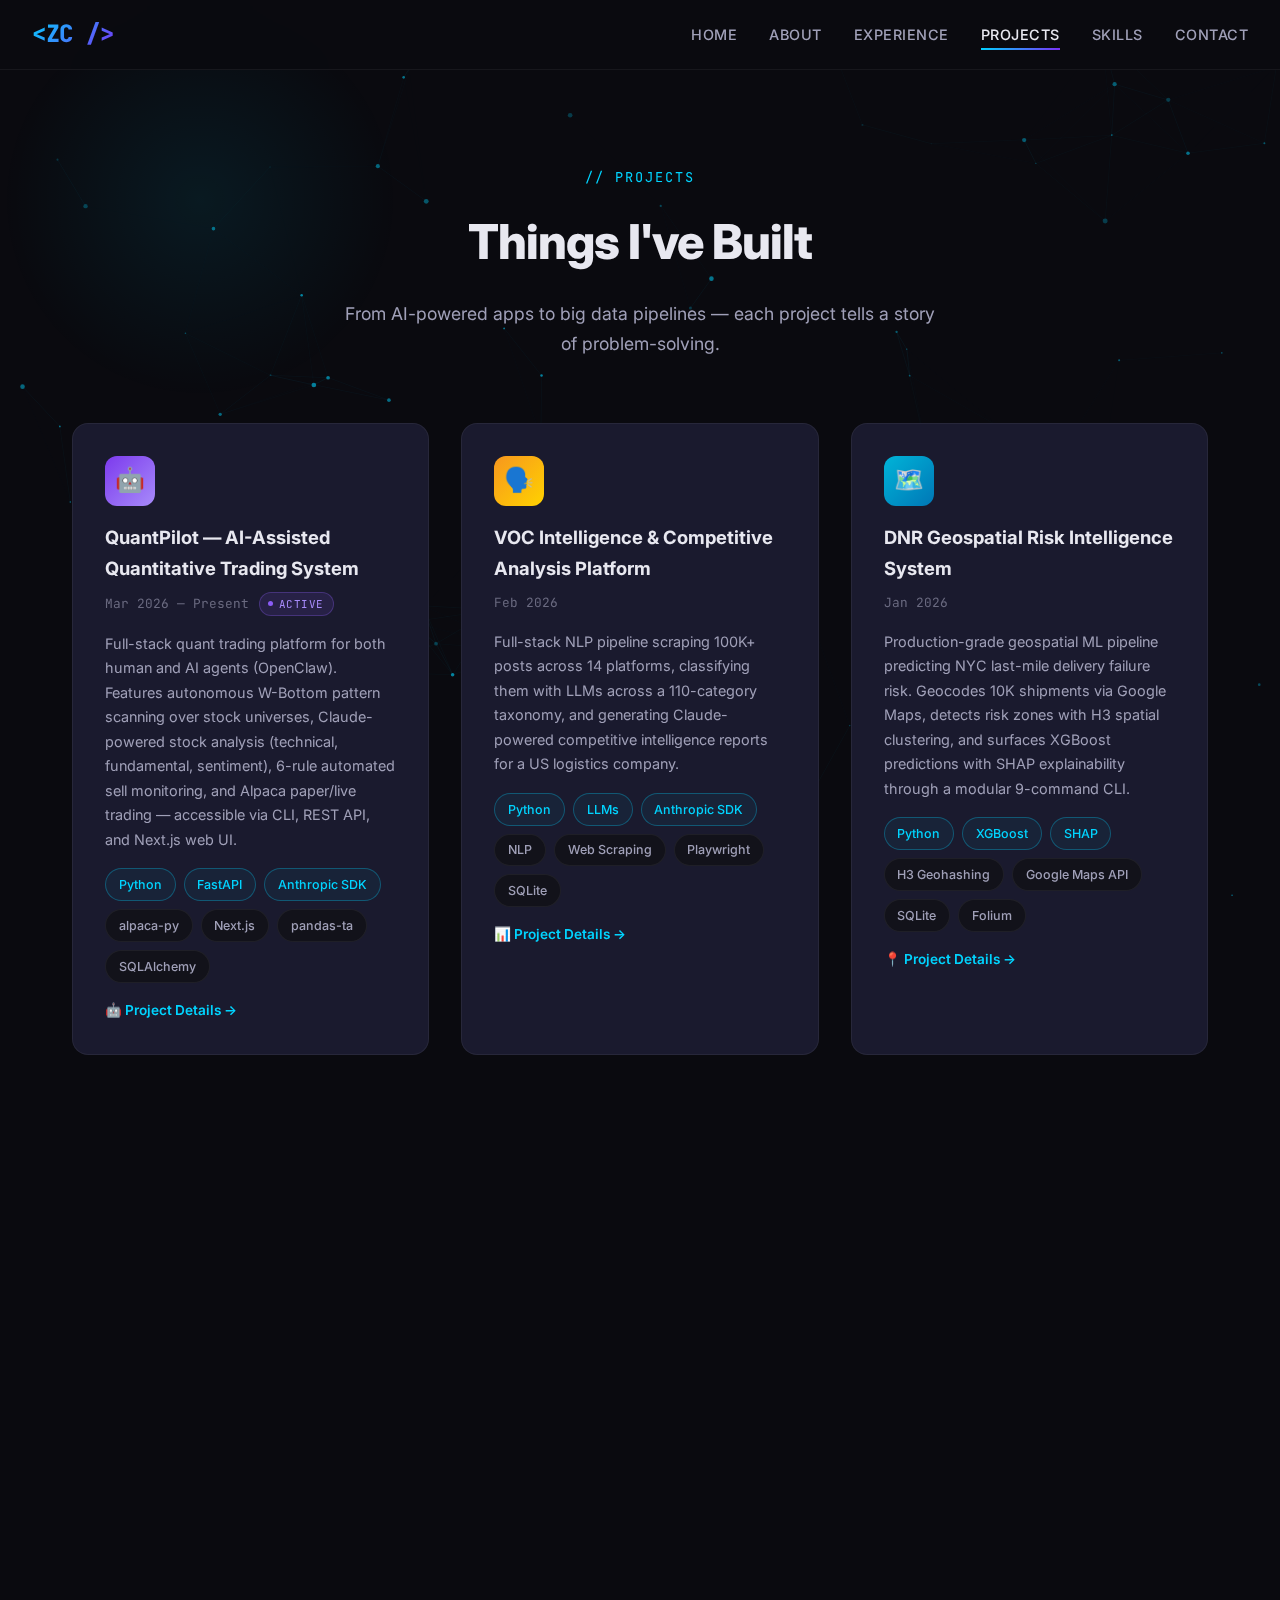
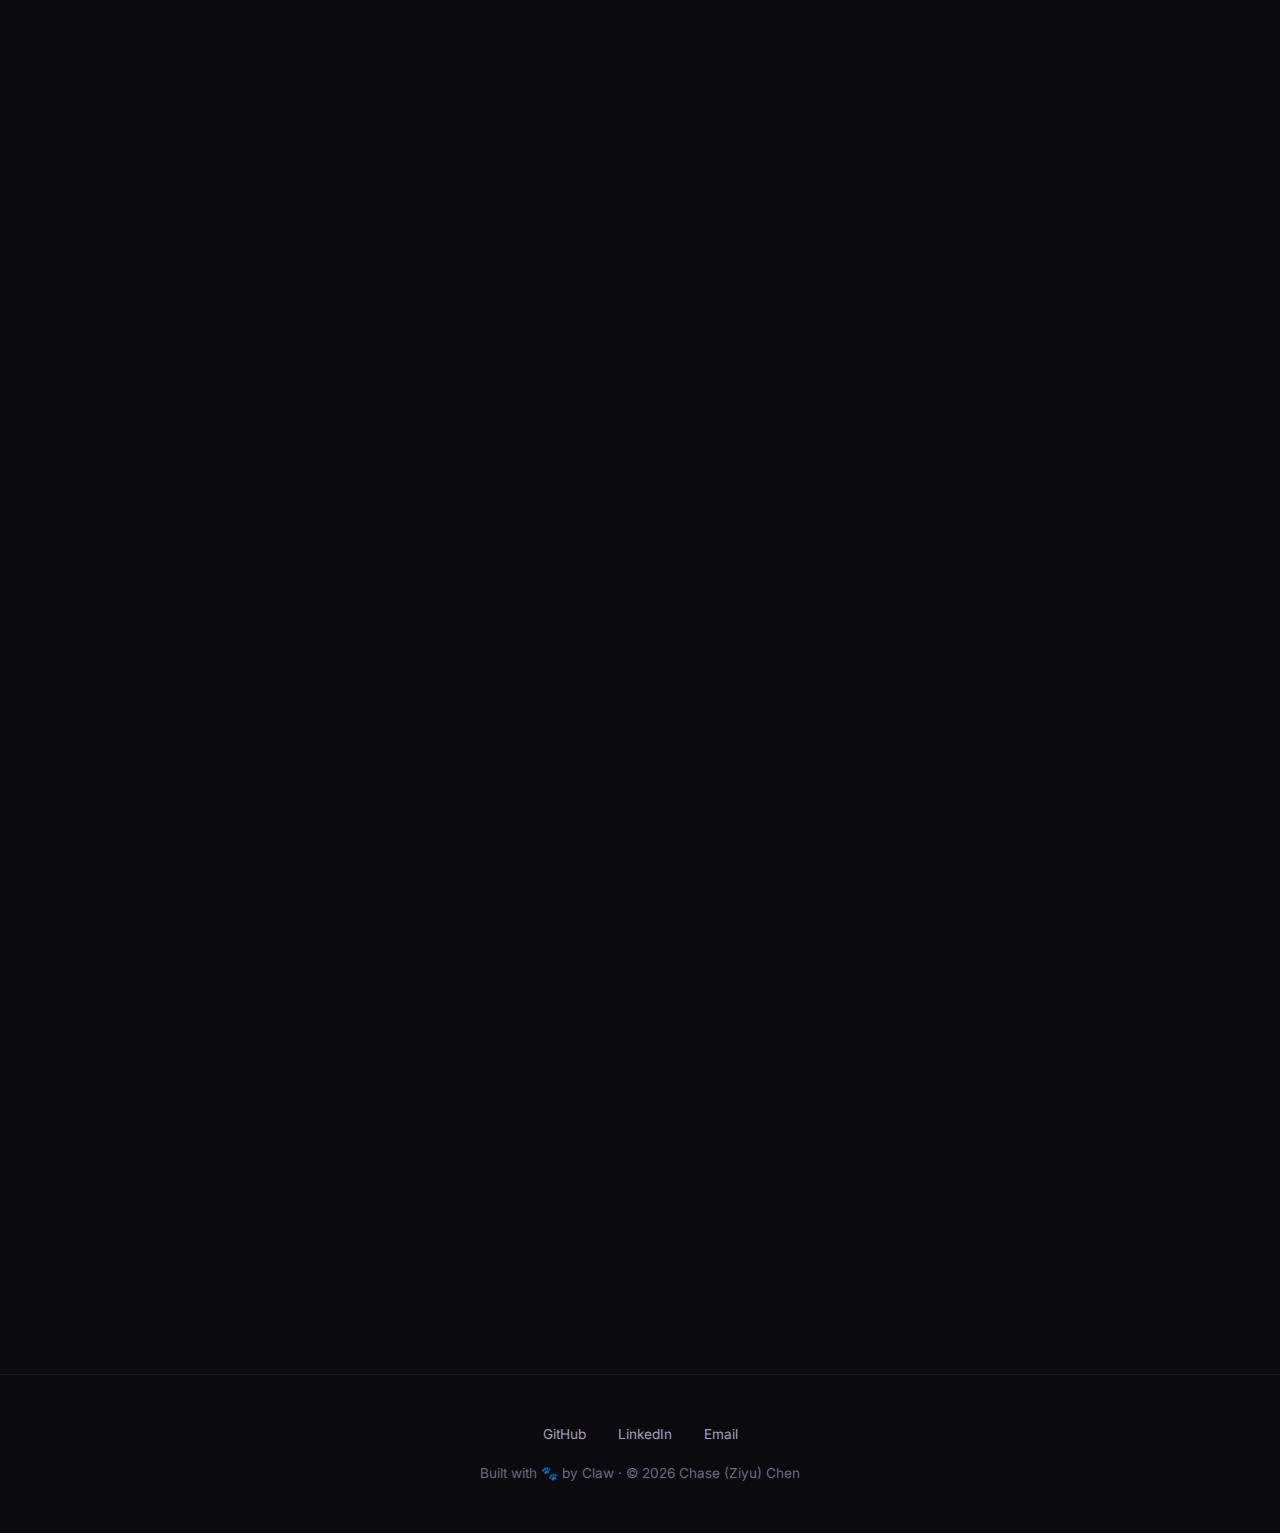
<file: projects.html>
<!DOCTYPE html>
<html lang="en">
<head>
  <meta charset="UTF-8">
  <meta name="viewport" content="width=device-width, initial-scale=1.0">
  <title>Projects — Chase (Ziyu) Chen</title>
  <link href="https://fonts.googleapis.com/css2?family=Inter:wght@400;500;600;700;800&family=JetBrains+Mono:wght@400;500;700&display=swap" rel="stylesheet">
  <link rel="stylesheet" href="css/style.css">
</head>
<body>
  <canvas id="particles-canvas"></canvas>
  <div class="glow-orb"></div>

  <nav class="navbar">
    <a href="index.html" class="nav-logo"><span>&lt;ZC /&gt;</span></a>
    <ul class="nav-links">
      <li><a href="index.html">Home</a></li>
      <li><a href="about.html">About</a></li>
      <li><a href="experience.html">Experience</a></li>
      <li><a href="projects.html">Projects</a></li>
      <li><a href="skills.html">Skills</a></li>
      <li><a href="contact.html">Contact</a></li>
    </ul>
    <div class="hamburger"><span></span><span></span><span></span></div>
  </nav>

  <div class="main-content">
    <section class="section">
      <div class="section-header">
        <div class="section-label">// projects</div>
        <h1 class="section-title">Things I've Built</h1>
        <p class="section-subtitle">From AI-powered apps to big data pipelines — each project tells a story of problem-solving.</p>
      </div>

      <div class="grid-2">
        <!-- Project QuantPilot: AI-Assisted Quantitative Trading System -->
        <div class="card project-card animate-on-scroll">
          <div class="project-header">
            <div class="project-icon" style="background:linear-gradient(135deg,#7c3aed,#a78bfa);">🤖</div>
            <div class="project-title">QuantPilot — AI-Assisted Quantitative Trading System</div>
            <div style="color:var(--text-muted);font-size:0.8rem;font-family:var(--font-mono);display:flex;align-items:center;gap:0.6rem;">
              Mar 2026 — Present
              <span style="display:inline-flex;align-items:center;gap:0.35rem;background:rgba(139,92,246,0.12);border:1px solid rgba(139,92,246,0.3);color:#a78bfa;font-size:0.68rem;padding:0.1rem 0.55rem;border-radius:50px;letter-spacing:0.5px;">
                <span style="width:5px;height:5px;border-radius:50%;background:#8b5cf6;display:inline-block;animation:none;"></span>
                ACTIVE
              </span>
            </div>
          </div>
          <div class="project-body">
            <p class="project-desc">
              Full-stack quant trading platform for both human and AI agents (OpenClaw). Features autonomous W-Bottom pattern scanning over stock universes, Claude-powered stock analysis (technical, fundamental, sentiment), 6-rule automated sell monitoring, and Alpaca paper/live trading — accessible via CLI, REST API, and Next.js web UI.
            </p>
            <div class="tags">
              <span class="tag tag-accent">Python</span>
              <span class="tag tag-accent">FastAPI</span>
              <span class="tag tag-accent">Anthropic SDK</span>
              <span class="tag">alpaca-py</span>
              <span class="tag">Next.js</span>
              <span class="tag">pandas-ta</span>
              <span class="tag">SQLAlchemy</span>
            </div>
            <div class="project-links" style="margin-top:1rem;">
              <a href="projects/quantpilot.html">🤖 Project Details →</a>
            </div>
          </div>
        </div>

        <!-- Project VOC: Voice-of-Customer Intelligence Platform -->
        <div class="card project-card animate-on-scroll">
          <div class="project-header">
            <div class="project-icon" style="background:linear-gradient(135deg,#f7971e,#ffd200);">🗣️</div>
            <div class="project-title">VOC Intelligence &amp; Competitive Analysis Platform</div>
            <div style="color:var(--text-muted);font-size:0.8rem;font-family:var(--font-mono);">Feb 2026</div>
          </div>
          <div class="project-body">
            <p class="project-desc">
              Full-stack NLP pipeline scraping 100K+ posts across 14 platforms, classifying them with LLMs across a 110-category taxonomy, and generating Claude-powered competitive intelligence reports for a US logistics company.
            </p>
            <div class="tags">
              <span class="tag tag-accent">Python</span>
              <span class="tag tag-accent">LLMs</span>
              <span class="tag tag-accent">Anthropic SDK</span>
              <span class="tag">NLP</span>
              <span class="tag">Web Scraping</span>
              <span class="tag">Playwright</span>
              <span class="tag">SQLite</span>
            </div>
            <div class="project-links" style="margin-top:1rem;">
              <a href="projects/voc.html">📊 Project Details →</a>
            </div>
          </div>
        </div>

        <!-- Project DNR: Geospatial Risk Intelligence System -->
        <div class="card project-card animate-on-scroll">
          <div class="project-header">
            <div class="project-icon" style="background:linear-gradient(135deg,#00b4d8,#0077b6);">🗺️</div>
            <div class="project-title">DNR Geospatial Risk Intelligence System</div>
            <div style="color:var(--text-muted);font-size:0.8rem;font-family:var(--font-mono);">Jan 2026</div>
          </div>
          <div class="project-body">
            <p class="project-desc">
              Production-grade geospatial ML pipeline predicting NYC last-mile delivery failure risk. Geocodes 10K shipments via Google Maps, detects risk zones with H3 spatial clustering, and surfaces XGBoost predictions with SHAP explainability through a modular 9-command CLI.
            </p>
            <div class="tags">
              <span class="tag tag-accent">Python</span>
              <span class="tag tag-accent">XGBoost</span>
              <span class="tag tag-accent">SHAP</span>
              <span class="tag">H3 Geohashing</span>
              <span class="tag">Google Maps API</span>
              <span class="tag">SQLite</span>
              <span class="tag">Folium</span>
            </div>
            <div class="project-links" style="margin-top:1rem;">
              <a href="projects/dnr.html">📍 Project Details →</a>
            </div>
          </div>
        </div>

        <!-- Project False Issue: Courier Fraud Detection -->
        <div class="card project-card animate-on-scroll">
          <div class="project-header">
            <div class="project-icon" style="background:linear-gradient(135deg,#ff416c,#ff4b2b);">🔍</div>
            <div class="project-title">False Issue Detection &amp; Courier Fraud Analytics</div>
            <div style="color:var(--text-muted);font-size:0.8rem;font-family:var(--font-mono);">2026</div>
          </div>
          <div class="project-body">
            <p class="project-desc">
              End-to-end logistics fraud detection pipeline processing 2.3 GB of multi-source data across 113,888 packages, surfacing 5 behavioral feature flags that identified 22,119 high-risk courier events with quantified per-agent false-issue rates.
            </p>
            <div class="tags">
              <span class="tag tag-accent">Python</span>
              <span class="tag tag-accent">pandas</span>
              <span class="tag tag-accent">NumPy</span>
              <span class="tag">SQLite</span>
              <span class="tag">Geospatial</span>
              <span class="tag">Anomaly Detection</span>
              <span class="tag">Feature Engineering</span>
            </div>
            <div class="project-links" style="margin-top:1rem;">
              <a href="projects/false-issue.html">🔎 Project Details →</a>
            </div>
          </div>
        </div>

        <!-- Project Agent Mgmt: Workforce Analytics Platform -->
        <div class="card project-card animate-on-scroll">
          <div class="project-header">
            <div class="project-icon" style="background:linear-gradient(135deg,#43e97b,#38f9d7);">📈</div>
            <div class="project-title">Agent Management &amp; Workforce Analytics Platform</div>
            <div style="color:var(--text-muted);font-size:0.8rem;font-family:var(--font-mono);">Jun — Aug 2025</div>
          </div>
          <div class="project-body">
            <p class="project-desc">
              Full-stack platform automating weekly KPI reporting for outsourced CS agent management — featuring a 6-step ETL pipeline, ML call-volume predictor (R²&gt;0.90), 9-rule 4-week trend classifier, MILP shift optimizer, and 5-layer fuzzy name-matching engine.
            </p>
            <div class="tags">
              <span class="tag tag-accent">Python</span>
              <span class="tag tag-accent">scikit-learn</span>
              <span class="tag tag-accent">PuLP (MILP)</span>
              <span class="tag">Flask</span>
              <span class="tag">SQLAlchemy</span>
              <span class="tag">FuzzyWuzzy</span>
              <span class="tag">Plotly · Chart.js</span>
            </div>
            <div class="project-links" style="margin-top:1rem;">
              <a href="projects/agent-mgmt.html">📊 Project Details →</a>
            </div>
          </div>
        </div>

        <!-- Project: Multimodal Task Management System -->
        <div class="card project-card animate-on-scroll">
          <div class="project-header">
            <div class="project-icon" style="background:linear-gradient(135deg,#4facfe,#00f2fe);">📋</div>
            <div class="project-title">Multimodal Task Management System</div>
            <div style="color:var(--text-muted);font-size:0.8rem;font-family:var(--font-mono);">Dec 2024 — May 2025</div>
          </div>
          <div class="project-body">
            <p class="project-desc">
              Multimodal information extraction pipeline using Vision-Language Models (VLMs) and LangChain — automatically "reads" unstructured assignment screenshots and parses them into structured task metadata. Full-stack React + Flask app, prototyped end-to-end in Figma across 15 screens.
            </p>
            <div class="tags">
              <span class="tag tag-accent">React</span>
              <span class="tag tag-accent">Flask</span>
              <span class="tag tag-accent">VLMs (OpenAI Vision)</span>
              <span class="tag">LangChain</span>
              <span class="tag">SQLite</span>
              <span class="tag">REST API</span>
              <span class="tag">Figma</span>
            </div>
            <div class="project-links" style="margin-top:1rem;">
              <a href="projects/multimodal-task.html">📋 Project Details →</a>
              <a href="https://www.figma.com/proto/IuXEnZierzhcDWoapLbjzk/INTERACTIVE-PROTOTYPE?node-id=115-4&node-type=frame&t=N0tGibly8VksOROP-1&scaling=min-zoom&content-scaling=fixed&page-id=0%3A1&starting-point-node-id=115%3A4" target="_blank" rel="noopener noreferrer">🎨 Figma →</a>
            </div>
          </div>
        </div>

        <!-- Project 2: Interactive Dashboard -->
        <div class="card project-card animate-on-scroll">
          <div class="project-header">
            <div class="project-icon" style="background:linear-gradient(135deg,#ff6b6b,#ee5a24);">📊</div>
            <div class="project-title">Interactive Analytical Dashboard</div>
            <div style="color:var(--text-muted);font-size:0.8rem;font-family:var(--font-mono);">Oct 2024</div>
          </div>
          <div class="project-body">
            <p class="project-desc">
              Full-stack web application using Python Dash for real-time price observation data management and visualization. Features Bootstrap-polished design with SQLite backend and comprehensive unit testing.
            </p>
            <div class="tags">
              <span class="tag tag-accent">Dash</span>
              <span class="tag tag-accent">Plotly</span>
              <span class="tag">Python</span>
              <span class="tag">SQLite</span>
              <span class="tag">Bootstrap</span>
              <span class="tag">Unit Testing</span>
            </div>
            <div class="project-links" style="margin-top:1rem;">
              <a href="https://github.com/zxcjoy/dash-price-observation-web-application" target="_blank" rel="noopener noreferrer">💻 GitHub →</a>
            </div>
          </div>
        </div>

        <!-- Project 3: Recommendation System -->
        <div class="card project-card animate-on-scroll">
          <div class="project-header">
            <div class="project-icon" style="background:linear-gradient(135deg,#7b2ff7,#5f27cd);">⭐</div>
            <div class="project-title">Advanced Recommendation System</div>
            <div style="color:var(--text-muted);font-size:0.8rem;font-family:var(--font-mono);">Jan — May 2024</div>
          </div>
          <div class="project-body">
            <p class="project-desc">
              Hybrid recommendation engine on the Yelp dataset (millions of records). Combined XGBoost model-based predictions with item-based collaborative filtering. PySpark + MapReduce reduced peak memory by 72%.
            </p>
            <div class="tags">
              <span class="tag tag-accent">PySpark</span>
              <span class="tag tag-accent">XGBoost</span>
              <span class="tag">MapReduce</span>
              <span class="tag">Collaborative Filtering</span>
              <span class="tag">Big Data</span>
            </div>
            <div class="project-links" style="margin-top:1rem;">
              <a href="https://github.com/zxcjoy/Yelp-Recommendation-System" target="_blank" rel="noopener noreferrer">💻 GitHub →</a>
            </div>
          </div>
        </div>

        <!-- Project 4: Employability Prediction -->
        <div class="card project-card animate-on-scroll">
          <div class="project-header">
            <div class="project-icon" style="background:linear-gradient(135deg,#00ff88,#00b894);">🎯</div>
            <div class="project-title">Employability Prediction &amp; Interpretation</div>
            <div style="color:var(--text-muted);font-size:0.8rem;font-family:var(--font-mono);">Aug — Dec 2023</div>
          </div>
          <div class="project-body">
            <p class="project-desc">
              Predictive model achieving 0.86 recall using XGBoost with SHAP-based interpretability. Revealed top employability predictors and provided actionable insights for employers and job seekers.
            </p>
            <div class="tags">
              <span class="tag tag-accent">XGBoost</span>
              <span class="tag tag-accent">SHAP</span>
              <span class="tag">Matplotlib</span>
              <span class="tag">EDA</span>
              <span class="tag">Feature Engineering</span>
            </div>
            <div class="project-links" style="margin-top:1rem;">
              <a href="https://github.com/zxcjoy/EmployabilityPrediction" target="_blank" rel="noopener noreferrer">💻 GitHub →</a>
            </div>
          </div>
        </div>

        <!-- Project: Multi-Level Landmark Image Classification -->
        <div class="card project-card animate-on-scroll">
          <div class="project-header">
            <div class="project-icon" style="background:linear-gradient(135deg,#f7971e,#f54ea2);">🏛️</div>
            <div class="project-title">Multi-Level Landmark Image Classification</div>
            <div style="color:var(--text-muted);font-size:0.8rem;font-family:var(--font-mono);">Jan — May 2023</div>
          </div>
          <div class="project-body">
            <p class="project-desc">
              Custom dual-head EfficientNet-B0 architecture for simultaneous coarse (style category) and fine-grained (specific landmark) classification. Overcame severe data scarcity (&lt;300 samples) with Albumentations augmentation pipeline — achieving 0.95 F1 for category classification.
            </p>
            <div class="tags">
              <span class="tag tag-accent">PyTorch</span>
              <span class="tag tag-accent">EfficientNet-B0</span>
              <span class="tag tag-accent">Deep Learning</span>
              <span class="tag">Albumentations</span>
              <span class="tag">StratifiedKFold</span>
              <span class="tag">Transfer Learning</span>
            </div>
            <div class="project-links" style="margin-top:1rem;">
              <a href="projects/landmark.html">🏛️ Project Details →</a>
            </div>
          </div>
        </div>

        <!-- Project 8: PCA Eigenface -->
        <div class="card project-card animate-on-scroll">
          <div class="project-header">
            <div class="project-icon" style="background:linear-gradient(135deg,#fd79a8,#e84393);">👤</div>
            <div class="project-title">PCA Eigenface Image Classification</div>
            <div style="color:var(--text-muted);font-size:0.8rem;font-family:var(--font-mono);">2019</div>
          </div>
          <div class="project-body">
            <p class="project-desc">
              Image classification using PCA for efficiency-accuracy tradeoff analysis. Explored dimensionality reduction techniques on facial image datasets.
            </p>
            <div class="tags">
              <span class="tag tag-accent">PCA</span>
              <span class="tag tag-accent">Image Classification</span>
              <span class="tag">Dimensionality Reduction</span>
            </div>
            <div class="project-links" style="margin-top:1rem;">
              <a href="https://github.com/zxcjoy/PCAEigenface" target="_blank" rel="noopener noreferrer">💻 GitHub →</a>
            </div>
          </div>
        </div>
      </div>
    </section>
  </div>

  <footer class="footer">
    <div class="footer-links">
      <a href="https://github.com/zxcjoy" target="_blank" rel="noopener noreferrer">GitHub</a>
      <a href="https://www.linkedin.com/in/ziyuchen025/" target="_blank" rel="noopener noreferrer">LinkedIn</a>
      <a href="mailto:zychen025@gmail.com">Email</a>
    </div>
    <p>Built with 🐾 by Claw · © 2026 Chase (Ziyu) Chen</p>
  </footer>

  <script src="js/main.js"></script>
</body>
</html>
</file>
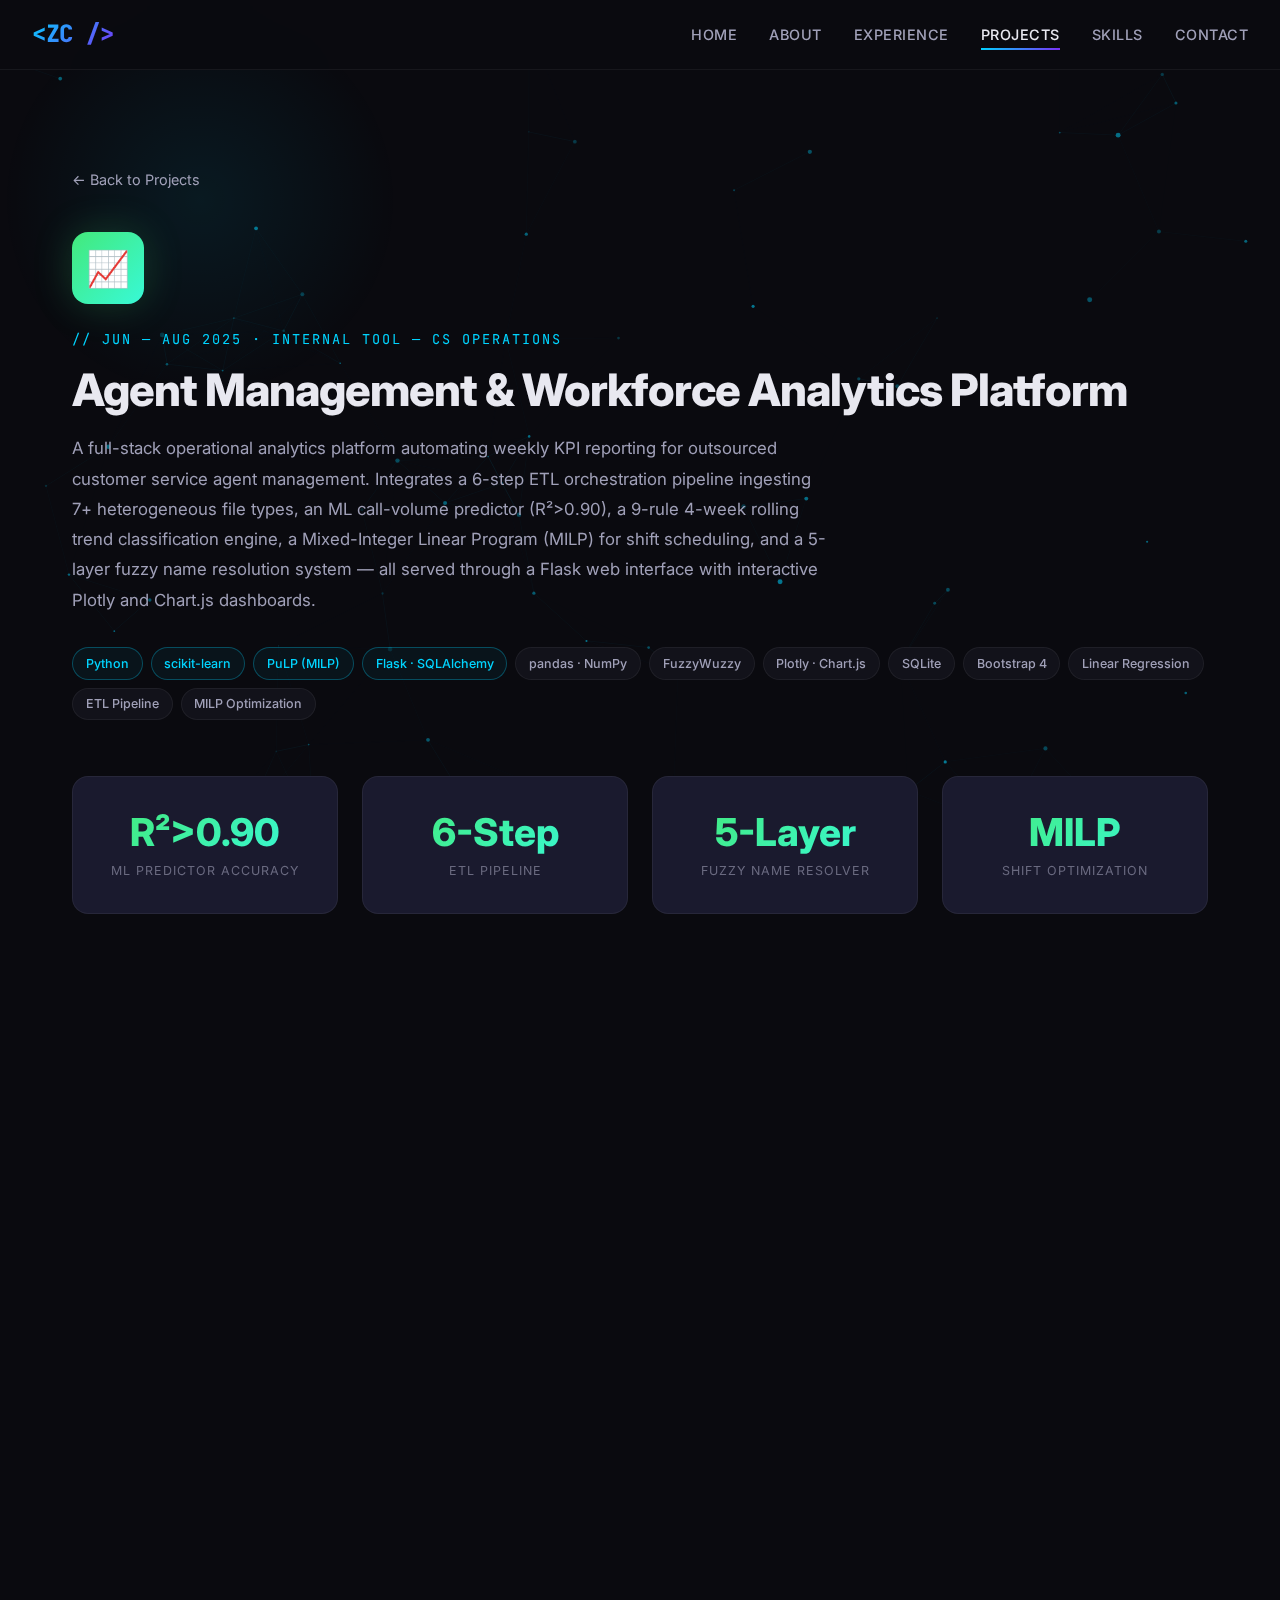
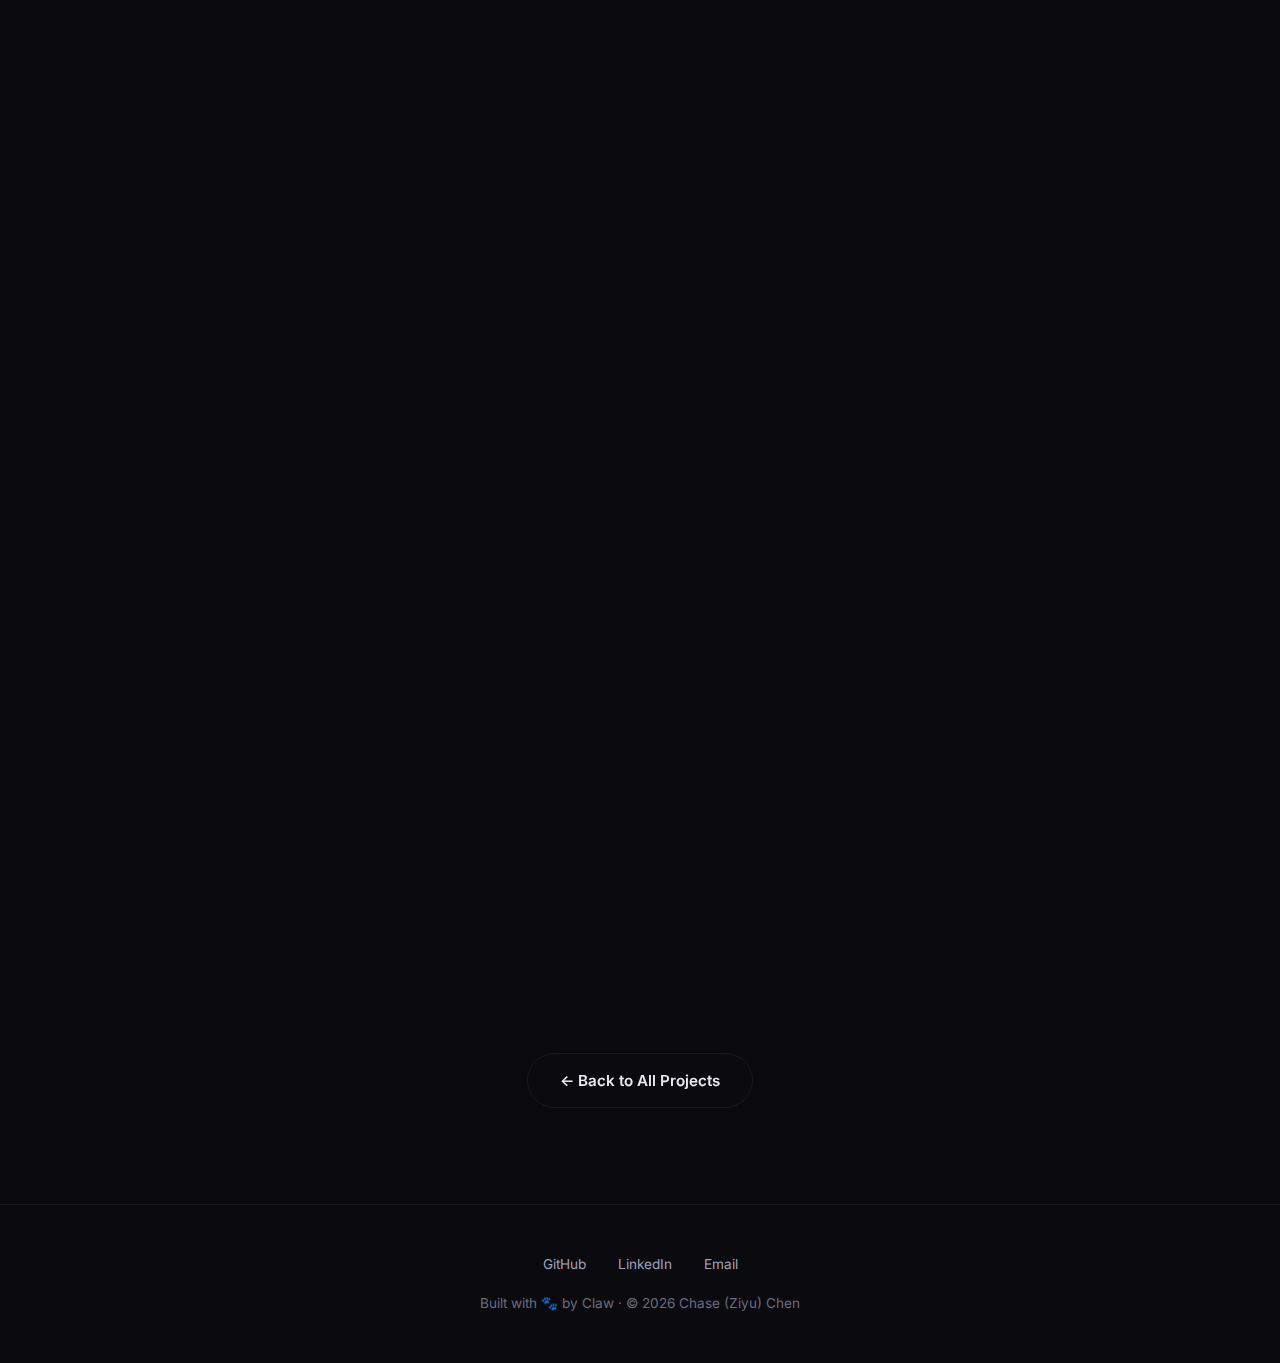
<file: projects/agent-mgmt.html>
<!DOCTYPE html>
<html lang="en">
<head>
  <meta charset="UTF-8">
  <meta name="viewport" content="width=device-width, initial-scale=1.0">
  <title>Agent Management Platform — Chase (Ziyu) Chen</title>
  <link href="https://fonts.googleapis.com/css2?family=Inter:wght@400;500;600;700;800&family=JetBrains+Mono:wght@400;500;700&display=swap" rel="stylesheet">
  <link rel="stylesheet" href="../css/style.css">
  <style>
    :root {
      --accent-green: #43e97b;
      --accent-teal: #38f9d7;
      --accent-green-grad: linear-gradient(135deg, #43e97b, #38f9d7);
    }

    .back-link {
      display: inline-flex; align-items: center; gap: 0.5rem;
      color: var(--text-secondary); font-size: 0.9rem;
      margin-bottom: 2.5rem; transition: var(--transition);
    }
    .back-link:hover { color: var(--accent-green); }

    .project-hero-icon {
      width: 72px; height: 72px; border-radius: 16px;
      background: var(--accent-green-grad);
      display: flex; align-items: center; justify-content: center;
      font-size: 2.2rem; margin-bottom: 1.5rem;
      box-shadow: 0 0 40px rgba(67,233,123,0.2);
    }
    .project-hero-title {
      font-size: clamp(1.8rem, 4vw, 2.8rem); font-weight: 800;
      letter-spacing: -1px; margin-bottom: 1rem; line-height: 1.2;
    }
    .project-hero-desc {
      color: var(--text-secondary); font-size: 1.05rem;
      max-width: 760px; line-height: 1.8; margin-bottom: 2rem;
    }

    /* Metrics */
    .metric-card { text-align: center; }
    .metric-val {
      font-size: 2.4rem; font-weight: 800;
      background: var(--accent-green-grad);
      -webkit-background-clip: text; -webkit-text-fill-color: transparent;
      background-clip: text; line-height: 1.2;
    }
    .metric-label {
      color: var(--text-muted); font-size: 0.78rem;
      text-transform: uppercase; letter-spacing: 1px; margin-top: 0.3rem;
    }

    /* Detail section */
    .detail-section { margin-bottom: 4rem; }
    .detail-section h2 {
      font-size: 1.5rem; font-weight: 700; margin-bottom: 0.5rem;
      padding-bottom: 0.75rem; border-bottom: 1px solid var(--border);
    }
    .detail-section .sub { color: var(--text-muted); font-size: 0.9rem; margin-bottom: 1.5rem; }

    /* Highlight box */
    .highlight-box {
      background: linear-gradient(135deg, rgba(67,233,123,0.04), rgba(56,249,215,0.04));
      border: 1px solid rgba(67,233,123,0.15);
      border-radius: var(--radius); padding: 1.5rem 2rem; margin-bottom: 2rem;
    }
    .highlight-box ul { list-style: none; }
    .highlight-box ul li {
      position: relative; padding-left: 1.4rem;
      margin-bottom: 0.65rem; color: var(--text-secondary); font-size: 0.95rem;
    }
    .highlight-box ul li::before { content: '▸'; position: absolute; left: 0; color: var(--accent-green); }
    .highlight-box ul li strong { color: var(--text-primary); }

    /* Module cards (6 system modules) */
    .modules-grid { display: grid; grid-template-columns: repeat(auto-fit, minmax(340px, 1fr)); gap: 1.25rem; margin-bottom: 2rem; }
    .module-card {
      background: var(--bg-card); border: 1px solid var(--border);
      border-radius: var(--radius-sm); padding: 1.4rem;
      border-left: 3px solid var(--accent-green); transition: var(--transition);
    }
    .module-card:hover { border-color: rgba(67,233,123,0.3); transform: translateY(-2px); }
    .module-num {
      font-family: var(--font-mono); font-size: 0.72rem; color: var(--accent-green);
      text-transform: uppercase; letter-spacing: 1.5px; margin-bottom: 0.4rem;
    }
    .module-title { font-size: 0.98rem; font-weight: 700; margin-bottom: 0.4rem; }
    .module-desc { font-size: 0.83rem; color: var(--text-secondary); line-height: 1.65; }
    .module-tags { display: flex; flex-wrap: wrap; gap: 0.35rem; margin-top: 0.7rem; }
    .module-tag {
      font-family: var(--font-mono); font-size: 0.7rem; color: var(--text-muted);
      background: var(--bg-secondary); padding: 0.12rem 0.55rem;
      border-radius: 50px; border: 1px solid var(--border);
    }
    .module-stat {
      display: inline-block; margin-top: 0.6rem;
      background: rgba(67,233,123,0.08); border: 1px solid rgba(67,233,123,0.2);
      color: var(--accent-green); font-family: var(--font-mono); font-size: 0.75rem;
      padding: 0.2rem 0.7rem; border-radius: 6px;
    }

    /* ML model highlight */
    .ml-highlight {
      background: var(--bg-card); border: 1px solid rgba(67,233,123,0.2);
      border-radius: var(--radius-sm); padding: 1.4rem 1.6rem;
      margin-bottom: 1.5rem; position: relative; overflow: hidden;
    }
    .ml-highlight::before {
      content: ''; position: absolute; top: 0; left: 0; right: 0; height: 2px;
      background: var(--accent-green-grad);
    }
    .ml-row {
      display: flex; justify-content: space-between; align-items: center;
      padding: 0.55rem 0; border-bottom: 1px solid rgba(255,255,255,0.04);
      font-size: 0.85rem;
    }
    .ml-row:last-child { border-bottom: none; }
    .ml-label { color: var(--text-secondary); }
    .ml-value { font-family: var(--font-mono); font-weight: 700; color: var(--accent-green); }

    /* Masked rows */
    .masked-value-conf {
      font-family: var(--font-mono); font-size: 0.75rem;
      color: var(--text-muted); background: rgba(255,255,255,0.06);
      padding: 0.1rem 0.6rem; border-radius: 4px; letter-spacing: 1px;
    }
    .masked-note {
      font-size: 0.75rem; color: var(--text-muted); margin-top: 0.5rem;
      font-style: italic; display: flex; align-items: center; gap: 0.4rem;
    }

    /* Tech table */
    .tech-table { width: 100%; border-collapse: collapse; font-size: 0.88rem; }
    .tech-table td {
      padding: 0.85rem 1rem; border-bottom: 1px solid var(--border);
      color: var(--text-secondary); vertical-align: top;
    }
    .tech-table td:first-child {
      color: var(--accent-green); font-family: var(--font-mono);
      font-size: 0.78rem; white-space: nowrap; min-width: 190px; font-weight: 600;
    }
    .tech-table tr:last-child td { border-bottom: none; }
    .tech-table tr:hover td { background: rgba(67,233,123,0.02); }

    /* Architecture pipeline */
    .pipeline-phase {
      background: rgba(67,233,123,0.04);
      border: 1px solid rgba(67,233,123,0.12);
      border-radius: var(--radius); padding: 1.5rem 1.5rem 0.5rem;
      margin-bottom: 1.5rem;
    }
    .phase-label {
      font-family: var(--font-mono); font-size: 0.78rem;
      color: var(--accent-green); letter-spacing: 2px;
      text-transform: uppercase; margin-bottom: 1.2rem;
    }
    .pipeline-step {
      display: flex; gap: 1rem; align-items: flex-start;
      padding: 1rem 1.2rem; border-radius: var(--radius-sm);
      background: var(--bg-card); border: 1px solid var(--border);
      margin-bottom: 0.8rem; transition: var(--transition);
    }
    .pipeline-step:hover { border-color: rgba(67,233,123,0.25); }
    .step-num {
      font-family: var(--font-mono); color: var(--accent-green);
      font-size: 0.78rem; font-weight: 700; min-width: 55px; padding-top: 0.1rem;
    }
    .step-body h4 { font-size: 0.95rem; font-weight: 600; margin-bottom: 0.25rem; }
    .step-body p { font-size: 0.85rem; color: var(--text-secondary); line-height: 1.6; }
    .step-body .step-tags { display: flex; flex-wrap: wrap; gap: 0.4rem; margin-top: 0.5rem; }
    .step-body .step-tag {
      font-family: var(--font-mono); font-size: 0.72rem;
      color: var(--text-muted); background: var(--bg-secondary);
      padding: 0.15rem 0.6rem; border-radius: 50px; border: 1px solid var(--border);
    }

    @media (max-width: 768px) {
      .modules-grid { grid-template-columns: 1fr; }
      .pipeline-step { flex-direction: column; }
      .step-num { min-width: unset; }
    }
  </style>
</head>
<body>
  <canvas id="particles-canvas"></canvas>
  <div class="glow-orb"></div>

  <nav class="navbar">
    <a href="../index.html" class="nav-logo"><span>&lt;ZC /&gt;</span></a>
    <ul class="nav-links">
      <li><a href="../index.html">Home</a></li>
      <li><a href="../about.html">About</a></li>
      <li><a href="../experience.html">Experience</a></li>
      <li><a href="../projects.html" class="active">Projects</a></li>
      <li><a href="../skills.html">Skills</a></li>
      <li><a href="../contact.html">Contact</a></li>
    </ul>
    <div class="hamburger"><span></span><span></span><span></span></div>
  </nav>

  <div class="main-content">
    <section class="section">

      <a href="../projects.html" class="back-link">← Back to Projects</a>

      <!-- ── Hero ── -->
      <div class="project-hero-icon">📈</div>
      <div class="section-label">// Jun — Aug 2025 · Internal Tool — CS Operations</div>
      <h1 class="project-hero-title">Agent Management &amp; Workforce Analytics Platform</h1>
      <p class="project-hero-desc">
        A full-stack operational analytics platform automating weekly KPI reporting for outsourced customer service agent management. Integrates a 6-step ETL orchestration pipeline ingesting 7+ heterogeneous file types, an ML call-volume predictor (R²&gt;0.90), a 9-rule 4-week rolling trend classification engine, a Mixed-Integer Linear Program (MILP) for shift scheduling, and a 5-layer fuzzy name resolution system — all served through a Flask web interface with interactive Plotly and Chart.js dashboards.
      </p>
      <div class="tags" style="margin-bottom:3.5rem;">
        <span class="tag tag-accent">Python</span>
        <span class="tag tag-accent">scikit-learn</span>
        <span class="tag tag-accent">PuLP (MILP)</span>
        <span class="tag tag-accent">Flask · SQLAlchemy</span>
        <span class="tag">pandas · NumPy</span>
        <span class="tag">FuzzyWuzzy</span>
        <span class="tag">Plotly · Chart.js</span>
        <span class="tag">SQLite</span>
        <span class="tag">Bootstrap 4</span>
        <span class="tag">Linear Regression</span>
        <span class="tag">ETL Pipeline</span>
        <span class="tag">MILP Optimization</span>
      </div>

      <!-- ── Key Metrics ── -->
      <div class="grid-4" style="margin-bottom:4rem;">
        <div class="card metric-card animate-on-scroll">
          <div class="metric-val">R²&gt;0.90</div>
          <div class="metric-label">ML Predictor Accuracy</div>
        </div>
        <div class="card metric-card animate-on-scroll">
          <div class="metric-val">6-Step</div>
          <div class="metric-label">ETL Pipeline</div>
        </div>
        <div class="card metric-card animate-on-scroll">
          <div class="metric-val">5-Layer</div>
          <div class="metric-label">Fuzzy Name Resolver</div>
        </div>
        <div class="card metric-card animate-on-scroll">
          <div class="metric-val">MILP</div>
          <div class="metric-label">Shift Optimization</div>
        </div>
      </div>

      <!-- ── System Architecture ── -->
      <div class="detail-section animate-on-scroll">
        <h2>System Architecture</h2>
        <div class="sub">6-step ETL feeding 6 analytical modules, served through a Flask web interface</div>

        <div class="pipeline-phase">
          <div class="phase-label">⬡ Data Layer — ETL &amp; Name Resolution</div>

          <div class="pipeline-step">
            <div class="step-num">ETL</div>
            <div class="step-body">
              <h4>6-Step ETL Orchestration — 7+ File Types</h4>
              <p>Ingests 7+ heterogeneous weekly file types (QP CSVs, Udesk/WhatsApp Excel exports, attendance reports) through a 6-step ETL pipeline and persists results into a normalized SQLite schema across 10+ SQLAlchemy models. Each step is independently rerunnable, with schema migration handled via SQLAlchemy ORM.</p>
              <div class="step-tags"><span class="step-tag">7+ File Types</span><span class="step-tag">10+ ORM Models</span><span class="step-tag">SQLAlchemy</span><span class="step-tag">SQLite</span><span class="step-tag">Weekly Orchestration</span></div>
            </div>
          </div>

          <div class="pipeline-step">
            <div class="step-num">FUZZ</div>
            <div class="step-body">
              <h4>5-Layer Fuzzy Name Resolution — &lt;5% Unmatched</h4>
              <p>Resolves agent names across Hotline, Udesk, and WhatsApp QA channels using a cascade of five matching strategies: exact match → word-subset → name-swap → FuzzyWuzzy token ratio (threshold = 0.7) → manual fallback. Handles real-world variations like "Raquel Alberto Cazas" ↔ "Raquel Cazas", achieving &lt;5% unmatched rate across all channels without manual correction.</p>
              <div class="step-tags"><span class="step-tag">FuzzyWuzzy</span><span class="step-tag">Threshold = 0.7</span><span class="step-tag">5-Layer Cascade</span><span class="step-tag">&lt;5% Unmatched</span></div>
            </div>
          </div>
        </div>

        <div class="pipeline-phase">
          <div class="phase-label">⬡ Intelligence Layer — ML, Rules &amp; Optimization</div>

          <div class="pipeline-step">
            <div class="step-num">ML</div>
            <div class="step-body">
              <h4>Call-Volume Predictor — scikit-learn Linear Regression, R²&gt;0.90</h4>
              <p>Trains a scikit-learn linear regression model on package volume and AI control rate features to predict weekly hotline call volume. Achieves R²&gt;0.90 on held-out test data. Deployed as a Flask API endpoint with interactive 3D Plotly surface visualizations for stakeholder reporting — mapping the call-volume response surface across feature combinations.</p>
              <div class="step-tags"><span class="step-tag">scikit-learn</span><span class="step-tag">Linear Regression</span><span class="step-tag">R²&gt;0.90</span><span class="step-tag">Flask API</span><span class="step-tag">3D Plotly Surface</span></div>
            </div>
          </div>

          <div class="pipeline-step">
            <div class="step-num">RULES</div>
            <div class="step-body">
              <h4>9-Rule, 4-Week Rolling Trend Classification Engine</h4>
              <p>Auto-classifies agents into Good / Warning / Disqualified tiers using a 9-rule engine evaluated over a 4-week rolling window. Rules fire on core KPI failure thresholds, service incident counts, and attendance patterns — replacing manual spreadsheet review with deterministic, auditable logic that produces a weekly ranked tier report.</p>
              <div class="step-tags"><span class="step-tag">9 Classification Rules</span><span class="step-tag">4-Week Rolling Window</span><span class="step-tag">3-Tier Output</span><span class="step-tag">KPI Thresholds</span></div>
            </div>
          </div>

          <div class="pipeline-step">
            <div class="step-num">MILP</div>
            <div class="step-body">
              <h4>Mixed-Integer Linear Program Shift Scheduler (PuLP)</h4>
              <p>Formulates and solves a MILP using PuLP to generate minimum-headcount shift schedules covering a 12-hour operational window (09:00–21:00). Enforces split-shift constraints (≥1-hour break, 8-hour total shift), and outputs actionable Excel rosters. Objective: minimize total agents scheduled while satisfying per-hour demand constraints.</p>
              <div class="step-tags"><span class="step-tag">PuLP MILP</span><span class="step-tag">Integer Programming</span><span class="step-tag">09:00–21:00 Window</span><span class="step-tag">Split-Shift Constraints</span><span class="step-tag">Excel Roster Output</span></div>
            </div>
          </div>
        </div>

        <div class="pipeline-phase">
          <div class="phase-label">⬡ Presentation Layer — Dashboards &amp; Reporting</div>

          <div class="pipeline-step">
            <div class="step-num">DASH</div>
            <div class="step-body">
              <h4>Work Order Analytics — Chart.js Drill-Down Dashboards</h4>
              <p>Surfaces multi-dimensional work order trends across multiple source categories and geographic regions through interactive Chart.js drill-down dashboards with server-side aggregation in Flask. Enables data-driven weekly review cycles for non-technical operations managers without SQL access.</p>
              <div class="step-tags"><span class="step-tag">Chart.js</span><span class="step-tag">Flask Aggregation</span><span class="step-tag">Multi-Dimensional</span><span class="step-tag">Drill-Down</span></div>
            </div>
          </div>

          <div class="pipeline-step">
            <div class="step-num">KPI</div>
            <div class="step-body">
              <h4>Per-Agent KPI Dashboard &amp; Weekly Report Export</h4>
              <p>Generates per-agent performance dashboards covering Hotline, Udesk, and WhatsApp QA channels, with weekly XLSX exports including agent tier rankings, KPI breakdowns, and attendance summaries — enabling managers to run performance reviews entirely from the platform without manual data collection.</p>
              <div class="step-tags"><span class="step-tag">openpyxl</span><span class="step-tag">Multi-Channel KPIs</span><span class="step-tag">Bootstrap 4</span><span class="step-tag">Weekly Reporting</span></div>
            </div>
          </div>
        </div>
      </div>

      <!-- ── 6 System Modules ── -->
      <div class="detail-section animate-on-scroll">
        <h2>6 Core System Modules</h2>
        <div class="sub">Each module independently addresses a distinct operational analytics challenge</div>

        <div class="modules-grid">
          <div class="module-card">
            <div class="module-num">Module 01</div>
            <div class="module-title">ETL Orchestration Engine</div>
            <div class="module-desc">6-step pipeline ingesting 7+ weekly file types into a normalized 10+ model SQLite schema. Each step is independently rerunnable with schema migrations managed via SQLAlchemy ORM.</div>
            <div class="module-tags"><span class="module-tag">pandas</span><span class="module-tag">SQLAlchemy</span><span class="module-tag">SQLite</span><span class="module-tag">7+ file types</span></div>
          </div>

          <div class="module-card">
            <div class="module-num">Module 02</div>
            <div class="module-title">5-Layer Fuzzy Name Resolver</div>
            <div class="module-desc">Cascade: exact → word-subset → name-swap → FuzzyWuzzy (threshold=0.7) → manual fallback. Handles real-world agent name variations across 3 CS platforms with &lt;5% unmatched rate.</div>
            <div class="module-tags"><span class="module-tag">FuzzyWuzzy</span><span class="module-tag">String Matching</span><span class="module-tag">NLP</span></div>
            <div class="module-stat">&lt;5% unmatched · threshold = 0.7</div>
          </div>

          <div class="module-card">
            <div class="module-num">Module 03</div>
            <div class="module-title">ML Call-Volume Predictor</div>
            <div class="module-desc">scikit-learn linear regression trained on package volume and AI control rate features, deployed as a Flask API. Interactive 3D Plotly surface plots visualize the prediction response surface for stakeholder exploration.</div>
            <div class="module-tags"><span class="module-tag">scikit-learn</span><span class="module-tag">Flask API</span><span class="module-tag">Plotly 3D</span></div>
            <div class="module-stat">R² &gt; 0.90 on held-out test set</div>
          </div>

          <div class="module-card">
            <div class="module-num">Module 04</div>
            <div class="module-title">9-Rule Trend Classification Engine</div>
            <div class="module-desc">Auto-classifies agents into Good / Warning / Disqualified over a 4-week rolling window using 9 deterministic rules covering KPI failures, service incidents, and attendance. Replaces manual spreadsheet review with auditable, reproducible logic.</div>
            <div class="module-tags"><span class="module-tag">Rule Engine</span><span class="module-tag">Rolling Window</span><span class="module-tag">3-Tier Classification</span></div>
            <div class="module-stat">9 rules · 4-week window</div>
          </div>

          <div class="module-card">
            <div class="module-num">Module 05</div>
            <div class="module-title">MILP Shift Scheduler</div>
            <div class="module-desc">PuLP MILP formulation minimizing total headcount over a 12-hour window (09:00–21:00) with split-shift constraints (≥1-hr break, 8-hr total). Outputs actionable Excel rosters directly from the optimizer solution.</div>
            <div class="module-tags"><span class="module-tag">PuLP</span><span class="module-tag">Integer Programming</span><span class="module-tag">openpyxl</span></div>
            <div class="module-stat">MILP · minimize headcount · split-shift constraints</div>
          </div>

          <div class="module-card">
            <div class="module-num">Module 06</div>
            <div class="module-title">Work Order Analytics Dashboard</div>
            <div class="module-desc">Chart.js drill-down dashboards with Flask server-side aggregation, surfacing trends across multiple source categories and geographic regions. Enables weekly data-driven review cycles for non-technical managers.</div>
            <div class="module-tags"><span class="module-tag">Chart.js</span><span class="module-tag">Flask</span><span class="module-tag">Multi-Dimensional</span></div>
          </div>
        </div>
      </div>

      <!-- ── ML Model Detail ── -->
      <div class="detail-section animate-on-scroll">
        <h2>ML Model Details</h2>
        <div class="sub">Call-volume predictor — scikit-learn linear regression</div>

        <div class="ml-highlight">
          <div style="font-size:0.85rem;font-weight:600;margin-bottom:0.75rem;color:var(--text-primary);">Model Specification</div>
          <div class="ml-row">
            <span class="ml-label">Algorithm</span>
            <span class="ml-value">Linear Regression (scikit-learn)</span>
          </div>
          <div class="ml-row">
            <span class="ml-label">Target variable</span>
            <span class="ml-value">Weekly hotline call volume</span>
          </div>
          <div class="ml-row">
            <span class="ml-label">Feature set</span>
            <span class="ml-value">Package volume · AI control rate</span>
          </div>
          <div class="ml-row">
            <span class="ml-label">R² (held-out test set)</span>
            <span class="ml-value">&gt; 0.90</span>
          </div>
          <div class="ml-row">
            <span class="ml-label">Deployment</span>
            <span class="ml-value">Flask REST API endpoint</span>
          </div>
          <div class="ml-row">
            <span class="ml-label">Visualization</span>
            <span class="ml-value">3D Plotly surface (feature × feature → prediction)</span>
          </div>
          <div class="ml-row">
            <span class="ml-label">Training data volume</span>
            <span class="masked-value-conf">[CONFIDENTIAL]</span>
          </div>
          <div class="ml-row">
            <span class="ml-label">Prediction accuracy vs. actuals</span>
            <span class="masked-value-conf">[CONFIDENTIAL]</span>
          </div>
          <div class="masked-note" style="margin-top:0.5rem;">
            🔒 Operational volume data withheld per internal data policy.
          </div>
        </div>
      </div>

      <!-- ── Key Achievements ── -->
      <div class="detail-section animate-on-scroll">
        <h2>Key Achievements</h2>
        <div class="sub">Technical outcomes across all six system modules</div>
        <div class="highlight-box">
          <ul>
            <li><strong>6-step ETL pipeline</strong> ingesting 7+ heterogeneous weekly file types (QP CSVs, Udesk/WhatsApp Excel, attendance reports) into a normalized 10+ model SQLAlchemy/SQLite schema — automating multi-source data integration that previously required manual consolidation.</li>
            <li><strong>5-layer fuzzy name resolution</strong> (exact → word-subset → name-swap → FuzzyWuzzy, threshold=0.7) achieving &lt;5% unmatched agent records across Hotline, Udesk, and WhatsApp QA channels — eliminating cross-channel identity fragmentation without manual correction.</li>
            <li><strong>ML call-volume predictor achieving R²&gt;0.90</strong> on held-out test data using scikit-learn linear regression on package volume and AI control rate features — deployed as a Flask API with interactive 3D Plotly surface visualizations.</li>
            <li><strong>9-rule, 4-week rolling classification engine</strong> auto-classifying agents into Good / Warning / Disqualified tiers based on KPI failures, service incidents, and attendance — replacing manual spreadsheet review with deterministic, auditable logic.</li>
            <li><strong>MILP shift scheduler (PuLP)</strong> minimizing total headcount across a 12-hour operational window (09:00–21:00) with split-shift constraints (≥1-hr break, 8-hr total) — outputting actionable Excel rosters directly from the optimizer solution.</li>
            <li><strong>Chart.js drill-down dashboards</strong> with Flask server-side aggregation surfacing work order trends across multiple source categories and geographic regions — enabling non-technical managers to run weekly data-driven review cycles without SQL access.</li>
            <li><strong>Operational impact</strong> — weekly KPI reporting effort, manager decision time, and shift scheduling time reduced significantly vs. prior manual process. Exact figures withheld per internal policy.</li>
          </ul>
        </div>
      </div>

      <!-- ── Operational Impact (Masked) ── -->
      <div class="detail-section animate-on-scroll">
        <h2>Operational Impact</h2>
        <div class="sub">Business outcomes — specific metrics withheld per internal data policy</div>

        <div class="ml-highlight">
          <div style="font-size:0.85rem;font-weight:600;margin-bottom:0.75rem;color:var(--text-primary);">Reported Improvements</div>
          <div class="ml-row">
            <span class="ml-label">Weekly KPI reporting effort reduction</span>
            <span class="masked-value-conf">[CONFIDENTIAL]</span>
          </div>
          <div class="ml-row">
            <span class="ml-label">Manager classification decision time reduction</span>
            <span class="masked-value-conf">[CONFIDENTIAL]</span>
          </div>
          <div class="ml-row">
            <span class="ml-label">Agent headcount covered by platform</span>
            <span class="masked-value-conf">[CONFIDENTIAL]</span>
          </div>
          <div class="ml-row">
            <span class="ml-label">CS channels integrated</span>
            <span class="masked-value-conf">[CONFIDENTIAL]</span>
          </div>
          <div class="ml-row">
            <span class="ml-label">Peak demand (agents/hr, MILP input)</span>
            <span class="masked-value-conf">[CONFIDENTIAL]</span>
          </div>
          <div class="masked-note" style="margin-top:0.5rem;">
            🔒 All operational metrics are withheld per internal data policy.
          </div>
        </div>
      </div>

      <!-- ── Tech Stack ── -->
      <div class="detail-section animate-on-scroll">
        <h2>Tech Stack</h2>
        <div class="sub">Full breakdown across ETL, ML, optimization, web, and reporting</div>
        <div class="card" style="padding:0;overflow:hidden;">
          <table class="tech-table">
            <tbody>
              <tr>
                <td>Language</td>
                <td>Python 3.x, JavaScript</td>
              </tr>
              <tr>
                <td>ML / Data Science</td>
                <td>scikit-learn (Linear Regression), pandas, NumPy, Matplotlib, Seaborn, Plotly (3D surface)</td>
              </tr>
              <tr>
                <td>Optimization</td>
                <td>PuLP (Mixed-Integer Linear Programming), MILP formulation with split-shift constraints</td>
              </tr>
              <tr>
                <td>NLP / Matching</td>
                <td>FuzzyWuzzy (token ratio, threshold=0.7), 5-layer fuzzy name resolution cascade</td>
              </tr>
              <tr>
                <td>Web / Backend</td>
                <td>Flask, SQLAlchemy ORM, Bootstrap 4, jQuery, Chart.js (drill-down dashboards)</td>
              </tr>
              <tr>
                <td>Database / Storage</td>
                <td>SQLite, SQLAlchemy (10+ models), openpyxl (Excel export)</td>
              </tr>
              <tr>
                <td>Core Competencies</td>
                <td>ETL pipeline design, ML model deployment, fuzzy string matching, MILP optimization, KPI dashboard development, multi-source data integration</td>
              </tr>
            </tbody>
          </table>
        </div>
      </div>

      <!-- ── Back ── -->
      <div style="text-align:center;padding-top:2rem;">
        <a href="../projects.html" class="btn btn-outline">← Back to All Projects</a>
      </div>

    </section>
  </div>

  <footer class="footer">
    <div class="footer-links">
      <a href="https://github.com/zxcjoy" target="_blank" rel="noopener noreferrer">GitHub</a>
      <a href="https://www.linkedin.com/in/ziyuchen025/" target="_blank" rel="noopener noreferrer">LinkedIn</a>
      <a href="mailto:zychen025@gmail.com">Email</a>
    </div>
    <p>Built with 🐾 by Claw · © 2026 Chase (Ziyu) Chen</p>
  </footer>

  <script src="../js/main.js"></script>
</body>
</html>
</file>
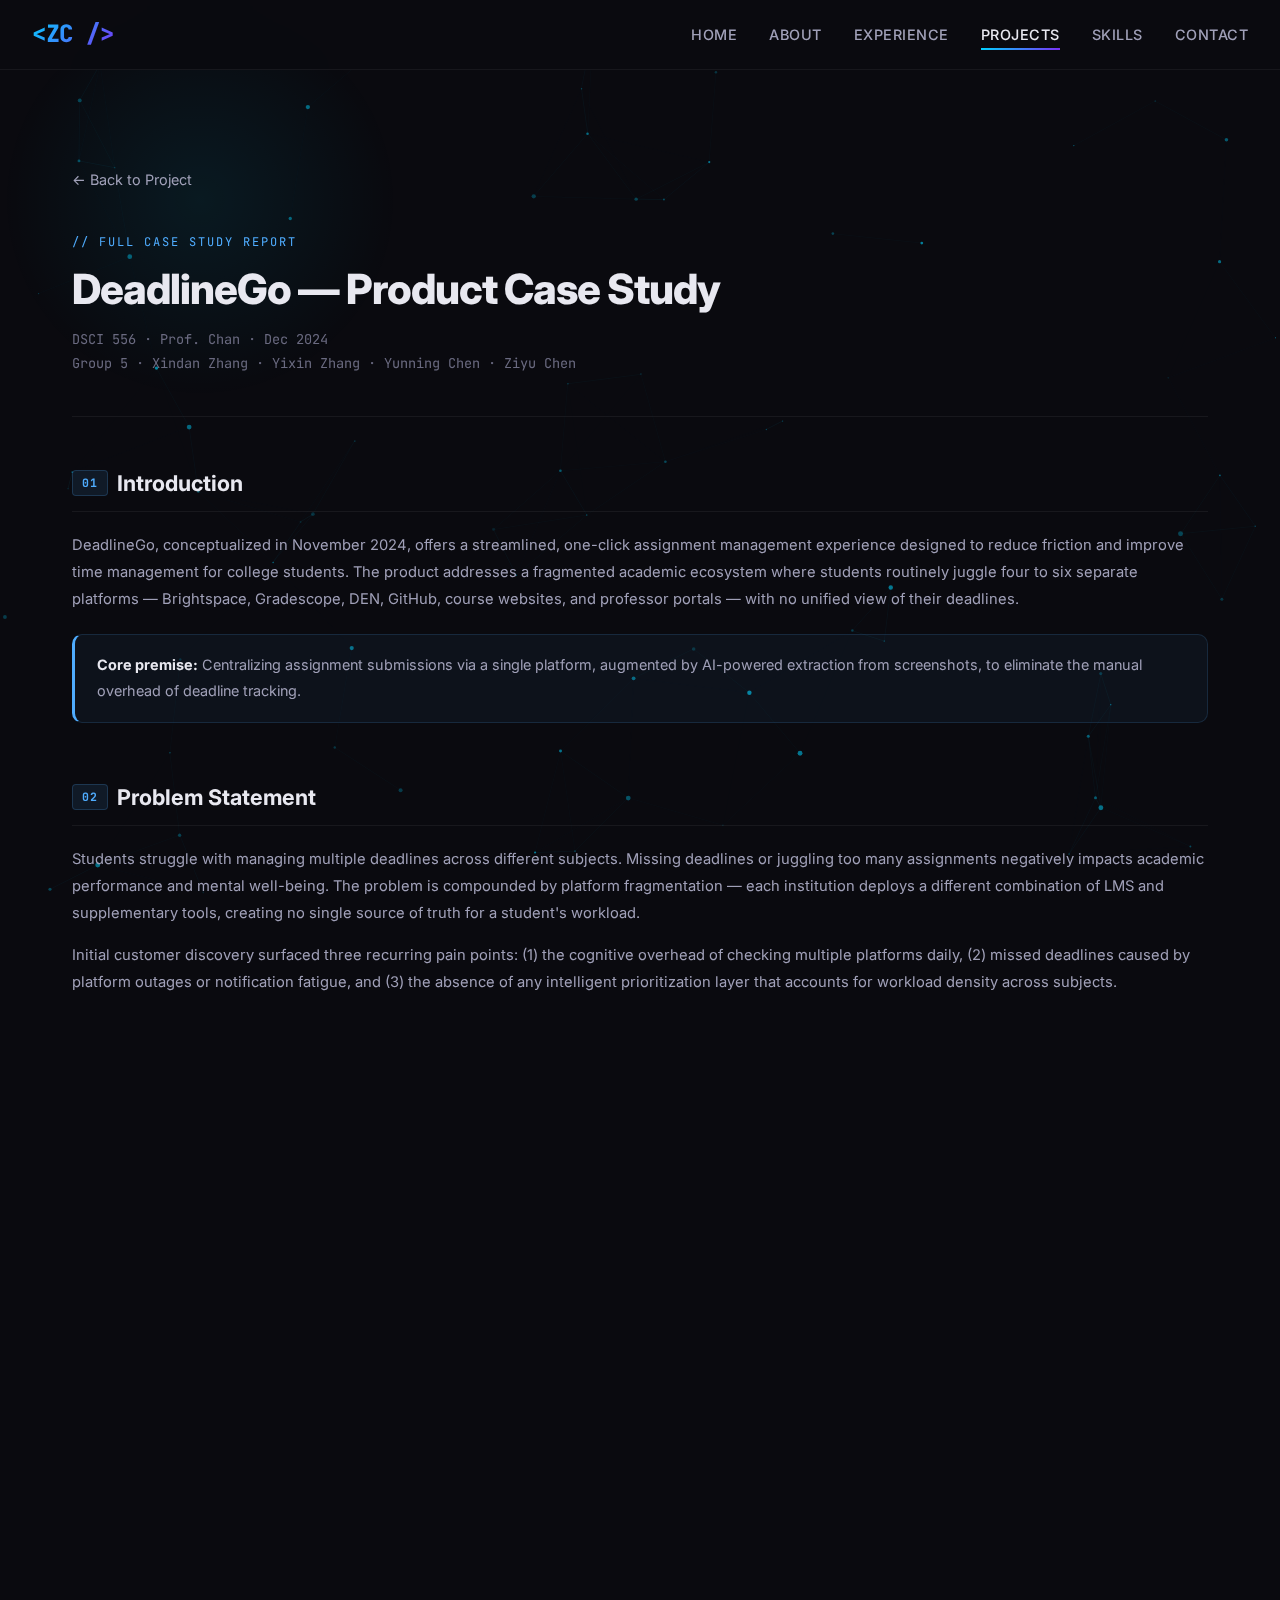
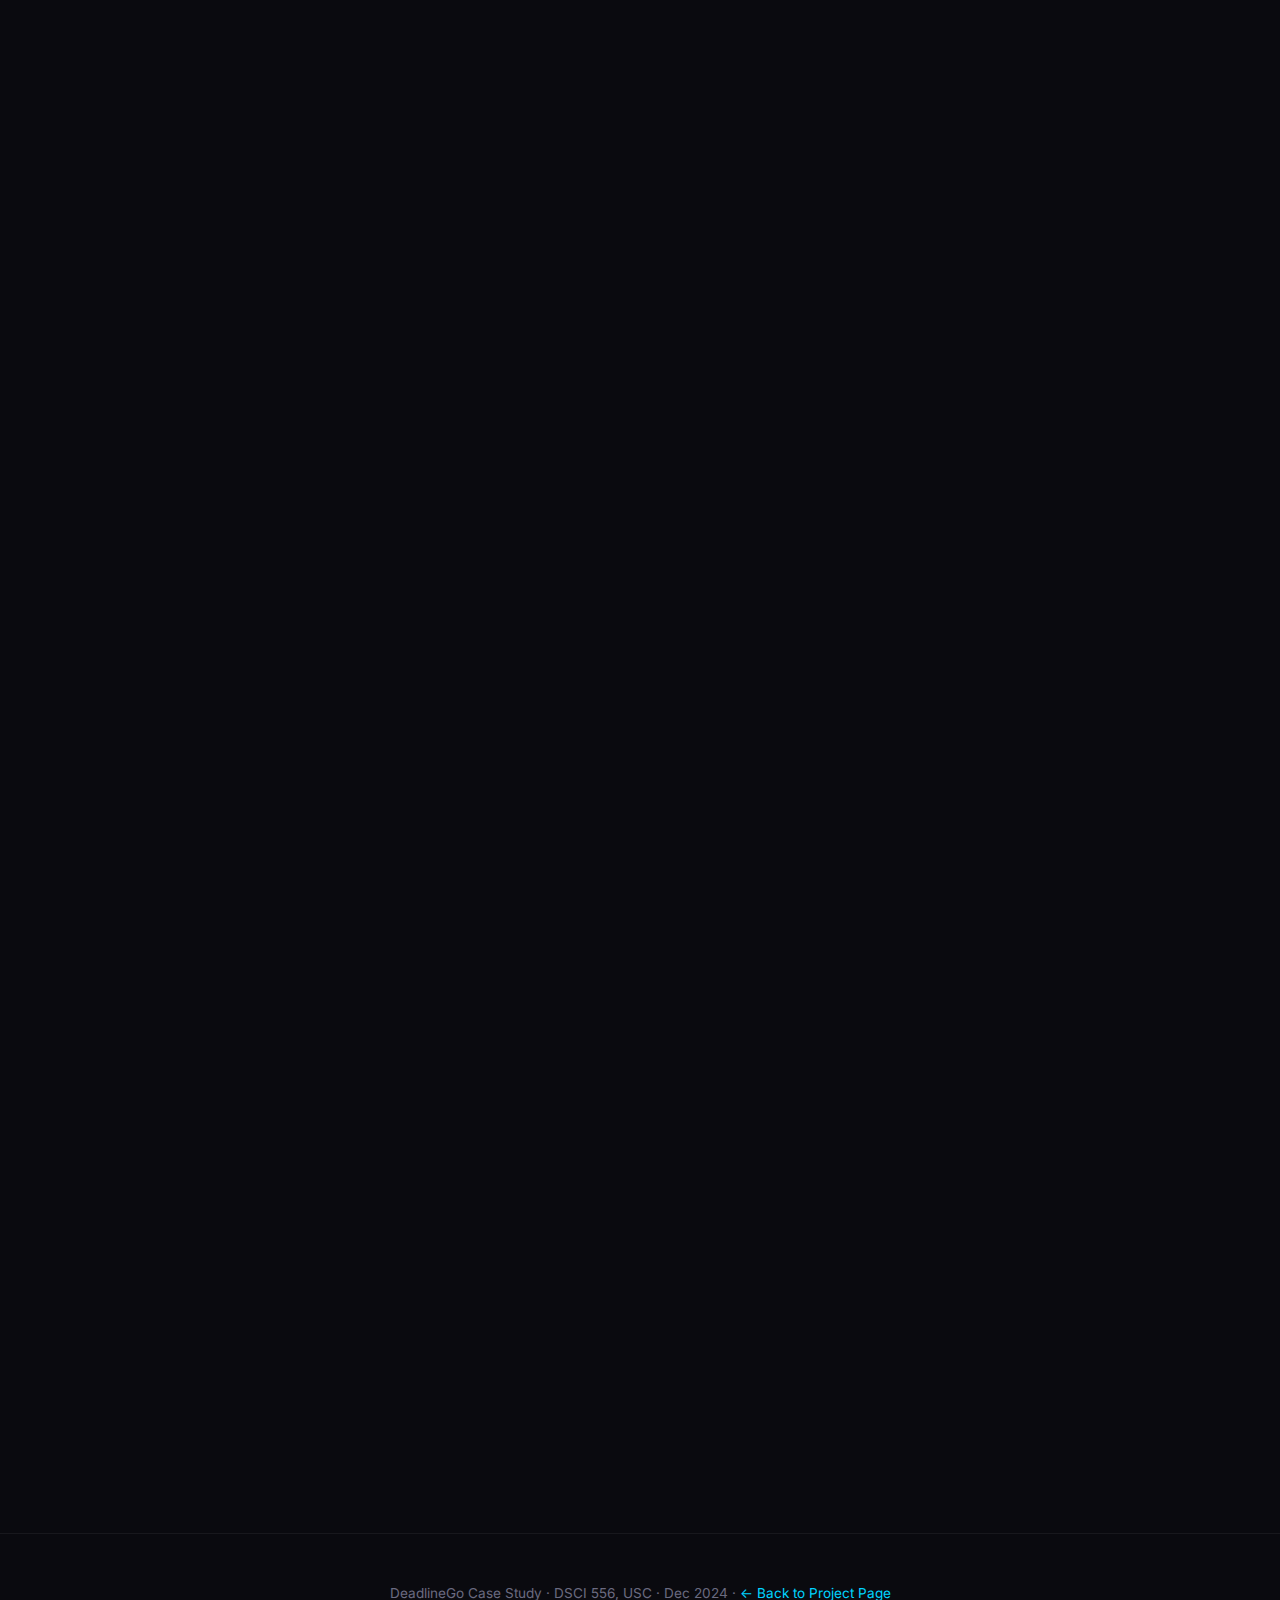
<file: projects/deadlinego-report.html>
<!DOCTYPE html>
<html lang="en">
<head>
  <meta charset="UTF-8">
  <meta name="viewport" content="width=device-width, initial-scale=1.0">
  <title>DeadlineGo Case Study — Full Report</title>
  <link href="https://fonts.googleapis.com/css2?family=Inter:wght@400;500;600;700;800&family=JetBrains+Mono:wght@400;500;700&display=swap" rel="stylesheet">
  <link rel="stylesheet" href="../css/style.css">
  <style>
    :root {
      --sky: #4facfe;
      --cyan: #00f2fe;
      --sky-grad: linear-gradient(135deg, #4facfe, #00f2fe);
    }

    .back-link {
      display: inline-flex; align-items: center; gap: 0.5rem;
      color: var(--text-secondary); font-size: 0.9rem;
      margin-bottom: 2.5rem; transition: var(--transition);
    }
    .back-link:hover { color: var(--sky); }

    /* ── Report hero ── */
    .report-hero {
      border-bottom: 1px solid var(--border);
      padding-bottom: 2.5rem; margin-bottom: 3rem;
    }
    .report-label {
      font-family: var(--font-mono); font-size: 0.75rem;
      color: var(--sky); letter-spacing: 2px;
      text-transform: uppercase; margin-bottom: 0.75rem;
    }
    .report-title {
      font-size: clamp(1.8rem, 4vw, 2.6rem); font-weight: 800;
      letter-spacing: -1px; line-height: 1.2; margin-bottom: 0.75rem;
    }
    .report-meta {
      color: var(--text-muted); font-size: 0.85rem;
      font-family: var(--font-mono); line-height: 1.8;
    }

    /* ── Section headings ── */
    .report-section { margin-bottom: 3.5rem; }
    .report-section h2 {
      font-size: 1.35rem; font-weight: 700;
      padding-bottom: 0.6rem; margin-bottom: 1.25rem;
      border-bottom: 1px solid var(--border);
      display: flex; align-items: center; gap: 0.6rem;
    }
    .report-section h2 .sec-num {
      font-family: var(--font-mono); font-size: 0.72rem;
      color: var(--sky); background: rgba(79,172,254,0.1);
      border: 1px solid rgba(79,172,254,0.2);
      padding: 0.15rem 0.55rem; border-radius: 4px; letter-spacing: 1px;
    }
    .report-section h3 {
      font-size: 1.05rem; font-weight: 700;
      color: var(--text-primary); margin: 1.5rem 0 0.6rem;
    }
    .report-section p {
      color: var(--text-secondary); font-size: 0.92rem;
      line-height: 1.85; margin-bottom: 0.9rem;
    }

    /* ── Callout / highlight card ── */
    .callout {
      background: rgba(79,172,254,0.05);
      border: 1px solid rgba(79,172,254,0.15);
      border-left: 3px solid var(--sky);
      border-radius: var(--radius-sm); padding: 1.1rem 1.4rem;
      margin: 1.25rem 0; color: var(--text-secondary); font-size: 0.9rem; line-height: 1.8;
    }
    .callout strong { color: var(--text-primary); }

    /* ── Two-column interview grid ── */
    .interview-grid { display: grid; grid-template-columns: repeat(auto-fit, minmax(260px, 1fr)); gap: 1rem; margin: 1rem 0 1.5rem; }
    .interview-card {
      background: var(--bg-card); border: 1px solid var(--border);
      border-radius: var(--radius-sm); padding: 1.2rem 1.3rem;
      transition: var(--transition);
    }
    .interview-card:hover { border-color: rgba(79,172,254,0.25); }
    .interview-name { font-weight: 700; font-size: 0.92rem; margin-bottom: 0.2rem; }
    .interview-role { font-family: var(--font-mono); font-size: 0.72rem; color: var(--sky); margin-bottom: 0.6rem; }
    .interview-detail { font-size: 0.83rem; color: var(--text-secondary); line-height: 1.65; }

    /* ── Competitor table ── */
    .comp-table { width: 100%; border-collapse: collapse; font-size: 0.87rem; margin: 1rem 0 1.5rem; }
    .comp-table th {
      text-align: left; padding: 0.6rem 1rem;
      font-family: var(--font-mono); font-size: 0.72rem; letter-spacing: 1px;
      text-transform: uppercase; color: var(--sky);
      border-bottom: 1px solid rgba(79,172,254,0.2);
    }
    .comp-table td {
      padding: 0.7rem 1rem; border-bottom: 1px solid var(--border);
      color: var(--text-secondary); vertical-align: top;
    }
    .comp-table tr:last-child td { border-bottom: none; }
    .comp-table tr:hover td { background: rgba(79,172,254,0.02); }
    .comp-type {
      font-size: 0.68rem; font-family: var(--font-mono);
      padding: 0.1rem 0.5rem; border-radius: 4px;
    }
    .comp-type.direct { background: rgba(79,172,254,0.12); color: var(--sky); border: 1px solid rgba(79,172,254,0.25); }
    .comp-type.indirect { background: rgba(255,255,255,0.05); color: var(--text-muted); border: 1px solid var(--border); }

    /* ── Feature list ── */
    .feature-list { list-style: none; margin: 0.5rem 0 1.5rem; }
    .feature-list li {
      display: flex; gap: 0.75rem; align-items: flex-start;
      padding: 0.55rem 0; border-bottom: 1px solid rgba(255,255,255,0.04);
      font-size: 0.9rem; color: var(--text-secondary); line-height: 1.65;
    }
    .feature-list li:last-child { border-bottom: none; }
    .feat-num {
      font-family: var(--font-mono); font-size: 0.72rem; color: var(--sky);
      font-weight: 700; min-width: 28px; padding-top: 0.1rem; flex-shrink: 0;
    }
    .feat-name { font-weight: 600; color: var(--text-primary); }

    /* ── Hypothesis table ── */
    .hyp-table { width: 100%; border-collapse: collapse; font-size: 0.87rem; margin: 1rem 0 1.5rem; }
    .hyp-table th {
      text-align: left; padding: 0.6rem 1rem;
      font-family: var(--font-mono); font-size: 0.72rem; letter-spacing: 1px;
      text-transform: uppercase; color: var(--sky);
      border-bottom: 1px solid rgba(79,172,254,0.2);
    }
    .hyp-table td {
      padding: 0.85rem 1rem; border-bottom: 1px solid var(--border);
      color: var(--text-secondary); vertical-align: top; line-height: 1.65;
    }
    .hyp-table tr:last-child td { border-bottom: none; }
    .hyp-table tr:hover td { background: rgba(79,172,254,0.02); }
    .verdict {
      font-size: 0.72rem; font-family: var(--font-mono); font-weight: 700;
      white-space: nowrap; padding: 0.15rem 0.55rem; border-radius: 4px;
    }
    .verdict.success { background: rgba(34,197,94,0.12); color: #22c55e; border: 1px solid rgba(34,197,94,0.25); }
    .verdict.revised { background: rgba(251,191,36,0.12); color: #fbbf24; border: 1px solid rgba(251,191,36,0.25); }

    /* ── Prototype screens ── */
    .screens-list { columns: 2; gap: 1rem; margin: 0.5rem 0 1.5rem; list-style: none; }
    .screens-list li {
      font-size: 0.87rem; color: var(--text-secondary);
      padding: 0.3rem 0; display: flex; gap: 0.5rem; break-inside: avoid;
    }
    .screens-list li span { color: var(--sky); font-family: var(--font-mono); font-size: 0.72rem; font-weight: 700; flex-shrink: 0; }

    /* ── Next steps ── */
    .next-grid { display: grid; grid-template-columns: repeat(auto-fit, minmax(220px, 1fr)); gap: 1rem; margin: 1rem 0; }
    .next-card {
      background: var(--bg-card); border: 1px solid var(--border);
      border-radius: var(--radius-sm); padding: 1.1rem 1.3rem;
      border-top: 2px solid var(--sky);
    }
    .next-num { font-family: var(--font-mono); font-size: 0.7rem; color: var(--sky); margin-bottom: 0.4rem; }
    .next-title { font-size: 0.9rem; font-weight: 700; margin-bottom: 0.35rem; }
    .next-desc { font-size: 0.82rem; color: var(--text-secondary); line-height: 1.6; }

    /* ── Business model ── */
    .bmc-grid { display: grid; grid-template-columns: repeat(auto-fit, minmax(200px, 1fr)); gap: 1rem; margin: 1rem 0; }
    .bmc-card {
      background: var(--bg-card); border: 1px solid var(--border);
      border-radius: var(--radius-sm); padding: 1rem 1.2rem;
    }
    .bmc-label { font-family: var(--font-mono); font-size: 0.7rem; color: var(--sky); text-transform: uppercase; letter-spacing: 1px; margin-bottom: 0.4rem; }
    .bmc-content { font-size: 0.83rem; color: var(--text-secondary); line-height: 1.65; }

    /* ── Report figures ── */
    .report-figure { margin: 1.75rem 0 2rem; }
    .report-figure img {
      width: 100%; border-radius: 10px;
      border: 1px solid var(--border);
      box-shadow: 0 4px 24px rgba(0,0,0,0.35);
      display: block;
    }
    .report-figure figcaption {
      text-align: center; font-size: 0.76rem;
      color: var(--text-muted); font-family: var(--font-mono);
      margin-top: 0.65rem; font-style: italic; letter-spacing: 0.3px;
    }
    .figure-row { display: grid; grid-template-columns: 1fr 1fr; gap: 1.25rem; margin: 1.75rem 0 2rem; }
    .figure-row .report-figure { margin: 0; }

    @media (max-width: 768px) {
      .interview-grid { grid-template-columns: 1fr; }
      .next-grid { grid-template-columns: 1fr; }
      .bmc-grid { grid-template-columns: 1fr; }
      .screens-list { columns: 1; }
      .figure-row { grid-template-columns: 1fr; }
    }
  </style>
</head>
<body>
  <canvas id="particles-canvas"></canvas>
  <div class="glow-orb"></div>

  <nav class="navbar">
    <a href="../index.html" class="nav-logo"><span>&lt;ZC /&gt;</span></a>
    <ul class="nav-links">
      <li><a href="../index.html">Home</a></li>
      <li><a href="../about.html">About</a></li>
      <li><a href="../experience.html">Experience</a></li>
      <li><a href="../projects.html" class="active">Projects</a></li>
      <li><a href="../skills.html">Skills</a></li>
      <li><a href="../contact.html">Contact</a></li>
    </ul>
    <div class="hamburger"><span></span><span></span><span></span></div>
  </nav>

  <div class="main-content">
    <section class="section">

      <a href="multimodal-task.html" class="back-link">← Back to Project</a>

      <!-- ── Report Hero ── -->
      <div class="report-hero animate-on-scroll">
        <div class="report-label">// Full Case Study Report</div>
        <h1 class="report-title">DeadlineGo — Product Case Study</h1>
        <div class="report-meta">
          DSCI 556 · Prof. Chan · Dec 2024<br>
          Group 5 · Xindan Zhang · Yixin Zhang · Yunning Chen · Ziyu Chen
        </div>
      </div>

      <!-- ── 1. Introduction ── -->
      <div class="report-section animate-on-scroll">
        <h2><span class="sec-num">01</span> Introduction</h2>
        <p>
          DeadlineGo, conceptualized in November 2024, offers a streamlined, one-click assignment management experience designed to reduce friction and improve time management for college students. The product addresses a fragmented academic ecosystem where students routinely juggle four to six separate platforms — Brightspace, Gradescope, DEN, GitHub, course websites, and professor portals — with no unified view of their deadlines.
        </p>
        <div class="callout">
          <strong>Core premise:</strong> Centralizing assignment submissions via a single platform, augmented by AI-powered extraction from screenshots, to eliminate the manual overhead of deadline tracking.
        </div>
      </div>

      <!-- ── 2. Problem Statement ── -->
      <div class="report-section animate-on-scroll">
        <h2><span class="sec-num">02</span> Problem Statement</h2>
        <p>
          Students struggle with managing multiple deadlines across different subjects. Missing deadlines or juggling too many assignments negatively impacts academic performance and mental well-being. The problem is compounded by platform fragmentation — each institution deploys a different combination of LMS and supplementary tools, creating no single source of truth for a student's workload.
        </p>
        <p>
          Initial customer discovery surfaced three recurring pain points: (1) the cognitive overhead of checking multiple platforms daily, (2) missed deadlines caused by platform outages or notification fatigue, and (3) the absence of any intelligent prioritization layer that accounts for workload density across subjects.
        </p>
      </div>

      <!-- ── 3. Customer Discovery ── -->
      <div class="report-section animate-on-scroll">
        <h2><span class="sec-num">03</span> Customer Discovery &amp; Validation</h2>
        <p>
          Three in-depth discovery interviews were conducted with USC students spanning different majors, course loads, and time management habits. Key themes were synthesized via an empathy map covering what students think, feel, say, and do around deadline management.
        </p>

        <div class="interview-grid">
          <div class="interview-card">
            <div class="interview-name">Anay Limaye</div>
            <div class="interview-role">Bioengineering · 3rd Year · 6 courses</div>
            <div class="interview-detail">Works in the dining hall. Checks schedule 10+ times per week. Struggles with DEN, Brightspace, Gradescope, GitHub, and professor websites simultaneously. Has missed deadlines due to platform outages.</div>
          </div>
          <div class="interview-card">
            <div class="interview-name">Sabrina Fong</div>
            <div class="interview-role">Biomedical Engineering · 3rd Year · 6 courses</div>
            <div class="interview-detail">Checks platforms 1–4 times per week. Manually consolidates tasks into personal to-do lists — a workaround that is effective but time-consuming and error-prone.</div>
          </div>
          <div class="interview-card">
            <div class="interview-name">Participant 3</div>
            <div class="interview-role">Applied Mathematics · 2nd Year · 4 courses</div>
            <div class="interview-detail">Runs a startup 20+ hours per week alongside coursework. Uses Apple Reminders. Misses deadlines every 2–3 months despite being generally strong at time management.</div>
          </div>
        </div>

        <div class="callout">
          <strong>Key finding:</strong> All three participants occasionally miss deadlines, and all currently use manual or fragmented workarounds. This validated the need for a centralized, automated solution — and confirmed willingness to adopt a dedicated tool.
        </div>

        <figure class="report-figure">
          <img src="../pics/deadlinego/image1.png" alt="Empathy Map">
          <figcaption>Figure 1 — Empathy Map: synthesis of customer discovery across Think &amp; Feel, Gains, Pains, Say, Do, and See dimensions</figcaption>
        </figure>

        <figure class="report-figure">
          <img src="../pics/deadlinego/image2.png" alt="User Persona — Amanda">
          <figcaption>Figure 2 — Provisional Persona: Amanda, an undergraduate student balancing multiple classes and a part-time job</figcaption>
        </figure>
      </div>

      <!-- ── 4. Competitive Analysis ── -->
      <div class="report-section animate-on-scroll">
        <h2><span class="sec-num">04</span> Competitive Research &amp; Analysis</h2>
        <p>
          Twelve competitors were benchmarked across direct and indirect categories. The analysis revealed that while general productivity tools are abundant, none are specifically tailored to the academic deadline management use case with AI-assisted import.
        </p>

        <table class="comp-table">
          <thead>
            <tr>
              <th>Type</th>
              <th>Products</th>
              <th>Gap</th>
            </tr>
          </thead>
          <tbody>
            <tr>
              <td><span class="comp-type direct">Direct</span></td>
              <td>Todoist, iPhone Reminders, Google Calendar, Motion, Sunsama, Notion</td>
              <td>No academic-specific tracking; no AI screenshot import; no submission link management</td>
            </tr>
            <tr>
              <td><span class="comp-type indirect">Indirect</span></td>
              <td>Physical Calendar, ClickUp, Trello, Square Go, D2L Brightspace Pulse, Airtable</td>
              <td>Either too generic or too narrowly scoped to one institution's LMS</td>
            </tr>
          </tbody>
        </table>

        <p>
          Google Calendar and iPhone Reminders dominate daily usage among students but lack academic-specific deadline tracking. This leaves a significant gap for a dedicated student productivity tool with AI capabilities.
        </p>
        <div class="callout">
          <strong>Strategic opportunity:</strong> Enhanced AI task automation and academic collaboration — deployed under a freemium model with premium AI and collaboration features as the monetization layer.
        </div>
      </div>

      <!-- ── 5. Feature Definition ── -->
      <div class="report-section animate-on-scroll">
        <h2><span class="sec-num">05</span> Feature Definition</h2>
        <p>Eight core features were defined through synthesis of interview insights, competitive gaps, and design iteration. Features are ranked by strategic priority.</p>

        <ul class="feature-list">
          <li>
            <span class="feat-num">F1 ★</span>
            <div><span class="feat-name">Automatic Information Retrieval from Screenshot</span> — One-click VLM-powered extraction of task name, course, due date, and submission URL from any assignment screenshot. Identified as the product's "secret recipe."</div>
          </li>
          <li>
            <span class="feat-num">F2</span>
            <div><span class="feat-name">Customizable Notifications</span> — Per-task deadline reminders with configurable schedules and a notification archive for historical reference.</div>
          </li>
          <li>
            <span class="feat-num">F3</span>
            <div><span class="feat-name">Smart Evaluation &amp; Recommendation (AI Chatbot)</span> — Conversational LLM interface for workload prioritization, study time suggestions, and weekly learning pattern summaries.</div>
          </li>
          <li>
            <span class="feat-num">F4</span>
            <div><span class="feat-name">List View with Custom Ranking &amp; Grouping</span> — Sortable, filterable task list with user-defined grouping criteria (by course, due date, priority).</div>
          </li>
          <li>
            <span class="feat-num">F5</span>
            <div><span class="feat-name">Calendar View for Due Dates</span> — Visual calendar mapping all deadlines across courses for at-a-glance workload awareness.</div>
          </li>
          <li>
            <span class="feat-num">F6</span>
            <div><span class="feat-name">Manual Details Modification</span> — Editable fields for all AI-extracted metadata, enabling user correction and customization.</div>
          </li>
          <li>
            <span class="feat-num">F7 ★</span>
            <div><span class="feat-name">Link to Submission Page</span> — Auto-extracted direct link to the assignment submission page, enabling one-click submission navigation.</div>
          </li>
          <li>
            <span class="feat-num">F8</span>
            <div><span class="feat-name">Progress Tracking</span> — Percentage-based completion notation per task. Milestones award coins redeemable for UI themes (dark, forest, ocean), gamifying on-time submission behavior.</div>
          </li>
        </ul>
      </div>

      <!-- ── 6. Design Iterations ── -->
      <div class="report-section animate-on-scroll">
        <h2><span class="sec-num">06</span> Design Iterations &amp; Prototype</h2>
        <p>
          An interactive Figma prototype was developed from scratch across 15 screens, covering the complete task lifecycle from initial import through submission and progress review. The prototype underwent two major iterations: the initial version following feature definition, and a revised version incorporating changes from user research findings.
        </p>

        <h3>User Journey Storyboards</h3>
        <p>Two scenarios were storyboarded to map the full emotional arc of a user — from discovering the problem through achieving a successful submission.</p>

        <figure class="report-figure">
          <img src="../pics/deadlinego/image15.png" alt="User Journey Storyboard — Scenario 1">
          <figcaption>Figure 3 — Scenario 1: A new user discovers DeadlineGo, syncs assignments from school platforms, uses AI prioritization, and submits on time</figcaption>
        </figure>

        <figure class="report-figure">
          <img src="../pics/deadlinego/image16.png" alt="User Journey Storyboard — Scenario 2">
          <figcaption>Figure 4 — Scenario 2: An existing user receives a changed deadline via email, updates it in the app, and AI reminders keep them accountable until submission</figcaption>
        </figure>

        <div class="figure-row">
          <figure class="report-figure">
            <img src="../pics/deadlinego/image17.png" alt="Hand-drawn storyboard — Scenario 1">
            <figcaption>Figure 5 — Hand-drawn storyboard: professor announces assignment → user screenshots it → DeadlineGo auto-creates a task → user submits on time</figcaption>
          </figure>
          <figure class="report-figure">
            <img src="../pics/deadlinego/image18.png" alt="Hand-drawn storyboard — Scenario 2">
            <figcaption>Figure 6 — Hand-drawn storyboard: deadline is changed → user updates in app → AI nudges user to start early → submission confirmed</figcaption>
          </figure>
        </div>

        <h3>15-Screen Prototype</h3>
        <ul class="screens-list">
          <li><span>01</span> List View &amp; Homepage</li>
          <li><span>02</span> Calendar View</li>
          <li><span>03</span> Task Detail View</li>
          <li><span>04</span> Task Detail Editing</li>
          <li><span>05</span> Task Notes</li>
          <li><span>06</span> Task Progress</li>
          <li><span>07</span> Progress — Adding Notes</li>
          <li><span>08</span> Task Submission</li>
          <li><span>09</span> Submission Congratulations</li>
          <li><span>10</span> Settings — Login Page</li>
          <li><span>11</span> Settings — Theme Page</li>
          <li><span>12</span> Settings — Billing Page</li>
          <li><span>13</span> Notification Archive</li>
          <li><span>14</span> AI Chatbot</li>
          <li><span>15</span> Weekly Summary</li>
        </ul>

        <div class="callout">
          Settings — Theme Page features three purchasable themes (dark, forest, ocean) unlocked with coins earned from on-time task submissions. Settings — Billing offers free, pro, and yearly subscription tiers.
        </div>

        <div style="margin-top:1.25rem;">
          <a href="https://www.figma.com/proto/IuXEnZierzhcDWoapLbjzk/INTERACTIVE-PROTOTYPE?node-id=115-4&node-type=frame&t=N0tGibly8VksOROP-1&scaling=min-zoom&content-scaling=fixed&page-id=0%3A1&starting-point-node-id=115%3A4"
             target="_blank" rel="noopener noreferrer" class="btn btn-primary"
             style="display:inline-flex;">🎨 Open Interactive Prototype →</a>
        </div>
      </div>

      <!-- ── 7. User Research ── -->
      <div class="report-section animate-on-scroll">
        <h2><span class="sec-num">07</span> User Research Study</h2>
        <p>
          A formal usability study was conducted with 8 participants to validate the product's core hypotheses. Two scenario walkthroughs were tested: a new user discovering the app and completing a full assignment import cycle, and an existing user managing a changed deadline with AI reminders.
        </p>

        <table class="hyp-table">
          <thead>
            <tr>
              <th>Hypothesis</th>
              <th>Focus</th>
              <th>Finding</th>
              <th>Verdict</th>
            </tr>
          </thead>
          <tbody>
            <tr>
              <td style="font-family:var(--font-mono);color:var(--sky);font-size:0.78rem;white-space:nowrap;">H1</td>
              <td style="font-weight:600;color:var(--text-primary);">Value Proposition</td>
              <td>Strong interest in centralized task management. Exceeded the 70% interest threshold across all participants.</td>
              <td><span class="verdict success">✓ SUCCESS</span></td>
            </tr>
            <tr>
              <td style="font-family:var(--font-mono);color:var(--sky);font-size:0.78rem;white-space:nowrap;">H2</td>
              <td style="font-weight:600;color:var(--text-primary);">Business Model</td>
              <td>Minimal interest in paid subscription; users prefer free + ads. Pivoted to freemium with premium AI features behind paywall.</td>
              <td><span class="verdict revised">↻ REVISED</span></td>
            </tr>
            <tr>
              <td style="font-family:var(--font-mono);color:var(--sky);font-size:0.78rem;white-space:nowrap;">H3</td>
              <td style="font-weight:600;color:var(--text-primary);">One-Click Entry</td>
              <td>Overwhelming support. Designated the product's "secret recipe." No direct competitor offers this for academic deadlines.</td>
              <td><span class="verdict success">★ HIGH PRI</span></td>
            </tr>
            <tr>
              <td style="font-family:var(--font-mono);color:var(--sky);font-size:0.78rem;white-space:nowrap;">H4</td>
              <td style="font-weight:600;color:var(--text-primary);">AI Time Estimation</td>
              <td>Mixed feedback; users skeptical of AI accuracy. Rebranded as interactive AI Chatbot, emphasizing conversation over automated prediction.</td>
              <td><span class="verdict revised">↻ REBRANDED</span></td>
            </tr>
            <tr>
              <td style="font-family:var(--font-mono);color:var(--sky);font-size:0.78rem;white-space:nowrap;">H5</td>
              <td style="font-weight:600;color:var(--text-primary);">Submission Link</td>
              <td>High interest. Promoted to a prominently showcased feature in all demo sessions due to strong positive reception.</td>
              <td><span class="verdict success">✓ SUCCESS</span></td>
            </tr>
          </tbody>
        </table>
      </div>

      <!-- ── 8. Post-Research Design Updates ── -->
      <div class="report-section animate-on-scroll">
        <h2><span class="sec-num">08</span> Post-Research Design Iteration</h2>
        <p>Following the user research study, several targeted design changes were implemented to address the findings:</p>
        <ul class="feature-list">
          <li><span class="feat-num">→</span><div>Standardized interface color scheme across all screens for visual consistency</div></li>
          <li><span class="feat-num">→</span><div>Added a dedicated notes section to the task editing flow</div></li>
          <li><span class="feat-num">→</span><div>Introduced monthly and annual subscription plan options on the billing screen</div></li>
          <li><span class="feat-num">→</span><div>Added AI-powered link-to-summary feature — converts a submission URL into a task summary</div></li>
          <li><span class="feat-num">→</span><div>Introduced weekly reports with AI-generated learning pattern analysis as a premium feature</div></li>
          <li><span class="feat-num">→</span><div>Added deeper knowledge gap analysis as a premium AI capability to justify the paid tier</div></li>
        </ul>
      </div>

      <!-- ── 9. Business Model ── -->
      <div class="report-section animate-on-scroll">
        <h2><span class="sec-num">09</span> Business Model</h2>
        <p>The business model evolved from a direct subscription model to a freemium structure following user research, which revealed strong price sensitivity among the student demographic.</p>

        <div class="bmc-grid">
          <div class="bmc-card">
            <div class="bmc-label">Customer Segments</div>
            <div class="bmc-content">Undergraduate students managing deadlines across multiple academic platforms simultaneously</div>
          </div>
          <div class="bmc-card">
            <div class="bmc-label">Value Proposition</div>
            <div class="bmc-content">One-click screenshot import · centralized deadline view · AI prioritization · direct submission links</div>
          </div>
          <div class="bmc-card">
            <div class="bmc-label">Revenue Streams</div>
            <div class="bmc-content">Free tier (ads) + Premium tier (deeper AI analysis, weekly learning reports, knowledge gap identification)</div>
          </div>
          <div class="bmc-card">
            <div class="bmc-label">Key Partners</div>
            <div class="bmc-content">Educational institutions · LMS providers · AI API providers · Student community organizations</div>
          </div>
          <div class="bmc-card">
            <div class="bmc-label">Unfair Advantage</div>
            <div class="bmc-content">Academic-specific AI import pipeline — no direct competitor offers VLM-powered screenshot-to-task conversion for students</div>
          </div>
          <div class="bmc-card">
            <div class="bmc-label">Channels</div>
            <div class="bmc-content">Academic institution partnerships · student community outreach · peer referral · app store distribution</div>
          </div>
        </div>

        <div class="figure-row">
          <figure class="report-figure">
            <img src="../pics/deadlinego/image34.png" alt="Business Model Canvas">
            <figcaption>Figure 7 — Business Model Canvas: key partners, activities, resources, value propositions, customer relationships, channels, segments, cost structure, and revenue streams</figcaption>
          </figure>
          <figure class="report-figure">
            <img src="../pics/deadlinego/image35.png" alt="Lean Canvas">
            <figcaption>Figure 8 — Lean Canvas: problem, solution, unique value proposition, unfair advantage, customer segments, key metrics, channels, cost structure, and revenue streams</figcaption>
          </figure>
        </div>
      </div>

      <!-- ── 10. Reflection & Next Steps ── -->
      <div class="report-section animate-on-scroll">
        <h2><span class="sec-num">10</span> Reflection &amp; Next Steps</h2>
        <p>
          User research confirmed strong product-market fit for the core import and submission link features, while surfacing a critical insight: students are skeptical of opaque AI outputs. The AI chatbot pivot — from deterministic time estimator to conversational interface — directly addressed this concern and improved perceived trustworthiness.
        </p>
        <p>
          Key positive feedback centered on the task import feature and the submission link feature. The primary concern raised was around AI accuracy, which was addressed through the chatbot rebranding and emphasis on interactivity over automation.
        </p>

        <div class="next-grid">
          <div class="next-card">
            <div class="next-num">Next Step 01</div>
            <div class="next-title">Develop &amp; Validate AI Features</div>
            <div class="next-desc">Build trust in AI capabilities through transparent confidence indicators, editable suggestions, and iterative improvement based on user correction data.</div>
          </div>
          <div class="next-card">
            <div class="next-num">Next Step 02</div>
            <div class="next-title">Enhance Collaboration Tools</div>
            <div class="next-desc">Develop shared task views and group assignment tracking to address the collaboration gap identified in competitive analysis.</div>
          </div>
          <div class="next-card">
            <div class="next-num">Next Step 03</div>
            <div class="next-title">Optimize UI for Seamlessness</div>
            <div class="next-desc">Reduce friction in the import-to-task flow, streamline notification configuration, and polish the mobile-first experience.</div>
          </div>
          <div class="next-card">
            <div class="next-num">Next Step 04</div>
            <div class="next-title">Institution &amp; Community Outreach</div>
            <div class="next-desc">Partner with academic institutions for LMS integration and expand reach through student organization networks and peer referral programs.</div>
          </div>
        </div>
      </div>

    </section>
  </div>

  <footer style="text-align:center;padding:3rem 2rem;color:var(--text-muted);font-size:0.85rem;border-top:1px solid var(--border);margin-top:4rem;">
    <p>DeadlineGo Case Study · DSCI 556, USC · Dec 2024 ·
      <a href="multimodal-task.html" style="color:var(--accent);">← Back to Project Page</a>
    </p>
  </footer>

  <script src="../js/main.js"></script>
</body>
</html>
</file>
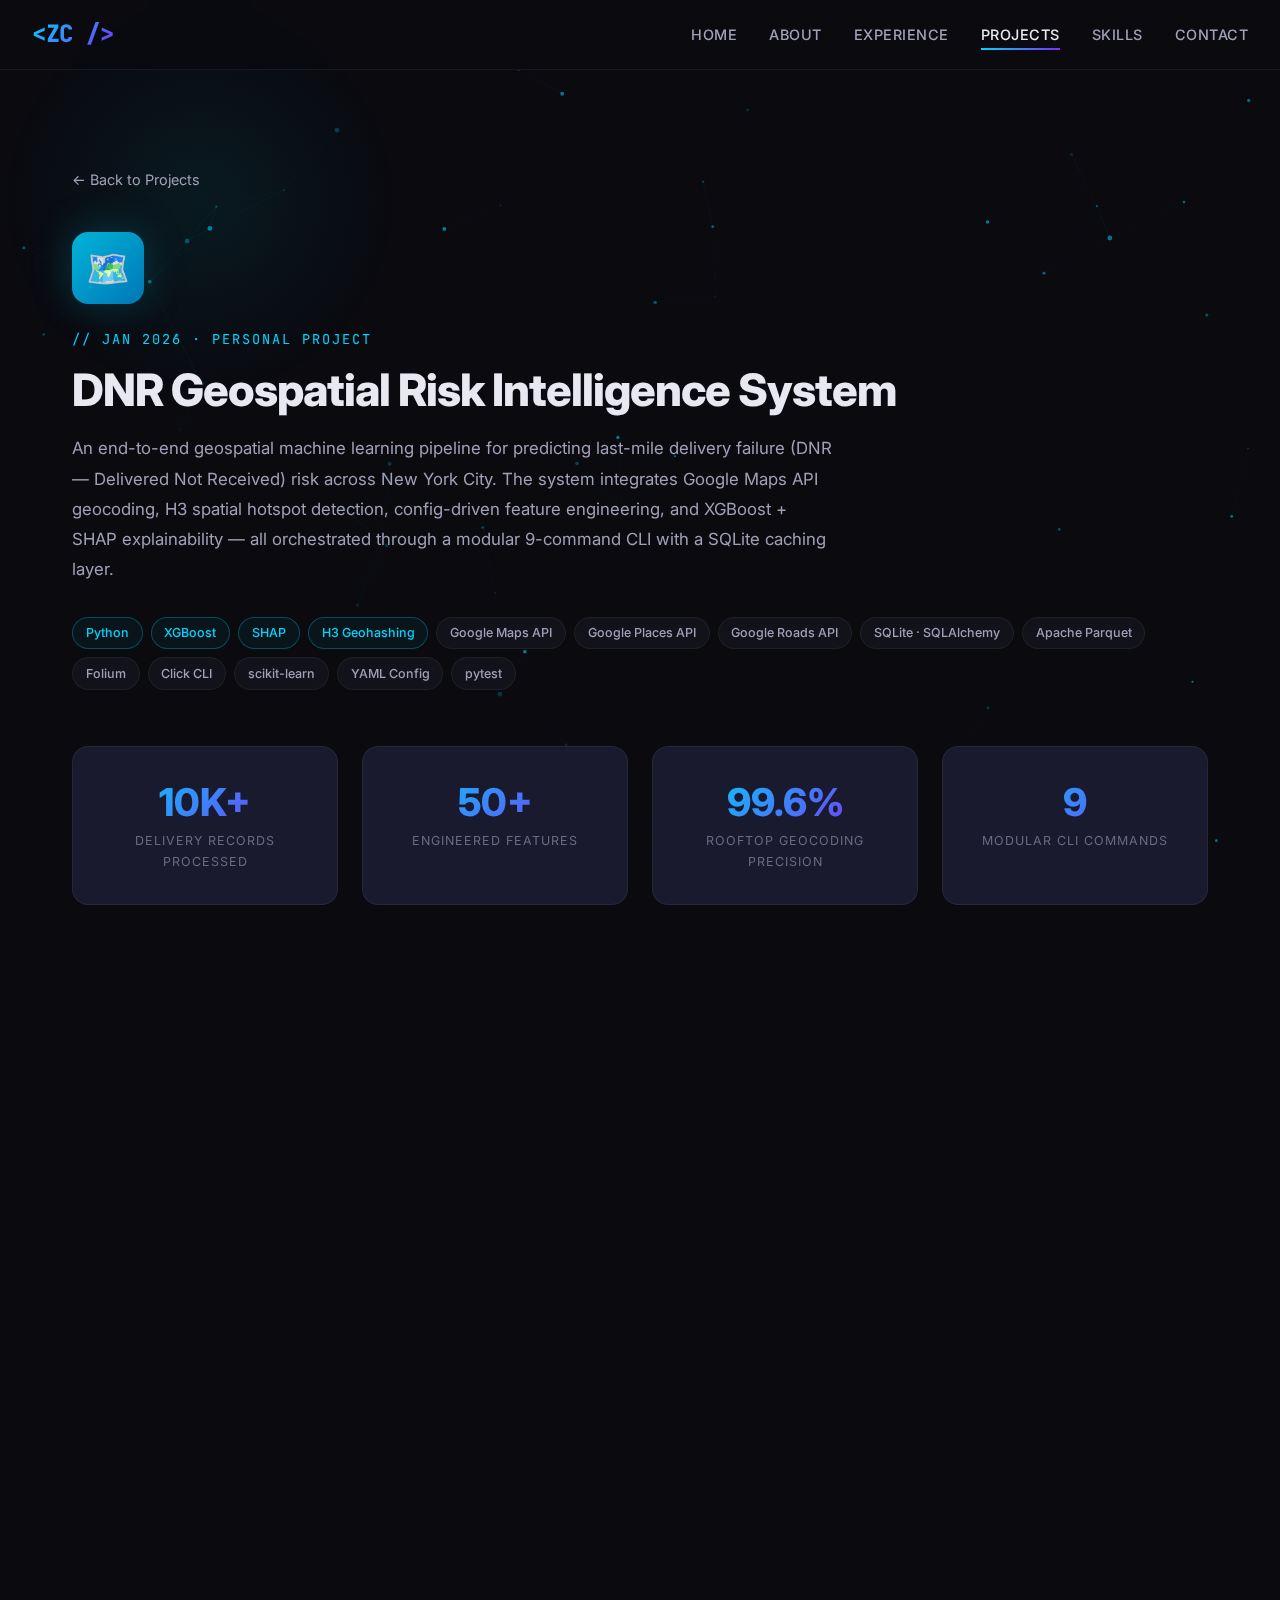
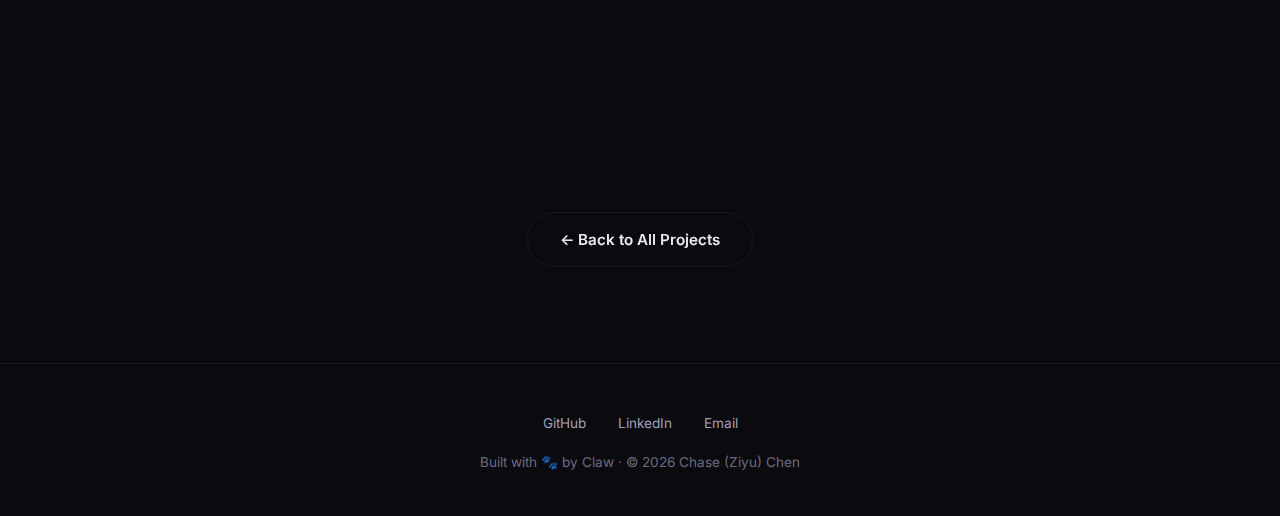
<file: projects/dnr.html>
<!DOCTYPE html>
<html lang="en">
<head>
  <meta charset="UTF-8">
  <meta name="viewport" content="width=device-width, initial-scale=1.0">
  <title>DNR Geo-Risk System — Chase (Ziyu) Chen</title>
  <link href="https://fonts.googleapis.com/css2?family=Inter:wght@400;500;600;700;800&family=JetBrains+Mono:wght@400;500;700&display=swap" rel="stylesheet">
  <link rel="stylesheet" href="../css/style.css">
  <style>
    .back-link {
      display: inline-flex; align-items: center; gap: 0.5rem;
      color: var(--text-secondary); font-size: 0.9rem;
      margin-bottom: 2.5rem; transition: var(--transition);
    }
    .back-link:hover { color: var(--accent); }

    .project-hero-icon {
      width: 72px; height: 72px; border-radius: 16px;
      background: linear-gradient(135deg,#00b4d8,#0077b6);
      display: flex; align-items: center; justify-content: center;
      font-size: 2.2rem; margin-bottom: 1.5rem;
      box-shadow: 0 0 40px rgba(0,180,216,0.25);
    }

    .project-hero-title {
      font-size: clamp(1.8rem, 4vw, 2.8rem); font-weight: 800;
      letter-spacing: -1px; margin-bottom: 1rem; line-height: 1.2;
    }

    .project-hero-desc {
      color: var(--text-secondary); font-size: 1.05rem;
      max-width: 760px; line-height: 1.8; margin-bottom: 2rem;
    }

    /* Metrics */
    .metric-card { text-align: center; }
    .metric-val {
      font-size: 2.4rem; font-weight: 800;
      background: var(--accent-gradient);
      -webkit-background-clip: text; -webkit-text-fill-color: transparent;
      background-clip: text; line-height: 1.2;
    }
    .metric-label {
      color: var(--text-muted); font-size: 0.78rem;
      text-transform: uppercase; letter-spacing: 1px; margin-top: 0.3rem;
    }

    /* Pipeline */
    .pipeline-phase {
      background: rgba(0,212,255,0.04);
      border: 1px solid rgba(0,212,255,0.12);
      border-radius: var(--radius); padding: 1.5rem 1.5rem 0.5rem;
      margin-bottom: 2rem;
    }
    .pipeline-phase.phase2 {
      background: rgba(123,47,247,0.04);
      border-color: rgba(123,47,247,0.12);
    }
    .phase-label {
      font-family: var(--font-mono); font-size: 0.78rem;
      color: var(--accent); letter-spacing: 2px;
      text-transform: uppercase; margin-bottom: 1.2rem;
      display: flex; align-items: center; gap: 0.6rem;
    }
    .phase-label.phase2 { color: var(--accent2); }

    .pipeline-step {
      display: flex; gap: 1rem; align-items: flex-start;
      padding: 1rem 1.2rem; border-radius: var(--radius-sm);
      background: var(--bg-card); border: 1px solid var(--border);
      margin-bottom: 0.8rem; transition: var(--transition);
    }
    .pipeline-step:hover { border-color: rgba(0,212,255,0.2); }
    .step-num {
      font-family: var(--font-mono); color: var(--accent);
      font-size: 0.78rem; font-weight: 700; min-width: 50px; padding-top: 0.1rem;
    }
    .step-body h4 { font-size: 0.95rem; font-weight: 600; margin-bottom: 0.25rem; }
    .step-body p { font-size: 0.85rem; color: var(--text-secondary); line-height: 1.6; }
    .step-body .step-tags { display: flex; flex-wrap: wrap; gap: 0.4rem; margin-top: 0.5rem; }
    .step-body .step-tag {
      font-family: var(--font-mono); font-size: 0.72rem;
      color: var(--text-muted); background: var(--bg-secondary);
      padding: 0.15rem 0.6rem; border-radius: 50px; border: 1px solid var(--border);
    }

    /* Feature Score Cards */
    .score-grid { display: grid; grid-template-columns: repeat(auto-fit, minmax(220px, 1fr)); gap: 1rem; margin-bottom: 3rem; }
    .score-card {
      background: var(--bg-card); border: 1px solid var(--border);
      border-radius: var(--radius-sm); padding: 1.2rem 1.4rem;
    }
    .score-card-name { font-size: 0.85rem; font-weight: 600; margin-bottom: 0.3rem; }
    .score-card-desc { font-size: 0.78rem; color: var(--text-muted); line-height: 1.5; }
    .score-range {
      font-family: var(--font-mono); font-size: 0.75rem;
      color: var(--accent); margin-top: 0.5rem;
    }

    /* Tech Table */
    .tech-table { width: 100%; border-collapse: collapse; font-size: 0.88rem; }
    .tech-table td {
      padding: 0.85rem 1rem; border-bottom: 1px solid var(--border);
      color: var(--text-secondary); vertical-align: top;
    }
    .tech-table td:first-child {
      color: var(--accent); font-family: var(--font-mono);
      font-size: 0.78rem; white-space: nowrap; min-width: 190px; font-weight: 600;
    }
    .tech-table tr:last-child td { border-bottom: none; }
    .tech-table tr:hover td { background: rgba(0,212,255,0.02); }

    /* Section dividers */
    .detail-section { margin-bottom: 4rem; }
    .detail-section h2 {
      font-size: 1.5rem; font-weight: 700; margin-bottom: 0.5rem;
      padding-bottom: 0.75rem; border-bottom: 1px solid var(--border);
    }
    .detail-section .sub { color: var(--text-muted); font-size: 0.9rem; margin-bottom: 1.5rem; }

    /* Highlight box */
    .highlight-box {
      background: linear-gradient(135deg, rgba(0,212,255,0.05), rgba(123,47,247,0.05));
      border: 1px solid rgba(0,212,255,0.12);
      border-radius: var(--radius); padding: 1.5rem 2rem; margin-bottom: 2rem;
    }
    .highlight-box ul { list-style: none; }
    .highlight-box ul li {
      position: relative; padding-left: 1.4rem;
      margin-bottom: 0.65rem; color: var(--text-secondary); font-size: 0.95rem;
    }
    .highlight-box ul li::before { content: '▸'; position: absolute; left: 0; color: var(--accent); }
    .highlight-box ul li strong { color: var(--text-primary); }

    @media (max-width: 768px) {
      .pipeline-step { flex-direction: column; gap: 0.4rem; }
      .step-num { min-width: unset; }
    }
  </style>
</head>
<body>
  <canvas id="particles-canvas"></canvas>
  <div class="glow-orb"></div>

  <nav class="navbar">
    <a href="../index.html" class="nav-logo"><span>&lt;ZC /&gt;</span></a>
    <ul class="nav-links">
      <li><a href="../index.html">Home</a></li>
      <li><a href="../about.html">About</a></li>
      <li><a href="../experience.html">Experience</a></li>
      <li><a href="../projects.html" class="active">Projects</a></li>
      <li><a href="../skills.html">Skills</a></li>
      <li><a href="../contact.html">Contact</a></li>
    </ul>
    <div class="hamburger"><span></span><span></span><span></span></div>
  </nav>

  <div class="main-content">
    <section class="section">

      <a href="../projects.html" class="back-link">← Back to Projects</a>

      <!-- ── Hero ── -->
      <div class="project-hero-icon">🗺️</div>
      <div class="section-label">// Jan 2026 · Personal Project</div>
      <h1 class="project-hero-title">DNR Geospatial Risk Intelligence System</h1>
      <p class="project-hero-desc">
        An end-to-end geospatial machine learning pipeline for predicting last-mile delivery failure (DNR — Delivered Not Received) risk across New York City. The system integrates Google Maps API geocoding, H3 spatial hotspot detection, config-driven feature engineering, and XGBoost + SHAP explainability — all orchestrated through a modular 9-command CLI with a SQLite caching layer.
      </p>
      <div class="tags" style="margin-bottom:3.5rem;">
        <span class="tag tag-accent">Python</span>
        <span class="tag tag-accent">XGBoost</span>
        <span class="tag tag-accent">SHAP</span>
        <span class="tag tag-accent">H3 Geohashing</span>
        <span class="tag">Google Maps API</span>
        <span class="tag">Google Places API</span>
        <span class="tag">Google Roads API</span>
        <span class="tag">SQLite · SQLAlchemy</span>
        <span class="tag">Apache Parquet</span>
        <span class="tag">Folium</span>
        <span class="tag">Click CLI</span>
        <span class="tag">scikit-learn</span>
        <span class="tag">YAML Config</span>
        <span class="tag">pytest</span>
      </div>

      <!-- ── Key Metrics ── -->
      <div class="grid-4" style="margin-bottom:4rem;">
        <div class="card metric-card animate-on-scroll">
          <div class="metric-val">10K+</div>
          <div class="metric-label">Delivery Records Processed</div>
        </div>
        <div class="card metric-card animate-on-scroll">
          <div class="metric-val">50+</div>
          <div class="metric-label">Engineered Features</div>
        </div>
        <div class="card metric-card animate-on-scroll">
          <div class="metric-val">99.6%</div>
          <div class="metric-label">Rooftop Geocoding Precision</div>
        </div>
        <div class="card metric-card animate-on-scroll">
          <div class="metric-val">9</div>
          <div class="metric-label">Modular CLI Commands</div>
        </div>
      </div>

      <!-- ── Overview ── -->
      <div class="detail-section animate-on-scroll">
        <h2>Overview</h2>
        <div class="sub">What the system does and why it matters</div>
        <div class="highlight-box">
          <ul>
            <li><strong>Problem:</strong> NYC last-mile carriers face significant losses from DNR disputes — where customers claim packages were not received despite a delivery scan. Identifying high-risk addresses and zones before dispatch is critical.</li>
            <li><strong>Approach:</strong> Built a two-phase pipeline — Phase 1 handles API-heavy geocoding and enrichment with full caching; Phase 2 runs CPU-bound scoring, hotspot detection, and ML modeling without additional API spend.</li>
            <li><strong>Output:</strong> Each address receives a complete risk profile: 4 composite risk scores (0–100), an H3 spatial hotspot flag, a binary DNR probability from XGBoost, and SHAP explanations identifying the top contributing risk factors.</li>
            <li><strong>Design philosophy:</strong> Config-driven and modular — <code>weights.yaml</code> controls scoring formulas, <code>poi_taxonomy.yaml</code> defines POI categories, and each pipeline step can be toggled or rerun independently.</li>
          </ul>
        </div>
      </div>

      <!-- ── Pipeline Architecture ── -->
      <div class="detail-section animate-on-scroll">
        <h2>Pipeline Architecture</h2>
        <div class="sub">9-step, two-phase workflow from raw CSV to actionable risk intelligence</div>

        <!-- Phase 1 -->
        <div class="pipeline-phase">
          <div class="phase-label">⬡ Phase 1 — Data Processing (API-Heavy, Cached)</div>

          <div class="pipeline-step">
            <div class="step-num">STEP 01</div>
            <div class="step-body">
              <h4>Ingest &amp; Clean</h4>
              <p>Standardizes raw CSV columns, removes invalid records, deduplicates tracking IDs, and constructs a full_address string. Outputs a clean <code>deliveries</code> table (~10K records).</p>
              <div class="step-tags"><span class="step-tag">Pandas</span><span class="step-tag">SQLAlchemy ORM</span><span class="step-tag">Click CLI</span></div>
            </div>
          </div>

          <div class="pipeline-step">
            <div class="step-num">STEP 02</div>
            <div class="step-body">
              <h4>Geocode</h4>
              <p>Extracts ~5K unique addresses and resolves each to lat/lng, place_id, and a location_type (ROOFTOP → APPROXIMATE) via the Google Geocoding API. A fingerprint-based SQLite cache (180-day TTL) eliminates redundant API calls on reruns — achieving 0 API calls after the first pass.</p>
              <div class="step-tags"><span class="step-tag">Google Geocoding API</span><span class="step-tag">SQLite Cache</span><span class="step-tag">MD5 Fingerprint</span></div>
            </div>
          </div>
        </div>

        <!-- Phase 2 -->
        <div class="pipeline-phase phase2">
          <div class="phase-label phase2">⬡ Phase 2 — Analysis (CPU-Bound, No API Calls)</div>

          <div class="pipeline-step">
            <div class="step-num">STEP 03</div>
            <div class="step-body">
              <h4>Address Validation</h4>
              <p>Conditionally runs the Google Address Validation API on multi-unit addresses or DNR-flagged records. Checks for missing subpremise info and sets a <code>structural_misdelivery_risk</code> baseline.</p>
              <div class="step-tags"><span class="step-tag">Google Address Validation API</span><span class="step-tag">Conditional Logic</span></div>
            </div>
          </div>

          <div class="pipeline-step">
            <div class="step-num">STEP 04</div>
            <div class="step-body">
              <h4>Roads Snap</h4>
              <p>For addresses below ROOFTOP precision, snaps coordinates to the nearest road using the Google Roads API. Computes <code>offset_to_road_m</code> — a proxy for access complexity — while skipping the call for already-precise addresses to save API cost.</p>
              <div class="step-tags"><span class="step-tag">Google Roads API</span><span class="step-tag">Cost-Aware Routing</span></div>
            </div>
          </div>

          <div class="pipeline-step">
            <div class="step-num">STEP 05</div>
            <div class="step-body">
              <h4>Places POI Enrichment</h4>
              <p>Queries Google Places API at 200m and 500m radii around each address to count nearby points of interest. Categories are defined in <code>poi_taxonomy.yaml</code>: educational, medical, commercial, and high-mobility (transit, cafes, parks) — inputs to the porch piracy vulnerability score.</p>
              <div class="step-tags"><span class="step-tag">Google Places API</span><span class="step-tag">poi_taxonomy.yaml</span><span class="step-tag">200m / 500m Radius</span></div>
            </div>
          </div>

          <div class="pipeline-step">
            <div class="step-num">STEP 06</div>
            <div class="step-body">
              <h4>Risk Scoring</h4>
              <p>Computes four composite risk scores (each normalized to 0–100) using weighted formulas defined in <code>weights.yaml</code>. Scores are fully configurable without code changes.</p>
              <div class="step-tags"><span class="step-tag">weights.yaml</span><span class="step-tag">Min-Max Normalization</span></div>
            </div>
          </div>

          <div class="pipeline-step">
            <div class="step-num">STEP 07</div>
            <div class="step-body">
              <h4>Hotspot Detection</h4>
              <p>Aggregates delivery records into H3 grid cells (resolution 9 ≈ ~0.1 km²). Applies Laplace smoothing to DNR rates, then Z-score thresholding (z ≥ 1.96, 95% confidence) to flag blacklist zones. Outputs 37 statistically significant micro-hotspot cells as GeoJSON for routing integration.</p>
              <div class="step-tags"><span class="step-tag">H3 Geohash (Uber)</span><span class="step-tag">Laplace Smoothing</span><span class="step-tag">Z-Score Thresholding</span><span class="step-tag">GeoJSON</span></div>
            </div>
          </div>

          <div class="pipeline-step">
            <div class="step-num">STEP 08</div>
            <div class="step-body">
              <h4>Predictive Modeling</h4>
              <p>Trains an XGBoost binary classifier (with <code>scale_pos_weight</code> for class imbalance) on the full feature store. SHAP TreeExplainer generates per-prediction force plots and global feature importance rankings. Metrics include AUC, PR-AUC, and calibration checks.</p>
              <div class="step-tags"><span class="step-tag">XGBoost</span><span class="step-tag">SHAP TreeExplainer</span><span class="step-tag">Logistic Regression (Baseline)</span><span class="step-tag">Class Imbalance Correction</span></div>
            </div>
          </div>

          <div class="pipeline-step">
            <div class="step-num">STEP 09</div>
            <div class="step-body">
              <h4>Reporting</h4>
              <p>Exports the full address feature store as Parquet, hotspot GeoJSON, model metrics JSON, SHAP summary CSV, and interactive Folium HTML maps — ready for stakeholder delivery or routing system ingestion.</p>
              <div class="step-tags"><span class="step-tag">Apache Parquet</span><span class="step-tag">Folium</span><span class="step-tag">GeoJSON</span><span class="step-tag">Interactive Maps</span></div>
            </div>
          </div>
        </div>
      </div>

      <!-- ── Risk Scores ── -->
      <div class="detail-section animate-on-scroll">
        <h2>Composite Risk Scores</h2>
        <div class="sub">Four address-level risk dimensions, each normalized to a 0–100 scale</div>
        <div class="score-grid">
          <div class="score-card">
            <div class="score-card-name">🔵 Geo Reliability</div>
            <div class="score-card-desc">Reflects geocoding precision. ROOFTOP scores highest; approximate or interpolated results indicate structural ambiguity in the address.</div>
            <div class="score-range">Input: location_type from Geocoding API</div>
          </div>
          <div class="score-card">
            <div class="score-card-name">🟠 Structural Misdelivery Risk</div>
            <div class="score-card-desc">Captures address structural issues — missing apartment/unit info, incomplete subpremise data, or addresses flagged by the Validation API.</div>
            <div class="score-range">Input: Validation API + geocoding metadata</div>
          </div>
          <div class="score-card">
            <div class="score-card-name">🟡 Access Complexity Index</div>
            <div class="score-card-desc">Measures physical access difficulty using road offset distance. Addresses far from snapped road coordinates suggest gated, private, or hard-to-reach locations.</div>
            <div class="score-range">Input: Roads API offset_to_road_m</div>
          </div>
          <div class="score-card">
            <div class="score-card-name">🔴 Porch Piracy Vulnerability</div>
            <div class="score-card-desc">Estimates theft exposure based on high-mobility POI density — transit hubs, commercial centers, and foot-traffic generators within 200–500m of the delivery address.</div>
            <div class="score-range">Input: Places API POI counts</div>
          </div>
        </div>
      </div>

      <!-- ── Key Achievements ── -->
      <div class="detail-section animate-on-scroll">
        <h2>Key Achievements</h2>
        <div class="sub">Quantified outcomes from the pipeline</div>
        <div class="highlight-box">
          <ul>
            <li><strong>100% geocoding coverage</strong> across 5K unique NYC addresses — 99.6% at ROOFTOP precision (Google's highest-accuracy tier).</li>
            <li><strong>Zero redundant API calls</strong> on pipeline reruns, achieved via an MD5 fingerprint-based SQLite cache with a 180-day TTL.</li>
            <li><strong>50+ features</strong> per address stored in a Parquet feature store, combining geocoding metadata, POI density, road proximity, and spatial aggregation signals.</li>
            <li><strong>37 H3 hotspot cells</strong> identified at 95% statistical confidence (z ≥ 1.96), covering zones with DNR rates up to 3.6× the citywide baseline.</li>
            <li><strong>Per-prediction SHAP explanations</strong> surfaced in interactive HTML reports (165–242 KB), revealing the top geographic risk drivers for non-technical stakeholders.</li>
            <li><strong>Modular two-phase CLI</strong> with 9 commands — clean separation of API-heavy Phase 1 and CPU-bound Phase 2 enables incremental reruns without redundant API spend.</li>
          </ul>
        </div>
      </div>

      <!-- ── Caching Mechanism ── -->
      <div class="detail-section animate-on-scroll">
        <h2>Smart API Caching</h2>
        <div class="sub">Fingerprint-based SQLite cache eliminates redundant API calls</div>
        <div class="code-block">
<span class="comment"># Each API request is normalized and hashed</span>
request  = <span class="string">"100 Elgar Pl 19D, New York, NY 10475, USA"</span>
normalize → {<span class="string">"address"</span>: <span class="string">"100 Elgar Pl 19D, New York, NY 10475, USA"</span>}
fingerprint = md5(json.dumps(normalized))  <span class="comment"># → "a1b2c3d4..."</span>
cache_key   = <span class="string">f"geocoding_{fingerprint}"</span>

<span class="comment"># Lookup in api_cache table</span>
<span class="keyword">if</span> cache_hit:
    <span class="keyword">return</span> response_json  <span class="comment"># 0 API calls</span>
<span class="keyword">else</span>:
    result = call_google_api()
    save_to_cache(result, ttl_days=<span class="string">180</span>)

<span class="comment"># Result: 2nd pipeline run = 100% cache hits ✅</span>
        </div>
      </div>

      <!-- ── Tech Stack ── -->
      <div class="detail-section animate-on-scroll">
        <h2>Tech Stack</h2>
        <div class="sub">Full breakdown of technologies used across the pipeline</div>
        <div class="card" style="padding:0;overflow:hidden;">
          <table class="tech-table">
            <tbody>
              <tr>
                <td>Languages</td>
                <td>Python 3.x, SQL</td>
              </tr>
              <tr>
                <td>ML / AI Frameworks</td>
                <td>XGBoost, scikit-learn (LogisticRegression, train_test_split), SHAP (TreeExplainer)</td>
              </tr>
              <tr>
                <td>Geospatial / Data</td>
                <td>H3 (Uber Geohashing), Shapely, Geohash2, Folium, Pandas, NumPy</td>
              </tr>
              <tr>
                <td>APIs &amp; External Services</td>
                <td>Google Maps Geocoding API, Google Address Validation API, Google Maps Roads API, Google Places API</td>
              </tr>
              <tr>
                <td>Databases / Storage</td>
                <td>SQLite, SQLAlchemy ORM, Apache Parquet</td>
              </tr>
              <tr>
                <td>DevOps / Tooling</td>
                <td>Click CLI (9 commands), YAML config management (weights.yaml, poi_taxonomy.yaml, config.yaml), pytest + pytest-cov, black, pylint</td>
              </tr>
              <tr>
                <td>Core Competencies</td>
                <td>Geospatial Risk Modeling, Feature Engineering, Spatial Clustering, ML Explainability, Data Pipeline Architecture, API Rate Limiting &amp; Caching</td>
              </tr>
            </tbody>
          </table>
        </div>
      </div>

      <!-- ── Back link ── -->
      <div style="text-align:center;padding-top:2rem;">
        <a href="../projects.html" class="btn btn-outline">← Back to All Projects</a>
      </div>

    </section>
  </div>

  <footer class="footer">
    <div class="footer-links">
      <a href="https://github.com/zxcjoy" target="_blank">GitHub</a>
      <a href="https://www.linkedin.com/in/ziyuchen025/" target="_blank">LinkedIn</a>
      <a href="mailto:zychen025@gmail.com">Email</a>
    </div>
    <p>Built with 🐾 by Claw · © 2026 Chase (Ziyu) Chen</p>
  </footer>

  <script src="../js/main.js"></script>
</body>
</html>
</file>
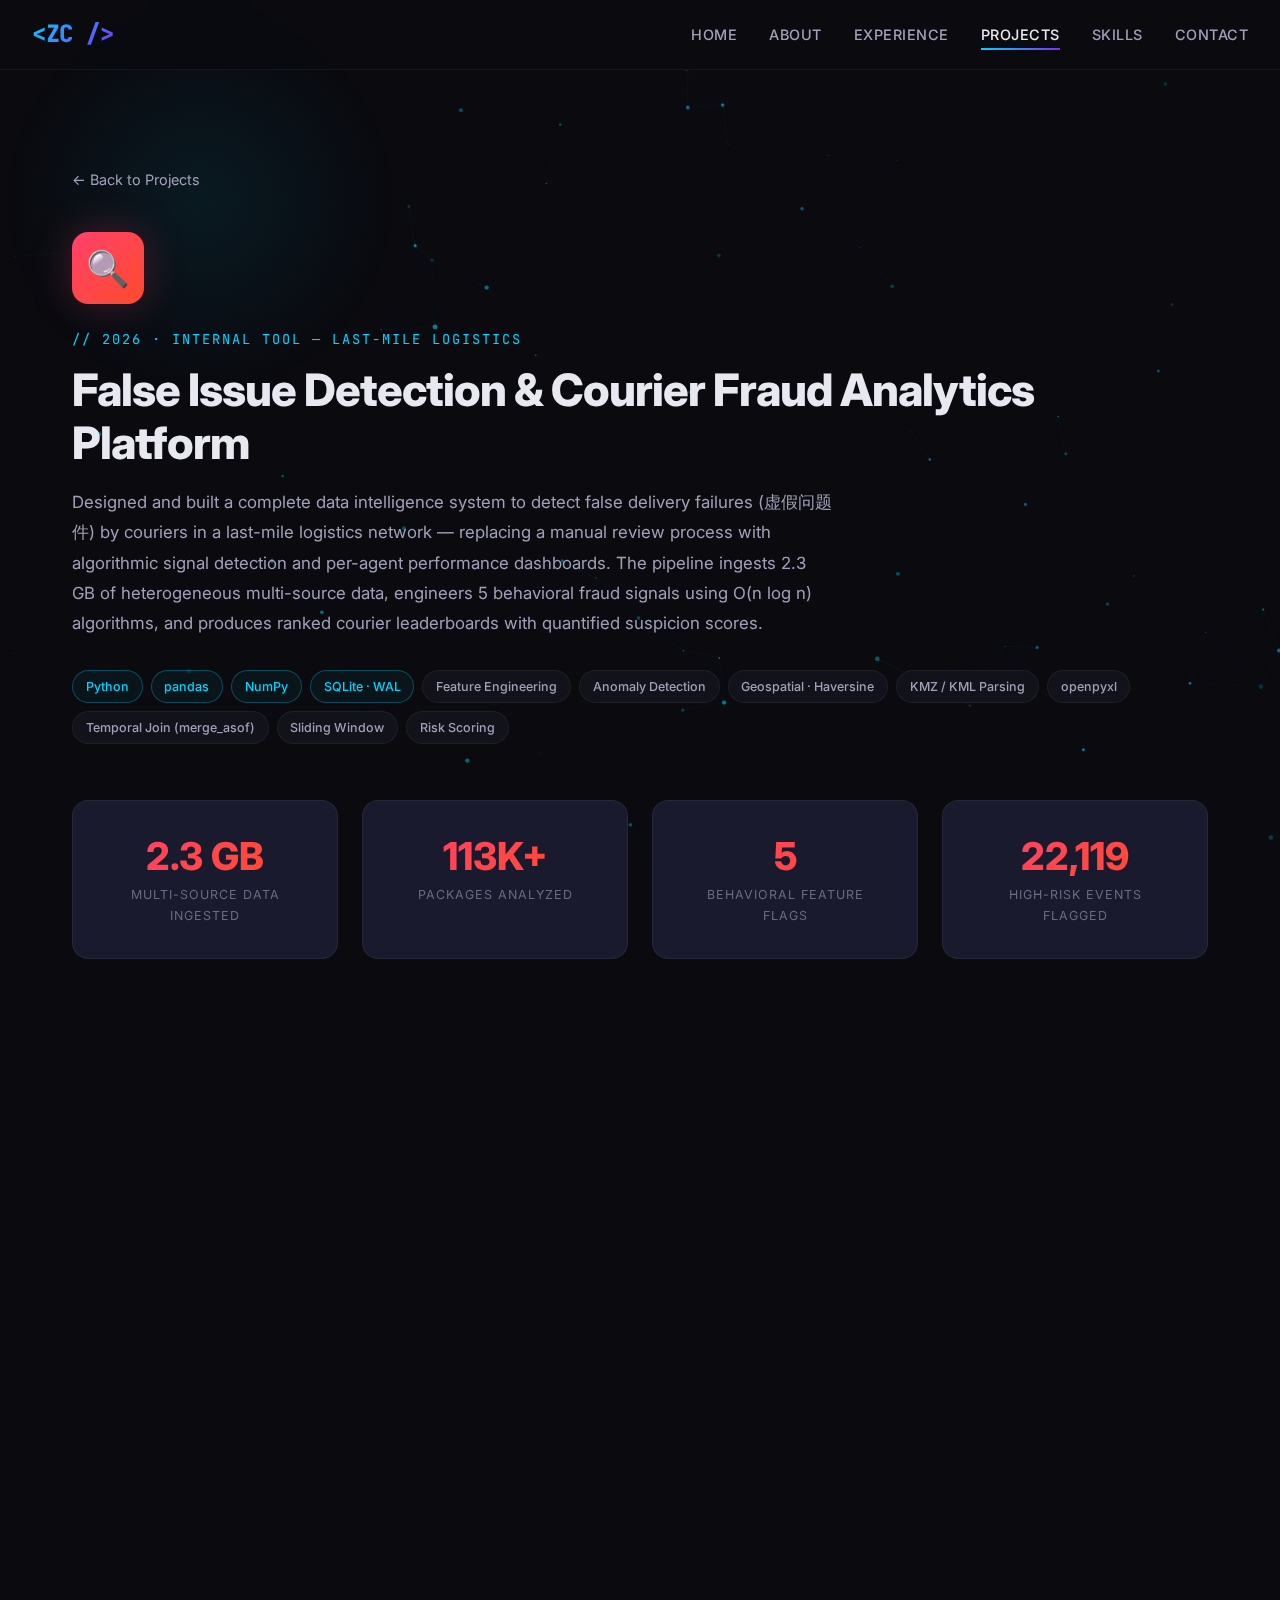
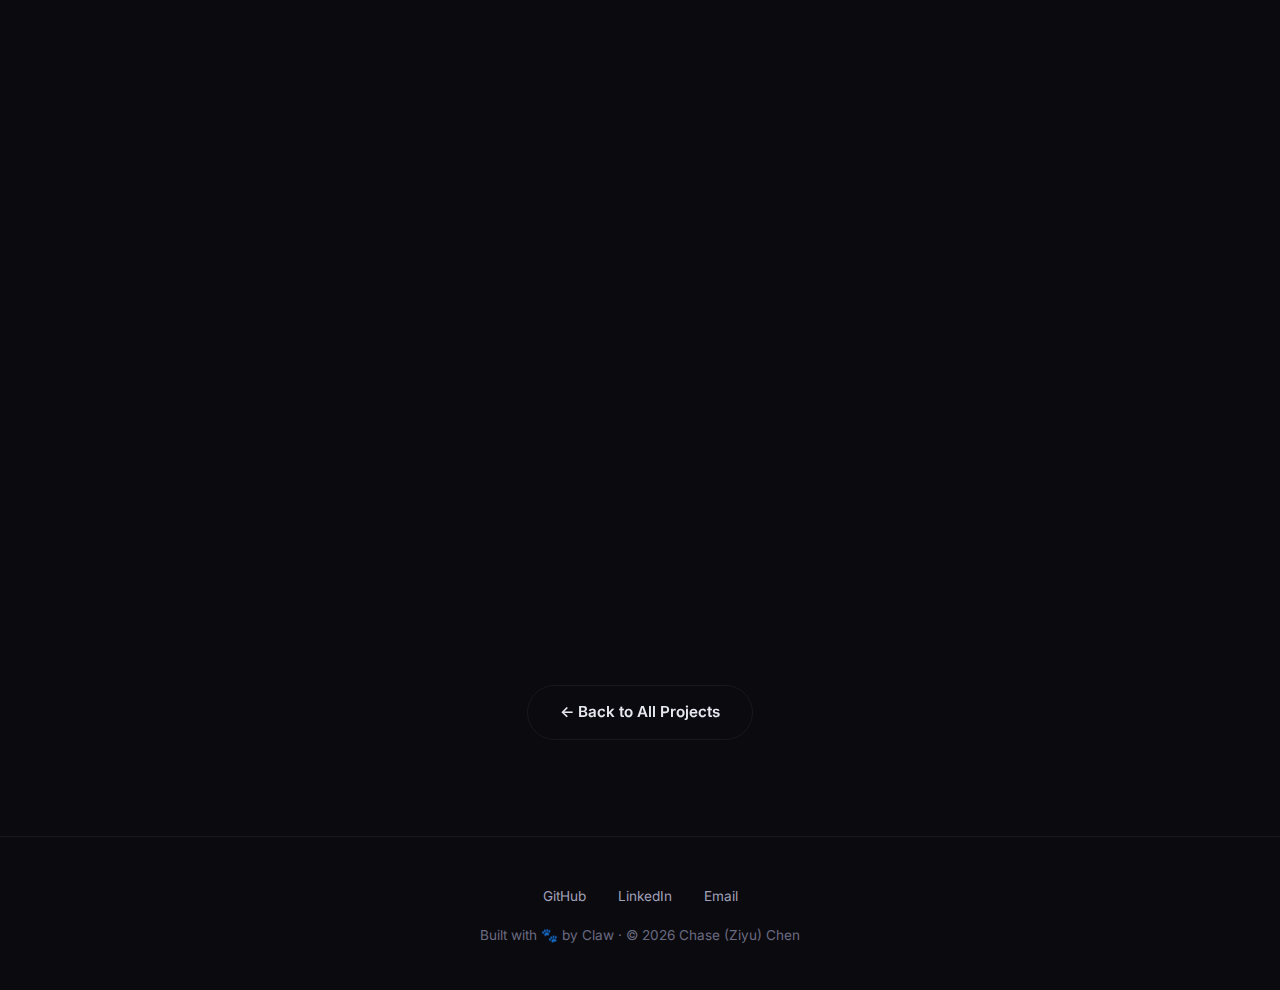
<file: projects/false-issue.html>
<!DOCTYPE html>
<html lang="en">
<head>
  <meta charset="UTF-8">
  <meta name="viewport" content="width=device-width, initial-scale=1.0">
  <title>False Issue Detection — Chase (Ziyu) Chen</title>
  <link href="https://fonts.googleapis.com/css2?family=Inter:wght@400;500;600;700;800&family=JetBrains+Mono:wght@400;500;700&display=swap" rel="stylesheet">
  <link rel="stylesheet" href="../css/style.css">
  <style>
    .back-link {
      display: inline-flex; align-items: center; gap: 0.5rem;
      color: var(--text-secondary); font-size: 0.9rem;
      margin-bottom: 2.5rem; transition: var(--transition);
    }
    .back-link:hover { color: var(--accent); }

    .project-hero-icon {
      width: 72px; height: 72px; border-radius: 16px;
      background: linear-gradient(135deg,#ff416c,#ff4b2b);
      display: flex; align-items: center; justify-content: center;
      font-size: 2.2rem; margin-bottom: 1.5rem;
      box-shadow: 0 0 40px rgba(255,65,108,0.25);
    }
    .project-hero-title {
      font-size: clamp(1.8rem, 4vw, 2.8rem); font-weight: 800;
      letter-spacing: -1px; margin-bottom: 1rem; line-height: 1.2;
    }
    .project-hero-desc {
      color: var(--text-secondary); font-size: 1.05rem;
      max-width: 760px; line-height: 1.8; margin-bottom: 2rem;
    }

    /* Metrics */
    .metric-card { text-align: center; }
    .metric-val {
      font-size: 2.4rem; font-weight: 800;
      background: linear-gradient(135deg,#ff416c,#ff4b2b);
      -webkit-background-clip: text; -webkit-text-fill-color: transparent;
      background-clip: text; line-height: 1.2;
    }
    .metric-label {
      color: var(--text-muted); font-size: 0.78rem;
      text-transform: uppercase; letter-spacing: 1px; margin-top: 0.3rem;
    }

    /* Detail section */
    .detail-section { margin-bottom: 4rem; }
    .detail-section h2 {
      font-size: 1.5rem; font-weight: 700; margin-bottom: 0.5rem;
      padding-bottom: 0.75rem; border-bottom: 1px solid var(--border);
    }
    .detail-section .sub { color: var(--text-muted); font-size: 0.9rem; margin-bottom: 1.5rem; }

    /* Highlight box */
    .highlight-box {
      background: linear-gradient(135deg, rgba(255,65,108,0.04), rgba(255,75,43,0.04));
      border: 1px solid rgba(255,65,108,0.15);
      border-radius: var(--radius); padding: 1.5rem 2rem; margin-bottom: 2rem;
    }
    .highlight-box ul { list-style: none; }
    .highlight-box ul li {
      position: relative; padding-left: 1.4rem;
      margin-bottom: 0.65rem; color: var(--text-secondary); font-size: 0.95rem;
    }
    .highlight-box ul li::before { content: '▸'; position: absolute; left: 0; color: #ff416c; }
    .highlight-box ul li strong { color: var(--text-primary); }

    /* Pipeline / ETL step */
    .pipeline-phase {
      background: rgba(255,65,108,0.04);
      border: 1px solid rgba(255,65,108,0.12);
      border-radius: var(--radius); padding: 1.5rem 1.5rem 0.5rem;
      margin-bottom: 1.5rem;
    }
    .phase-label {
      font-family: var(--font-mono); font-size: 0.78rem;
      color: #ff416c; letter-spacing: 2px;
      text-transform: uppercase; margin-bottom: 1.2rem;
    }
    .pipeline-step {
      display: flex; gap: 1rem; align-items: flex-start;
      padding: 1rem 1.2rem; border-radius: var(--radius-sm);
      background: var(--bg-card); border: 1px solid var(--border);
      margin-bottom: 0.8rem; transition: var(--transition);
    }
    .pipeline-step:hover { border-color: rgba(255,65,108,0.25); }
    .step-num {
      font-family: var(--font-mono); color: #ff416c;
      font-size: 0.78rem; font-weight: 700; min-width: 55px; padding-top: 0.1rem;
    }
    .step-body h4 { font-size: 0.95rem; font-weight: 600; margin-bottom: 0.25rem; }
    .step-body p { font-size: 0.85rem; color: var(--text-secondary); line-height: 1.6; }
    .step-body .step-tags { display: flex; flex-wrap: wrap; gap: 0.4rem; margin-top: 0.5rem; }
    .step-body .step-tag {
      font-family: var(--font-mono); font-size: 0.72rem;
      color: var(--text-muted); background: var(--bg-secondary);
      padding: 0.15rem 0.6rem; border-radius: 50px; border: 1px solid var(--border);
    }

    /* Feature flag cards */
    .flags-grid { display: grid; grid-template-columns: repeat(auto-fit, minmax(300px, 1fr)); gap: 1rem; margin-bottom: 2rem; }
    .flag-card {
      background: var(--bg-card); border: 1px solid var(--border);
      border-radius: var(--radius-sm); padding: 1.2rem 1.4rem;
      border-left: 3px solid #ff416c; transition: var(--transition);
    }
    .flag-card:hover { border-color: rgba(255,65,108,0.4); transform: translateY(-2px); }
    .flag-card.novel { border-left-color: #ffd200; }
    .flag-name {
      font-family: var(--font-mono); font-size: 0.78rem; color: #ff416c;
      text-transform: uppercase; letter-spacing: 1px; margin-bottom: 0.4rem;
    }
    .flag-card.novel .flag-name { color: #ffd200; }
    .flag-title { font-size: 0.95rem; font-weight: 700; margin-bottom: 0.4rem; }
    .flag-desc { font-size: 0.82rem; color: var(--text-secondary); line-height: 1.6; }
    .flag-stat {
      margin-top: 0.6rem; font-family: var(--font-mono); font-size: 0.78rem;
      color: var(--text-muted); background: var(--bg-secondary);
      padding: 0.3rem 0.7rem; border-radius: 6px; display: inline-block;
    }
    .flag-card.novel .flag-stat { color: #ffd200; }
    .novel-badge {
      display: inline-block; background: rgba(255,210,0,0.1);
      border: 1px solid rgba(255,210,0,0.3); color: #ffd200;
      font-size: 0.65rem; font-weight: 700; padding: 0.1rem 0.5rem;
      border-radius: 4px; margin-left: 0.5rem; vertical-align: middle;
      font-family: var(--font-mono); letter-spacing: 0.5px;
    }

    /* Masked result card */
    .masked-card {
      background: var(--bg-card); border: 1px solid rgba(255,65,108,0.2);
      border-radius: var(--radius-sm); padding: 1.4rem 1.6rem;
      margin-bottom: 1rem; position: relative; overflow: hidden;
    }
    .masked-card::before {
      content: ''; position: absolute; top: 0; left: 0; right: 0; height: 2px;
      background: linear-gradient(135deg,#ff416c,#ff4b2b);
    }
    .masked-row {
      display: flex; justify-content: space-between; align-items: center;
      padding: 0.55rem 0; border-bottom: 1px solid rgba(255,255,255,0.04);
      font-size: 0.85rem;
    }
    .masked-row:last-child { border-bottom: none; }
    .masked-label { color: var(--text-secondary); }
    .masked-value { font-family: var(--font-mono); font-weight: 600; }
    .masked-value.real { color: var(--accent); }
    .masked-value.hidden {
      color: var(--text-muted);
      background: rgba(255,255,255,0.06);
      padding: 0.1rem 0.6rem; border-radius: 4px;
      font-size: 0.75rem; letter-spacing: 1px;
    }
    .masked-note {
      font-size: 0.75rem; color: var(--text-muted); margin-top: 0.5rem;
      font-style: italic; display: flex; align-items: center; gap: 0.4rem;
    }

    /* Tech table */
    .tech-table { width: 100%; border-collapse: collapse; font-size: 0.88rem; }
    .tech-table td {
      padding: 0.85rem 1rem; border-bottom: 1px solid var(--border);
      color: var(--text-secondary); vertical-align: top;
    }
    .tech-table td:first-child {
      color: #ff416c; font-family: var(--font-mono);
      font-size: 0.78rem; white-space: nowrap; min-width: 190px; font-weight: 600;
    }
    .tech-table tr:last-child td { border-bottom: none; }
    .tech-table tr:hover td { background: rgba(255,65,108,0.02); }

    @media (max-width: 768px) {
      .flags-grid { grid-template-columns: 1fr; }
      .pipeline-step { flex-direction: column; }
      .step-num { min-width: unset; }
    }
  </style>
</head>
<body>
  <canvas id="particles-canvas"></canvas>
  <div class="glow-orb"></div>

  <nav class="navbar">
    <a href="../index.html" class="nav-logo"><span>&lt;ZC /&gt;</span></a>
    <ul class="nav-links">
      <li><a href="../index.html">Home</a></li>
      <li><a href="../about.html">About</a></li>
      <li><a href="../experience.html">Experience</a></li>
      <li><a href="../projects.html" class="active">Projects</a></li>
      <li><a href="../skills.html">Skills</a></li>
      <li><a href="../contact.html">Contact</a></li>
    </ul>
    <div class="hamburger"><span></span><span></span><span></span></div>
  </nav>

  <div class="main-content">
    <section class="section">

      <a href="../projects.html" class="back-link">← Back to Projects</a>

      <!-- ── Hero ── -->
      <div class="project-hero-icon">🔍</div>
      <div class="section-label">// 2026 · Internal Tool — Last-Mile Logistics</div>
      <h1 class="project-hero-title">False Issue Detection &amp; Courier Fraud Analytics Platform</h1>
      <p class="project-hero-desc">
        Designed and built a complete data intelligence system to detect false delivery failures (虚假问题件) by couriers in a last-mile logistics network — replacing a manual review process with algorithmic signal detection and per-agent performance dashboards. The pipeline ingests 2.3 GB of heterogeneous multi-source data, engineers 5 behavioral fraud signals using O(n log n) algorithms, and produces ranked courier leaderboards with quantified suspicion scores.
      </p>
      <div class="tags" style="margin-bottom:3.5rem;">
        <span class="tag tag-accent">Python</span>
        <span class="tag tag-accent">pandas</span>
        <span class="tag tag-accent">NumPy</span>
        <span class="tag tag-accent">SQLite · WAL</span>
        <span class="tag">Feature Engineering</span>
        <span class="tag">Anomaly Detection</span>
        <span class="tag">Geospatial · Haversine</span>
        <span class="tag">KMZ / KML Parsing</span>
        <span class="tag">openpyxl</span>
        <span class="tag">Temporal Join (merge_asof)</span>
        <span class="tag">Sliding Window</span>
        <span class="tag">Risk Scoring</span>
      </div>

      <!-- ── Key Metrics ── -->
      <div class="grid-4" style="margin-bottom:4rem;">
        <div class="card metric-card animate-on-scroll">
          <div class="metric-val">2.3 GB</div>
          <div class="metric-label">Multi-Source Data Ingested</div>
        </div>
        <div class="card metric-card animate-on-scroll">
          <div class="metric-val">113K+</div>
          <div class="metric-label">Packages Analyzed</div>
        </div>
        <div class="card metric-card animate-on-scroll">
          <div class="metric-val">5</div>
          <div class="metric-label">Behavioral Feature Flags</div>
        </div>
        <div class="card metric-card animate-on-scroll">
          <div class="metric-val">22,119</div>
          <div class="metric-label">High-Risk Events Flagged</div>
        </div>
      </div>

      <!-- ── System Architecture ── -->
      <div class="detail-section animate-on-scroll">
        <h2>System Architecture</h2>
        <div class="sub">End-to-end pipeline from raw heterogeneous logistics data to per-agent fraud leaderboards</div>

        <div class="pipeline-phase">
          <div class="phase-label">⬡ ETL — Ingest &amp; Normalize</div>

          <div class="pipeline-step">
            <div class="step-num">INGEST</div>
            <div class="step-body">
              <h4>Multi-Source ETL into 8-Table SQLite Schema</h4>
              <p>Ingests 7 UTF-8 CSVs plus 1 KMZ geospatial file (2.3 GB total) into a normalized 8-table SQLite schema with WAL journaling and a 64 MB page cache. Composite index lookups across 1.18M trajectory events reduce query latency and enable fast analytical joins between package, trajectory, and redelivery tables.</p>
              <div class="step-tags"><span class="step-tag">SQLite WAL</span><span class="step-tag">64 MB Page Cache</span><span class="step-tag">Composite Indexing</span><span class="step-tag">7 CSVs + 1 KMZ</span></div>
            </div>
          </div>

          <div class="pipeline-step">
            <div class="step-num">DEDUP</div>
            <div class="step-body">
              <h4>Cross-File Deduplication — 38% Record Reduction</h4>
              <p>Eliminated 38% of duplicate records (1.93M → 1.18M trajectory rows) by designing a cross-file deduplication strategy using composite <code>(tn, op_code, op_time)</code> keying across two overlapping source files. Ensures analytical integrity without data loss, producing a clean event sequence for downstream feature computation.</p>
              <div class="step-tags"><span class="step-tag">Composite Key Dedup</span><span class="step-tag">1.93M → 1.18M rows</span><span class="step-tag">38% Reduction</span></div>
            </div>
          </div>
        </div>

        <div class="pipeline-phase">
          <div class="phase-label">⬡ Feature Engineering — 5 Behavioral Fraud Signals</div>

          <div class="pipeline-step">
            <div class="step-num">FLAGS</div>
            <div class="step-body">
              <h4>O(n log n) Sliding Window &amp; Temporal Join Algorithms</h4>
              <p>All 5 feature flags are computed using NumPy <code>searchsorted</code> sliding windows and <code>pd.merge_asof</code> temporal joins — avoiding O(n²) brute-force approaches and scaling to 114,077 computable code-206 events with zero manual labeling. Each flag independently quantifies a distinct fraud behavior pattern.</p>
              <div class="step-tags"><span class="step-tag">NumPy searchsorted</span><span class="step-tag">pd.merge_asof</span><span class="step-tag">O(n log n)</span><span class="step-tag">114,077 events</span></div>
            </div>
          </div>

          <div class="pipeline-step">
            <div class="step-num">RISK</div>
            <div class="step-body">
              <h4>Composite Risk Scoring &amp; Per-Agent Leaderboards</h4>
              <p>Each courier event receives a risk score equal to the number of flags triggered (0–5). Events with score ≥ 2 are classified high-risk (22,119 events). Outputs ranked per-dispatcher and per-courier leaderboards, enabling audit prioritization by quantified suspicion score rather than manual sampling.</p>
              <div class="step-tags"><span class="step-tag">Risk Score 0–5</span><span class="step-tag">22,119 High-Risk Events</span><span class="step-tag">Per-Agent Ranking</span></div>
            </div>
          </div>
        </div>

        <div class="pipeline-phase">
          <div class="phase-label">⬡ Geospatial &amp; Redelivery Analytics</div>

          <div class="pipeline-step">
            <div class="step-num">GEO</div>
            <div class="step-body">
              <h4>Vectorized Haversine Proximity Engine</h4>
              <p>Parses station coordinates from KMZ/KML, then implements a vectorized Haversine distance engine (R = 6,371 km) to flag delivery events within 0.5 km of a courier's own station — indicating possible non-attempt fraud at the facility. Produces a GeoJSON-compatible proximity report for spatial audit review.</p>
              <div class="step-tags"><span class="step-tag">KMZ/KML Parsing</span><span class="step-tag">Haversine (R=6371 km)</span><span class="step-tag">0.5 km Threshold</span><span class="step-tag">Vectorized Proximity</span></div>
            </div>
          </div>

          <div class="pipeline-step">
            <div class="step-num">REDLY</div>
            <div class="step-body">
              <h4>Per-Agent Redelivery Analytics</h4>
              <p>Computes redelivery second-failure rates across 26,246 customer service tickets. High-volume agents (1,000+ tickets) are screened for statistically significant elevated rates using a baseline comparison, providing data-backed evidence for performance review without relying on manual sampling.</p>
              <div class="step-tags"><span class="step-tag">26,246 CS Tickets</span><span class="step-tag">Second-Failure Rate</span><span class="step-tag">Baseline Comparison</span><span class="step-tag">Statistical Flagging</span></div>
            </div>
          </div>

          <div class="pipeline-step">
            <div class="step-num">API</div>
            <div class="step-body">
              <h4>Package Lifecycle API — From Hours to Seconds</h4>
              <p>A queryable <code>02_package_lifecycle.py</code> module reconstructs full chronological timelines per tracking number from 5 data sources, with human-readable flag explanations and JSON export. Reduces per-case investigation time from hours to seconds, enabling real-time audit support for operations teams.</p>
              <div class="step-tags"><span class="step-tag">5 Data Sources</span><span class="step-tag">Chronological Timeline</span><span class="step-tag">JSON Export</span><span class="step-tag">Human-Readable Flags</span></div>
            </div>
          </div>
        </div>
      </div>

      <!-- ── 5 Feature Flags ── -->
      <div class="detail-section animate-on-scroll">
        <h2>5 Behavioral Fraud-Detection Feature Flags</h2>
        <div class="sub">Each flag independently signals a distinct courier fraud pattern — combined into a composite risk score</div>

        <div class="flags-grid">
          <div class="flag-card">
            <div class="flag-name">Flag 01</div>
            <div class="flag-title">High-Frequency Report</div>
            <div class="flag-desc">Detects couriers filing an abnormally high number of false-issue reports within a short time window — a volume-based signal for batch-filing behavior.</div>
            <div class="flag-stat">Sliding window · NumPy searchsorted</div>
          </div>

          <div class="flag-card">
            <div class="flag-name">Flag 02</div>
            <div class="flag-title">Quick-Fail</div>
            <div class="flag-desc">Flags delivery failures filed suspiciously fast after a scan event — indicating the courier marked a package as failed without a genuine delivery attempt.</div>
            <div class="flag-stat">Temporal join · pd.merge_asof</div>
          </div>

          <div class="flag-card">
            <div class="flag-name">Flag 03</div>
            <div class="flag-title">Business-Closed Holiday</div>
            <div class="flag-desc">Identifies failures coded as "business closed" filed on public holidays or weekends — a calendar-based signal that the excuse is logistically implausible.</div>
            <div class="flag-stat">Calendar lookup · op_code match</div>
          </div>

          <div class="flag-card">
            <div class="flag-name">Flag 04</div>
            <div class="flag-title">Near-Station</div>
            <div class="flag-desc">Flags deliveries reported as failed while the GPS coordinates are within 0.5 km of the courier's own station — a geospatial signal for possible non-attempt at the facility.</div>
            <div class="flag-stat">Haversine · vectorized proximity · 0.5 km threshold</div>
          </div>

          <div class="flag-card novel">
            <div class="flag-name">Flag 05 <span class="novel-badge">NOVEL</span></div>
            <div class="flag-title">Burst Failure</div>
            <div class="flag-desc">Detects couriers who filed failures with zero successful deliveries in the surrounding ±30-minute window — surfacing a previously unmeasured batch-filing fraud pattern where entire route segments are marked failed without any genuine delivery attempt. Achieved the highest single-flag detection coverage among all five signals.</div>
            <div class="flag-stat">±30-minute window · highest single-flag coverage</div>
          </div>
        </div>
      </div>

      <!-- ── Key Achievements ── -->
      <div class="detail-section animate-on-scroll">
        <h2>Key Achievements</h2>
        <div class="sub">Quantified technical outcomes across the full pipeline</div>
        <div class="highlight-box">
          <ul>
            <li><strong>Normalized 2.3 GB</strong> of heterogeneous logistics data (7 CSVs + 1 KMZ) into a production-grade 8-table SQLite schema with WAL journaling and composite indexes — enabling sub-second analytical queries across 1.18M trajectory events.</li>
            <li><strong>Eliminated 38% of duplicate records</strong> (1.93M → 1.18M trajectory rows) via cross-file composite key deduplication, ensuring clean event sequences for downstream feature computation without data loss.</li>
            <li><strong>Engineered 5 behavioral fraud flags</strong> using O(n log n) NumPy <code>searchsorted</code> sliding windows and <code>pd.merge_asof</code> temporal joins — covering 114,077 computable events with zero manual labeling.</li>
            <li><strong>Invented the "Burst Failure" signal</strong> — detecting events where couriers filed failures with zero successful deliveries within ±30 minutes — achieving the highest single-flag detection coverage with significant unique incremental reach not captured by any existing flag.</li>
            <li><strong>Identified 22,119 high-risk courier events</strong> (risk score ≥ 2) and produced ranked per-dispatcher and per-courier leaderboards — replacing manual sampling with data-backed audit prioritization.</li>
            <li><strong>Built a geospatial proximity detector</strong> parsing station coordinates from KMZ/KML and running vectorized Haversine calculations to flag delivery events within 0.5 km of a courier's own station — a spatial signal for non-attempt fraud at the facility.</li>
            <li><strong>Delivered a queryable package lifecycle API</strong> reconstructing full timelines per tracking number from 5 sources — reducing per-case investigation time from hours to seconds.</li>
            <li><strong>Exported structured outputs</strong> — 7-sheet XLSX, Markdown reports, CSVs — including overlap matrices, risk score distributions, and dispatch-party breakdowns for non-technical stakeholder consumption.</li>
          </ul>
        </div>
      </div>

      <!-- ── Results (Masked) ── -->
      <div class="detail-section animate-on-scroll">
        <h2>Analytical Outputs</h2>
        <div class="sub">System-level results — company-specific service quality metrics are confidential</div>

        <div class="masked-card">
          <div style="font-size:0.85rem;font-weight:600;margin-bottom:0.75rem;color:var(--text-primary);">Detection Coverage Summary</div>
          <div class="masked-row">
            <span class="masked-label">Total events analyzed</span>
            <span class="masked-value hidden">[CONFIDENTIAL]</span>
          </div>
          <div class="masked-row">
            <span class="masked-label">High-risk events identified (score ≥ 2 flags)</span>
            <span class="masked-value hidden">[CONFIDENTIAL]</span>
          </div>
          <div class="masked-row">
            <span class="masked-label">Burst Failure signal coverage</span>
            <span class="masked-value hidden">[CONFIDENTIAL]</span>
          </div>
          <div class="masked-row">
            <span class="masked-label">Burst Failure unique incremental detection</span>
            <span class="masked-value hidden">[CONFIDENTIAL]</span>
          </div>
          <div class="masked-row">
            <span class="masked-label">Near-station proximity events flagged</span>
            <span class="masked-value hidden">[CONFIDENTIAL]</span>
          </div>
          <div class="masked-row">
            <span class="masked-label">Redelivery CS tickets analyzed</span>
            <span class="masked-value hidden">[CONFIDENTIAL]</span>
          </div>
          <div class="masked-note">
            🔒 All operational metrics are withheld per internal data policy.
          </div>
        </div>

        <div class="masked-card">
          <div style="font-size:0.85rem;font-weight:600;margin-bottom:0.75rem;color:var(--text-primary);">Per-Agent Performance Metrics</div>
          <div class="masked-row">
            <span class="masked-label">Baseline second-failure rate (all agents)</span>
            <span class="masked-value hidden">[CONFIDENTIAL]</span>
          </div>
          <div class="masked-row">
            <span class="masked-label">High-volume agent elevated failure rate</span>
            <span class="masked-value hidden">[CONFIDENTIAL]</span>
          </div>
          <div class="masked-row">
            <span class="masked-label">Flagged agents on ranked leaderboard</span>
            <span class="masked-value hidden">[CONFIDENTIAL]</span>
          </div>
          <div class="masked-row">
            <span class="masked-label">Overall false-issue rate estimate</span>
            <span class="masked-value hidden">[CONFIDENTIAL]</span>
          </div>
          <div class="masked-note">
            🔒 All operational metrics are withheld per internal data policy.
          </div>
        </div>
      </div>

      <!-- ── Tech Stack ── -->
      <div class="detail-section animate-on-scroll">
        <h2>Tech Stack</h2>
        <div class="sub">Full breakdown of technologies used across ETL, feature engineering, geospatial, and reporting</div>
        <div class="card" style="padding:0;overflow:hidden;">
          <table class="tech-table">
            <tbody>
              <tr>
                <td>Language</td>
                <td>Python 3.13</td>
              </tr>
              <tr>
                <td>Data Engineering</td>
                <td>pandas, NumPy, SQLite (WAL mode, PRAGMA tuning, composite indexing), chunked ETL, cross-file deduplication</td>
              </tr>
              <tr>
                <td>Analytics &amp; Algorithms</td>
                <td>Feature engineering, sliding window (NumPy searchsorted), temporal join (pd.merge_asof), behavioral risk scoring</td>
              </tr>
              <tr>
                <td>Geospatial</td>
                <td>KMZ/KML parsing, Haversine formula (R = 6,371 km), vectorized coordinate proximity detection</td>
              </tr>
              <tr>
                <td>Output &amp; Reporting</td>
                <td>openpyxl (7-sheet XLSX), Markdown, CSV, JSON, per-agent leaderboard generation</td>
              </tr>
              <tr>
                <td>Core Competencies</td>
                <td>Fraud / anomaly detection, behavioral signal design, ETL pipeline architecture, investigative analytics, scalable data processing</td>
              </tr>
            </tbody>
          </table>
        </div>
      </div>

      <!-- ── Back ── -->
      <div style="text-align:center;padding-top:2rem;">
        <a href="../projects.html" class="btn btn-outline">← Back to All Projects</a>
      </div>

    </section>
  </div>

  <footer class="footer">
    <div class="footer-links">
      <a href="https://github.com/zxcjoy" target="_blank" rel="noopener noreferrer">GitHub</a>
      <a href="https://www.linkedin.com/in/ziyuchen025/" target="_blank" rel="noopener noreferrer">LinkedIn</a>
      <a href="mailto:zychen025@gmail.com">Email</a>
    </div>
    <p>Built with 🐾 by Claw · © 2026 Chase (Ziyu) Chen</p>
  </footer>

  <script src="../js/main.js"></script>
</body>
</html>
</file>
<file: css/style.css>
/* ========== RESET & BASE ========== */
*, *::before, *::after { margin: 0; padding: 0; box-sizing: border-box; }

:root {
  --bg-primary: #0a0a0f;
  --bg-secondary: #12121a;
  --bg-card: #1a1a2e;
  --bg-glass: rgba(26, 26, 46, 0.6);
  --accent: #00d4ff;
  --accent2: #7b2ff7;
  --accent3: #ff6b6b;
  --accent-gradient: linear-gradient(135deg, #00d4ff, #7b2ff7);
  --text-primary: #e8e8f0;
  --text-secondary: #a0a0b8;
  --text-muted: #6a6a80;
  --border: rgba(255,255,255,0.06);
  --glow: 0 0 40px rgba(0, 212, 255, 0.15);
  --radius: 16px;
  --radius-sm: 10px;
  --transition: 0.3s cubic-bezier(0.4, 0, 0.2, 1);
  --font: 'Inter', -apple-system, BlinkMacSystemFont, sans-serif;
  --font-mono: 'JetBrains Mono', 'Fira Code', monospace;
}

html { scroll-behavior: smooth; font-size: 16px; }
body {
  font-family: var(--font);
  background: var(--bg-primary);
  color: var(--text-primary);
  line-height: 1.7;
  overflow-x: hidden;
  min-height: 100vh;
}

a { color: var(--accent); text-decoration: none; transition: var(--transition); }
a:hover { color: #fff; }

::selection { background: var(--accent); color: var(--bg-primary); }

/* ========== PARTICLES CANVAS ========== */
#particles-canvas {
  position: fixed; top: 0; left: 0; width: 100%; height: 100%;
  z-index: 0; pointer-events: none;
}

/* ========== NAVBAR ========== */
.navbar {
  position: fixed; top: 0; left: 0; right: 0; z-index: 1000;
  backdrop-filter: blur(20px); -webkit-backdrop-filter: blur(20px);
  background: rgba(10, 10, 15, 0.8);
  border-bottom: 1px solid var(--border);
  padding: 0 2rem; height: 70px;
  display: flex; align-items: center; justify-content: space-between;
  transition: var(--transition);
}
.navbar.scrolled { background: rgba(10, 10, 15, 0.95); box-shadow: var(--glow); }
.nav-logo {
  font-size: 1.5rem; font-weight: 800; letter-spacing: -0.5px;
  background: var(--accent-gradient); -webkit-background-clip: text;
  -webkit-text-fill-color: transparent; background-clip: text;
}
.nav-logo span { font-family: var(--font-mono); }
.nav-links { display: flex; gap: 2rem; list-style: none; }
.nav-links a {
  color: var(--text-secondary); font-size: 0.9rem; font-weight: 500;
  letter-spacing: 0.5px; text-transform: uppercase; position: relative;
  padding: 0.3rem 0;
}
.nav-links a::after {
  content: ''; position: absolute; bottom: -2px; left: 0; width: 0; height: 2px;
  background: var(--accent-gradient); transition: var(--transition);
}
.nav-links a:hover, .nav-links a.active { color: var(--text-primary); }
.nav-links a:hover::after, .nav-links a.active::after { width: 100%; }

.hamburger { display: none; flex-direction: column; gap: 5px; cursor: pointer; padding: 5px; }
.hamburger span { width: 25px; height: 2px; background: var(--text-primary); transition: var(--transition); }

/* ========== MAIN CONTENT ========== */
.main-content { position: relative; z-index: 1; padding-top: 70px; }

/* ========== HERO ========== */
.hero {
  min-height: calc(100vh - 70px);
  display: flex; align-items: center; justify-content: center;
  padding: 4rem 2rem; position: relative;
}
.hero-inner { max-width: 900px; text-align: center; }
.hero-badge {
  display: inline-flex; align-items: center; gap: 0.5rem;
  background: var(--bg-glass); border: 1px solid var(--border);
  padding: 0.5rem 1.2rem; border-radius: 50px; font-size: 0.85rem;
  color: var(--accent); margin-bottom: 2rem;
  backdrop-filter: blur(10px);
  animation: fadeInUp 0.8s ease;
}
.hero-badge .dot {
  width: 8px; height: 8px; background: #00ff88; border-radius: 50%;
  animation: pulse 2s infinite;
}
.hero h1 {
  font-size: clamp(2.5rem, 6vw, 4.5rem); font-weight: 800;
  line-height: 1.1; margin-bottom: 1.5rem; letter-spacing: -1.5px;
  animation: fadeInUp 0.8s ease 0.2s both;
}
.hero h1 .gradient-text {
  background: var(--accent-gradient); -webkit-background-clip: text;
  -webkit-text-fill-color: transparent; background-clip: text;
}
.hero .subtitle {
  font-size: 1.25rem; color: var(--text-secondary); max-width: 650px;
  margin: 0 auto 2.5rem; animation: fadeInUp 0.8s ease 0.4s both;
}
.hero-cta { display: flex; gap: 1rem; justify-content: center; flex-wrap: wrap; animation: fadeInUp 0.8s ease 0.6s both; }

/* ========== BUTTONS ========== */
.btn {
  display: inline-flex; align-items: center; gap: 0.5rem;
  padding: 0.85rem 2rem; border-radius: 50px; font-weight: 600;
  font-size: 0.95rem; border: none; cursor: pointer; transition: var(--transition);
  text-decoration: none;
}
.btn-primary {
  background: var(--accent-gradient); color: var(--bg-primary);
}
.btn-primary:hover { transform: translateY(-2px); box-shadow: 0 8px 30px rgba(0,212,255,0.3); color: var(--bg-primary); }
.btn-outline {
  background: transparent; border: 1px solid var(--border);
  color: var(--text-primary);
}
.btn-outline:hover { border-color: var(--accent); background: rgba(0,212,255,0.05); color: var(--text-primary); }

/* ========== SECTIONS ========== */
.section {
  padding: 6rem 2rem; max-width: 1200px; margin: 0 auto;
}
.section-header {
  text-align: center; margin-bottom: 4rem;
}
.section-label {
  font-family: var(--font-mono); font-size: 0.85rem; color: var(--accent);
  text-transform: uppercase; letter-spacing: 2px; margin-bottom: 0.75rem;
}
.section-title {
  font-size: clamp(2rem, 4vw, 3rem); font-weight: 800;
  letter-spacing: -1px; margin-bottom: 1rem;
}
.section-subtitle {
  color: var(--text-secondary); font-size: 1.1rem; max-width: 600px;
  margin: 0 auto;
}

/* ========== CARDS ========== */
.card {
  background: var(--bg-card); border: 1px solid var(--border);
  border-radius: var(--radius); padding: 2rem; transition: var(--transition);
  position: relative; overflow: hidden;
}
.card::before {
  content: ''; position: absolute; top: 0; left: 0; right: 0; height: 2px;
  background: var(--accent-gradient); opacity: 0; transition: var(--transition);
}
.card:hover { border-color: rgba(0,212,255,0.2); transform: translateY(-4px); box-shadow: var(--glow); }
.card:hover::before { opacity: 1; }

/* ========== GRID ========== */
.grid-2 { display: grid; grid-template-columns: repeat(auto-fit, minmax(350px, 1fr)); gap: 2rem; }
.grid-3 { display: grid; grid-template-columns: repeat(auto-fit, minmax(300px, 1fr)); gap: 2rem; }
.grid-4 { display: grid; grid-template-columns: repeat(auto-fit, minmax(240px, 1fr)); gap: 1.5rem; }

/* ========== TIMELINE ========== */
.timeline { position: relative; padding-left: 3rem; }
.timeline::before {
  content: ''; position: absolute; left: 0; top: 0; bottom: 0;
  width: 2px; background: linear-gradient(to bottom, var(--accent), var(--accent2), transparent);
}
.timeline-item { position: relative; margin-bottom: 3rem; animation: fadeInUp 0.6s ease both; }
.timeline-item::before {
  content: ''; position: absolute; left: -3rem; top: 0.5rem;
  width: 14px; height: 14px; border-radius: 50%;
  background: var(--accent-gradient); border: 3px solid var(--bg-primary);
  box-shadow: 0 0 20px rgba(0,212,255,0.4);
}
.timeline-date {
  font-family: var(--font-mono); font-size: 0.8rem; color: var(--accent);
  margin-bottom: 0.5rem; letter-spacing: 1px;
}
.timeline-title { font-size: 1.3rem; font-weight: 700; margin-bottom: 0.25rem; }
.timeline-company { color: var(--accent2); font-weight: 600; margin-bottom: 0.5rem; }
.timeline-location { color: var(--text-muted); font-size: 0.85rem; margin-bottom: 1rem; }
.timeline-bullets { list-style: none; }
.timeline-bullets li {
  position: relative; padding-left: 1.2rem; margin-bottom: 0.6rem;
  color: var(--text-secondary); font-size: 0.95rem;
}
.timeline-bullets li::before {
  content: '▸'; position: absolute; left: 0; color: var(--accent);
}

/* ========== SKILL BARS ========== */
.skill-category { margin-bottom: 2.5rem; }
.skill-category h3 {
  font-size: 1.1rem; color: var(--accent); margin-bottom: 1.2rem;
  font-family: var(--font-mono); letter-spacing: 1px;
}
.skill-item { margin-bottom: 1rem; }
.skill-label { display: flex; justify-content: space-between; margin-bottom: 0.4rem; font-size: 0.9rem; }
.skill-bar { height: 6px; background: var(--bg-secondary); border-radius: 10px; overflow: hidden; }
.skill-fill {
  height: 100%; border-radius: 10px; width: 0;
  background: var(--accent-gradient); transition: width 1.5s cubic-bezier(0.4, 0, 0.2, 1);
}

/* ========== TAGS ========== */
.tags { display: flex; flex-wrap: wrap; gap: 0.5rem; margin-top: 1rem; }
.tag {
  padding: 0.3rem 0.8rem; border-radius: 50px; font-size: 0.78rem;
  font-weight: 500; border: 1px solid var(--border); color: var(--text-secondary);
  background: var(--bg-secondary); transition: var(--transition);
}
.tag:hover { border-color: var(--accent); color: var(--accent); }
.tag-accent { border-color: rgba(0,212,255,0.3); color: var(--accent); background: rgba(0,212,255,0.05); }

/* ========== STATS ROW ========== */
.stats-row {
  display: grid; grid-template-columns: repeat(auto-fit, minmax(180px, 1fr));
  gap: 2rem; margin: 3rem 0;
}
.stat-item { text-align: center; }
.stat-number {
  font-size: 3rem; font-weight: 800; letter-spacing: -2px;
  background: var(--accent-gradient); -webkit-background-clip: text;
  -webkit-text-fill-color: transparent; background-clip: text;
}
.stat-label { color: var(--text-muted); font-size: 0.85rem; text-transform: uppercase; letter-spacing: 1px; }

/* ========== CHART CONTAINERS ========== */
.chart-container {
  background: var(--bg-card); border: 1px solid var(--border);
  border-radius: var(--radius); padding: 2rem; position: relative;
}
.chart-container h3 {
  font-size: 1rem; margin-bottom: 1.5rem; color: var(--text-secondary);
}
.chart-wrapper { position: relative; max-height: 350px; }

/* ========== PROJECT CARDS ========== */
.project-card { padding: 0; overflow: hidden; }
.project-header {
  padding: 2rem 2rem 1rem; position: relative;
}
.project-icon {
  width: 50px; height: 50px; border-radius: 12px;
  background: var(--accent-gradient); display: flex; align-items: center;
  justify-content: center; font-size: 1.5rem; margin-bottom: 1rem;
}
.project-body { padding: 0 2rem 2rem; }
.project-title { font-size: 1.15rem; font-weight: 700; margin-bottom: 0.5rem; }
.project-desc { color: var(--text-secondary); font-size: 0.9rem; margin-bottom: 1rem; }
.project-links { display: flex; gap: 1rem; }
.project-links a {
  font-size: 0.85rem; font-weight: 600; display: flex; align-items: center; gap: 0.3rem;
}

/* ========== INTRO CARD (Claw intro) ========== */
.intro-card {
  background: linear-gradient(135deg, rgba(0,212,255,0.05), rgba(123,47,247,0.05));
  border: 1px solid rgba(0,212,255,0.15); border-radius: var(--radius);
  padding: 2.5rem; margin-bottom: 3rem; position: relative; overflow: hidden;
}
.intro-card::after {
  content: '🐾'; position: absolute; bottom: -10px; right: 20px;
  font-size: 6rem; opacity: 0.06;
}
.intro-card .claw-says {
  font-family: var(--font-mono); color: var(--accent); font-size: 0.85rem;
  margin-bottom: 1rem; display: flex; align-items: center; gap: 0.5rem;
}
.intro-card p { font-size: 1.1rem; line-height: 1.8; }
.intro-card strong { color: var(--accent); }

/* ========== EDUCATION ========== */
.edu-card { display: flex; gap: 1.5rem; align-items: flex-start; }
.edu-logo {
  width: 60px; height: 60px; border-radius: 12px; flex-shrink: 0;
  background: var(--bg-secondary); display: flex; align-items: center;
  justify-content: center; font-size: 1.5rem; font-weight: 800;
  color: var(--accent);
}
.edu-info h3 { font-size: 1.1rem; margin-bottom: 0.25rem; }
.edu-info .degree { color: var(--accent); font-weight: 600; font-size: 0.95rem; }
.edu-info .gpa { color: var(--text-muted); font-size: 0.85rem; margin-top: 0.25rem; }
.edu-info .dates { font-family: var(--font-mono); font-size: 0.8rem; color: var(--text-muted); }

/* ========== CERTIFICATIONS ========== */
.cert-badge {
  display: flex; align-items: center; gap: 1rem;
  background: var(--bg-card); border: 1px solid var(--border);
  border-radius: var(--radius-sm); padding: 1.2rem 1.5rem;
  transition: var(--transition);
}
.cert-badge:hover { border-color: rgba(0,212,255,0.2); }
.cert-icon { font-size: 2rem; }
.cert-name { font-weight: 600; font-size: 0.95rem; }
.cert-issuer { color: var(--text-muted); font-size: 0.8rem; }

/* ========== CONTACT ========== */
.contact-grid { display: grid; grid-template-columns: 1fr 1fr; gap: 3rem; }
.contact-info-list { list-style: none; }
.contact-info-list li {
  display: flex; align-items: center; gap: 1rem;
  padding: 1.2rem 0; border-bottom: 1px solid var(--border);
  font-size: 1rem;
}
.contact-icon {
  width: 44px; height: 44px; border-radius: 12px;
  background: rgba(0,212,255,0.1); display: flex; align-items: center;
  justify-content: center; font-size: 1.2rem; flex-shrink: 0;
}

/* ========== FOOTER ========== */
.footer {
  text-align: center; padding: 3rem 2rem; border-top: 1px solid var(--border);
  color: var(--text-muted); font-size: 0.85rem;
}
.footer-links { display: flex; justify-content: center; gap: 2rem; margin-bottom: 1rem; }
.footer-links a { color: var(--text-secondary); }

/* ========== ANIMATIONS ========== */
@keyframes fadeInUp {
  from { opacity: 0; transform: translateY(30px); }
  to { opacity: 1; transform: translateY(0); }
}
@keyframes pulse {
  0%, 100% { opacity: 1; }
  50% { opacity: 0.4; }
}
@keyframes float {
  0%, 100% { transform: translateY(0); }
  50% { transform: translateY(-10px); }
}
.animate-on-scroll { opacity: 0; transform: translateY(30px); transition: all 0.8s cubic-bezier(0.4, 0, 0.2, 1); }
.animate-on-scroll.visible { opacity: 1; transform: translateY(0); }

/* ========== TYPING EFFECT ========== */
.typing-text::after {
  content: '|'; animation: blink 1s step-end infinite; color: var(--accent);
}
@keyframes blink { 50% { opacity: 0; } }

/* ========== CODE BLOCK DECORATION ========== */
.code-block {
  background: var(--bg-secondary); border: 1px solid var(--border);
  border-radius: var(--radius-sm); padding: 1.5rem; font-family: var(--font-mono);
  font-size: 0.85rem; color: var(--text-secondary); overflow-x: auto;
}
.code-block .keyword { color: var(--accent2); }
.code-block .string { color: #00ff88; }
.code-block .comment { color: var(--text-muted); }

/* ========== MOBILE ========== */
@media (max-width: 768px) {
  .nav-links { display: none; position: absolute; top: 70px; left: 0; right: 0;
    background: rgba(10,10,15,0.98); flex-direction: column; padding: 2rem;
    gap: 1.5rem; border-bottom: 1px solid var(--border);
  }
  .nav-links.open { display: flex; }
  .hamburger { display: flex; }
  .hero h1 { font-size: 2.2rem; }
  .section { padding: 4rem 1.5rem; }
  .grid-2, .grid-3 { grid-template-columns: 1fr; }
  .contact-grid { grid-template-columns: 1fr; }
  .stats-row { grid-template-columns: repeat(2, 1fr); }
  .timeline { padding-left: 2rem; }
}

/* ========== SCROLL INDICATOR ========== */
.scroll-indicator {
  position: absolute; bottom: 2rem; left: 50%; transform: translateX(-50%);
  display: flex; flex-direction: column; align-items: center; gap: 0.5rem;
  color: var(--text-muted); font-size: 0.75rem; letter-spacing: 2px; text-transform: uppercase;
  animation: float 2s ease-in-out infinite;
}
.scroll-arrow { font-size: 1.2rem; }

/* ========== GLOW ORB ========== */
.glow-orb {
  position: fixed; width: 400px; height: 400px; border-radius: 50%;
  background: radial-gradient(circle, rgba(0,212,255,0.08), transparent 70%);
  pointer-events: none; z-index: 0; transition: transform 0.3s ease;
}

/* ========== TECH STACK ORBITING ========== */
.orbit-container {
  width: 300px; height: 300px; position: relative; margin: 2rem auto;
}
.orbit-center {
  position: absolute; top: 50%; left: 50%; transform: translate(-50%, -50%);
  width: 80px; height: 80px; border-radius: 50%;
  background: var(--accent-gradient); display: flex; align-items: center;
  justify-content: center; font-size: 2rem; box-shadow: 0 0 40px rgba(0,212,255,0.3);
  z-index: 2;
}
.orbit-ring {
  position: absolute; top: 0; left: 0; right: 0; bottom: 0;
  border: 1px dashed rgba(255,255,255,0.08); border-radius: 50%;
  animation: spin 20s linear infinite;
}
.orbit-item {
  position: absolute; width: 40px; height: 40px; border-radius: 50%;
  background: var(--bg-card); border: 1px solid var(--border);
  display: flex; align-items: center; justify-content: center;
  font-size: 0.7rem; font-weight: 700; color: var(--accent);
  animation: spin 20s linear infinite reverse;
}
@keyframes spin { to { transform: rotate(360deg); } }

/* ========== TOOLTIP ========== */
[data-tooltip] { position: relative; cursor: help; }
[data-tooltip]:hover::after {
  content: attr(data-tooltip); position: absolute; bottom: 100%; left: 50%;
  transform: translateX(-50%); background: var(--bg-card); color: var(--text-primary);
  padding: 0.5rem 0.8rem; border-radius: 8px; font-size: 0.8rem; white-space: nowrap;
  border: 1px solid var(--border); z-index: 10;
}
</file>
